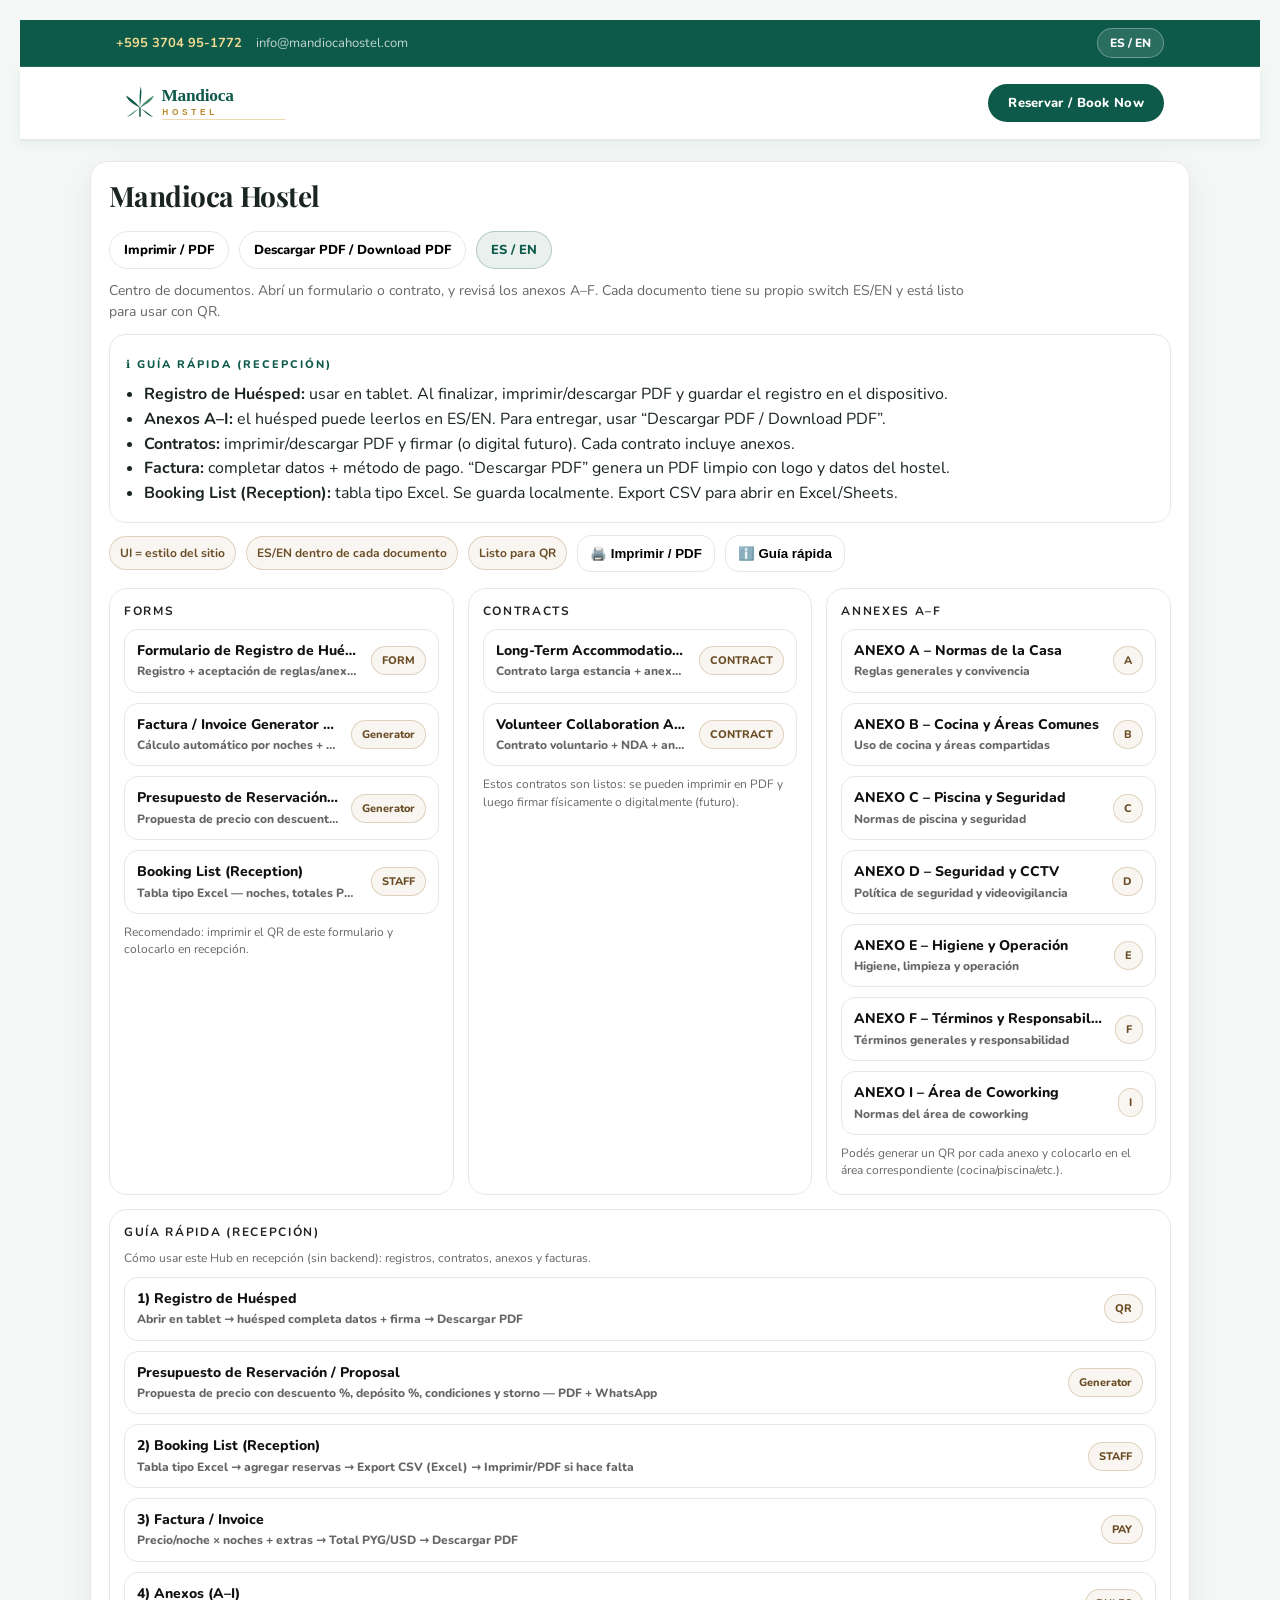
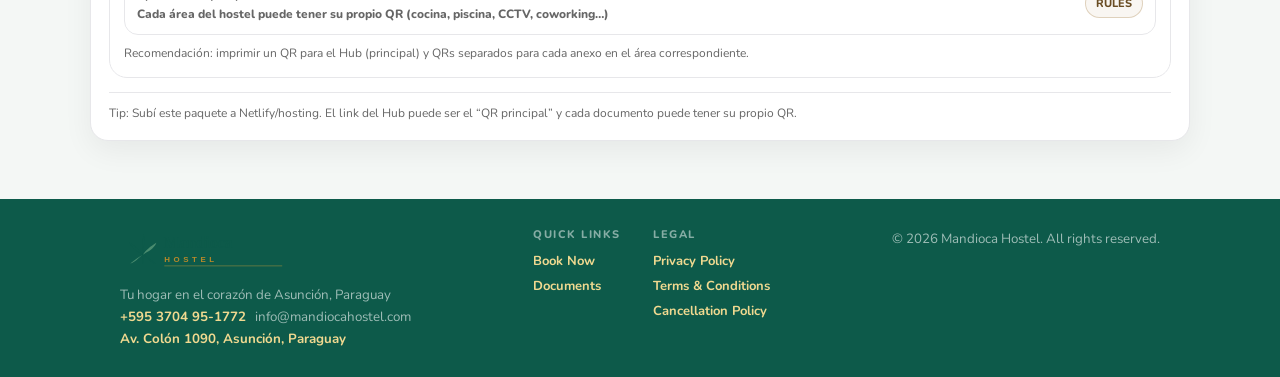
<file: index.html>
<!doctype html>
<html lang="es">
<head>
  <meta charset="utf-8" />
  <meta name="viewport" content="width=device-width,initial-scale=1" />
  <title>Document Hub – Mandioca Hostel</title>

  <!-- Shared site UI (same as other documents) -->
  <link rel="stylesheet" href="site-style.css" />
  <script src="config.js"></script>
  <script src="site-components.js" defer></script>

  <style>
    /* Hub-specific fixes to prevent cut-off on some viewports/in-app browsers */
    html, body { max-width: 100%; }
    body { overflow-x: hidden; }

    .hub-page { padding: 20px 14px 34px; }
    .hub-container { max-width: 1100px; margin: 0 auto; }

    .hub-hero{
      background: #fff;
      border: 1px solid var(--line, #e7e7ea);
      border-radius: 18px;
      padding: 18px;
      box-shadow: 0 10px 30px rgba(0,0,0,.06);
      overflow:hidden;
    }

    .hub-title{
      font-family: var(--serif, ui-serif);
      font-size: 28px;
      margin: 0;
      line-height: 1.12;
    }
    .hub-sub{
      margin: 10px 0 0;
      color: var(--muted, #666);
      line-height: 1.45;
      font-size: 14px;
      max-width: 880px;
    }

    .hub-meta{
      margin-top: 12px;
      display:flex;
      flex-wrap:wrap;
      gap:10px;
      align-items:center;
      min-width:0;
    }
    .hub-pill{
      display:inline-flex;
      align-items:center;
      gap:8px;
      padding: 8px 10px;
      border-radius: 999px;
      border: 1px solid rgba(176,141,87,.35);
      background: rgba(176,141,87,.08);
      color:#6a4d24;
      font-weight: 700;
      font-size: 12px;
      white-space:nowrap;
    }
    .hub-btn{
      display:inline-flex;
      align-items:center;
      justify-content:center;
      padding: 10px 12px;
      border-radius: 14px;
      border: 1px solid var(--line, #e7e7ea);
      background:#fff;
      cursor:pointer;
      font-weight: 800;
      gap:8px;
    }
    .hub-btn:hover{
      border-color: rgba(176,141,87,.55);
      box-shadow: 0 0 0 4px rgba(176,141,87,.10);
    }

    /* IMPORTANT: minmax(0,1fr) prevents overflow/cut-off */
    .hub-grid{
      display:grid;
      grid-template-columns: repeat(3, minmax(0, 1fr));
      gap: 14px;
      margin-top: 16px;
      width: 100%;
      min-width: 0;
    }
    /* 3 → 2 columns */
    @media (max-width: 1180px){
      .hub-grid{ grid-template-columns: repeat(2, minmax(0, 1fr)); }
    }
    /* 2 → 1 column */
    @media (max-width: 860px){
      .hub-grid{ grid-template-columns: minmax(0, 1fr); }
      .hub-title{ font-size: 24px; }
      .hub-hero{ padding: 14px; }
    }

    .hub-section{
      background:#fff;
      border: 1px solid var(--line, #e7e7ea);
      border-radius: 18px;
      padding: 14px;
      min-width: 0;
    }
    .hub-section h2{
      margin:0 0 10px;
      font-size: 12px;
      letter-spacing: .14em;
      text-transform: uppercase;
      color:#222;
    }

    .hub-links{ display:grid; gap:10px; min-width:0; }
    .hub-links a{
      display:flex;
      align-items:center;
      justify-content:space-between;
      gap:12px;
      padding: 12px 12px;
      border-radius: 14px;
      border: 1px solid var(--line, #e7e7ea);
      text-decoration:none;
      color: var(--ink, #111);
      font-weight: 800;
      background:#fff;
      min-width:0;
    }
    .hub-links a:hover{
      border-color: rgba(176,141,87,.55);
      box-shadow: 0 0 0 4px rgba(176,141,87,.10);
    }

    .hub-left{
      display:flex;
      flex-direction:column;
      gap:4px;
      min-width:0;
    }
    .hub-left .title{
      font-size: 14px;
      line-height:1.25;
      overflow:hidden;
      text-overflow:ellipsis;
      white-space:nowrap;
      min-width:0;
    }
    .hub-left .desc{
      font-size: 12px;
      color: var(--muted, #666);
      line-height:1.35;
      overflow:hidden;
      text-overflow:ellipsis;
      white-space:nowrap;
      min-width:0;
    }

    .tag{
      font-size: 11px;
      font-weight: 800;
      padding: 6px 10px;
      border-radius: 999px;
      border: 1px solid rgba(176,141,87,.35);
      background: rgba(176,141,87,.08);
      color:#6a4d24;
      white-space:nowrap;
      flex-shrink:0;
    }

    .hub-note{
      margin: 10px 0 0;
      color: var(--muted, #666);
      font-size: 12px;
      line-height: 1.45;
    }

    .hub-footer{
      margin-top: 14px;
      border-top: 1px solid var(--line, #e7e7ea);
      padding-top: 12px;
      color: var(--muted, #666);
      font-size: 12px;
      line-height: 1.45;
    }
  </style>
</head>

<body>
  <!-- site-components.js injects the same header/footer as other documents -->

  <main class="hub-page">
    <div class="hub-container">
      <section class="hub-hero">
        <h1 class="hub-title" data-tpl="PROPERTY_NAME">Mandioca Hostel</h1>
        <p class="hub-sub">
          Centro de documentos. Abrí un formulario o contrato, y revisá los anexos A–F.
          Cada documento tiene su propio switch ES/EN y está listo para usar con QR.
        </p>
      <div class="box" style="margin-top:14px;">
        <div class="section-title">ℹ️ Guía rápida (Recepción)</div>
        <ul style="margin:10px 0 0; padding-left:18px; line-height:1.55;">
          <li><b>Registro de Huésped:</b> usar en tablet. Al finalizar, imprimir/descargar PDF y guardar el registro en el dispositivo.</li>
          <li><b>Anexos A–I:</b> el huésped puede leerlos en ES/EN. Para entregar, usar “Descargar PDF / Download PDF”.</li>
          <li><b>Contratos:</b> imprimir/descargar PDF y firmar (o digital futuro). Cada contrato incluye anexos.</li>
          <li><b>Factura:</b> completar datos + método de pago. “Descargar PDF” genera un PDF limpio con logo y datos del hostel.</li>
          <li><b>Booking List (Reception):</b> tabla tipo Excel. Se guarda localmente. Export CSV para abrir en Excel/Sheets.</li>
        </ul>
      </div>


        <div class="hub-meta">
          <span class="hub-pill">UI = estilo del sitio</span>
          <span class="hub-pill">ES/EN dentro de cada documento</span>
          <span class="hub-pill">Listo para QR</span>
          <button class="hub-btn" type="button" onclick="window.print()">🖨️ Imprimir / PDF</button>
          <button class="hub-btn" type="button" onclick="document.getElementById('quickGuide').scrollIntoView({behavior:'smooth'})">ℹ️ Guía rápida</button>
        </div>

        <div class="hub-grid">

          <!-- FORMS -->
          <div class="hub-section">
            <h2>Forms</h2>
            <div class="hub-links">
              <a href="RegistroHostel.html">
                <div class="hub-left">
                  <div class="title">Formulario de Registro de Huésped</div>
                  <div class="desc">Registro + aceptación de reglas/anexos (ideal QR recepción)</div>
                </div>
                <span class="tag">FORM</span>
              </a>
              <a href="InvoiceGenerator.html">
                <div class="hub-left">
                  <div class="title">Factura / Invoice Generator (PYG + USD)</div>
                  <div class="desc">Cálculo automático por noches + extras, total en PYG y USD, listo para PDF</div>
                </div>
                <span class="tag">Generator</span>
              </a>
              <a href="ProposalGenerator.html">
                <div class="hub-left">
                  <div class="title">Presupuesto de Reservación / Proposal</div>
                  <div class="desc">Propuesta de precio con descuento %, depósito %, condiciones y storno — PDF + WhatsApp</div>
                </div>
                <span class="tag">Generator</span>
              </a>
              <a href="BookingList.html">
                <div class="hub-left">
                  <div class="title">Booking List (Reception)</div>
                  <div class="desc">Tabla tipo Excel — noches, totales PYG/USD, export CSV (guardado local)</div>
                </div>
                <span class="tag">STAFF</span>
              </a>

            </div>
            <p class="hub-note">
              Recomendado: imprimir el QR de este formulario y colocarlo en recepción.
            </p>
          </div>

          <!-- CONTRACTS -->
          <div class="hub-section">
            <h2>Contracts</h2>
            <div class="hub-links">
              <a href="LongTermAgreement_EN.html">
                <div class="hub-left">
                  <div class="title">Long-Term Accommodation Agreement</div>
                  <div class="desc">Contrato larga estancia + anexos + firma </div>
                </div>
                <span class="tag">CONTRACT</span>
              </a>

              <a href="volunteeragreement.html">
                <div class="hub-left">
                  <div class="title">Volunteer Collaboration Agreement</div>
                  <div class="desc">Contrato voluntario + NDA + anexos + 2 firmas </div>
                </div>
                <span class="tag">CONTRACT</span>
              </a>
            </div>
            <p class="hub-note">
              Estos contratos son listos: se pueden imprimir en PDF y luego firmar físicamente o digitalmente (futuro).
            </p>
          </div>

          <!-- ANNEXES -->
          <div class="hub-section">
            <h2>Annexes A–F</h2>
            <div class="hub-links">
              <a href="ANEXOA.html"><div class="hub-left"><div class="title">ANEXO A – Normas de la Casa</div><div class="desc">Reglas generales y convivencia</div></div><span class="tag">A</span></a>
              <a href="ANEXOB.html"><div class="hub-left"><div class="title">ANEXO B – Cocina y Áreas Comunes</div><div class="desc">Uso de cocina y áreas compartidas</div></div><span class="tag">B</span></a>
              <a href="ANNEXOC.html"><div class="hub-left"><div class="title">ANEXO C – Piscina y Seguridad</div><div class="desc">Normas de piscina y seguridad</div></div><span class="tag">C</span></a>
              <a href="ANEXOD.html"><div class="hub-left"><div class="title">ANEXO D – Seguridad y CCTV</div><div class="desc">Política de seguridad y videovigilancia</div></div><span class="tag">D</span></a>
              <a href="ANEXOE.html"><div class="hub-left"><div class="title">ANEXO E – Higiene y Operación</div><div class="desc">Higiene, limpieza y operación</div></div><span class="tag">E</span></a>
              <a href="ANNEXF.html"><div class="hub-left"><div class="title">ANEXO F – Términos y Responsabilidad</div><div class="desc">Términos generales y responsabilidad</div></div><span class="tag">F</span></a>
              <a href="ANNEXOI.html"><div class="hub-left"><div class="title">ANEXO I – Área de Coworking</div><div class="desc">Normas del área de coworking</div></div><span class="tag">I</span></a>
            </div>
            <p class="hub-note">
              Podés generar un QR por cada anexo y colocarlo en el área correspondiente (cocina/piscina/etc.).
            </p>
          </div>

        </div>

        <section id="quickGuide" class="hub-section" style="margin-top:14px;">
  <h2>Guía rápida (Recepción)</h2>

  <p class="hub-note" style="margin-bottom:10px;">
    Cómo usar este Hub en recepción (sin backend): registros, contratos, anexos y facturas.
  </p>

  <div class="hub-links">
    <a href="RegistroHostel.html">
      <div class="hub-left">
        <div class="title">1) Registro de Huésped</div>
        <div class="desc">Abrir en tablet → huésped completa datos + firma → Descargar PDF</div>
      </div>
      <span class="tag">QR</span>
    </a>

    <a href="ProposalGenerator.html">
                <div class="hub-left">
                  <div class="title">Presupuesto de Reservación / Proposal</div>
                  <div class="desc">Propuesta de precio con descuento %, depósito %, condiciones y storno — PDF + WhatsApp</div>
                </div>
                <span class="tag">Generator</span>
              </a>
              <a href="BookingList.html">
      <div class="hub-left">
        <div class="title">2) Booking List (Reception)</div>
        <div class="desc">Tabla tipo Excel → agregar reservas → Export CSV (Excel) → Imprimir/PDF si hace falta</div>
      </div>
      <span class="tag">STAFF</span>
    </a>

    <a href="InvoiceGenerator.html">
      <div class="hub-left">
        <div class="title">3) Factura / Invoice</div>
        <div class="desc">Precio/noche × noches + extras → Total PYG/USD → Descargar PDF</div>
      </div>
      <span class="tag">PAY</span>
    </a>

    <a href="ANEXOA.html">
      <div class="hub-left">
        <div class="title">4) Anexos (A–I)</div>
        <div class="desc">Cada área del hostel puede tener su propio QR (cocina, piscina, CCTV, coworking…)</div>
      </div>
      <span class="tag">RULES</span>
    </a>
  </div>

  <p class="hub-note" style="margin-top:10px;">
    Recomendación: imprimir un QR para el Hub (principal) y QRs separados para cada anexo en el área correspondiente.
  </p>
</section>

        <div class="hub-footer">
          Tip: Subí este paquete a Netlify/hosting. El link del Hub puede ser el “QR principal” y cada documento puede tener su propio QR.
        </div>
      </section>
    </div>
  </main>

  <script>
    // Preserve optional ?key=... across hub links (no password required; safe to keep).
    (function(){
      const params = new URLSearchParams(window.location.search);
      const key = params.get("key");
      if (!key) return;
      document.querySelectorAll('a[href$=".html"]').forEach(a=>{
        const url = new URL(a.getAttribute("href"), window.location.href);
        url.searchParams.set("key", key);
        a.setAttribute("href", url.pathname + url.search);
      });
    })();
  </script>
</body>
</html>
</file>
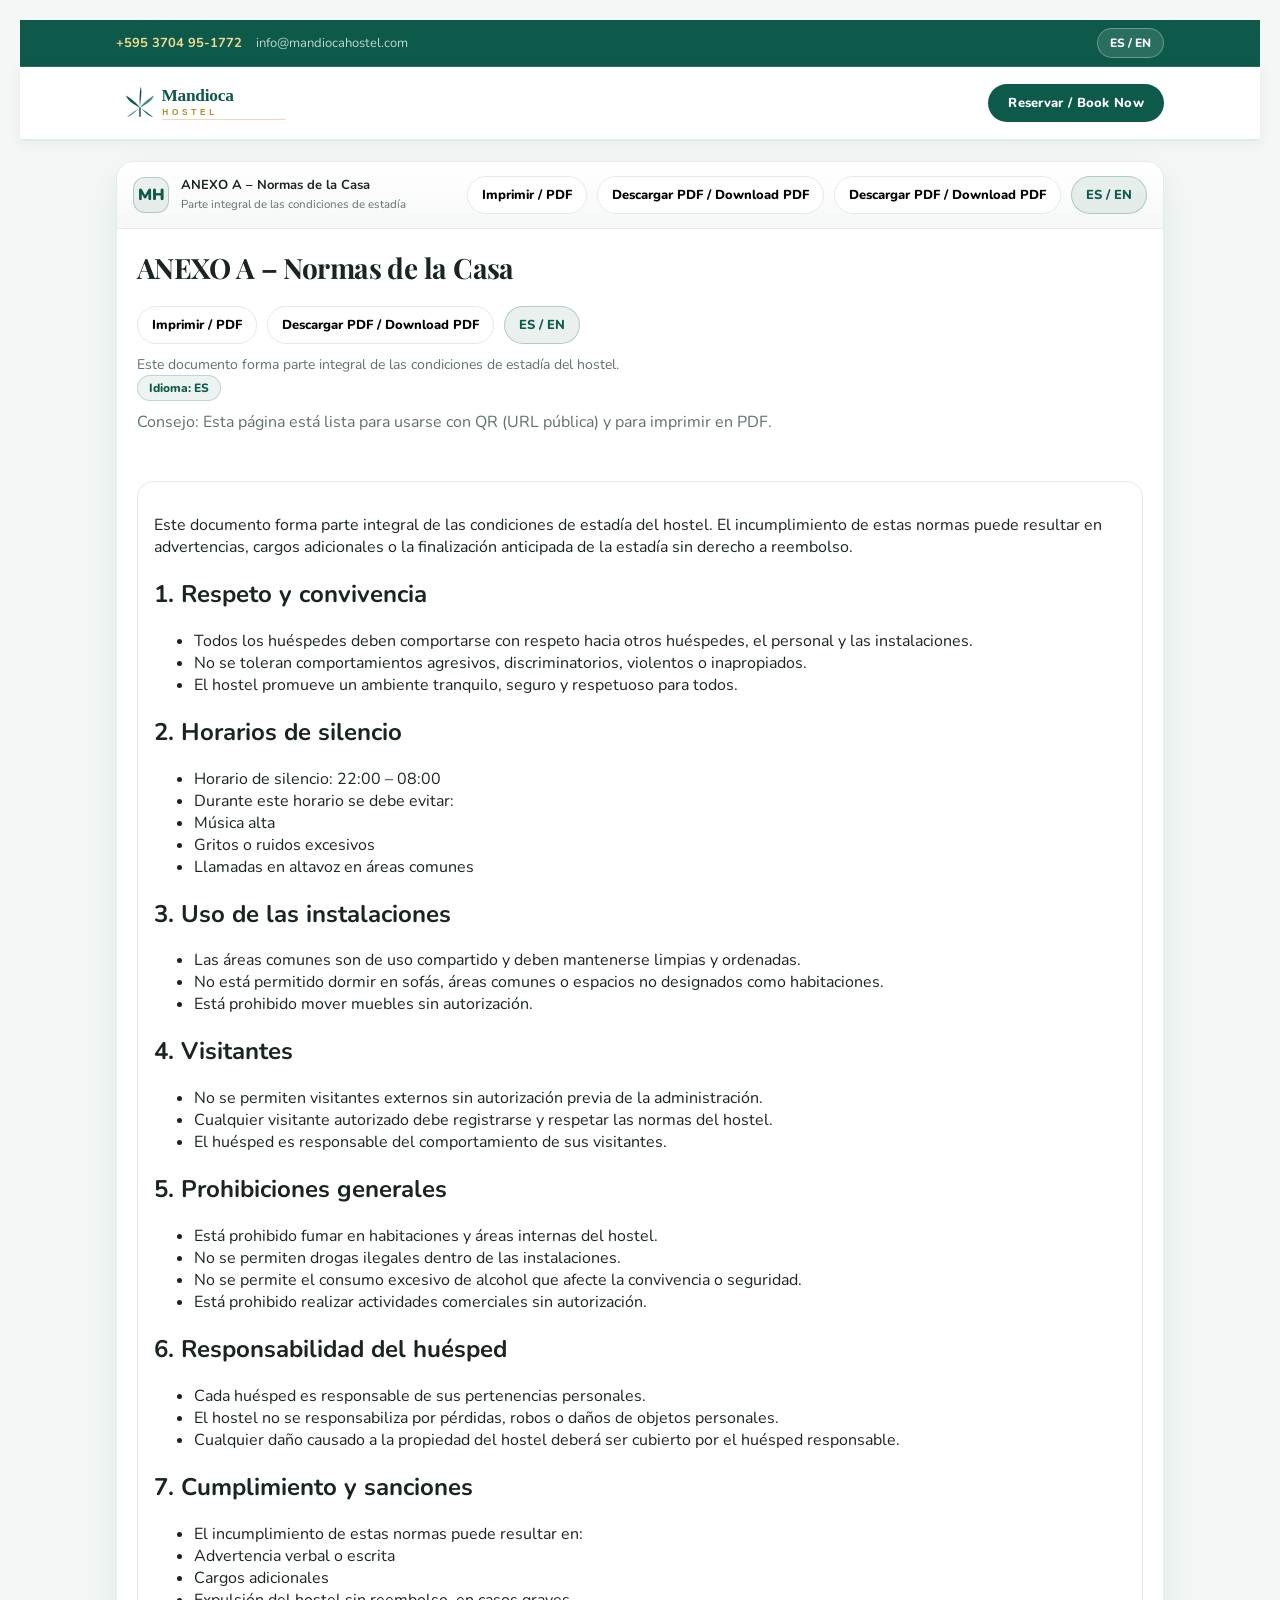
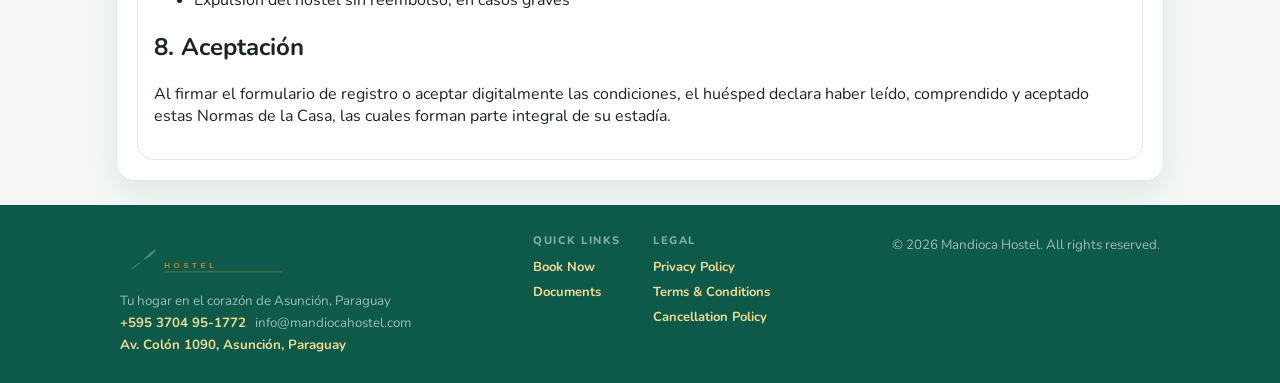
<file: ANEXOA.html>
<!doctype html>
<html lang="es">
<head>
  <meta charset="utf-8" />
  <meta name="viewport" content="width=device-width,initial-scale=1" />
  <title>ANEXO A – Normas de la Casa | ANNEX A – House Rules</title>
  

  <link rel="stylesheet" href="site-style.css"/>
  <script src="config.js"></script>
  <script src="site-components.js" defer></script>
</head>

<body>
  <div class="wrap">
    <div class="card">

      <div class="topbar">
        <div class="brand">
          <div class="logo">MH</div>
          <div class="meta">
            <b id="docTitle">ANEXO A – Normas de la Casa</b>
            <small id="docSub">Parte integral de las condiciones de estadía</small>
          </div>
        </div>

        <div class="actions">
          <button class="btn" type="button" onclick="window.print()">Imprimir / PDF</button>
          <button class="btn" type="button" onclick="downloadPDF()">Descargar PDF / Download PDF</button>
          
          <button class="btn primary" type="button" onclick="toggleLang()" id="langBtn">ES / EN</button>
        </div>
      </div>

      <header>
        <h1 id="h1">ANEXO A – Normas de la Casa</h1>
        <p class="subtitle" id="sub">
          Este documento forma parte integral de las condiciones de estadía del hostel.
        </p>

        <div class="langbar">
          <span class="pill" id="langPill">Idioma: ES</span>
        </div>

        <p class="note print-hide" id="hint" style="margin-top:10px;">
          Consejo: Esta página está lista para usarse con QR (URL pública) y para imprimir en PDF.
        </p>
      </header>

      <div class="content">
        <!-- ES -->
        <div id="es" class="box">
          <p>
            Este documento forma parte integral de las condiciones de estadía del hostel.
            El incumplimiento de estas normas puede resultar en advertencias, cargos adicionales o la finalización anticipada
            de la estadía sin derecho a reembolso.
          </p>

          <h2>1. Respeto y convivencia</h2>
          <ul>
            <li>Todos los huéspedes deben comportarse con respeto hacia otros huéspedes, el personal y las instalaciones.</li>
            <li>No se toleran comportamientos agresivos, discriminatorios, violentos o inapropiados.</li>
            <li>El hostel promueve un ambiente tranquilo, seguro y respetuoso para todos.</li>
          </ul>

          <h2>2. Horarios de silencio</h2>
          <ul>
            <li>Horario de silencio: 22:00 – 08:00</li>
            <li>Durante este horario se debe evitar:</li>
            <li>Música alta</li>
            <li>Gritos o ruidos excesivos</li>
            <li>Llamadas en altavoz en áreas comunes</li>
          </ul>

          <h2>3. Uso de las instalaciones</h2>
          <ul>
            <li>Las áreas comunes son de uso compartido y deben mantenerse limpias y ordenadas.</li>
            <li>No está permitido dormir en sofás, áreas comunes o espacios no designados como habitaciones.</li>
            <li>Está prohibido mover muebles sin autorización.</li>
          </ul>

          <h2>4. Visitantes</h2>
          <ul>
            <li>No se permiten visitantes externos sin autorización previa de la administración.</li>
            <li>Cualquier visitante autorizado debe registrarse y respetar las normas del hostel.</li>
            <li>El huésped es responsable del comportamiento de sus visitantes.</li>
          </ul>

          <h2>5. Prohibiciones generales</h2>
          <ul>
            <li>Está prohibido fumar en habitaciones y áreas internas del hostel.</li>
            <li>No se permiten drogas ilegales dentro de las instalaciones.</li>
            <li>No se permite el consumo excesivo de alcohol que afecte la convivencia o seguridad.</li>
            <li>Está prohibido realizar actividades comerciales sin autorización.</li>
          </ul>

          <h2>6. Responsabilidad del huésped</h2>
          <ul>
            <li>Cada huésped es responsable de sus pertenencias personales.</li>
            <li>El hostel no se responsabiliza por pérdidas, robos o daños de objetos personales.</li>
            <li>Cualquier daño causado a la propiedad del hostel deberá ser cubierto por el huésped responsable.</li>
          </ul>

          <h2>7. Cumplimiento y sanciones</h2>
          <ul>
            <li>El incumplimiento de estas normas puede resultar en:</li>
            <li>Advertencia verbal o escrita</li>
            <li>Cargos adicionales</li>
            <li>Expulsión del hostel sin reembolso, en casos graves</li>
          </ul>

          <h2>8. Aceptación</h2>
          <p>
            Al firmar el formulario de registro o aceptar digitalmente las condiciones, el huésped declara haber leído,
            comprendido y aceptado estas Normas de la Casa, las cuales forman parte integral de su estadía.
          </p>
        </div>

        <!-- EN -->
        <div id="en" class="box hidden">
          <p>
            This document forms an integral part of the hostel’s stay conditions.
            Failure to comply with these rules may result in warnings, additional charges, or early termination of the stay
            with no right to a refund.
          </p>

          <h2>1. Respect and coexistence</h2>
          <ul>
            <li>All guests must behave respectfully toward other guests, staff, and the facilities.</li>
            <li>Aggressive, discriminatory, violent, or inappropriate behavior will not be tolerated.</li>
            <li>The hostel promotes a calm, safe, and respectful environment for everyone.</li>
          </ul>

          <h2>2. Quiet hours</h2>
          <ul>
            <li>Quiet hours: 22:00 – 08:00</li>
            <li>During this time, please avoid:</li>
            <li>Loud music</li>
            <li>Shouting or excessive noise</li>
            <li>Speakerphone calls in common areas</li>
          </ul>

          <h2>3. Use of facilities</h2>
          <ul>
            <li>Common areas are shared and must be kept clean and tidy.</li>
            <li>Sleeping on sofas, in common areas, or in spaces not designated as bedrooms is not permitted.</li>
            <li>Moving furniture without authorization is prohibited.</li>
          </ul>

          <h2>4. Visitors</h2>
          <ul>
            <li>External visitors are not allowed without prior authorization from management.</li>
            <li>Any authorized visitor must register and comply with hostel rules.</li>
            <li>The guest is responsible for the behavior of their visitors.</li>
          </ul>

          <h2>5. General prohibitions</h2>
          <ul>
            <li>Smoking is prohibited in rooms and indoor areas of the hostel.</li>
            <li>Illegal drugs are not allowed on the premises.</li>
            <li>Excessive alcohol consumption that affects coexistence or safety is not permitted.</li>
            <li>Commercial activities are prohibited without authorization.</li>
          </ul>

          <h2>6. Guest responsibility</h2>
          <ul>
            <li>Each guest is responsible for their personal belongings.</li>
            <li>The hostel is not responsible for loss, theft, or damage of personal items.</li>
            <li>Any damage caused to hostel property must be paid by the responsible guest.</li>
          </ul>

          <h2>7. Compliance and sanctions</h2>
          <ul>
            <li>Failure to comply with these rules may result in:</li>
            <li>Verbal or written warning</li>
            <li>Additional charges</li>
            <li>Expulsion from the hostel without refund in serious cases</li>
          </ul>

          <h2>8. Acceptance</h2>
          <p>
            By signing the registration form or digitally accepting the conditions, the guest declares they have read,
            understood, and accepted these House Rules, which form an integral part of their stay.
          </p>
        </div>

      </div>
    </div>
  </div>

  <script>
    let lang = "es";

    function setLabels() {
      const pill = document.getElementById("langPill");
      const title = document.getElementById("docTitle");
      const h1 = document.getElementById("h1");
      const sub = document.getElementById("sub");
      const docSub = document.getElementById("docSub");
      const hint = document.getElementById("hint");

      if (lang === "es") {
        pill.textContent = "Idioma: ES";
        title.textContent = "ANEXO A – Normas de la Casa";
        h1.textContent = "ANEXO A – Normas de la Casa";
        sub.textContent = "Este documento forma parte integral de las condiciones de estadía del hostel.";
        docSub.textContent = "Parte integral de las condiciones de estadía";
        hint.textContent = "Consejo: Esta página está lista para usarse con QR (URL pública) y para imprimir en PDF.";
      } else {
        pill.textContent = "Language: EN";
        title.textContent = "ANNEX A – House Rules";
        h1.textContent = "ANNEX A – House Rules";
        sub.textContent = "This document forms an integral part of the hostel’s stay conditions.";
        docSub.textContent = "Integral part of stay conditions";
        hint.textContent = "Tip: This page is ready for QR (public URL) and for printing to PDF.";
      }
    }

    function toggleLang(){
      lang = (lang === "es") ? "en" : "es";
      document.getElementById("es").classList.toggle("hidden", lang !== "es");
      document.getElementById("en").classList.toggle("hidden", lang !== "en");
      setLabels();
    }

    setLabels();
  </script>
</body>
</html>
</file>
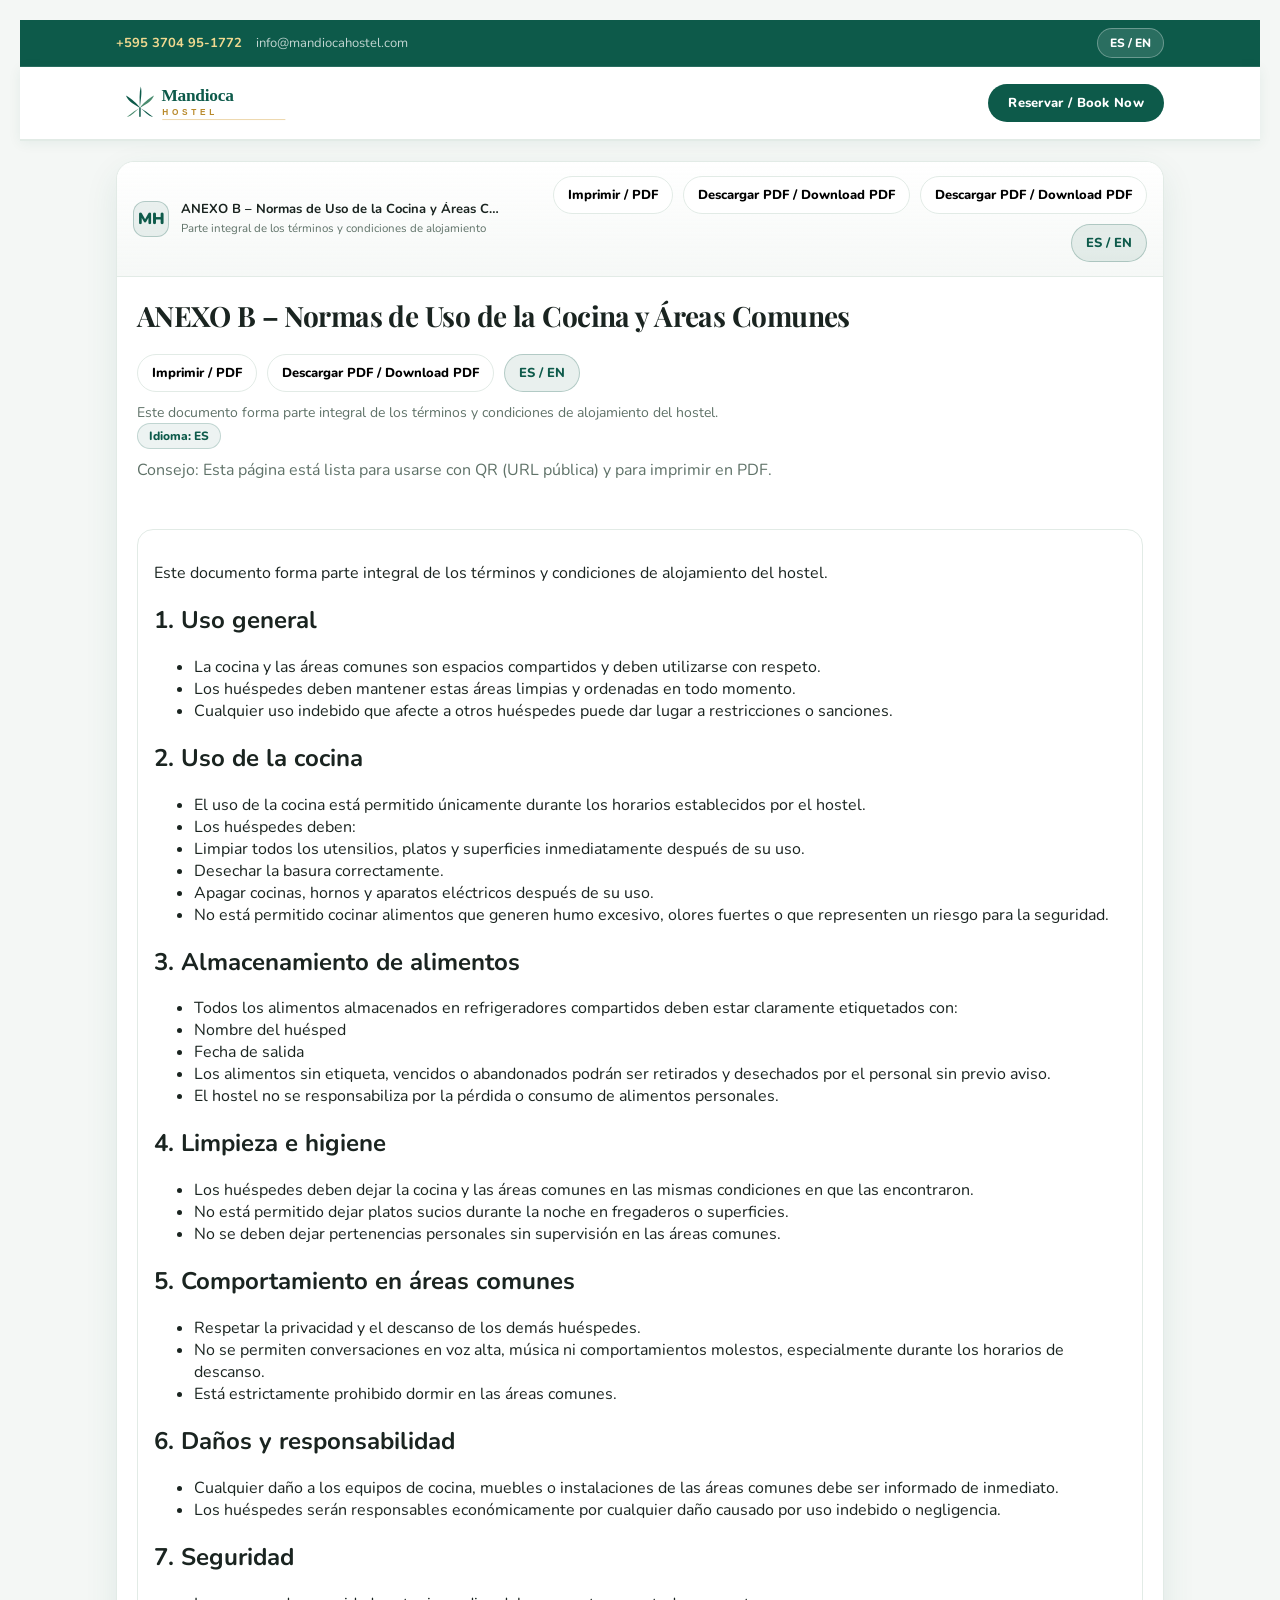
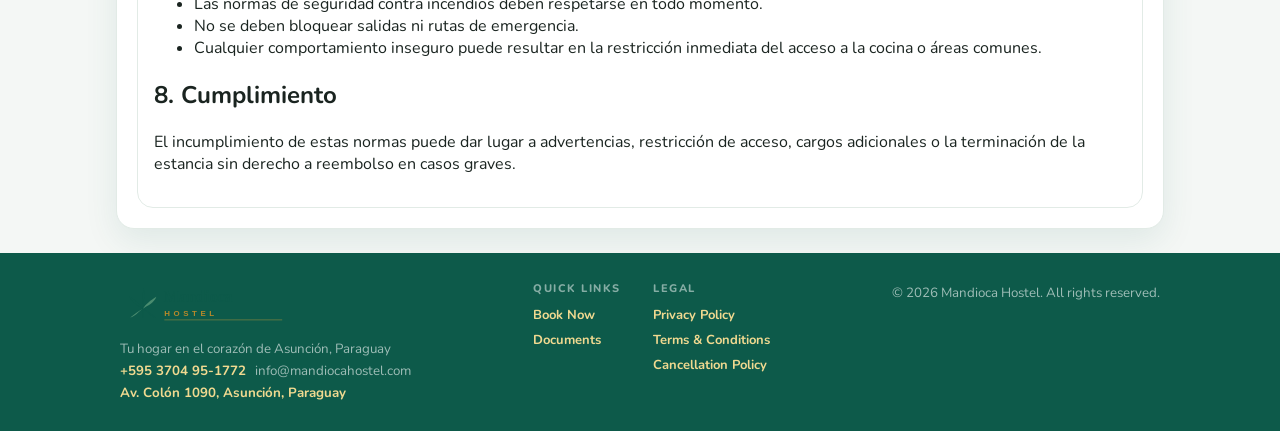
<file: ANEXOB.html>
<!doctype html>
<html lang="es">
<head>
  <meta charset="utf-8" />
  <meta name="viewport" content="width=device-width,initial-scale=1" />
  <title>ANEXO B – Cocina y Áreas Comunes | ANNEX B – Kitchen & Common Areas</title>
  

  <link rel="stylesheet" href="site-style.css"/>
  <script src="config.js"></script>
  <script src="site-components.js" defer></script>
</head>

<body>
  <div class="wrap">
    <div class="card">
      <div class="topbar">
        <div class="brand">
          <div class="logo">MH</div>
          <div class="meta">
            <b id="docTitle">ANEXO B – Normas de Uso de la Cocina y Áreas Comunes</b>
            <small id="docSub">Parte integral de los términos y condiciones de alojamiento</small>
          </div>
        </div>

        <div class="actions">
          <button class="btn" type="button" onclick="window.print()">Imprimir / PDF</button>
          <button class="btn" type="button" onclick="downloadPDF()">Descargar PDF / Download PDF</button>
          
          <button class="btn primary" type="button" onclick="toggleLang()" id="langBtn">ES / EN</button>
        </div>
      </div>

      <header>
        <h1 id="h1">ANEXO B – Normas de Uso de la Cocina y Áreas Comunes</h1>
        <p class="subtitle" id="sub">
          Este documento forma parte integral de los términos y condiciones de alojamiento del hostel.
        </p>

        <div class="langbar">
          <span class="pill" id="langPill">Idioma: ES</span>
        </div>

        <p class="note print-hide" id="hint" style="margin-top:10px;">
          Consejo: Esta página está lista para usarse con QR (URL pública) y para imprimir en PDF.
        </p>
      </header>

      <div class="content">
        <!-- ES -->
        <div id="es" class="box">
          <p>
            Este documento forma parte integral de los términos y condiciones de alojamiento del hostel.
          </p>

          <h2>1. Uso general</h2>
          <ul>
            <li>La cocina y las áreas comunes son espacios compartidos y deben utilizarse con respeto.</li>
            <li>Los huéspedes deben mantener estas áreas limpias y ordenadas en todo momento.</li>
            <li>Cualquier uso indebido que afecte a otros huéspedes puede dar lugar a restricciones o sanciones.</li>
          </ul>

          <h2>2. Uso de la cocina</h2>
          <ul>
            <li>El uso de la cocina está permitido únicamente durante los horarios establecidos por el hostel.</li>
            <li>Los huéspedes deben:</li>
            <li>Limpiar todos los utensilios, platos y superficies inmediatamente después de su uso.</li>
            <li>Desechar la basura correctamente.</li>
            <li>Apagar cocinas, hornos y aparatos eléctricos después de su uso.</li>
            <li>No está permitido cocinar alimentos que generen humo excesivo, olores fuertes o que representen un riesgo para la seguridad.</li>
          </ul>

          <h2>3. Almacenamiento de alimentos</h2>
          <ul>
            <li>Todos los alimentos almacenados en refrigeradores compartidos deben estar claramente etiquetados con:</li>
            <li>Nombre del huésped</li>
            <li>Fecha de salida</li>
            <li>Los alimentos sin etiqueta, vencidos o abandonados podrán ser retirados y desechados por el personal sin previo aviso.</li>
            <li>El hostel no se responsabiliza por la pérdida o consumo de alimentos personales.</li>
          </ul>

          <h2>4. Limpieza e higiene</h2>
          <ul>
            <li>Los huéspedes deben dejar la cocina y las áreas comunes en las mismas condiciones en que las encontraron.</li>
            <li>No está permitido dejar platos sucios durante la noche en fregaderos o superficies.</li>
            <li>No se deben dejar pertenencias personales sin supervisión en las áreas comunes.</li>
          </ul>

          <h2>5. Comportamiento en áreas comunes</h2>
          <ul>
            <li>Respetar la privacidad y el descanso de los demás huéspedes.</li>
            <li>No se permiten conversaciones en voz alta, música ni comportamientos molestos, especialmente durante los horarios de descanso.</li>
            <li>Está estrictamente prohibido dormir en las áreas comunes.</li>
          </ul>

          <h2>6. Daños y responsabilidad</h2>
          <ul>
            <li>Cualquier daño a los equipos de cocina, muebles o instalaciones de las áreas comunes debe ser informado de inmediato.</li>
            <li>Los huéspedes serán responsables económicamente por cualquier daño causado por uso indebido o negligencia.</li>
          </ul>

          <h2>7. Seguridad</h2>
          <ul>
            <li>Las normas de seguridad contra incendios deben respetarse en todo momento.</li>
            <li>No se deben bloquear salidas ni rutas de emergencia.</li>
            <li>Cualquier comportamiento inseguro puede resultar en la restricción inmediata del acceso a la cocina o áreas comunes.</li>
          </ul>

          <h2>8. Cumplimiento</h2>
          <p>
            El incumplimiento de estas normas puede dar lugar a advertencias, restricción de acceso, cargos adicionales
            o la terminación de la estancia sin derecho a reembolso en casos graves.
          </p>
        </div>

        <!-- EN -->
        <div id="en" class="box hidden">
          <p>
            This document is an integral part of the hostel’s terms and conditions of accommodation.
          </p>

          <h2>1. General use</h2>
          <ul>
            <li>The kitchen and common areas are shared spaces and must be used respectfully.</li>
            <li>Guests must keep these areas clean and tidy at all times.</li>
            <li>Any misuse that affects other guests may result in restrictions or sanctions.</li>
          </ul>

          <h2>2. Kitchen use</h2>
          <ul>
            <li>Use of the kitchen is permitted only during the hours established by the hostel.</li>
            <li>Guests must:</li>
            <li>Clean all utensils, dishes, and surfaces immediately after use.</li>
            <li>Dispose of rubbish properly.</li>
            <li>Turn off stoves, ovens, and electrical appliances after use.</li>
            <li>Cooking food that creates excessive smoke, strong odors, or represents a safety risk is not permitted.</li>
          </ul>

          <h2>3. Food storage</h2>
          <ul>
            <li>All food stored in shared refrigerators must be clearly labeled with:</li>
            <li>Guest’s name</li>
            <li>Check-out date</li>
            <li>Unlabeled, expired, or abandoned food may be removed and disposed of by staff without prior notice.</li>
            <li>The hostel is not responsible for loss of or consumption of personal food items.</li>
          </ul>

          <h2>4. Cleaning and hygiene</h2>
          <ul>
            <li>Guests must leave the kitchen and common areas in the same condition as they found them.</li>
            <li>Leaving dirty dishes overnight in sinks or on surfaces is not permitted.</li>
            <li>Personal belongings must not be left unattended in common areas.</li>
          </ul>

          <h2>5. Behavior in common areas</h2>
          <ul>
            <li>Respect the privacy and rest of other guests.</li>
            <li>Loud conversations, music, or disruptive behavior are not allowed, especially during rest hours.</li>
            <li>Sleeping in common areas is strictly prohibited.</li>
          </ul>

          <h2>6. Damage and liability</h2>
          <ul>
            <li>Any damage to kitchen equipment, furniture, or common-area facilities must be reported immediately.</li>
            <li>Guests are financially responsible for any damage caused by misuse or negligence.</li>
          </ul>

          <h2>7. Safety</h2>
          <ul>
            <li>Fire safety rules must be respected at all times.</li>
            <li>Emergency exits and routes must not be blocked.</li>
            <li>Any unsafe behavior may result in immediate restriction of access to the kitchen or common areas.</li>
          </ul>

          <h2>8. Compliance</h2>
          <p>
            Failure to comply with these rules may result in warnings, restriction of access, additional charges,
            or termination of the stay without refund in serious cases.
          </p>
        </div>
      </div>
    </div>
  </div>

  <script>
    let lang = "es";

    function setLabels(){
      const pill = document.getElementById("langPill");
      const title = document.getElementById("docTitle");
      const h1 = document.getElementById("h1");
      const sub = document.getElementById("sub");
      const docSub = document.getElementById("docSub");
      const hint = document.getElementById("hint");

      if (lang === "es"){
        pill.textContent = "Idioma: ES";
        title.textContent = "ANEXO B – Normas de Uso de la Cocina y Áreas Comunes";
        h1.textContent = "ANEXO B – Normas de Uso de la Cocina y Áreas Comunes";
        sub.textContent = "Este documento forma parte integral de los términos y condiciones de alojamiento del hostel.";
        docSub.textContent = "Parte integral de los términos y condiciones de alojamiento";
        hint.textContent = "Consejo: Esta página está lista para usarse con QR (URL pública) y para imprimir en PDF.";
      } else {
        pill.textContent = "Language: EN";
        title.textContent = "ANNEX B – Kitchen & Common Areas Rules";
        h1.textContent = "ANNEX B – Kitchen & Common Areas Rules";
        sub.textContent = "This document is an integral part of the hostel’s terms and conditions of accommodation.";
        docSub.textContent = "Integral part of the terms and conditions";
        hint.textContent = "Tip: This page is ready for QR (public URL) and for printing to PDF.";
      }
    }

    function toggleLang(){
      lang = (lang === "es") ? "en" : "es";
      document.getElementById("es").classList.toggle("hidden", lang !== "es");
      document.getElementById("en").classList.toggle("hidden", lang !== "en");
      setLabels();
    }

    setLabels();
  </script>
</body>
</html>
</file>
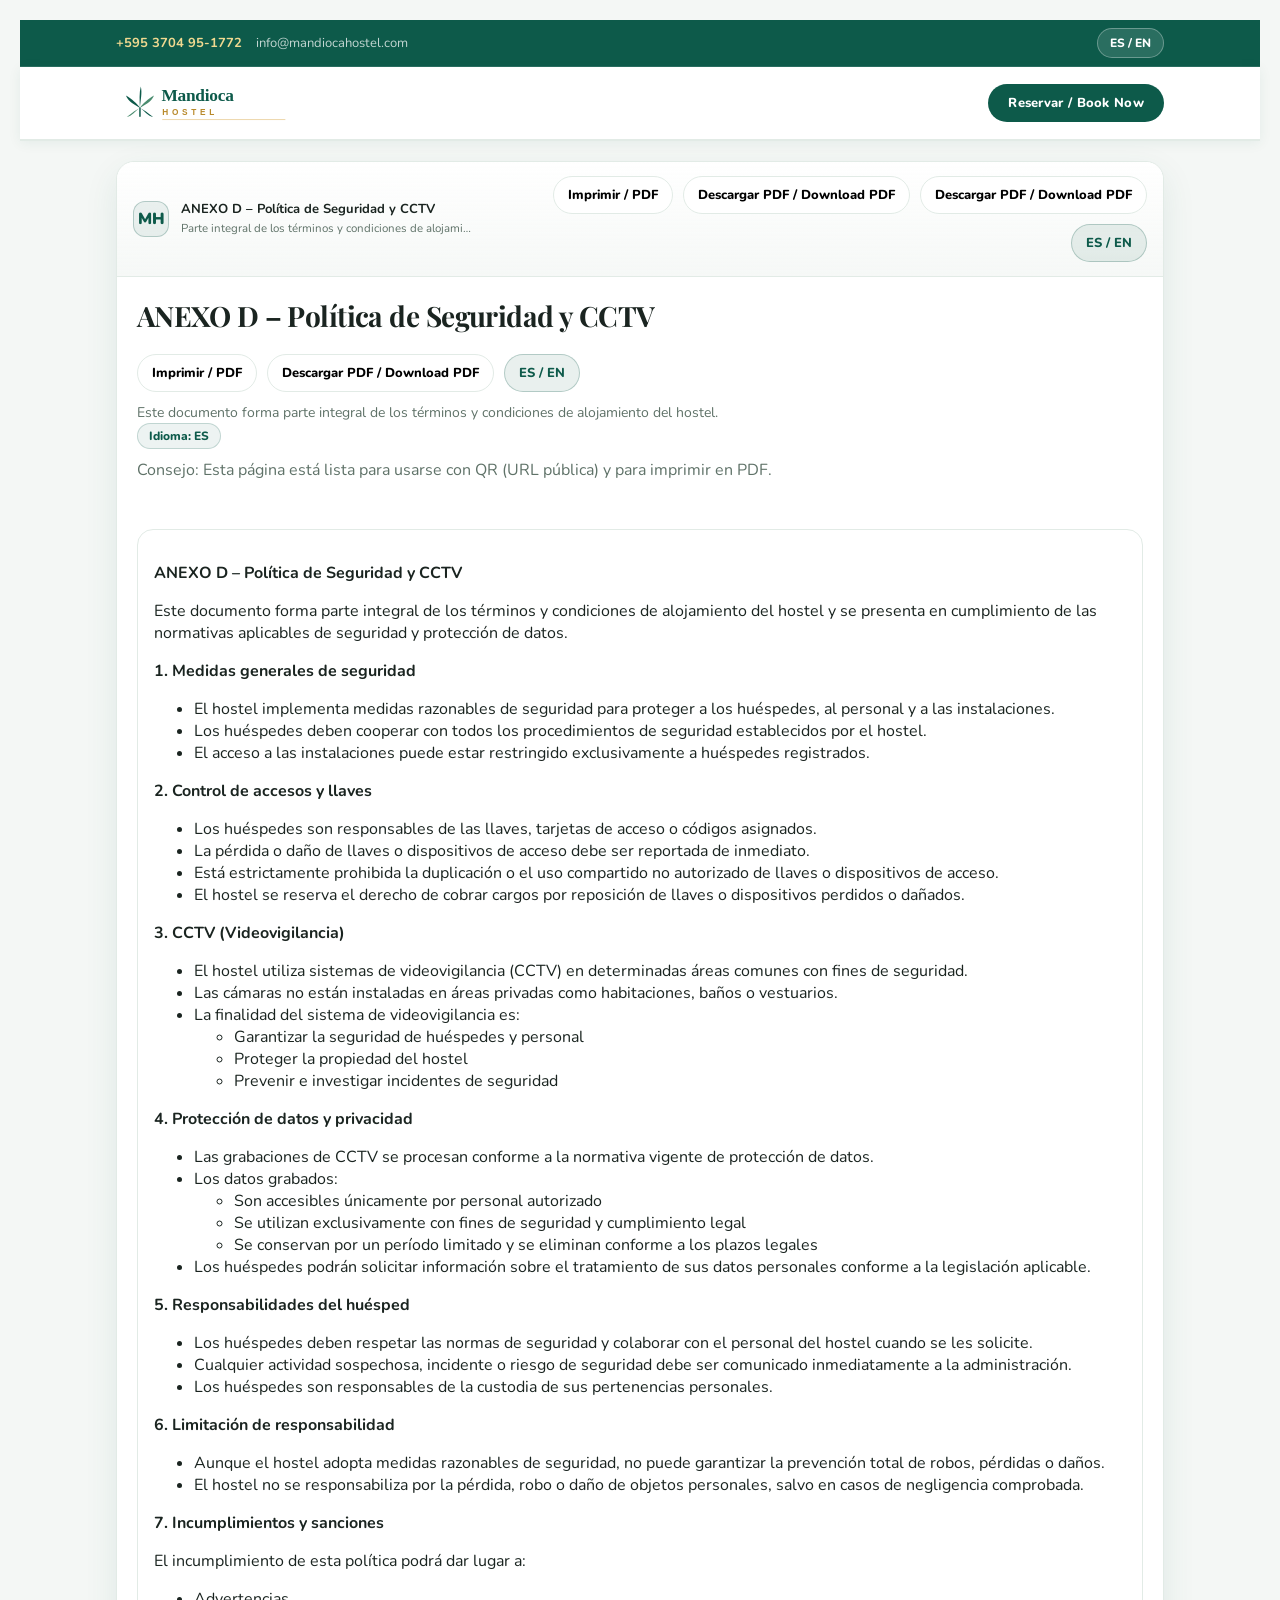
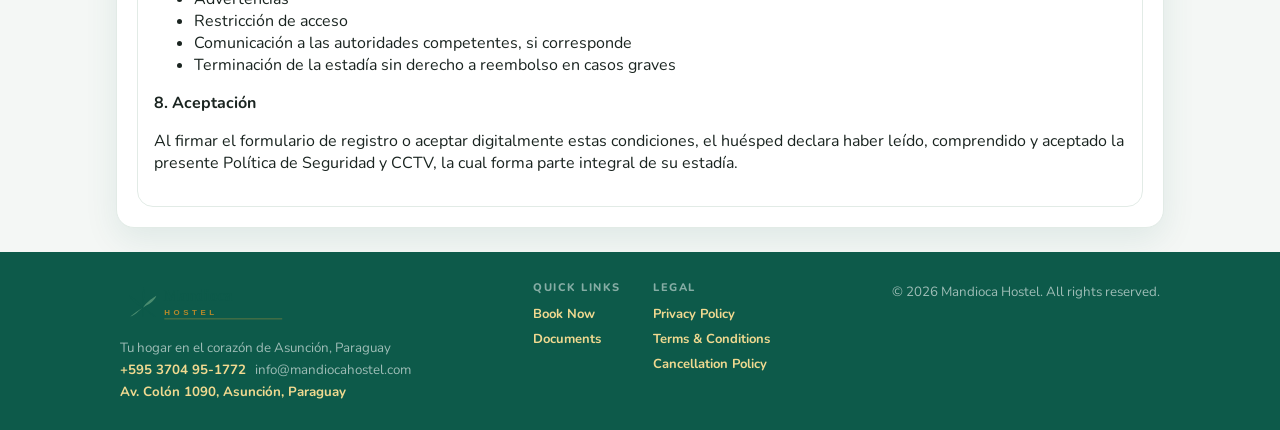
<file: ANEXOD.html>
<!doctype html>
<html lang="es">
<head>
  <meta charset="utf-8" />
  <meta name="viewport" content="width=device-width,initial-scale=1" />
  <title>ANEXO D – Política de Seguridad y CCTV | ANNEX D – Security Policy & CCTV</title>
  

  <link rel="stylesheet" href="site-style.css"/>
  <script src="config.js"></script>
  <script src="site-components.js" defer></script>
</head>

<body>
  <div class="wrap">
    <div class="card">

      <div class="topbar">
        <div class="brand">
          <div class="logo">MH</div>
          <div class="meta">
            <b id="docTitle">ANEXO D – Política de Seguridad y CCTV</b>
            <small id="docSub">Parte integral de los términos y condiciones de alojamiento</small>
          </div>
        </div>

        <div class="actions">
          <button class="btn" type="button" onclick="window.print()">Imprimir / PDF</button>
          <button class="btn" type="button" onclick="downloadPDF()">Descargar PDF / Download PDF</button>
          
          <button class="btn primary" type="button" onclick="toggleLang()">ES / EN</button>
        </div>
      </div>

      <header>
        <h1 id="h1">ANEXO D – Política de Seguridad y CCTV</h1>
        <p class="subtitle" id="sub">Este documento forma parte integral de los términos y condiciones de alojamiento del hostel.</p>

        <div class="langbar">
          <span class="pill" id="langPill">Idioma: ES</span>
        </div>

        <p class="note print-hide" id="hint" style="margin-top:10px;">
          Consejo: Esta página está lista para usarse con QR (URL pública) y para imprimir en PDF.
        </p>
      </header>

      <div class="content">
        <!-- ES (EXACTO 1:1 DEL PDF) -->
        <div id="es" class="box">
          <p><strong>ANEXO D – Política de Seguridad y CCTV</strong></p>
          <p>
            Este documento forma parte integral de los términos y condiciones de alojamiento del hostel y se presenta en cumplimiento
            de las normativas aplicables de seguridad y protección de datos.
          </p>

          <p><strong>1. Medidas generales de seguridad</strong></p>
          <ul>
            <li>El hostel implementa medidas razonables de seguridad para proteger a los huéspedes, al personal y a las instalaciones.</li>
            <li>Los huéspedes deben cooperar con todos los procedimientos de seguridad establecidos por el hostel.</li>
            <li>El acceso a las instalaciones puede estar restringido exclusivamente a huéspedes registrados.</li>
          </ul>

          <p><strong>2. Control de accesos y llaves</strong></p>
          <ul>
            <li>Los huéspedes son responsables de las llaves, tarjetas de acceso o códigos asignados.</li>
            <li>La pérdida o daño de llaves o dispositivos de acceso debe ser reportada de inmediato.</li>
            <li>Está estrictamente prohibida la duplicación o el uso compartido no autorizado de llaves o dispositivos de acceso.</li>
            <li>El hostel se reserva el derecho de cobrar cargos por reposición de llaves o dispositivos perdidos o dañados.</li>
          </ul>

          <p><strong>3. CCTV (Videovigilancia)</strong></p>
          <ul>
            <li>El hostel utiliza sistemas de videovigilancia (CCTV) en determinadas áreas comunes con fines de seguridad.</li>
            <li>Las cámaras no están instaladas en áreas privadas como habitaciones, baños o vestuarios.</li>
            <li>La finalidad del sistema de videovigilancia es:</li>
            <ul>
              <li>Garantizar la seguridad de huéspedes y personal</li>
              <li>Proteger la propiedad del hostel</li>
              <li>Prevenir e investigar incidentes de seguridad</li>
            </ul>
          </ul>

          <p><strong>4. Protección de datos y privacidad</strong></p>
          <ul>
            <li>Las grabaciones de CCTV se procesan conforme a la normativa vigente de protección de datos.</li>
            <li>Los datos grabados:</li>
            <ul>
              <li>Son accesibles únicamente por personal autorizado</li>
              <li>Se utilizan exclusivamente con fines de seguridad y cumplimiento legal</li>
              <li>Se conservan por un período limitado y se eliminan conforme a los plazos legales</li>
            </ul>
            <li>Los huéspedes podrán solicitar información sobre el tratamiento de sus datos personales conforme a la legislación aplicable.</li>
          </ul>

          <p><strong>5. Responsabilidades del huésped</strong></p>
          <ul>
            <li>Los huéspedes deben respetar las normas de seguridad y colaborar con el personal del hostel cuando se les solicite.</li>
            <li>Cualquier actividad sospechosa, incidente o riesgo de seguridad debe ser comunicado inmediatamente a la administración.</li>
            <li>Los huéspedes son responsables de la custodia de sus pertenencias personales.</li>
          </ul>

          <p><strong>6. Limitación de responsabilidad</strong></p>
          <ul>
            <li>Aunque el hostel adopta medidas razonables de seguridad, no puede garantizar la prevención total de robos, pérdidas o daños.</li>
            <li>El hostel no se responsabiliza por la pérdida, robo o daño de objetos personales, salvo en casos de negligencia comprobada.</li>
          </ul>

          <p><strong>7. Incumplimientos y sanciones</strong></p>
          <p>El incumplimiento de esta política podrá dar lugar a:</p>
          <ul>
            <li>Advertencias</li>
            <li>Restricción de acceso</li>
            <li>Comunicación a las autoridades competentes, si corresponde</li>
            <li>Terminación de la estadía sin derecho a reembolso en casos graves</li>
          </ul>

          <p><strong>8. Aceptación</strong></p>
          <p>
            Al firmar el formulario de registro o aceptar digitalmente estas condiciones, el huésped declara haber leído,
            comprendido y aceptado la presente Política de Seguridad y CCTV, la cual forma parte integral de su estadía.
          </p>
        </div>

        <!-- EN (TRANSLATION) -->
        <div id="en" class="box hidden">
          <p><strong>ANNEX D – Security Policy and CCTV</strong></p>
          <p>
            This document forms an integral part of the hostel’s terms and conditions of accommodation and is presented in compliance
            with applicable security and data protection regulations.
          </p>

          <p><strong>1. General security measures</strong></p>
          <ul>
            <li>The hostel implements reasonable security measures to protect guests, staff, and facilities.</li>
            <li>Guests must cooperate with all security procedures established by the hostel.</li>
            <li>Access to the facilities may be restricted exclusively to registered guests.</li>
          </ul>

          <p><strong>2. Access control and keys</strong></p>
          <ul>
            <li>Guests are responsible for assigned keys, access cards, or codes.</li>
            <li>Loss or damage of keys or access devices must be reported immediately.</li>
            <li>Unauthorized duplication or sharing of keys or access devices is strictly prohibited.</li>
            <li>The hostel reserves the right to charge replacement fees for lost or damaged keys/devices.</li>
          </ul>

          <p><strong>3. CCTV (Video surveillance)</strong></p>
          <ul>
            <li>The hostel uses CCTV systems in certain common areas for security purposes.</li>
            <li>Cameras are not installed in private areas such as rooms, bathrooms, or changing rooms.</li>
            <li>The purpose of video surveillance is to:</li>
            <ul>
              <li>Ensure the safety of guests and staff</li>
              <li>Protect hostel property</li>
              <li>Prevent and investigate security incidents</li>
            </ul>
          </ul>

          <p><strong>4. Data protection and privacy</strong></p>
          <ul>
            <li>CCTV recordings are processed in accordance with applicable data protection regulations.</li>
            <li>Recorded data:</li>
            <ul>
              <li>Is accessible only to authorized staff</li>
              <li>Is used exclusively for security and legal compliance purposes</li>
              <li>Is retained for a limited period and deleted in accordance with legal retention periods</li>
            </ul>
            <li>Guests may request information about the processing of their personal data in accordance with applicable law.</li>
          </ul>

          <p><strong>5. Guest responsibilities</strong></p>
          <ul>
            <li>Guests must respect security rules and cooperate with hostel staff when requested.</li>
            <li>Any suspicious activity, incident, or security risk must be reported immediately to management.</li>
            <li>Guests are responsible for safeguarding their personal belongings.</li>
          </ul>

          <p><strong>6. Limitation of liability</strong></p>
          <ul>
            <li>Although the hostel adopts reasonable security measures, it cannot guarantee total prevention of theft, loss, or damage.</li>
            <li>The hostel is not responsible for loss, theft, or damage to personal items, except in cases of proven negligence.</li>
          </ul>

          <p><strong>7. Breaches and sanctions</strong></p>
          <p>Failure to comply with this policy may result in:</p>
          <ul>
            <li>Warnings</li>
            <li>Access restriction</li>
            <li>Notification to competent authorities, if applicable</li>
            <li>Termination of the stay without the right to a refund in serious cases</li>
          </ul>

          <p><strong>8. Acceptance</strong></p>
          <p>
            By signing the registration form or digitally accepting these conditions, the guest declares that they have read,
            understood, and accepted this Security Policy and CCTV, which forms an integral part of their stay.
          </p>
        </div>

      </div>
    </div>
  </div>

  <script>
    let lang = "es";

    function setLabels(){
      const pill = document.getElementById("langPill");
      const title = document.getElementById("docTitle");
      const h1 = document.getElementById("h1");
      const sub = document.getElementById("sub");
      const docSub = document.getElementById("docSub");
      const hint = document.getElementById("hint");

      if (lang === "es"){
        pill.textContent = "Idioma: ES";
        title.textContent = "ANEXO D – Política de Seguridad y CCTV";
        h1.textContent = "ANEXO D – Política de Seguridad y CCTV";
        sub.textContent = "Este documento forma parte integral de los términos y condiciones de alojamiento del hostel.";
        docSub.textContent = "Parte integral de los términos y condiciones de alojamiento";
        hint.textContent = "Consejo: Esta página está lista para usarse con QR (URL pública) y para imprimir en PDF.";
      } else {
        pill.textContent = "Language: EN";
        title.textContent = "ANNEX D – Security Policy and CCTV";
        h1.textContent = "ANNEX D – Security Policy and CCTV";
        sub.textContent = "This document forms an integral part of the hostel’s terms and conditions of accommodation.";
        docSub.textContent = "Integral part of the terms and conditions";
        hint.textContent = "Tip: This page is ready for QR (public URL) and for printing to PDF.";
      }
    }

    function toggleLang(){
      lang = (lang === "es") ? "en" : "es";
      document.getElementById("es").classList.toggle("hidden", lang !== "es");
      document.getElementById("en").classList.toggle("hidden", lang !== "en");
      setLabels();
    }

    setLabels();
  </script>
</body>
</html>
</file>
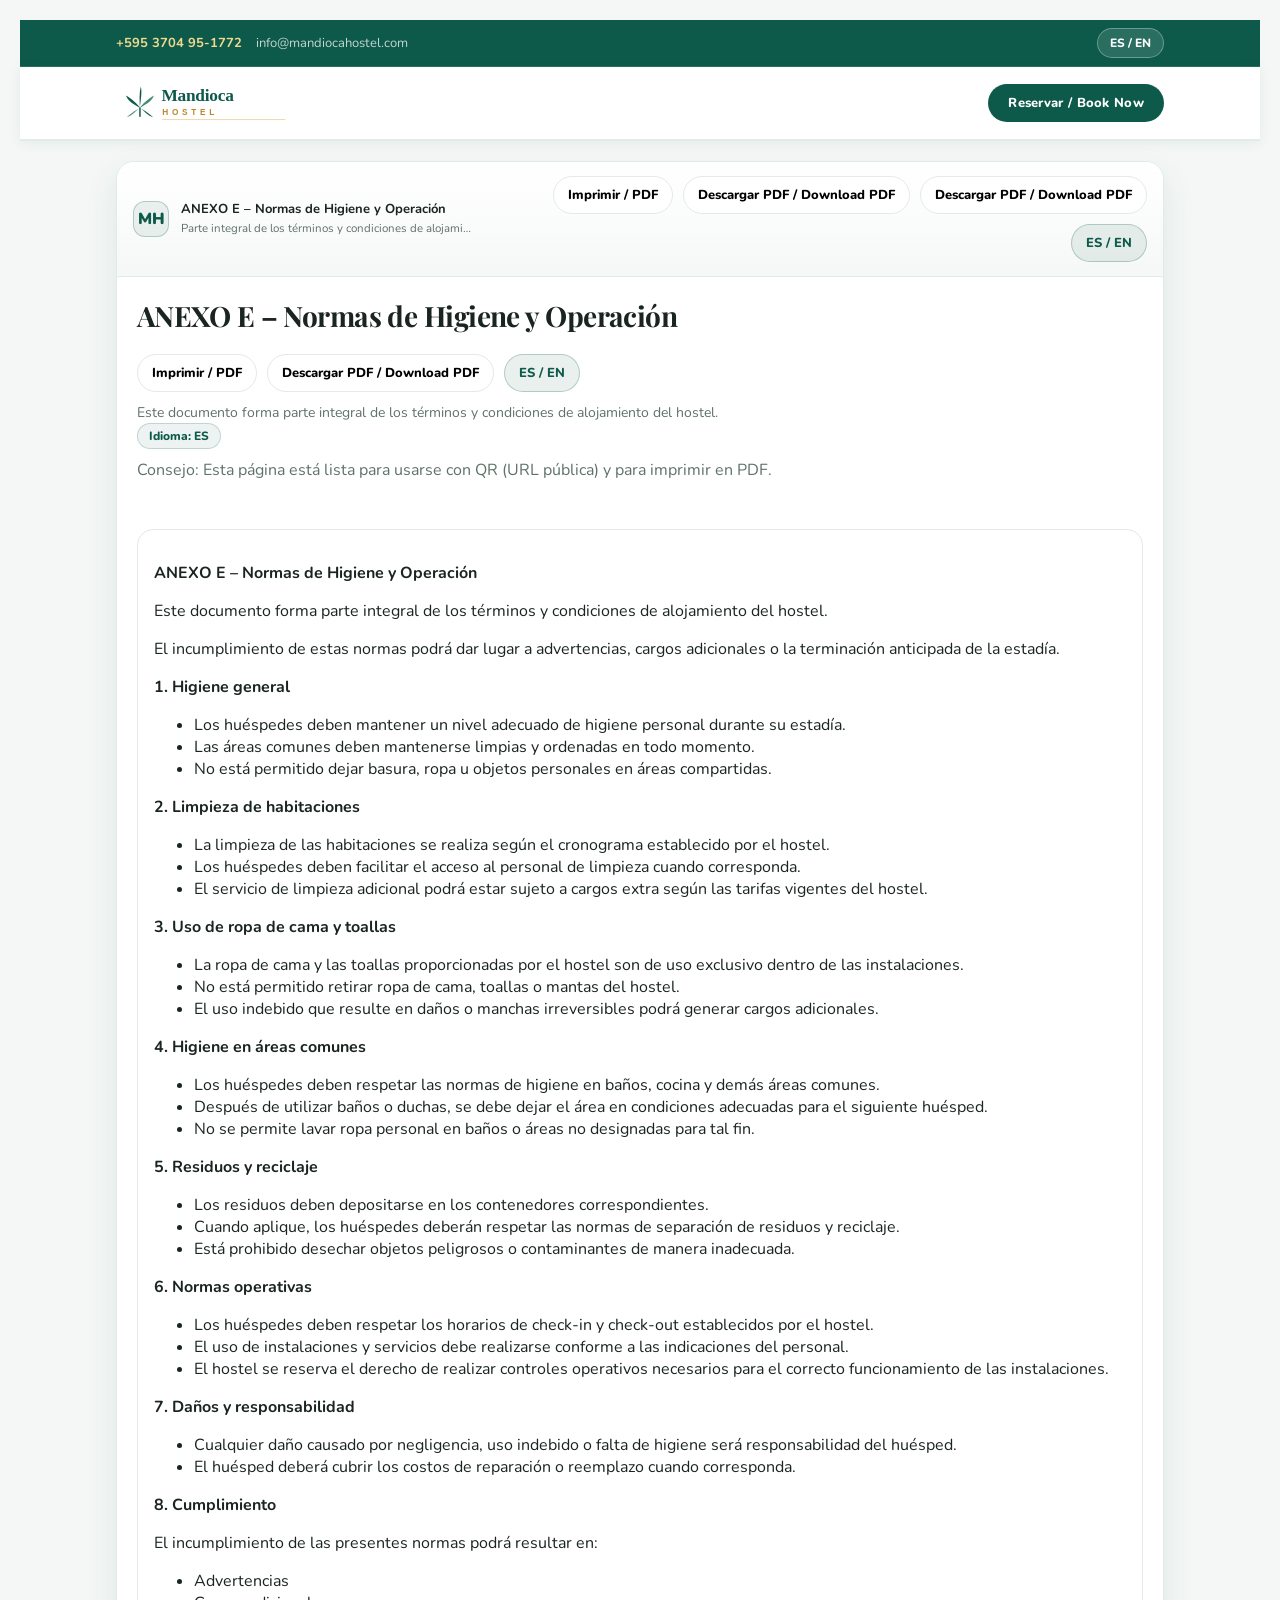
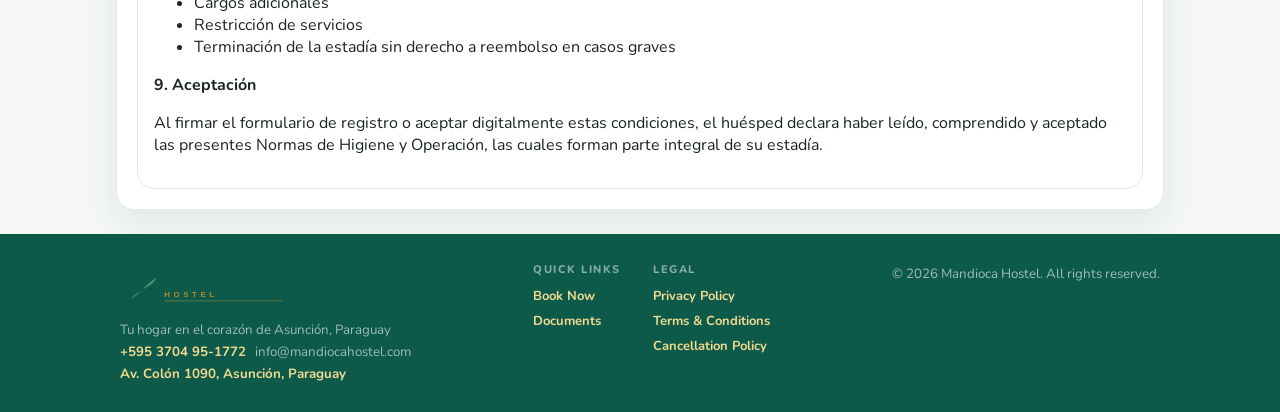
<file: ANEXOE.html>
<!doctype html>
<html lang="es">
<head>
  <meta charset="utf-8" />
  <meta name="viewport" content="width=device-width,initial-scale=1" />
  <title>ANEXO E – Normas de Higiene y Operación | ANNEX E – Hygiene & Operational Rules</title>
  

  <link rel="stylesheet" href="site-style.css"/>
  <script src="config.js"></script>
  <script src="site-components.js" defer></script>
</head>

<body>
  <div class="wrap">
    <div class="card">

      <div class="topbar">
        <div class="brand">
          <div class="logo">MH</div>
          <div class="meta">
            <b id="docTitle">ANEXO E – Normas de Higiene y Operación</b>
            <small id="docSub">Parte integral de los términos y condiciones de alojamiento</small>
          </div>
        </div>

        <div class="actions">
          <button class="btn" type="button" onclick="window.print()">Imprimir / PDF</button>
          <button class="btn" type="button" onclick="downloadPDF()">Descargar PDF / Download PDF</button>
          
          <button class="btn primary" type="button" onclick="toggleLang()">ES / EN</button>
        </div>
      </div>

      <header>
        <h1 id="h1">ANEXO E – Normas de Higiene y Operación</h1>
        <p class="subtitle" id="sub">Este documento forma parte integral de los términos y condiciones de alojamiento del hostel.</p>

        <div class="langbar">
          <span class="pill" id="langPill">Idioma: ES</span>
        </div>

        <p class="note print-hide" id="hint" style="margin-top:10px;">
          Consejo: Esta página está lista para usarse con QR (URL pública) y para imprimir en PDF.
        </p>
      </header>

      <div class="content">
        <!-- ES (EXACTO 1:1 DEL PDF) -->
        <div id="es" class="box">
          <p><strong>ANEXO E – Normas de Higiene y Operación</strong></p>
          <p>Este documento forma parte integral de los términos y condiciones de alojamiento del hostel.</p>
          <p>El incumplimiento de estas normas podrá dar lugar a advertencias, cargos adicionales o la terminación anticipada de la estadía.</p>

          <p><strong>1. Higiene general</strong></p>
          <ul>
            <li>Los huéspedes deben mantener un nivel adecuado de higiene personal durante su estadía.</li>
            <li>Las áreas comunes deben mantenerse limpias y ordenadas en todo momento.</li>
            <li>No está permitido dejar basura, ropa u objetos personales en áreas compartidas.</li>
          </ul>

          <p><strong>2. Limpieza de habitaciones</strong></p>
          <ul>
            <li>La limpieza de las habitaciones se realiza según el cronograma establecido por el hostel.</li>
            <li>Los huéspedes deben facilitar el acceso al personal de limpieza cuando corresponda.</li>
            <li>El servicio de limpieza adicional podrá estar sujeto a cargos extra según las tarifas vigentes del hostel.</li>
          </ul>

          <p><strong>3. Uso de ropa de cama y toallas</strong></p>
          <ul>
            <li>La ropa de cama y las toallas proporcionadas por el hostel son de uso exclusivo dentro de las instalaciones.</li>
            <li>No está permitido retirar ropa de cama, toallas o mantas del hostel.</li>
            <li>El uso indebido que resulte en daños o manchas irreversibles podrá generar cargos adicionales.</li>
          </ul>

          <p><strong>4. Higiene en áreas comunes</strong></p>
          <ul>
            <li>Los huéspedes deben respetar las normas de higiene en baños, cocina y demás áreas comunes.</li>
            <li>Después de utilizar baños o duchas, se debe dejar el área en condiciones adecuadas para el siguiente huésped.</li>
            <li>No se permite lavar ropa personal en baños o áreas no designadas para tal fin.</li>
          </ul>

          <p><strong>5. Residuos y reciclaje</strong></p>
          <ul>
            <li>Los residuos deben depositarse en los contenedores correspondientes.</li>
            <li>Cuando aplique, los huéspedes deberán respetar las normas de separación de residuos y reciclaje.</li>
            <li>Está prohibido desechar objetos peligrosos o contaminantes de manera inadecuada.</li>
          </ul>

          <p><strong>6. Normas operativas</strong></p>
          <ul>
            <li>Los huéspedes deben respetar los horarios de check-in y check-out establecidos por el hostel.</li>
            <li>El uso de instalaciones y servicios debe realizarse conforme a las indicaciones del personal.</li>
            <li>El hostel se reserva el derecho de realizar controles operativos necesarios para el correcto funcionamiento de las instalaciones.</li>
          </ul>

          <p><strong>7. Daños y responsabilidad</strong></p>
          <ul>
            <li>Cualquier daño causado por negligencia, uso indebido o falta de higiene será responsabilidad del huésped.</li>
            <li>El huésped deberá cubrir los costos de reparación o reemplazo cuando corresponda.</li>
          </ul>

          <p><strong>8. Cumplimiento</strong></p>
          <p>El incumplimiento de las presentes normas podrá resultar en:</p>
          <ul>
            <li>Advertencias</li>
            <li>Cargos adicionales</li>
            <li>Restricción de servicios</li>
            <li>Terminación de la estadía sin derecho a reembolso en casos graves</li>
          </ul>

          <p><strong>9. Aceptación</strong></p>
          <p>
            Al firmar el formulario de registro o aceptar digitalmente estas condiciones, el huésped declara haber leído,
            comprendido y aceptado las presentes Normas de Higiene y Operación, las cuales forman parte integral de su estadía.
          </p>
        </div>

        <!-- EN (TRANSLATION) -->
        <div id="en" class="box hidden">
          <p><strong>ANNEX E – Hygiene and Operational Rules</strong></p>
          <p>This document forms an integral part of the hostel’s terms and conditions of accommodation.</p>
          <p>Failure to comply with these rules may result in warnings, additional charges, or early termination of the stay.</p>

          <p><strong>1. General hygiene</strong></p>
          <ul>
            <li>Guests must maintain an adequate level of personal hygiene during their stay.</li>
            <li>Common areas must be kept clean and tidy at all times.</li>
            <li>Leaving rubbish, clothing, or personal items in shared areas is not permitted.</li>
          </ul>

          <p><strong>2. Room cleaning</strong></p>
          <ul>
            <li>Rooms are cleaned according to the schedule established by the hostel.</li>
            <li>Guests must allow access to cleaning staff when applicable.</li>
            <li>Additional cleaning service may be subject to extra charges according to the hostel’s current rates.</li>
          </ul>

          <p><strong>3. Use of bed linen and towels</strong></p>
          <ul>
            <li>Bed linen and towels provided by the hostel are for exclusive use within the facilities.</li>
            <li>Removing bed linen, towels, or blankets from the hostel is not permitted.</li>
            <li>Improper use resulting in damage or irreversible stains may generate additional charges.</li>
          </ul>

          <p><strong>4. Hygiene in common areas</strong></p>
          <ul>
            <li>Guests must respect hygiene rules in bathrooms, kitchen, and other common areas.</li>
            <li>After using bathrooms or showers, the area must be left in suitable condition for the next guest.</li>
            <li>Washing personal clothes in bathrooms or in areas not designated for that purpose is not permitted.</li>
          </ul>

          <p><strong>5. Waste and recycling</strong></p>
          <ul>
            <li>Waste must be disposed of in the appropriate containers.</li>
            <li>Where applicable, guests must respect waste separation and recycling rules.</li>
            <li>Disposing of hazardous or contaminating items improperly is prohibited.</li>
          </ul>

          <p><strong>6. Operational rules</strong></p>
          <ul>
            <li>Guests must respect the hostel’s established check-in and check-out times.</li>
            <li>Facilities and services must be used according to staff instructions.</li>
            <li>The hostel reserves the right to carry out operational checks necessary for the proper functioning of the facilities.</li>
          </ul>

          <p><strong>7. Damage and responsibility</strong></p>
          <ul>
            <li>Any damage caused by negligence, improper use, or lack of hygiene is the guest’s responsibility.</li>
            <li>The guest must cover repair or replacement costs when applicable.</li>
          </ul>

          <p><strong>8. Compliance</strong></p>
          <p>Failure to comply with these rules may result in:</p>
          <ul>
            <li>Warnings</li>
            <li>Additional charges</li>
            <li>Restriction of services</li>
            <li>Termination of the stay without the right to a refund in serious cases</li>
          </ul>

          <p><strong>9. Acceptance</strong></p>
          <p>
            By signing the registration form or digitally accepting these conditions, the guest declares they have read,
            understood, and accepted these Hygiene and Operational Rules, which form an integral part of their stay.
          </p>
        </div>
      </div>
    </div>
  </div>

  <script>
    let lang = "es";

    function setLabels(){
      const pill = document.getElementById("langPill");
      const title = document.getElementById("docTitle");
      const h1 = document.getElementById("h1");
      const sub = document.getElementById("sub");
      const docSub = document.getElementById("docSub");
      const hint = document.getElementById("hint");

      if (lang === "es"){
        pill.textContent = "Idioma: ES";
        title.textContent = "ANEXO E – Normas de Higiene y Operación";
        h1.textContent = "ANEXO E – Normas de Higiene y Operación";
        sub.textContent = "Este documento forma parte integral de los términos y condiciones de alojamiento del hostel.";
        docSub.textContent = "Parte integral de los términos y condiciones de alojamiento";
        hint.textContent = "Consejo: Esta página está lista para usarse con QR (URL pública) y para imprimir en PDF.";
      } else {
        pill.textContent = "Language: EN";
        title.textContent = "ANNEX E – Hygiene and Operational Rules";
        h1.textContent = "ANNEX E – Hygiene and Operational Rules";
        sub.textContent = "This document forms an integral part of the hostel’s terms and conditions of accommodation.";
        docSub.textContent = "Integral part of the terms and conditions";
        hint.textContent = "Tip: This page is ready for QR (public URL) and for printing to PDF.";
      }
    }

    function toggleLang(){
      lang = (lang === "es") ? "en" : "es";
      document.getElementById("es").classList.toggle("hidden", lang !== "es");
      document.getElementById("en").classList.toggle("hidden", lang !== "en");
      setLabels();
    }

    setLabels();
  </script>
</body>
</html>
</file>
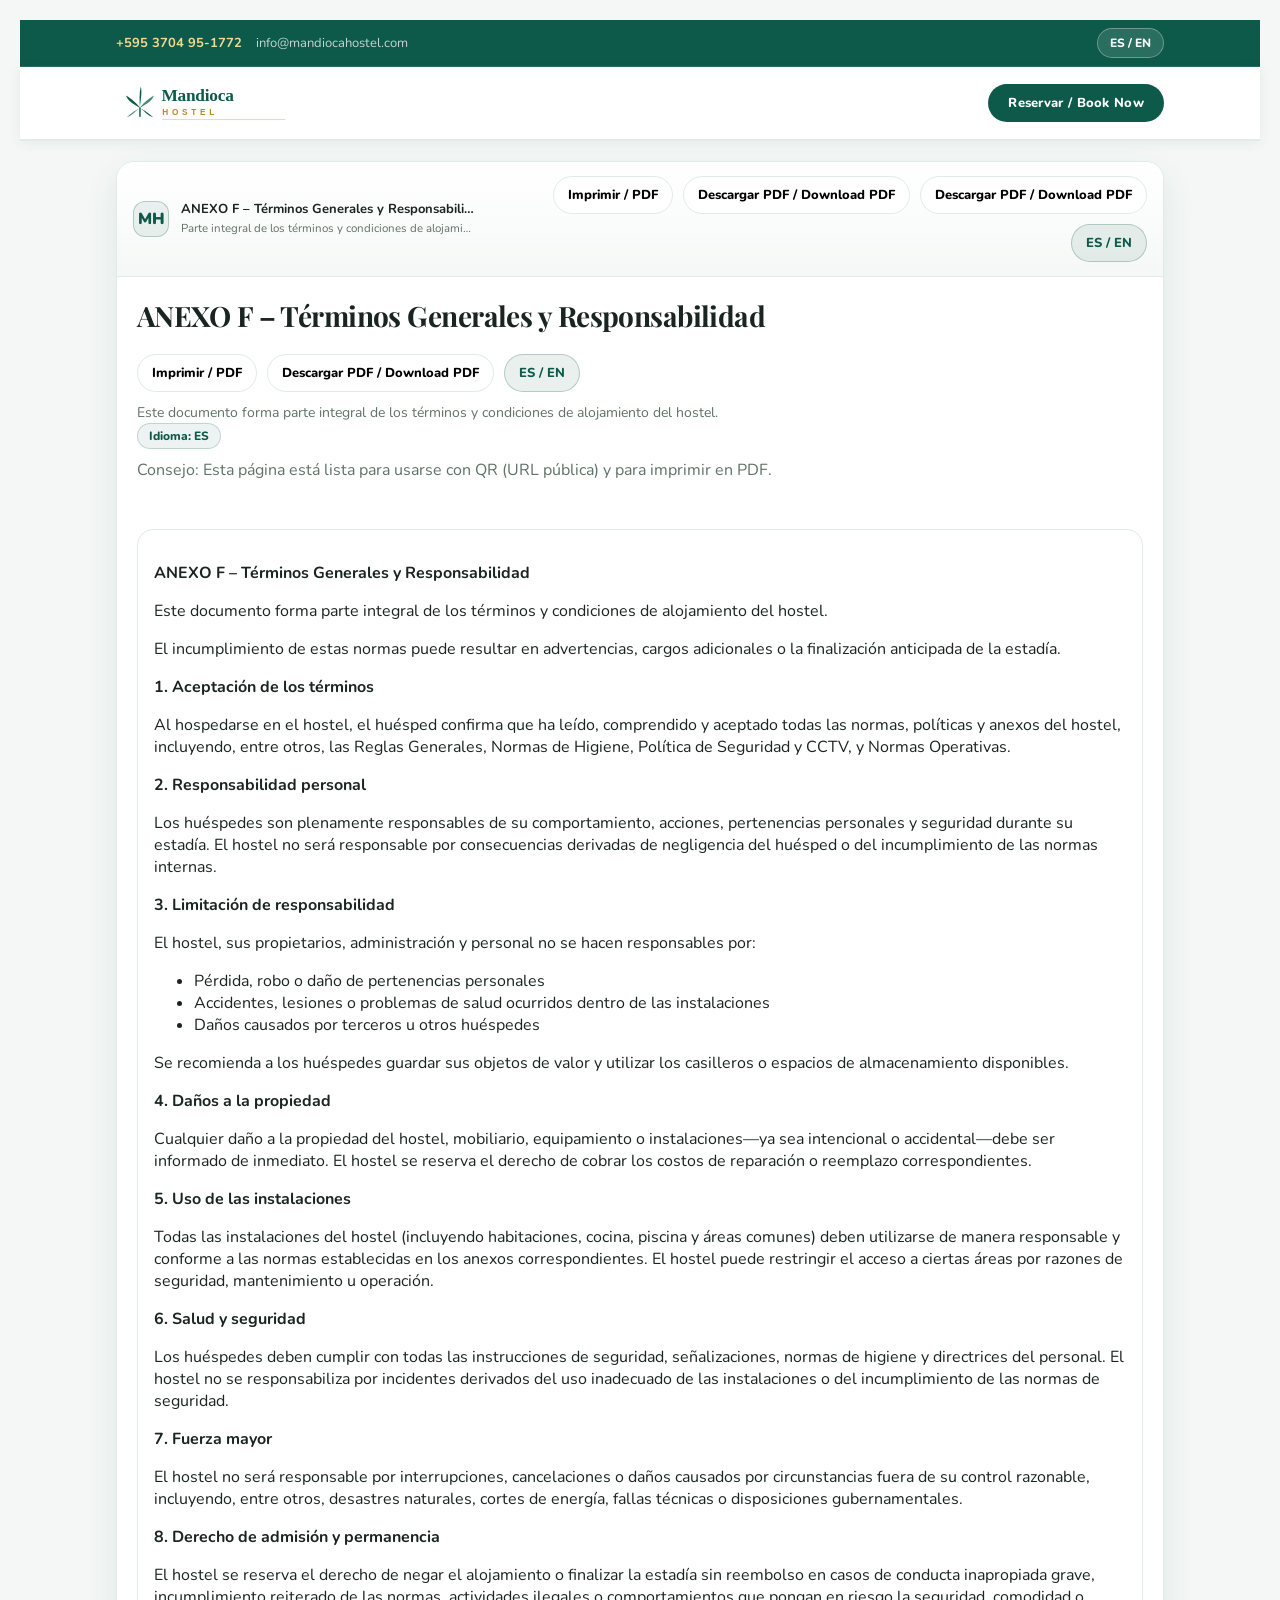
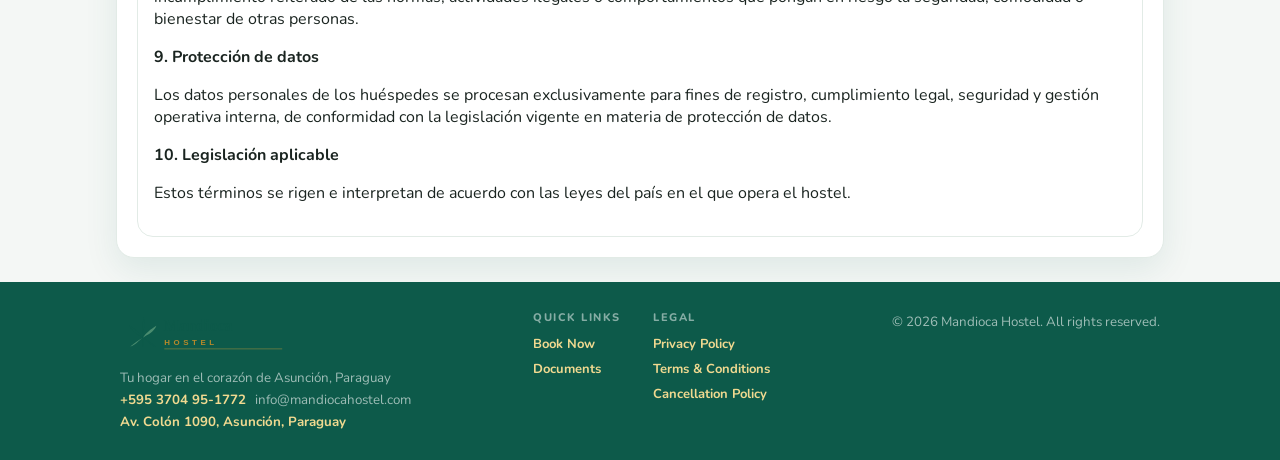
<file: ANNEXF.html>
<!doctype html>
<html lang="es">
<head>
  <meta charset="utf-8" />
  <meta name="viewport" content="width=device-width,initial-scale=1" />
  <title>ANEXO F – Términos Generales y Responsabilidad | ANNEX F – General Terms & Liability</title>
  

  <link rel="stylesheet" href="site-style.css"/>
  <script src="config.js"></script>
  <script src="site-components.js" defer></script>
</head>

<body>
  <div class="wrap">
    <div class="card">

      <div class="topbar">
        <div class="brand">
          <div class="logo">MH</div>
          <div class="meta">
            <b id="docTitle">ANEXO F – Términos Generales y Responsabilidad</b>
            <small id="docSub">Parte integral de los términos y condiciones de alojamiento</small>
          </div>
        </div>

        <div class="actions">
          <button class="btn" type="button" onclick="window.print()">Imprimir / PDF</button>
          <button class="btn" type="button" onclick="downloadPDF()">Descargar PDF / Download PDF</button>
          
          <button class="btn primary" type="button" onclick="toggleLang()">ES / EN</button>
        </div>
      </div>

      <header>
        <h1 id="h1">ANEXO F – Términos Generales y Responsabilidad</h1>
        <p class="subtitle" id="sub">Este documento forma parte integral de los términos y condiciones de alojamiento del hostel.</p>

        <div class="langbar">
          <span class="pill" id="langPill">Idioma: ES</span>
        </div>

        <p class="note print-hide" id="hint" style="margin-top:10px;">
          Consejo: Esta página está lista para usarse con QR (URL pública) y para imprimir en PDF.
        </p>
      </header>

      <div class="content">
        <!-- ES (1:1 EXACTO DEL PDF) -->
        <div id="es" class="box">
          <p><strong>ANEXO F – Términos Generales y Responsabilidad</strong></p>
          <p>Este documento forma parte integral de los términos y condiciones de alojamiento del hostel.</p>
          <p>El incumplimiento de estas normas puede resultar en advertencias, cargos adicionales o la finalización anticipada de la estadía.</p>

          <p><strong>1. Aceptación de los términos</strong></p>
          <p>
            Al hospedarse en el hostel, el huésped confirma que ha leído, comprendido y aceptado todas las normas, políticas y anexos del hostel,
            incluyendo, entre otros, las Reglas Generales, Normas de Higiene, Política de Seguridad y CCTV, y Normas Operativas.
          </p>

          <p><strong>2. Responsabilidad personal</strong></p>
          <p>
            Los huéspedes son plenamente responsables de su comportamiento, acciones, pertenencias personales y seguridad durante su estadía.
            El hostel no será responsable por consecuencias derivadas de negligencia del huésped o del incumplimiento de las normas internas.
          </p>

          <p><strong>3. Limitación de responsabilidad</strong></p>
          <p>El hostel, sus propietarios, administración y personal no se hacen responsables por:</p>
          <ul>
            <li>Pérdida, robo o daño de pertenencias personales</li>
            <li>Accidentes, lesiones o problemas de salud ocurridos dentro de las instalaciones</li>
            <li>Daños causados por terceros u otros huéspedes</li>
          </ul>
          <p>
            Se recomienda a los huéspedes guardar sus objetos de valor y utilizar los casilleros o espacios de almacenamiento disponibles.
          </p>

          <p><strong>4. Daños a la propiedad</strong></p>
          <p>
            Cualquier daño a la propiedad del hostel, mobiliario, equipamiento o instalaciones—ya sea intencional o accidental—debe ser informado de inmediato.
            El hostel se reserva el derecho de cobrar los costos de reparación o reemplazo correspondientes.
          </p>

          <p><strong>5. Uso de las instalaciones</strong></p>
          <p>
            Todas las instalaciones del hostel (incluyendo habitaciones, cocina, piscina y áreas comunes) deben utilizarse de manera responsable y conforme a las normas establecidas
            en los anexos correspondientes. El hostel puede restringir el acceso a ciertas áreas por razones de seguridad, mantenimiento u operación.
          </p>

          <p><strong>6. Salud y seguridad</strong></p>
          <p>
            Los huéspedes deben cumplir con todas las instrucciones de seguridad, señalizaciones, normas de higiene y directrices del personal.
            El hostel no se responsabiliza por incidentes derivados del uso inadecuado de las instalaciones o del incumplimiento de las normas de seguridad.
          </p>

          <p><strong>7. Fuerza mayor</strong></p>
          <p>
            El hostel no será responsable por interrupciones, cancelaciones o daños causados por circunstancias fuera de su control razonable,
            incluyendo, entre otros, desastres naturales, cortes de energía, fallas técnicas o disposiciones gubernamentales.
          </p>

          <p><strong>8. Derecho de admisión y permanencia</strong></p>
          <p>
            El hostel se reserva el derecho de negar el alojamiento o finalizar la estadía sin reembolso en casos de conducta inapropiada grave,
            incumplimiento reiterado de las normas, actividades ilegales o comportamientos que pongan en riesgo la seguridad, comodidad o bienestar de otras personas.
          </p>

          <p><strong>9. Protección de datos</strong></p>
          <p>
            Los datos personales de los huéspedes se procesan exclusivamente para fines de registro, cumplimiento legal, seguridad y gestión operativa interna,
            de conformidad con la legislación vigente en materia de protección de datos.
          </p>

          <p><strong>10. Legislación aplicable</strong></p>
          <p>
            Estos términos se rigen e interpretan de acuerdo con las leyes del país en el que opera el hostel.
          </p>
        </div>

        <!-- EN (TRANSLATION) -->
        <div id="en" class="box hidden">
          <p><strong>ANNEX F – General Terms and Liability</strong></p>
          <p>This document forms an integral part of the hostel’s terms and conditions of accommodation.</p>
          <p>Failure to comply with these rules may result in warnings, additional charges, or early termination of the stay.</p>

          <p><strong>1. Acceptance of the terms</strong></p>
          <p>
            By staying at the hostel, the guest confirms that they have read, understood, and accepted all hostel rules, policies, and annexes,
            including, among others, the General Rules, Hygiene Rules, Security and CCTV Policy, and Operational Rules.
          </p>

          <p><strong>2. Personal responsibility</strong></p>
          <p>
            Guests are fully responsible for their behavior, actions, personal belongings, and safety during their stay.
            The hostel shall not be responsible for consequences arising from guest negligence or failure to comply with internal rules.
          </p>

          <p><strong>3. Limitation of liability</strong></p>
          <p>The hostel, its owners, management, and staff are not responsible for:</p>
          <ul>
            <li>Loss, theft, or damage of personal belongings</li>
            <li>Accidents, injuries, or health issues occurring on the premises</li>
            <li>Damages caused by third parties or other guests</li>
          </ul>
          <p>
            Guests are advised to secure valuables and use lockers or available storage spaces.
          </p>

          <p><strong>4. Damage to property</strong></p>
          <p>
            Any damage to hostel property, furniture, equipment, or facilities—whether intentional or accidental—must be reported immediately.
            The hostel reserves the right to charge the corresponding repair or replacement costs.
          </p>

          <p><strong>5. Use of facilities</strong></p>
          <p>
            All hostel facilities (including rooms, kitchen, pool, and common areas) must be used responsibly and in accordance with the rules set out
            in the corresponding annexes. The hostel may restrict access to certain areas for security, maintenance, or operational reasons.
          </p>

          <p><strong>6. Health and safety</strong></p>
          <p>
            Guests must comply with all safety instructions, signage, hygiene rules, and staff directions.
            The hostel is not responsible for incidents arising from improper use of facilities or failure to comply with safety rules.
          </p>

          <p><strong>7. Force majeure</strong></p>
          <p>
            The hostel shall not be responsible for interruptions, cancellations, or damages caused by circumstances beyond its reasonable control,
            including, among others, natural disasters, power outages, technical failures, or government measures.
          </p>

          <p><strong>8. Right of admission and stay</strong></p>
          <p>
            The hostel reserves the right to deny accommodation or terminate the stay without refund in cases of serious inappropriate conduct,
            repeated breaches of rules, illegal activities, or behavior that endangers the safety, comfort, or wellbeing of others.
          </p>

          <p><strong>9. Data protection</strong></p>
          <p>
            Guests’ personal data is processed exclusively for registration, legal compliance, security, and internal operational management purposes,
            in accordance with applicable data protection legislation.
          </p>

          <p><strong>10. Applicable law</strong></p>
          <p>
            These terms are governed and interpreted in accordance with the laws of the country in which the hostel operates.
          </p>
        </div>

      </div>
    </div>
  </div>

  <script>
    let lang = "es";

    function setLabels(){
      const pill = document.getElementById("langPill");
      const title = document.getElementById("docTitle");
      const h1 = document.getElementById("h1");
      const sub = document.getElementById("sub");
      const docSub = document.getElementById("docSub");
      const hint = document.getElementById("hint");

      if (lang === "es"){
        pill.textContent = "Idioma: ES";
        title.textContent = "ANEXO F – Términos Generales y Responsabilidad";
        h1.textContent = "ANEXO F – Términos Generales y Responsabilidad";
        sub.textContent = "Este documento forma parte integral de los términos y condiciones de alojamiento del hostel.";
        docSub.textContent = "Parte integral de los términos y condiciones de alojamiento";
        hint.textContent = "Consejo: Esta página está lista para usarse con QR (URL pública) y para imprimir en PDF.";
      } else {
        pill.textContent = "Language: EN";
        title.textContent = "ANNEX F – General Terms and Liability";
        h1.textContent = "ANNEX F – General Terms and Liability";
        sub.textContent = "This document forms an integral part of the hostel’s terms and conditions of accommodation.";
        docSub.textContent = "Integral part of the terms and conditions";
        hint.textContent = "Tip: This page is ready for QR (public URL) and for printing to PDF.";
      }
    }

    function toggleLang(){
      lang = (lang === "es") ? "en" : "es";
      document.getElementById("es").classList.toggle("hidden", lang !== "es");
      document.getElementById("en").classList.toggle("hidden", lang !== "en");
      setLabels();
    }

    setLabels();
  </script>
</body>
</html>
</file>
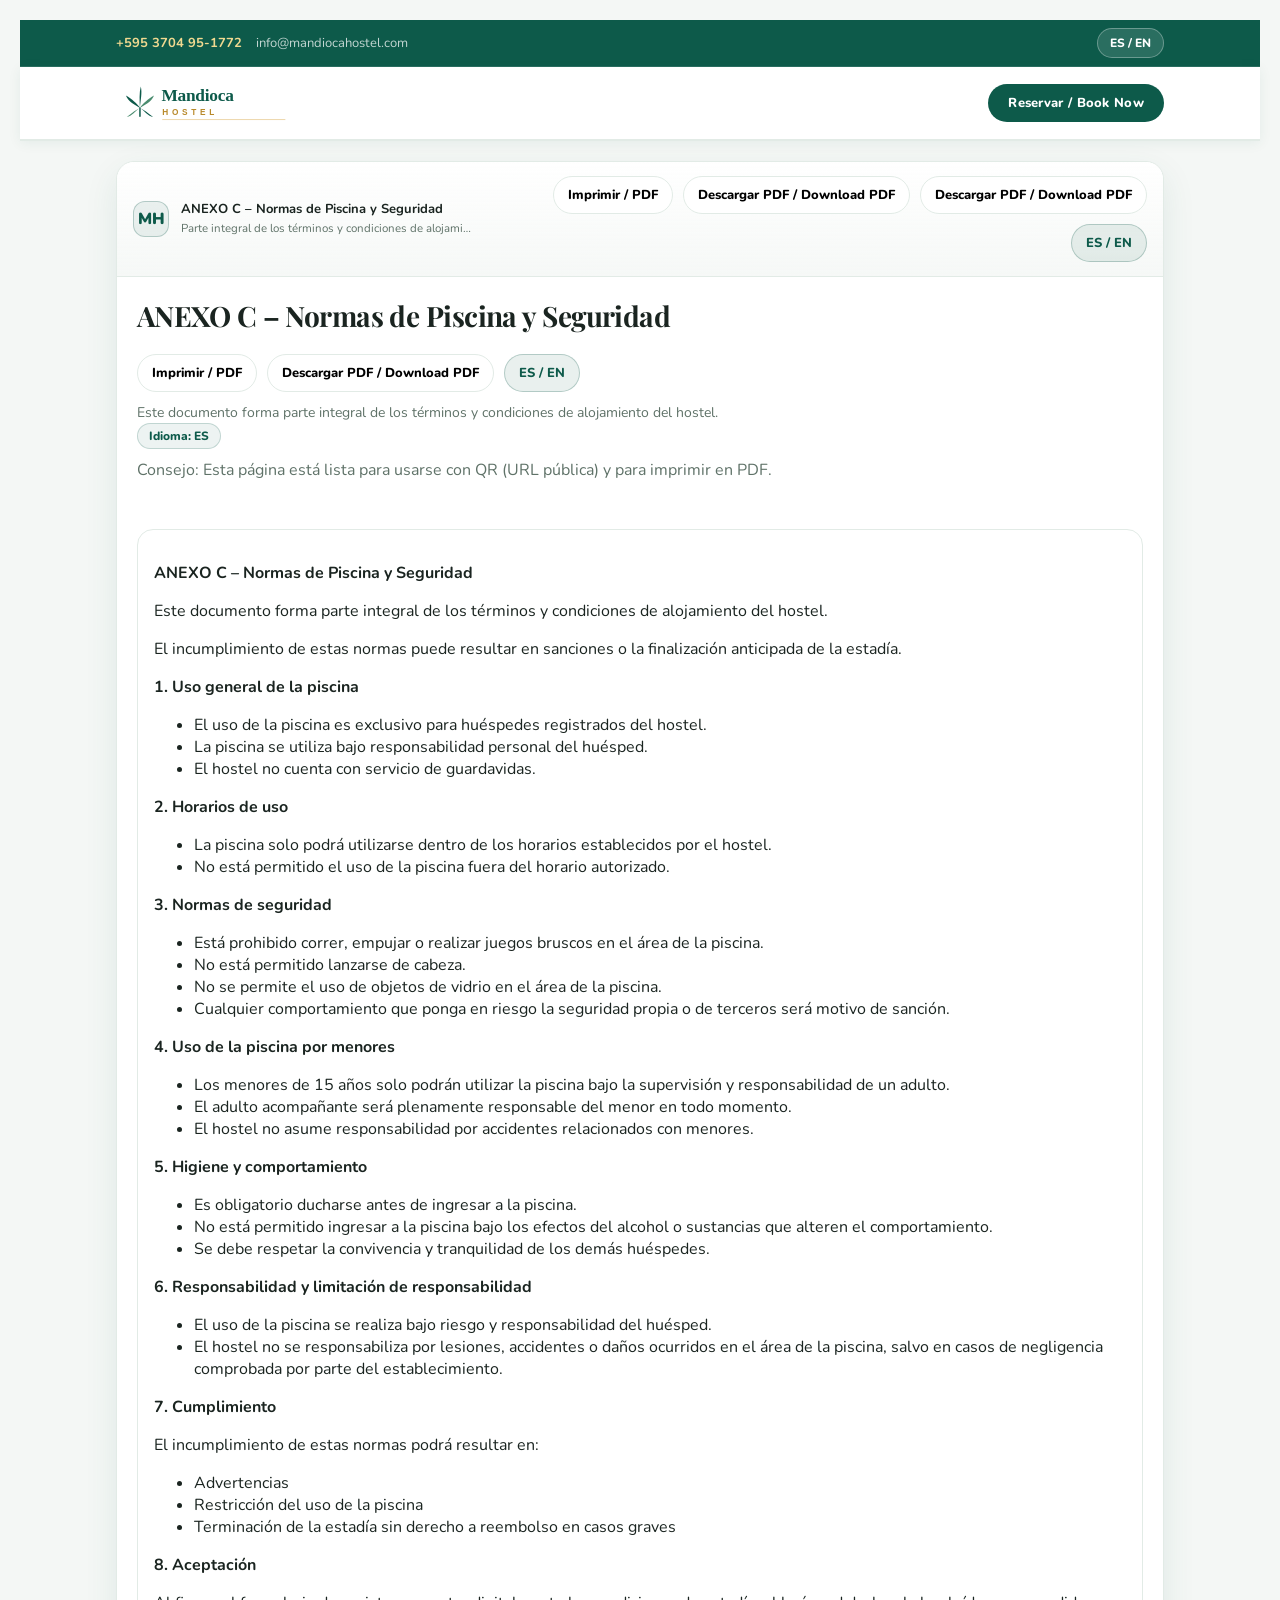
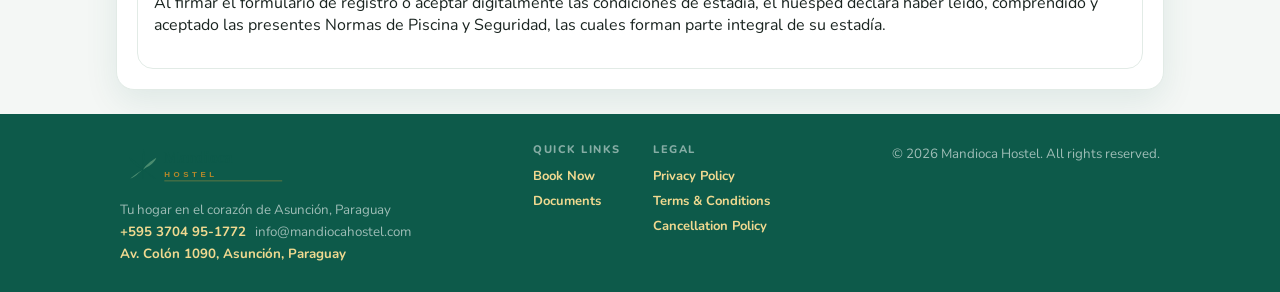
<file: ANNEXOC.html>
<!doctype html>
<html lang="es">
<head>
  <meta charset="utf-8" />
  <meta name="viewport" content="width=device-width,initial-scale=1" />
  <title>ANEXO C – Normas de Piscina y Seguridad | ANNEX C – Pool & Safety Rules</title>
  

  <link rel="stylesheet" href="site-style.css"/>
  <script src="config.js"></script>
  <script src="site-components.js" defer></script>
</head>

<body>
  <div class="wrap">
    <div class="card">

      <div class="topbar">
        <div class="brand">
          <div class="logo">MH</div>
          <div class="meta">
            <b id="docTitle">ANEXO C – Normas de Piscina y Seguridad</b>
            <small id="docSub">Parte integral de los términos y condiciones de alojamiento</small>
          </div>
        </div>

        <div class="actions">
          <button class="btn" type="button" onclick="window.print()">Imprimir / PDF</button>
          <button class="btn" type="button" onclick="downloadPDF()">Descargar PDF / Download PDF</button>
          
          <button class="btn primary" type="button" onclick="toggleLang()" id="langBtn">ES / EN</button>
        </div>
      </div>

      <header>
        <h1 id="h1">ANEXO C – Normas de Piscina y Seguridad</h1>
        <p class="subtitle" id="sub">Este documento forma parte integral de los términos y condiciones de alojamiento del hostel.</p>

        <div class="langbar">
          <span class="pill" id="langPill">Idioma: ES</span>
        </div>

        <p class="note print-hide" id="hint" style="margin-top:10px;">
          Consejo: Esta página está lista para usarse con QR (URL pública) y para imprimir en PDF.
        </p>
      </header>

      <div class="content">
        <!-- ES (EXACTO 1:1 DEL PDF) -->
        <div id="es" class="box">
          <p><strong>ANEXO C – Normas de Piscina y Seguridad</strong></p>
          <p>Este documento forma parte integral de los términos y condiciones de alojamiento del hostel.</p>
          <p>El incumplimiento de estas normas puede resultar en sanciones o la finalización anticipada de la estadía.</p>

          <p><strong>1. Uso general de la piscina</strong></p>
          <ul>
            <li>El uso de la piscina es exclusivo para huéspedes registrados del hostel.</li>
            <li>La piscina se utiliza bajo responsabilidad personal del huésped.</li>
            <li>El hostel no cuenta con servicio de guardavidas.</li>
          </ul>

          <p><strong>2. Horarios de uso</strong></p>
          <ul>
            <li>La piscina solo podrá utilizarse dentro de los horarios establecidos por el hostel.</li>
            <li>No está permitido el uso de la piscina fuera del horario autorizado.</li>
          </ul>

          <p><strong>3. Normas de seguridad</strong></p>
          <ul>
            <li>Está prohibido correr, empujar o realizar juegos bruscos en el área de la piscina.</li>
            <li>No está permitido lanzarse de cabeza.</li>
            <li>No se permite el uso de objetos de vidrio en el área de la piscina.</li>
            <li>Cualquier comportamiento que ponga en riesgo la seguridad propia o de terceros será motivo de sanción.</li>
          </ul>

          <p><strong>4. Uso de la piscina por menores</strong></p>
          <ul>
            <li>Los menores de 15 años solo podrán utilizar la piscina bajo la supervisión y responsabilidad de un adulto.</li>
            <li>El adulto acompañante será plenamente responsable del menor en todo momento.</li>
            <li>El hostel no asume responsabilidad por accidentes relacionados con menores.</li>
          </ul>

          <p><strong>5. Higiene y comportamiento</strong></p>
          <ul>
            <li>Es obligatorio ducharse antes de ingresar a la piscina.</li>
            <li>No está permitido ingresar a la piscina bajo los efectos del alcohol o sustancias que alteren el comportamiento.</li>
            <li>Se debe respetar la convivencia y tranquilidad de los demás huéspedes.</li>
          </ul>

          <p><strong>6. Responsabilidad y limitación de responsabilidad</strong></p>
          <ul>
            <li>El uso de la piscina se realiza bajo riesgo y responsabilidad del huésped.</li>
            <li>El hostel no se responsabiliza por lesiones, accidentes o daños ocurridos en el área de la piscina, salvo en casos de negligencia comprobada por parte del establecimiento.</li>
          </ul>

          <p><strong>7. Cumplimiento</strong></p>
          <p>El incumplimiento de estas normas podrá resultar en:</p>
          <ul>
            <li>Advertencias</li>
            <li>Restricción del uso de la piscina</li>
            <li>Terminación de la estadía sin derecho a reembolso en casos graves</li>
          </ul>

          <p><strong>8. Aceptación</strong></p>
          <p>
            Al firmar el formulario de registro o aceptar digitalmente las condiciones de estadía, el huésped declara haber leído,
            comprendido y aceptado las presentes Normas de Piscina y Seguridad, las cuales forman parte integral de su estadía.
          </p>
        </div>

        <!-- EN (TRANSLATION) -->
        <div id="en" class="box hidden">
          <p><strong>ANNEX C – Pool and Safety Rules</strong></p>
          <p>This document forms an integral part of the hostel’s terms and conditions of accommodation.</p>
          <p>Failure to comply with these rules may result in sanctions or early termination of the stay.</p>

          <p><strong>1. General use of the pool</strong></p>
          <ul>
            <li>Use of the pool is exclusive to registered hostel guests.</li>
            <li>The pool is used under the guest’s personal responsibility.</li>
            <li>The hostel does not provide a lifeguard service.</li>
          </ul>

          <p><strong>2. Hours of use</strong></p>
          <ul>
            <li>The pool may only be used during the hours established by the hostel.</li>
            <li>Use of the pool outside authorized hours is not permitted.</li>
          </ul>

          <p><strong>3. Safety rules</strong></p>
          <ul>
            <li>Running, pushing, or rough play in the pool area is prohibited.</li>
            <li>Diving headfirst is not permitted.</li>
            <li>Glass objects are not allowed in the pool area.</li>
            <li>Any behavior that puts your own safety or the safety of others at risk will be grounds for sanctions.</li>
          </ul>

          <p><strong>4. Pool use by minors</strong></p>
          <ul>
            <li>Minors under 15 years old may only use the pool under the supervision and responsibility of an adult.</li>
            <li>The accompanying adult is fully responsible for the minor at all times.</li>
            <li>The hostel assumes no liability for accidents involving minors.</li>
          </ul>

          <p><strong>5. Hygiene and behavior</strong></p>
          <ul>
            <li>Showering before entering the pool is mandatory.</li>
            <li>Entering the pool under the influence of alcohol or substances that alter behavior is not permitted.</li>
            <li>Guests must respect the coexistence and tranquility of other guests.</li>
          </ul>

          <p><strong>6. Responsibility and limitation of liability</strong></p>
          <ul>
            <li>Use of the pool is at the guest’s own risk and responsibility.</li>
            <li>The hostel is not responsible for injuries, accidents, or damages occurring in the pool area, except in cases of proven negligence by the establishment.</li>
          </ul>

          <p><strong>7. Compliance</strong></p>
          <p>Failure to comply with these rules may result in:</p>
          <ul>
            <li>Warnings</li>
            <li>Restriction of pool use</li>
            <li>Termination of the stay without the right to a refund in serious cases</li>
          </ul>

          <p><strong>8. Acceptance</strong></p>
          <p>
            By signing the registration form or digitally accepting the stay conditions, the guest declares they have read,
            understood, and accepted these Pool and Safety Rules, which form an integral part of their stay.
          </p>
        </div>

      </div>
    </div>
  </div>

  <script>
    let lang = "es";

    function setLabels(){
      const pill = document.getElementById("langPill");
      const title = document.getElementById("docTitle");
      const h1 = document.getElementById("h1");
      const sub = document.getElementById("sub");
      const docSub = document.getElementById("docSub");
      const hint = document.getElementById("hint");

      if (lang === "es"){
        pill.textContent = "Idioma: ES";
        title.textContent = "ANEXO C – Normas de Piscina y Seguridad";
        h1.textContent = "ANEXO C – Normas de Piscina y Seguridad";
        sub.textContent = "Este documento forma parte integral de los términos y condiciones de alojamiento del hostel.";
        docSub.textContent = "Parte integral de los términos y condiciones de alojamiento";
        hint.textContent = "Consejo: Esta página está lista para usarse con QR (URL pública) y para imprimir en PDF.";
      } else {
        pill.textContent = "Language: EN";
        title.textContent = "ANNEX C – Pool and Safety Rules";
        h1.textContent = "ANNEX C – Pool and Safety Rules";
        sub.textContent = "This document forms an integral part of the hostel’s terms and conditions of accommodation.";
        docSub.textContent = "Integral part of the terms and conditions";
        hint.textContent = "Tip: This page is ready for QR (public URL) and for printing to PDF.";
      }
    }

    function toggleLang(){
      lang = (lang === "es") ? "en" : "es";
      document.getElementById("es").classList.toggle("hidden", lang !== "es");
      document.getElementById("en").classList.toggle("hidden", lang !== "en");
      setLabels();
    }

    setLabels();
  </script>
</body>
</html>
</file>
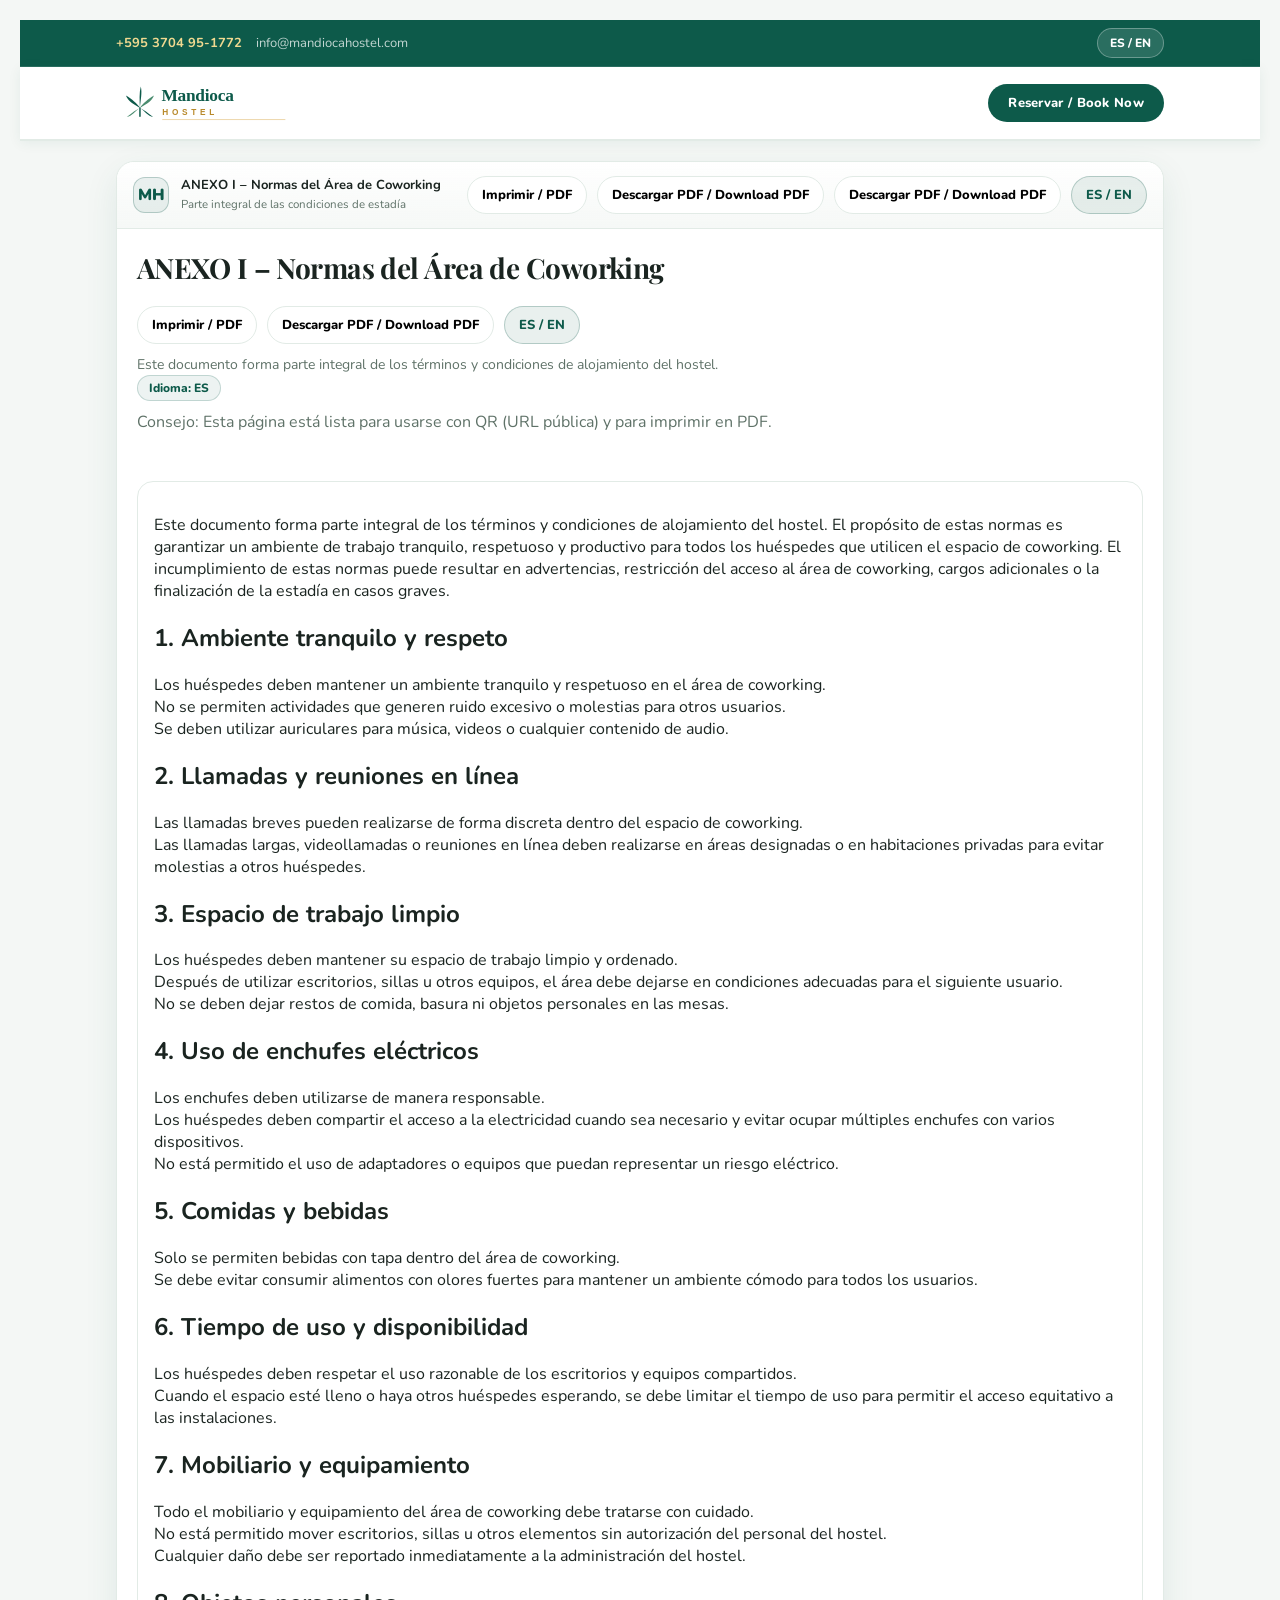
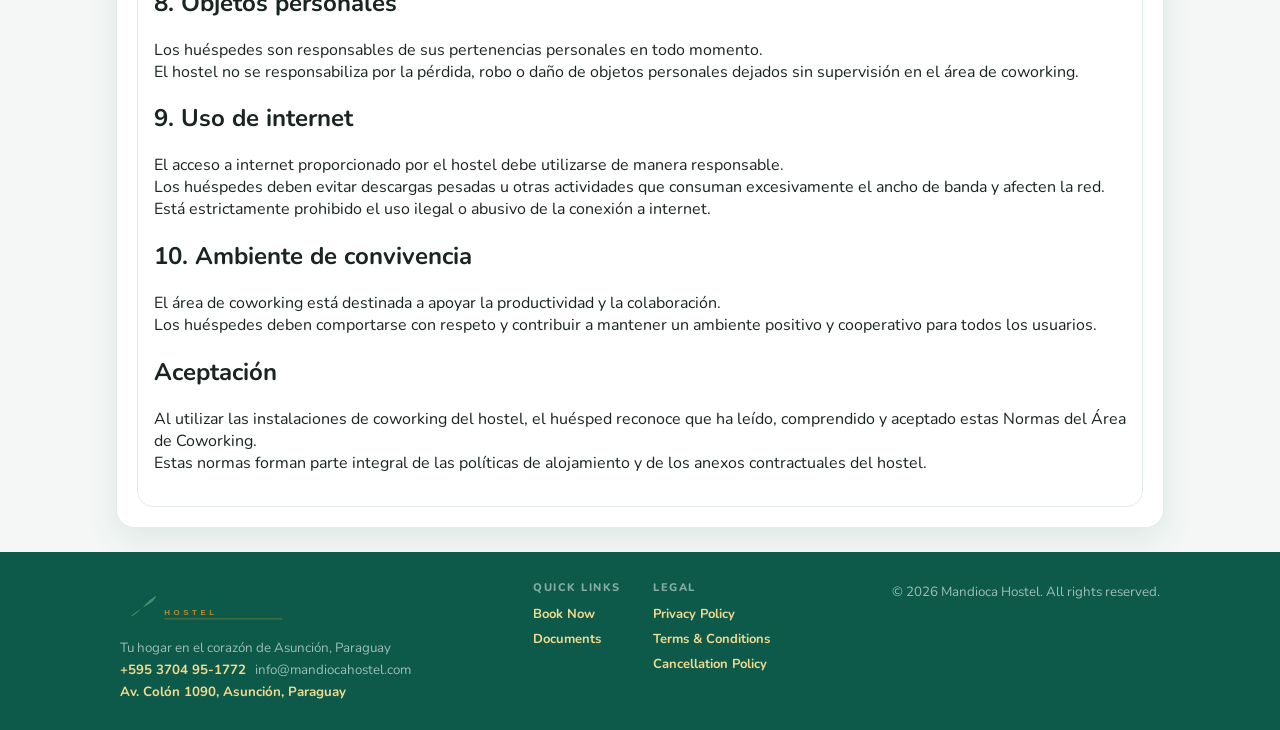
<file: ANNEXOI.html>
<!doctype html>
<html lang="es">
<head>
  <meta charset="utf-8" />
  <meta name="viewport" content="width=device-width,initial-scale=1" />
  <title>ANEXO I – Normas del Área de Coworking | ANNEX I – Coworking Area Rules</title>

  <link rel="stylesheet" href="site-style.css"/>
  <script src="config.js"></script>
  <script src="site-components.js" defer></script>
</head>

<body>
  <div class="wrap">
    <div class="card">

      <div class="topbar">
        <div class="brand">
          <div class="logo">MH</div>
          <div class="meta">
            <b id="docTitle">ANEXO I – Normas del Área de Coworking</b>
            <small id="docSub">Parte integral de las condiciones de estadía</small>
          </div>
        </div>

        <div class="actions">
          <button class="btn" type="button" onclick="window.print()">Imprimir / PDF</button>
          <button class="btn" type="button" onclick="downloadPDF()">Descargar PDF / Download PDF</button>
          
          <button class="btn primary" type="button" onclick="toggleLang()" id="langBtn">ES / EN</button>
        </div>
      </div>

      <header>
        <h1 id="h1">ANEXO I – Normas del Área de Coworking</h1>
        <p class="subtitle" id="sub">
          Este documento forma parte integral de los términos y condiciones de alojamiento del hostel.
        </p>

        <div class="langbar">
          <span class="pill" id="langPill">Idioma: ES</span>
        </div>

        <p class="note print-hide" id="hint" style="margin-top:10px;">
          Consejo: Esta página está lista para usarse con QR (URL pública) y para imprimir en PDF.
        </p>
      </header>

      <div class="content">
        <!-- ES -->
        <div id="es" class="box">
          <p>
            Este documento forma parte integral de los términos y condiciones de alojamiento del hostel.
            El propósito de estas normas es garantizar un ambiente de trabajo tranquilo, respetuoso y productivo para todos
            los huéspedes que utilicen el espacio de coworking.
            El incumplimiento de estas normas puede resultar en advertencias, restricción del acceso al área de coworking,
            cargos adicionales o la finalización de la estadía en casos graves.
          </p>

          <h2>1. Ambiente tranquilo y respeto</h2>
          <p>
            Los huéspedes deben mantener un ambiente tranquilo y respetuoso en el área de coworking.<br>
            No se permiten actividades que generen ruido excesivo o molestias para otros usuarios.<br>
            Se deben utilizar auriculares para música, videos o cualquier contenido de audio.
          </p>

          <h2>2. Llamadas y reuniones en línea</h2>
          <p>
            Las llamadas breves pueden realizarse de forma discreta dentro del espacio de coworking.<br>
            Las llamadas largas, videollamadas o reuniones en línea deben realizarse en áreas designadas o en habitaciones
            privadas para evitar molestias a otros huéspedes.
          </p>

          <h2>3. Espacio de trabajo limpio</h2>
          <p>
            Los huéspedes deben mantener su espacio de trabajo limpio y ordenado.<br>
            Después de utilizar escritorios, sillas u otros equipos, el área debe dejarse en condiciones adecuadas para el
            siguiente usuario.<br>
            No se deben dejar restos de comida, basura ni objetos personales en las mesas.
          </p>

          <h2>4. Uso de enchufes eléctricos</h2>
          <p>
            Los enchufes deben utilizarse de manera responsable.<br>
            Los huéspedes deben compartir el acceso a la electricidad cuando sea necesario y evitar ocupar múltiples
            enchufes con varios dispositivos.<br>
            No está permitido el uso de adaptadores o equipos que puedan representar un riesgo eléctrico.
          </p>

          <h2>5. Comidas y bebidas</h2>
          <p>
            Solo se permiten bebidas con tapa dentro del área de coworking.<br>
            Se debe evitar consumir alimentos con olores fuertes para mantener un ambiente cómodo para todos los usuarios.
          </p>

          <h2>6. Tiempo de uso y disponibilidad</h2>
          <p>
            Los huéspedes deben respetar el uso razonable de los escritorios y equipos compartidos.<br>
            Cuando el espacio esté lleno o haya otros huéspedes esperando, se debe limitar el tiempo de uso para permitir el
            acceso equitativo a las instalaciones.
          </p>

          <h2>7. Mobiliario y equipamiento</h2>
          <p>
            Todo el mobiliario y equipamiento del área de coworking debe tratarse con cuidado.<br>
            No está permitido mover escritorios, sillas u otros elementos sin autorización del personal del hostel.<br>
            Cualquier daño debe ser reportado inmediatamente a la administración del hostel.
          </p>

          <h2>8. Objetos personales</h2>
          <p>
            Los huéspedes son responsables de sus pertenencias personales en todo momento.<br>
            El hostel no se responsabiliza por la pérdida, robo o daño de objetos personales dejados sin supervisión en el
            área de coworking.
          </p>

          <h2>9. Uso de internet</h2>
          <p>
            El acceso a internet proporcionado por el hostel debe utilizarse de manera responsable.<br>
            Los huéspedes deben evitar descargas pesadas u otras actividades que consuman excesivamente el ancho de banda y
            afecten la red.<br>
            Está estrictamente prohibido el uso ilegal o abusivo de la conexión a internet.
          </p>

          <h2>10. Ambiente de convivencia</h2>
          <p>
            El área de coworking está destinada a apoyar la productividad y la colaboración.<br>
            Los huéspedes deben comportarse con respeto y contribuir a mantener un ambiente positivo y cooperativo para todos
            los usuarios.
          </p>

          <h2>Aceptación</h2>
          <p>
            Al utilizar las instalaciones de coworking del hostel, el huésped reconoce que ha leído, comprendido y aceptado
            estas Normas del Área de Coworking.<br>
            Estas normas forman parte integral de las políticas de alojamiento y de los anexos contractuales del hostel.
          </p>
        </div>

        <!-- EN -->
        <div id="en" class="box hidden">
          <p>
            This document forms an integral part of the hostel’s accommodation terms and conditions.
            The purpose of these rules is to ensure a respectful, quiet, and productive working environment for all guests
            using the coworking facilities.
            Failure to comply with these rules may result in warnings, restriction of access to the coworking space,
            additional charges, or termination of the stay in serious cases.
          </p>

          <h2>1. Quiet Environment and Respect</h2>
          <p>
            Guests must maintain a quiet and respectful atmosphere in the coworking area.<br>
            Activities that generate excessive noise or disturbance are not permitted.<br>
            Headphones must be used for music, videos, or audio content.
          </p>

          <h2>2. Calls and Online Meetings</h2>
          <p>
            Short calls may be conducted quietly within the coworking space.<br>
            Long phone calls, video meetings, or online conferences should be carried out in designated areas or private rooms
            to avoid disturbing other guests.
          </p>

          <h2>3. Clean Workspace</h2>
          <p>
            Guests must keep their workspaces clean and organized.<br>
            After using desks, chairs, or other equipment, the area must be left tidy and ready for the next user.<br>
            Food remains, trash, or personal items must not be left behind.
          </p>

          <h2>4. Use of Power Outlets</h2>
          <p>
            Electrical outlets should be used responsibly.<br>
            Guests are expected to share power access with others when necessary and avoid monopolizing outlets with multiple
            devices.<br>
            Use of unsafe adapters or equipment is not permitted.
          </p>

          <h2>5. Food and Beverages</h2>
          <p>
            Only beverages with lids are allowed in the coworking area.<br>
            Food that produces strong odors should not be consumed in this space in order to maintain a comfortable environment
            for all users.
          </p>

          <h2>6. Time Usage and Availability</h2>
          <p>
            Guests must respect reasonable use of coworking desks and shared equipment.<br>
            When the coworking space is full or other guests are waiting, users should limit their occupancy time and allow fair
            access to the facilities.
          </p>

          <h2>7. Furniture and Equipment</h2>
          <p>
            All furniture and equipment in the coworking space must be treated with care.<br>
            Moving desks, chairs, or other equipment without permission from the hostel staff is not allowed.<br>
            Any damage must be reported immediately to the hostel administration.
          </p>

          <h2>8. Personal Belongings</h2>
          <p>
            Guests are responsible for their personal belongings at all times.<br>
            The hostel is not responsible for the loss, theft, or damage of personal items left unattended in the coworking area.
          </p>

          <h2>9. Internet Use</h2>
          <p>
            Internet access provided by the hostel must be used responsibly.<br>
            Guests should avoid large downloads or activities that excessively consume bandwidth and affect the network performance
            for others.<br>
            Illegal or abusive internet activity is strictly prohibited.
          </p>

          <h2>10. Respectful Atmosphere</h2>
          <p>
            The coworking area is intended to support productivity and collaboration.<br>
            Guests are expected to behave respectfully and contribute to a positive and cooperative environment for everyone using
            the space.
          </p>

          <h2>Acceptance</h2>
          <p>
            By using the coworking facilities of the hostel, guests acknowledge that they have read, understood, and accepted
            these Coworking Area Rules.<br>
            These rules form an integral part of the hostel’s accommodation policies and contractual annexes.
          </p>
        </div>

      </div>
    </div>
  </div>

  <script>
    let lang = "es";

    function setLabels() {
      const pill = document.getElementById("langPill");
      const title = document.getElementById("docTitle");
      const h1 = document.getElementById("h1");
      const sub = document.getElementById("sub");
      const docSub = document.getElementById("docSub");
      const hint = document.getElementById("hint");

      if (lang === "es") {
        pill.textContent = "Idioma: ES";
        title.textContent = "ANEXO I – Normas del Área de Coworking";
        h1.textContent = "ANEXO I – Normas del Área de Coworking";
        sub.textContent = "Este documento forma parte integral de los términos y condiciones de alojamiento del hostel.";
        docSub.textContent = "Parte integral de las condiciones de estadía";
        hint.textContent = "Consejo: Esta página está lista para usarse con QR (URL pública) y para imprimir en PDF.";
      } else {
        pill.textContent = "Language: EN";
        title.textContent = "ANNEX I – Coworking Area Rules";
        h1.textContent = "ANNEX I – Coworking Area Rules";
        sub.textContent = "This document forms an integral part of the hostel’s accommodation terms and conditions.";
        docSub.textContent = "Integral part of stay conditions";
        hint.textContent = "Tip: This page is ready for QR (public URL) and for printing to PDF.";
      }
    }

    function toggleLang(){
      lang = (lang === "es") ? "en" : "es";
      document.getElementById("es").classList.toggle("hidden", lang !== "es");
      document.getElementById("en").classList.toggle("hidden", lang !== "en");
      setLabels();
    }

    setLabels();
  </script>
</body>
</html>
</file>
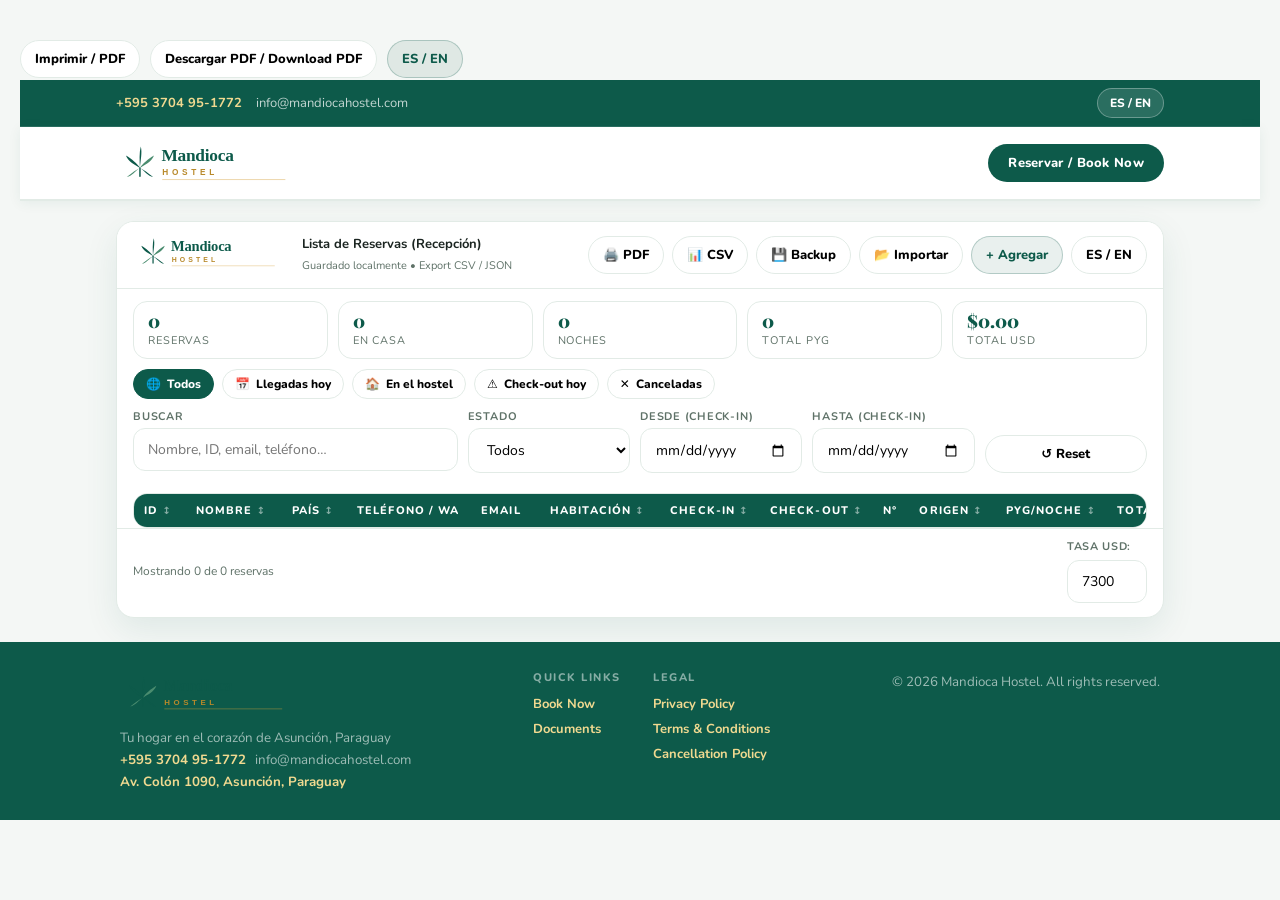
<file: BookingList.html>
<!doctype html>
<html lang="es">
<head>
  <meta charset="utf-8"/>
  <meta name="viewport" content="width=device-width,initial-scale=1"/>
  <title>Booking List | Lista de Reservas – Mandioca Hostel</title>
  <link rel="stylesheet" href="site-style.css"/>
  <script src="config.js"></script>
  <script src="site-components.js" defer></script>
  <style>
/* ── TOOLBAR AREA ── */
.bl-toolbar{
  display:flex; align-items:center; gap:8px; flex-wrap:wrap;
  padding:10px 16px; border-bottom:1px solid var(--mh-line);
  background:var(--mh-paper);
}
.bl-brand{ display:flex; align-items:center; gap:10px; margin-right:auto; }
.bl-brand img{ height:40px; width:auto; }
.bl-brand-text b{ font-size:13px; display:block; }
.bl-brand-text small{ font-size:11px; color:var(--mh-muted); }

/* ── STAT CARDS ── */
.bl-stats{ display:flex; gap:10px; flex-wrap:wrap; padding:12px 16px 0; }
.bl-stat{
  flex:1; min-width:110px;
  padding:10px 14px; border-radius:14px;
  border:1px solid var(--mh-line); background:#fff;
}
.bl-stat .v{ font-size:18px; font-weight:900; color:var(--mh-green); font-family:var(--mh-serif); line-height:1; }
.bl-stat .k{ font-size:11px; color:var(--mh-muted); margin-top:3px; text-transform:uppercase; letter-spacing:.08em; }

/* ── QUICK FILTER CHIPS ── */
.bl-chips{ display:flex; gap:8px; flex-wrap:wrap; padding:10px 16px 0; }
.bl-chip{
  display:inline-flex; align-items:center; gap:6px;
  padding:6px 12px; border-radius:999px;
  border:1px solid var(--mh-line); background:#fff;
  font-size:12px; font-weight:800; cursor:pointer;
  font-family:var(--mh-font); transition:all .15s;
}
.bl-chip:hover{ border-color:rgba(13,90,74,.3); box-shadow:0 0 0 3px rgba(13,90,74,.08); }
.bl-chip.active{ background:var(--mh-green); color:#fff; border-color:var(--mh-green); }

/* ── FILTERS BOX ── */
.bl-filters{
  display:grid; grid-template-columns:2fr 1fr 1fr 1fr 1fr;
  gap:10px; padding:10px 16px;
}
@media(max-width:900px){ .bl-filters{ grid-template-columns:1fr 1fr; } }
@media(max-width:600px){ .bl-filters{ grid-template-columns:1fr; } }
.bl-filters label{ font-size:11px; color:var(--mh-muted); display:block; margin-bottom:4px; font-weight:700; text-transform:uppercase; letter-spacing:.07em; }
.bl-filters input, .bl-filters select{
  width:100%; padding:9px 11px; border-radius:11px;
  border:1px solid var(--mh-line); background:#fff;
  font:inherit; font-size:13px; outline:none;
}
.bl-filters input:focus, .bl-filters select:focus{
  border-color:rgba(13,90,74,.45); box-shadow:0 0 0 3px rgba(13,90,74,.10);
}

/* ── TABLE ── */
.bl-table-wrap{
  margin:10px 16px 0;
  border:1px solid var(--mh-line);
  border-radius:14px;
  background:#fff;
  overflow-x:auto;
}
.bl-table{ width:100%; border-collapse:collapse; font-size:13px; min-width:1500px; }
.bl-table thead tr{ background:var(--mh-green); color:#fff; }
.bl-table th{
  padding:9px 10px; text-align:left; font-size:11px;
  letter-spacing:.1em; text-transform:uppercase; font-weight:800;
  white-space:nowrap; cursor:pointer; user-select:none;
  position:sticky; top:0;
}
.bl-table th:hover{ background:rgba(255,255,255,.12); }
.bl-table th .sort-icon{ opacity:.5; margin-left:4px; font-size:10px; }
.bl-table th.sorted .sort-icon{ opacity:1; }
.bl-table td{ padding:7px 9px; border-bottom:1px solid var(--mh-line); vertical-align:middle; }
.bl-table tbody tr:hover{ background:rgba(13,90,74,.03); }

/* row status colors */
.bl-table tbody tr.status-booked   { border-left:3px solid #3b82f6; }
.bl-table tbody tr.status-checkedin{ border-left:3px solid var(--mh-green); background:rgba(13,90,74,.02); }
.bl-table tbody tr.status-checkedout{ border-left:3px solid #9ca3af; }
.bl-table tbody tr.status-cancelled{ border-left:3px solid #ef4444; background:rgba(239,68,68,.03); }

.bl-table td input, .bl-table td select{
  width:100%; padding:6px 8px; border-radius:9px;
  border:1px solid transparent; background:transparent;
  font:inherit; font-size:13px; outline:none;
}
.bl-table td input:focus, .bl-table td select:focus{
  border-color:rgba(13,90,74,.4); background:#fff;
  box-shadow:0 0 0 3px rgba(13,90,74,.08);
}
.bl-table td.right{ text-align:right; }
.bl-table td input[disabled]{ color:var(--mh-muted); cursor:default; font-weight:700; }

/* status badge */
.status-badge{
  display:inline-block; padding:3px 9px; border-radius:999px;
  font-size:11px; font-weight:800; white-space:nowrap;
}
.sb-booked   { background:rgba(59,130,246,.12); color:#1d4ed8; }
.sb-checkedin{ background:rgba(13,90,74,.12); color:var(--mh-green); }
.sb-checkedout{ background:rgba(156,163,175,.15); color:#4b5563; }
.sb-cancelled{ background:rgba(239,68,68,.10); color:#dc2626; }

/* ── FOOTER BAR ── */
.bl-footer-bar{
  display:flex; align-items:center; gap:10px; flex-wrap:wrap;
  padding:10px 16px 14px; border-top:1px solid var(--mh-line);
  font-size:12px; color:var(--mh-muted);
}

/* ── MODAL (backup / import) ── */
.bl-modal-bg{
  display:none; position:fixed; inset:0; z-index:100;
  background:rgba(0,0,0,.45); align-items:center; justify-content:center;
}
.bl-modal-bg.open{ display:flex; }
.bl-modal{
  background:#fff; border-radius:18px; padding:24px; max-width:520px; width:94%;
  box-shadow:0 24px 60px rgba(0,0,0,.18);
}
.bl-modal h3{ margin:0 0 12px; font-family:var(--mh-serif); font-size:20px; }
.bl-modal textarea{ width:100%; height:160px; border-radius:12px; border:1px solid var(--mh-line); padding:10px; font-family:monospace; font-size:12px; resize:vertical; }
.bl-modal-btns{ display:flex; gap:10px; margin-top:12px; flex-wrap:wrap; }

/* ── PRINT VIEW ── */
.bl-print{ display:none; }

@media print{
  body *{ display:none !important; }
  .bl-print, .bl-print *{ display:revert !important; }
  .bl-print{ display:block !important; font-family:'Nunito',Arial,sans-serif; font-size:9pt; color:#000; }
  @page{ size:A4 landscape; margin:10mm 10mm 12mm; }
}

.bl-print .p-header{ display:flex; justify-content:space-between; align-items:center; margin-bottom:10pt; padding-bottom:6pt; border-bottom:2pt solid #0d5a4a; }
.bl-print .p-logo img{ height:32pt; }
.bl-print .p-title{ font-size:14pt; font-weight:900; color:#0d5a4a; }
.bl-print .p-meta{ font-size:8pt; color:#5f7268; }
.bl-print .p-stats{ display:flex; gap:14pt; margin-bottom:8pt; }
.bl-print .p-stat{ padding:5pt 10pt; border:1pt solid #e2ebe6; border-radius:6pt; }
.bl-print .p-stat b{ display:block; font-size:11pt; color:#0d5a4a; }
.bl-print .p-stat span{ font-size:8pt; color:#5f7268; }
.bl-print table{ width:100%; border-collapse:collapse; font-size:8.5pt; }
.bl-print thead tr{ background:#0d5a4a; color:#fff; }
.bl-print th{ padding:5pt 6pt; text-align:left; font-size:8pt; letter-spacing:.06em; text-transform:uppercase; }
.bl-print td{ padding:5pt 6pt; border-bottom:0.5pt solid #e2ebe6; }
.bl-print tr:nth-child(even) td{ background:#f9fbf9; }
.bl-print .p-footer{ margin-top:8pt; font-size:8pt; color:#5f7268; display:flex; justify-content:space-between; }
</style>
</head>
<body>

<!-- ══════ SCREEN UI ══════ -->
<div class="form-view">
<div class="wrap">
<div class="card">

  <!-- LOGO + TOOLBAR -->
  <div class="bl-toolbar print-hide">
    <div class="bl-brand">
      <div id="blLogoWrap"></div>
      <div class="bl-brand-text">
        <b id="topTitle">Lista de Reservas (Recepción)</b>
        <small id="topSub">Guardado localmente • Export CSV / JSON</small>
      </div>
    </div>
    <button class="btn" type="button" onclick="buildAndPrint()" id="btnPdf">🖨️ PDF</button>
    <button class="btn" type="button" onclick="exportCSV()" id="btnCsv">📊 CSV</button>
    <button class="btn" type="button" onclick="openBackup()" id="btnBackup">💾 Backup</button>
    <button class="btn" type="button" onclick="openImport()" id="btnImport">📂 Importar</button>
    <button class="btn primary" type="button" onclick="addRow()" id="btnAdd">+ Agregar</button>
    <button class="btn" type="button" onclick="toggleLang()" id="langBtn">ES / EN</button>
  </div>

  <!-- STAT CARDS -->
  <div class="bl-stats print-hide" id="blStats"></div>

  <!-- QUICK FILTER CHIPS -->
  <div class="bl-chips print-hide">
    <button class="bl-chip" id="chipAll"     onclick="setChip('all')"      >🌐 <span id="lAll">Todos</span></button>
    <button class="bl-chip" id="chipToday"   onclick="setChip('today')"    >📅 <span id="lToday">Llegadas hoy</span></button>
    <button class="bl-chip" id="chipInhouse" onclick="setChip('inhouse')"  >🏠 <span id="lInhouse">En el hostel</span></button>
    <button class="bl-chip" id="chipDue"     onclick="setChip('due')"      >⚠️ <span id="lDue">Check-out hoy</span></button>
    <button class="bl-chip" id="chipCancelled" onclick="setChip('cancelled')">✕ <span id="lCancelled">Canceladas</span></button>
  </div>

  <!-- FILTERS -->
  <div class="bl-filters print-hide">
    <div>
      <label id="lblSearch">Buscar</label>
      <input id="fSearch" placeholder="Nombre, ID, email, teléfono…" oninput="render()"/>
    </div>
    <div>
      <label id="lblStatus">Estado</label>
      <select id="fStatus" onchange="render()">
        <option value="" id="optAll">Todos</option>
        <option>Booked</option>
        <option>Checked-in</option>
        <option>Checked-out</option>
        <option>Cancelled</option>
      </select>
    </div>
    <div>
      <label id="lblFrom">Desde (check-in)</label>
      <input id="fFrom" type="date" onchange="render()"/>
    </div>
    <div>
      <label id="lblTo">Hasta (check-in)</label>
      <input id="fTo" type="date" onchange="render()"/>
    </div>
    <div style="display:flex;align-items:flex-end;">
      <button class="btn" type="button" onclick="resetFilters()" id="btnReset" style="width:100%;">↺ Reset</button>
    </div>
  </div>

  <!-- TABLE -->
  <div class="bl-table-wrap">
    <table class="bl-table">
      <thead>
        <tr>
          <th style="width:110px"  data-col="id"           onclick="sortBy('id')"          ><span id="thId">ID</span><span class="sort-icon">↕</span></th>
          <th style="width:180px"  data-col="name"         onclick="sortBy('name')"        ><span id="thName">Nombre</span><span class="sort-icon">↕</span></th>
          <th style="width:110px"  data-col="country"      onclick="sortBy('country')"     ><span id="thCountry">País</span><span class="sort-icon">↕</span></th>
          <th style="width:150px"  data-col="phone"                                        ><span id="thPhone">Teléfono / WA</span></th>
          <th style="width:200px"  data-col="email"                                        ><span id="thEmail">Email</span></th>
          <th style="width:200px"  data-col="room"         onclick="sortBy('room')"        ><span id="thRoom">Habitación</span><span class="sort-icon">↕</span></th>
          <th style="width:120px"  data-col="checkin"      onclick="sortBy('checkin')"     ><span id="thIn">Check-in</span><span class="sort-icon">↕</span></th>
          <th style="width:120px"  data-col="checkout"     onclick="sortBy('checkout')"    ><span id="thOut">Check-out</span><span class="sort-icon">↕</span></th>
          <th style="width:70px"   data-col="nights"       class="right"                  ><span id="thNights">N°</span></th>
          <th style="width:130px"  data-col="source"       onclick="sortBy('source')"      ><span id="thSource">Origen</span><span class="sort-icon">↕</span></th>
          <th style="width:130px"  data-col="priceNightPYG" onclick="sortBy('priceNightPYG')" class="right"><span id="thPrice">PYG/noche</span><span class="sort-icon">↕</span></th>
          <th style="width:140px"  data-col="totalPYG"    class="right"                   ><span id="thTPYG">Total PYG</span></th>
          <th style="width:110px"  data-col="totalUSD"    class="right"                   ><span id="thTUSD">Total USD</span></th>
          <th style="width:100px"  data-col="paid"         onclick="sortBy('paid')"        ><span id="thPaid">Pagado</span><span class="sort-icon">↕</span></th>
          <th style="width:130px"  data-col="payment"                                      ><span id="thPayment">Pago</span></th>
          <th style="width:150px"  data-col="status"       onclick="sortBy('status')"      ><span id="thStatus">Estado</span><span class="sort-icon">↕</span></th>
          <th style="width:240px"  data-col="notes"                                        ><span id="thNotes">Notas</span></th>
          <th style="width:70px"   class="print-hide"                                      ></th>
        </tr>
      </thead>
      <tbody id="tbody"></tbody>
    </table>
  </div>

  <!-- FOOTER BAR -->
  <div class="bl-footer-bar print-hide">
    <span id="blFooterCount"></span>
    <span style="margin-left:auto;">
      <label style="font-size:11px;color:var(--mh-muted);margin-right:6px;" id="lRate">Tasa USD:</label>
      <input id="usdRate" value="7300" inputmode="numeric"
        style="width:80px;padding:5px 8px;border-radius:9px;border:1px solid var(--mh-line);font:inherit;font-size:12px;outline:none;"
        oninput="render()" title="1 USD = ? PYG"/>
    </span>
  </div>

</div><!-- /card -->
</div><!-- /wrap -->
</div><!-- /form-view -->

<!-- ══════ PRINT VIEW ══════ -->
<div class="bl-print" id="blPrint"></div>

<!-- ══════ MODALS ══════ -->
<!-- Backup -->
<div class="bl-modal-bg" id="modalBackup">
  <div class="bl-modal">
    <h3 id="mBackupTitle">💾 Backup de datos</h3>
    <p style="font-size:13px;color:var(--mh-muted);margin:0 0 8px;" id="mBackupSub">Copia este JSON y guárdalo en un lugar seguro.</p>
    <textarea id="backupText" readonly></textarea>
    <div class="bl-modal-btns">
      <button class="btn primary" type="button" onclick="copyBackup()" id="mBtnCopy">📋 Copiar</button>
      <button class="btn" type="button" onclick="downloadBackup()" id="mBtnDl">⬇️ Descargar .json</button>
      <button class="btn" type="button" onclick="closeModal('modalBackup')">✕ Cerrar</button>
    </div>
  </div>
</div>

<!-- Import -->
<div class="bl-modal-bg" id="modalImport">
  <div class="bl-modal">
    <h3 id="mImportTitle">📂 Importar backup</h3>
    <p style="font-size:13px;color:var(--mh-muted);margin:0 0 8px;" id="mImportSub">Pega un JSON de backup. ⚠️ Reemplaza los datos actuales.</p>
    <textarea id="importText" placeholder='{"rows":[...]}'></textarea>
    <div id="importErr" style="color:#dc2626;font-size:12px;margin-top:6px;display:none;"></div>
    <div class="bl-modal-btns">
      <input type="file" id="importFile" accept=".json" style="display:none" onchange="loadImportFile()"/>
      <button class="btn" type="button" onclick="document.getElementById('importFile').click()" id="mBtnFile">📁 Cargar archivo</button>
      <button class="btn primary" type="button" onclick="doImport()" id="mBtnImport">✅ Importar</button>
      <button class="btn" type="button" onclick="closeModal('modalImport')">✕ Cancelar</button>
    </div>
  </div>
</div>

<script>
/* ════════════════════════════════════════════
   CONFIG & STATE
═══════════════════════════════════════════ */
const CFG         = window.HOSTEL_CONFIG || {};
const HOSTEL_NAME = CFG.PROPERTY_NAME || "Mandioca Hostel";
const LOGO_URL    = CFG.LOGO_URL || "";
const STORAGE_KEY = "mh_booking_list_v4";
const LANG_KEY    = "mh_docLang";

let LANG = "es";
let sortCol = "checkin";
let sortAsc = true;
let activeChip = "all";

try{ const s = localStorage.getItem(LANG_KEY); if(s==="en"||s==="es") LANG=s; }catch(e){}

/* ── Inject logo into toolbar ── */
(function(){
  const wrap = document.getElementById("blLogoWrap");
  if(!wrap) return;
  if(LOGO_URL){
    const img = document.createElement("img");
    img.src = LOGO_URL; img.alt = HOSTEL_NAME; img.style.height="40px"; img.style.width="auto";
    wrap.appendChild(img);
  } else {
    wrap.innerHTML = `<div style="display:inline-flex;align-items:center;justify-content:center;width:36px;height:36px;border-radius:10px;background:rgba(13,90,74,.1);border:1px solid rgba(13,90,74,.2);font-weight:900;color:var(--mh-green);font-size:12px;">MH</div>`;
  }
})();

/* ════════════════════════════════════════════
   I18N
═══════════════════════════════════════════ */
const I18N = {
  es:{
    topTitle:"Lista de Reservas (Recepción)",
    topSub:"Guardado localmente • Export CSV / JSON",
    btnPdf:"🖨️ PDF", btnCsv:"📊 CSV", btnBackup:"💾 Backup", btnImport:"📂 Importar", btnAdd:"+ Agregar", btnReset:"↺ Reset",
    lAll:"Todos", lToday:"Llegadas hoy", lInhouse:"En el hostel", lDue:"Check-out hoy", lCancelled:"Canceladas",
    lblSearch:"Buscar", placeholderSearch:"Nombre, ID, email, teléfono…",
    lblStatus:"Estado", optAll:"Todos", lblFrom:"Desde (check-in)", lblTo:"Hasta (check-in)",
    thId:"ID", thName:"Nombre", thCountry:"País", thPhone:"Teléfono / WA", thEmail:"Email",
    thRoom:"Habitación", thIn:"Check-in", thOut:"Check-out", thNights:"N°", thSource:"Origen",
    thPrice:"PYG/noche", thTPYG:"Total PYG", thTUSD:"Total USD",
    thPaid:"Pagado", thPayment:"Pago", thStatus:"Estado", thNotes:"Notas",
    lRate:"Tasa USD:",
    statBookings:"Reservas", statNights:"Noches", statPYG:"Total PYG", statUSD:"Total USD",
    statInHouse:"En casa",
    mBackupTitle:"💾 Backup de datos", mBackupSub:"Copia este JSON y guárdalo en un lugar seguro.",
    mBtnCopy:"📋 Copiar", mBtnDl:"⬇️ Descargar .json",
    mImportTitle:"📂 Importar backup", mImportSub:"Pega un JSON de backup. ⚠️ Reemplaza los datos actuales.",
    mBtnFile:"📁 Cargar archivo", mBtnImport:"✅ Importar",
    roomOptions:["Dorm 12 camas","Dorm 8 camas","Privada con baño","Privada sin baño","Otro"],
    sourceOptions:["Directo","Booking.com","Hostelworld","Walk-in","Otro"],
    paidOptions:["No","Sí","Parcial"],
    paymentOptions:["Efectivo","Transferencia","Tarjeta","Pending"],
    statusLabels:{"Booked":"Reservado","Checked-in":"En casa","Checked-out":"Salió","Cancelled":"Cancelado"},
    delete:"✕",
    footerCount:(n,t)=>`Mostrando ${n} de ${t} reservas`,
  },
  en:{
    topTitle:"Booking List (Reception)",
    topSub:"Saved locally • Export CSV / JSON",
    btnPdf:"🖨️ PDF", btnCsv:"📊 CSV", btnBackup:"💾 Backup", btnImport:"📂 Import", btnAdd:"+ Add", btnReset:"↺ Reset",
    lAll:"All", lToday:"Today's arrivals", lInhouse:"In house", lDue:"Check-out today", lCancelled:"Cancelled",
    lblSearch:"Search", placeholderSearch:"Name, ID, email, phone…",
    lblStatus:"Status", optAll:"All", lblFrom:"From (check-in)", lblTo:"To (check-in)",
    thId:"ID", thName:"Guest name", thCountry:"Country", thPhone:"Phone / WA", thEmail:"Email",
    thRoom:"Room / Bed", thIn:"Check-in", thOut:"Check-out", thNights:"Nts", thSource:"Source",
    thPrice:"PYG/night", thTPYG:"Total PYG", thTUSD:"Total USD",
    thPaid:"Paid", thPayment:"Payment", thStatus:"Status", thNotes:"Notes",
    lRate:"USD rate:",
    statBookings:"Bookings", statNights:"Nights", statPYG:"Total PYG", statUSD:"Total USD",
    statInHouse:"In house",
    mBackupTitle:"💾 Data backup", mBackupSub:"Copy this JSON and save it somewhere safe.",
    mBtnCopy:"📋 Copy", mBtnDl:"⬇️ Download .json",
    mImportTitle:"📂 Import backup", mImportSub:"Paste a backup JSON. ⚠️ Replaces current data.",
    mBtnFile:"📁 Load file", mBtnImport:"✅ Import",
    roomOptions:["Dorm 12 beds","Dorm 8 beds","Private with bathroom","Private no bathroom","Other"],
    sourceOptions:["Direct","Booking.com","Hostelworld","Walk-in","Other"],
    paidOptions:["No","Yes","Partial"],
    paymentOptions:["Cash","Transfer","Card","Pending"],
    statusLabels:{"Booked":"Booked","Checked-in":"Checked-in","Checked-out":"Checked-out","Cancelled":"Cancelled"},
    delete:"✕",
    footerCount:(n,t)=>`Showing ${n} of ${t} bookings`,
  }
};

/* ════════════════════════════════════════════
   DATA
═══════════════════════════════════════════ */
function todayISO(){ const d=new Date(), z=n=>String(n).padStart(2,"0"); return `${d.getFullYear()}-${z(d.getMonth()+1)}-${z(d.getDate())}`; }
function isoDate(d, offset=0){ const x=new Date(d); x.setDate(x.getDate()+offset); const z=n=>String(n).padStart(2,"0"); return `${x.getFullYear()}-${z(x.getMonth()+1)}-${z(x.getDate())}`; }

function loadData(){
  try{ const r=localStorage.getItem(STORAGE_KEY); if(r){ const d=JSON.parse(r); if(d&&Array.isArray(d.rows)) return d; } }catch(e){}
  return { rows:[] };
}
function saveData(){ try{ localStorage.setItem(STORAGE_KEY, JSON.stringify(state)); }catch(e){} }

let state = loadData();
let _nextId = 1;
function genId(){
  const nums = state.rows.map(r=>{ const m=(r.id||"").match(/(\d+)$/); return m?parseInt(m[1]):0; });
  _nextId = Math.max(_nextId, ...nums) + 1;
  return `BK-${String(_nextId).padStart(4,"0")}`;
}

function nightsBetween(a,b){
  if(!a||!b) return 0;
  const da=new Date(a+"T00:00:00"), db=new Date(b+"T00:00:00");
  return Math.max(0, Math.round((db-da)/(864e5)));
}
const fmtInt = n => Math.round(Number(n)||0).toString().replace(/\B(?=(\d{3})+(?!\d))/g,",");
const fmtUSD = n => (Math.round(((Number(n)||0)+Number.EPSILON)*100)/100).toFixed(2);
const esc    = s => String(s??"").replace(/&/g,"&amp;").replace(/</g,"&lt;").replace(/>/g,"&gt;").replace(/"/g,"&quot;");
const usdRate= ()=> Math.max(1, Number((document.getElementById("usdRate")||{}).value||7300)||7300);

/* ════════════════════════════════════════════
   QUICK CHIP FILTERS
═══════════════════════════════════════════ */
function setChip(chip){
  activeChip = chip;
  ["all","today","inhouse","due","cancelled"].forEach(c=>{
    document.getElementById("chip"+c.charAt(0).toUpperCase()+c.slice(1))
      .classList.toggle("active", c===chip);
  });
  // Reset date/status filters when switching chip
  if(chip!=="all"){
    document.getElementById("fStatus").value="";
    document.getElementById("fFrom").value="";
    document.getElementById("fTo").value="";
    document.getElementById("fSearch").value="";
  }
  render();
}

/* ════════════════════════════════════════════
   FILTER + SORT
═══════════════════════════════════════════ */
function sortBy(col){
  if(sortCol===col) sortAsc=!sortAsc; else { sortCol=col; sortAsc=true; }
  document.querySelectorAll(".bl-table th").forEach(th=>{
    th.classList.toggle("sorted", th.dataset.col===col);
    const si=th.querySelector(".sort-icon"); if(si) si.textContent = th.dataset.col===col ? (sortAsc?"↑":"↓") : "↕";
  });
  render();
}

function filteredRows(){
  const today = todayISO();
  const q     = (document.getElementById("fSearch").value||"").trim().toLowerCase();
  const st    = document.getElementById("fStatus").value;
  const from  = document.getElementById("fFrom").value;
  const to    = document.getElementById("fTo").value;

  let rows = state.rows.filter(r=>{
    // chip overrides
    if(activeChip==="today"    && r.checkin !== today) return false;
    if(activeChip==="inhouse"  && r.status !== "Checked-in") return false;
    if(activeChip==="due"      && r.checkout !== today) return false;
    if(activeChip==="cancelled"&& r.status !== "Cancelled") return false;
    // standard filters
    if(st && r.status!==st) return false;
    if(from && r.checkin && r.checkin < from) return false;
    if(to   && r.checkin && r.checkin > to)   return false;
    if(q){
      const blob=`${r.id} ${r.name} ${r.email} ${r.phone} ${r.notes} ${r.room} ${r.source} ${r.country}`.toLowerCase();
      if(!blob.includes(q)) return false;
    }
    return true;
  });

  // sort
  rows.sort((a,b)=>{
    let va = a[sortCol]??"", vb = b[sortCol]??"";
    if(sortCol==="priceNightPYG"){ va=Number(va)||0; vb=Number(vb)||0; }
    if(va < vb) return sortAsc?-1:1;
    if(va > vb) return sortAsc?1:-1;
    return 0;
  });
  return rows;
}

/* ════════════════════════════════════════════
   RENDER
═══════════════════════════════════════════ */
function statusClass(s){
  const map={"Booked":"status-booked","Checked-in":"status-checkedin","Checked-out":"status-checkedout","Cancelled":"status-cancelled"};
  return map[s]||"";
}
function statusBadge(s){
  const T=I18N[LANG];
  const cls={"Booked":"sb-booked","Checked-in":"sb-checkedin","Checked-out":"sb-checkedout","Cancelled":"sb-cancelled"};
  const label=T.statusLabels[s]||s;
  return `<span class="status-badge ${cls[s]||""}">${esc(label)}</span>`;
}

function mkSelect(idx,key,opts,val){
  return `<select onchange="updateField(${idx},'${key}',this.value)">${opts.map(o=>`<option ${o===val?"selected":""}>${esc(o)}</option>`).join("")}</select>`;
}

function render(){
  const T     = I18N[LANG];
  const rows  = filteredRows();
  const rate  = usdRate();
  const tbody = document.getElementById("tbody");

  tbody.innerHTML = "";
  rows.forEach(r=>{
    const idx     = state.rows.indexOf(r);
    const nights  = nightsBetween(r.checkin, r.checkout);
    const price   = Number(String(r.priceNightPYG||0).replace(/[^0-9]/g,""))||0;
    const tPYG    = nights * price;
    const tUSD    = tPYG / rate;
    const tr      = document.createElement("tr");
    tr.className  = statusClass(r.status);

    tr.innerHTML = `
      <td><input value="${esc(r.id)}"         oninput="updateField(${idx},'id',this.value)"/></td>
      <td><input value="${esc(r.name)}"        oninput="updateField(${idx},'name',this.value)"/></td>
      <td><input value="${esc(r.country)}"     oninput="updateField(${idx},'country',this.value)" style="width:80px"/></td>
      <td><input value="${esc(r.phone)}"       oninput="updateField(${idx},'phone',this.value)"/></td>
      <td><input value="${esc(r.email)}"       oninput="updateField(${idx},'email',this.value)"/></td>
      <td>${mkSelect(idx,'room',T.roomOptions,r.room)}</td>
      <td><input type="date" value="${esc(r.checkin)}"  onchange="updateField(${idx},'checkin',this.value)"/></td>
      <td><input type="date" value="${esc(r.checkout)}" onchange="updateField(${idx},'checkout',this.value)"/></td>
      <td class="right"><input value="${nights}" disabled/></td>
      <td>${mkSelect(idx,'source',T.sourceOptions,r.source)}</td>
      <td class="right"><input inputmode="numeric" value="${esc(String(r.priceNightPYG??''))}" oninput="updateField(${idx},'priceNightPYG',this.value.replace(/[^0-9]/g,''))"/></td>
      <td class="right"><input value="${fmtInt(tPYG)}" disabled/></td>
      <td class="right"><input value="${fmtUSD(tUSD)}" disabled/></td>
      <td>${mkSelect(idx,'paid',T.paidOptions,r.paid)}</td>
      <td>${mkSelect(idx,'payment',T.paymentOptions,r.payment)}</td>
      <td>
        <select onchange="updateField(${idx},'status',this.value);render();">
          ${["Booked","Checked-in","Checked-out","Cancelled"].map(o=>`<option ${o===r.status?"selected":""}>${esc(o)}</option>`).join("")}
        </select>
      </td>
      <td><input value="${esc(r.notes)}" oninput="updateField(${idx},'notes',this.value)"/></td>
      <td class="print-hide" style="text-align:center;">
        <button class="btn" type="button" style="padding:5px 8px;font-size:11px;" title="Duplicar" onclick="duplicateRow(${idx})">⧉</button>
        <button class="btn" type="button" style="padding:5px 8px;font-size:11px;color:#dc2626;" title="Borrar" onclick="removeRow(${idx})">${T.delete}</button>
      </td>`;
    tbody.appendChild(tr);
  });

  renderStats(rows, rate);

  const footer = document.getElementById("blFooterCount");
  if(footer) footer.textContent = T.footerCount(rows.length, state.rows.length);
}

function renderStats(rows, rate){
  const T = I18N[LANG];
  let bookings=rows.length, nights=0, pyg=0, inhouse=0;
  rows.forEach(r=>{
    const n=nightsBetween(r.checkin,r.checkout);
    const p=Number(String(r.priceNightPYG||0).replace(/[^0-9]/g,""))||0;
    nights+=n; pyg+=n*p;
    if(r.status==="Checked-in") inhouse++;
  });
  const usd=pyg/rate;
  document.getElementById("blStats").innerHTML=`
    <div class="bl-stat"><div class="v">${bookings}</div><div class="k">${T.statBookings}</div></div>
    <div class="bl-stat"><div class="v">${inhouse}</div><div class="k">${T.statInHouse}</div></div>
    <div class="bl-stat"><div class="v">${nights}</div><div class="k">${T.statNights}</div></div>
    <div class="bl-stat"><div class="v">${fmtInt(pyg)}</div><div class="k">${T.statPYG}</div></div>
    <div class="bl-stat"><div class="v">$${fmtUSD(usd)}</div><div class="k">${T.statUSD}</div></div>
  `;
}

/* ════════════════════════════════════════════
   DATA MUTATIONS
═══════════════════════════════════════════ */
function updateField(idx,key,val){ state.rows[idx][key]=val; saveData(); renderStats(filteredRows(),usdRate()); }

function addRow(){
  const today=todayISO();
  state.rows.unshift({
    id:genId(), name:"", country:"", phone:"", email:"",
    room:I18N[LANG].roomOptions[0], checkin:today, checkout:isoDate(new Date(),1),
    source:I18N[LANG].sourceOptions[0], priceNightPYG:0,
    paid:I18N[LANG].paidOptions[0], payment:I18N[LANG].paymentOptions[0],
    status:"Booked", notes:""
  });
  saveData(); render();
  document.querySelector(".bl-table-wrap").scrollIntoView({behavior:"smooth",block:"start"});
}

function removeRow(idx){
  if(!confirm(LANG==="es"?"¿Borrar esta reserva?":"Delete this booking?")) return;
  state.rows.splice(idx,1); saveData(); render();
}

function duplicateRow(idx){
  const r = JSON.parse(JSON.stringify(state.rows[idx]));
  r.id = genId();
  state.rows.splice(idx+1,0,r);
  saveData(); render();
}

function resetFilters(){
  document.getElementById("fSearch").value="";
  document.getElementById("fStatus").value="";
  document.getElementById("fFrom").value="";
  document.getElementById("fTo").value="";
  setChip("all");
}

/* ════════════════════════════════════════════
   EXPORT CSV
═══════════════════════════════════════════ */
function csvEsc(v){ const s=String(v??""); return /[",\n]/.test(s)?`"${s.replace(/"/g,'""')}"`:s; }
function exportCSV(){
  const header=["BookingID","GuestName","Country","Phone","Email","Room","CheckIn","CheckOut","Nights","Source","PriceNightPYG","TotalPYG","TotalUSD","Paid","Payment","Status","Notes"];
  const rate=usdRate();
  const lines=[header.join(",")];
  state.rows.forEach(r=>{
    const n=nightsBetween(r.checkin,r.checkout);
    const p=Number(String(r.priceNightPYG||0).replace(/[^0-9]/g,""))||0;
    const tpyg=n*p; const tusd=tpyg/rate;
    lines.push([r.id,r.name,r.country,r.phone,r.email,r.room,r.checkin,r.checkout,n,r.source,p,tpyg,fmtUSD(tusd),r.paid,r.payment,r.status,(r.notes||"").replace(/\n/g," ")].map(csvEsc).join(","));
  });
  const blob=new Blob(["\uFEFF"+lines.join("\n")],{type:"text/csv;charset=utf-8"});
  dlBlob(blob,"booking_list_mandioca.csv");
}

/* ════════════════════════════════════════════
   BACKUP / IMPORT
═══════════════════════════════════════════ */
function openBackup(){
  document.getElementById("backupText").value = JSON.stringify(state, null, 2);
  document.getElementById("modalBackup").classList.add("open");
}
async function copyBackup(){
  const txt=document.getElementById("backupText").value;
  try{ await navigator.clipboard.writeText(txt); }catch(e){}
  alert(LANG==="es"?"✅ JSON copiado.":"✅ JSON copied.");
}
function downloadBackup(){
  const blob=new Blob([document.getElementById("backupText").value],{type:"application/json"});
  dlBlob(blob,`mandioca_backup_${todayISO()}.json`);
}
function openImport(){
  document.getElementById("importText").value="";
  document.getElementById("importErr").style.display="none";
  document.getElementById("modalImport").classList.add("open");
}
function loadImportFile(){
  const f=document.getElementById("importFile").files?.[0]; if(!f) return;
  const reader=new FileReader();
  reader.onload=e=>{ document.getElementById("importText").value=e.target.result; };
  reader.readAsText(f);
}
function doImport(){
  const txt=document.getElementById("importText").value.trim();
  const errEl=document.getElementById("importErr");
  errEl.style.display="none";
  try{
    const data=JSON.parse(txt);
    if(!data||!Array.isArray(data.rows)) throw new Error("Invalid format");
    state=data; saveData(); render();
    closeModal("modalImport");
    alert(LANG==="es"?`✅ Importado: ${data.rows.length} reservas.`:`✅ Imported: ${data.rows.length} bookings.`);
  }catch(e){
    errEl.textContent=LANG==="es"?"❌ JSON inválido. Revise el formato.":"❌ Invalid JSON. Check format.";
    errEl.style.display="block";
  }
}
function closeModal(id){ document.getElementById(id).classList.remove("open"); }
function dlBlob(blob,name){ const url=URL.createObjectURL(blob); const a=document.createElement("a"); a.href=url; a.download=name; document.body.appendChild(a); a.click(); a.remove(); URL.revokeObjectURL(url); }

/* Close modal on bg click */
document.querySelectorAll(".bl-modal-bg").forEach(bg=>{ bg.addEventListener("click",e=>{ if(e.target===bg) bg.classList.remove("open"); }); });

/* ════════════════════════════════════════════
   CLEAN PRINT VIEW
═══════════════════════════════════════════ */
function buildAndPrint(){
  const T    = I18N[LANG];
  const rate = usdRate();
  const rows = filteredRows();
  let nights=0, pyg=0, inhouse=0;
  rows.forEach(r=>{ const n=nightsBetween(r.checkin,r.checkout); const p=Number(String(r.priceNightPYG||0).replace(/[^0-9]/g,""))||0; nights+=n; pyg+=n*p; if(r.status==="Checked-in") inhouse++; });
  const usd=pyg/rate;
  const now=new Date().toLocaleString(LANG==="es"?"es-PY":"en-US");

  const trows = rows.map(r=>{
    const n=nightsBetween(r.checkin,r.checkout);
    const p=Number(String(r.priceNightPYG||0).replace(/[^0-9]/g,""))||0;
    const tpyg=n*p; const tusd=tpyg/rate;
    const stLabels={"Booked":"Booked","Checked-in":"✓ IN","Checked-out":"OUT","Cancelled":"✗"};
    return `<tr>
      <td>${esc(r.id)}</td>
      <td><strong>${esc(r.name)}</strong></td>
      <td>${esc(r.country)}</td>
      <td>${esc(r.room)}</td>
      <td>${esc(r.checkin)}</td>
      <td>${esc(r.checkout)}</td>
      <td style="text-align:right;">${n}</td>
      <td style="text-align:right;">${fmtInt(tpyg)}</td>
      <td style="text-align:right;">${fmtUSD(tusd)}</td>
      <td>${esc(r.paid)}</td>
      <td>${esc(stLabels[r.status]||r.status)}</td>
      <td>${esc(r.notes)}</td>
    </tr>`;
  }).join("");

  const logoHTML = LOGO_URL ? `<img src="${LOGO_URL}" alt="Logo" style="height:30pt;"/>` : `<strong>${HOSTEL_NAME}</strong>`;

  document.getElementById("blPrint").innerHTML = `
    <div class="p-header">
      <div class="p-logo">${logoHTML}</div>
      <div>
        <div class="p-title">${T.topTitle}</div>
        <div class="p-meta">${HOSTEL_NAME} • ${CFG.ADDRESS_LINE1||""}, ${CFG.ADDRESS_LINE2||""} • ${now}</div>
      </div>
    </div>
    <div class="p-stats">
      <div class="p-stat"><b>${rows.length}</b><span>${T.statBookings}</span></div>
      <div class="p-stat"><b>${inhouse}</b><span>${T.statInHouse}</span></div>
      <div class="p-stat"><b>${nights}</b><span>${T.statNights}</span></div>
      <div class="p-stat"><b>${fmtInt(pyg)} PYG</b><span>${T.statPYG}</span></div>
      <div class="p-stat"><b>$${fmtUSD(usd)}</b><span>${T.statUSD}</span></div>
    </div>
    <table>
      <thead><tr>
        <th>${T.thId}</th><th>${T.thName}</th><th>${T.thCountry}</th>
        <th>${T.thRoom}</th><th>${T.thIn}</th><th>${T.thOut}</th>
        <th style="text-align:right">${T.thNights}</th>
        <th style="text-align:right">${T.thTPYG}</th>
        <th style="text-align:right">${T.thTUSD}</th>
        <th>${T.thPaid}</th><th>${T.thStatus}</th><th>${T.thNotes}</th>
      </tr></thead>
      <tbody>${trows}</tbody>
    </table>
    <div class="p-footer">
      <span>${HOSTEL_NAME} — ${CFG.EMAIL||""}</span>
      <span>1 USD = ${fmtInt(rate)} PYG • Total: ${fmtInt(pyg)} PYG / $${fmtUSD(usd)} USD</span>
    </div>`;

  window.print();
}

/* ════════════════════════════════════════════
   LABELS (i18n)
═══════════════════════════════════════════ */
function applyLabels(){
  const T=I18N[LANG];
  const set=(id,val)=>{ const el=document.getElementById(id); if(el) el.textContent=val; };
  const setph=(id,val)=>{ const el=document.getElementById(id); if(el) el.placeholder=val; };

  set("topTitle",T.topTitle); set("topSub",T.topSub);
  set("btnPdf",T.btnPdf); set("btnCsv",T.btnCsv); set("btnBackup",T.btnBackup);
  set("btnImport",T.btnImport); set("btnAdd",T.btnAdd); set("btnReset",T.btnReset);
  set("lAll",T.lAll); set("lToday",T.lToday); set("lInhouse",T.lInhouse);
  set("lDue",T.lDue); set("lCancelled",T.lCancelled);
  set("lblSearch",T.lblSearch); setph("fSearch",T.placeholderSearch);
  set("lblStatus",T.lblStatus); set("optAll",T.optAll);
  set("lblFrom",T.lblFrom); set("lblTo",T.lblTo);
  set("thId",T.thId); set("thName",T.thName); set("thCountry",T.thCountry);
  set("thPhone",T.thPhone); set("thEmail",T.thEmail); set("thRoom",T.thRoom);
  set("thIn",T.thIn); set("thOut",T.thOut); set("thNights",T.thNights);
  set("thSource",T.thSource); set("thPrice",T.thPrice);
  set("thTPYG",T.thTPYG); set("thTUSD",T.thTUSD);
  set("thPaid",T.thPaid); set("thPayment",T.thPayment);
  set("thStatus",T.thStatus); set("thNotes",T.thNotes);
  set("lRate",T.lRate);
  set("mBackupTitle",T.mBackupTitle); set("mBackupSub",T.mBackupSub);
  set("mBtnCopy",T.mBtnCopy); set("mBtnDl",T.mBtnDl);
  set("mImportTitle",T.mImportTitle); set("mImportSub",T.mImportSub);
  set("mBtnFile",T.mBtnFile); set("mBtnImport",T.mBtnImport);
  try{ localStorage.setItem(LANG_KEY,LANG); }catch(e){}
  render();
}

window.toggleLang = function(){ LANG=(LANG==="es")?"en":"es"; applyLabels(); };

/* ════════════════════════════════════════════
   INIT
═══════════════════════════════════════════ */
applyLabels();
setChip("all");
</script>
</body>
</html>
</file>
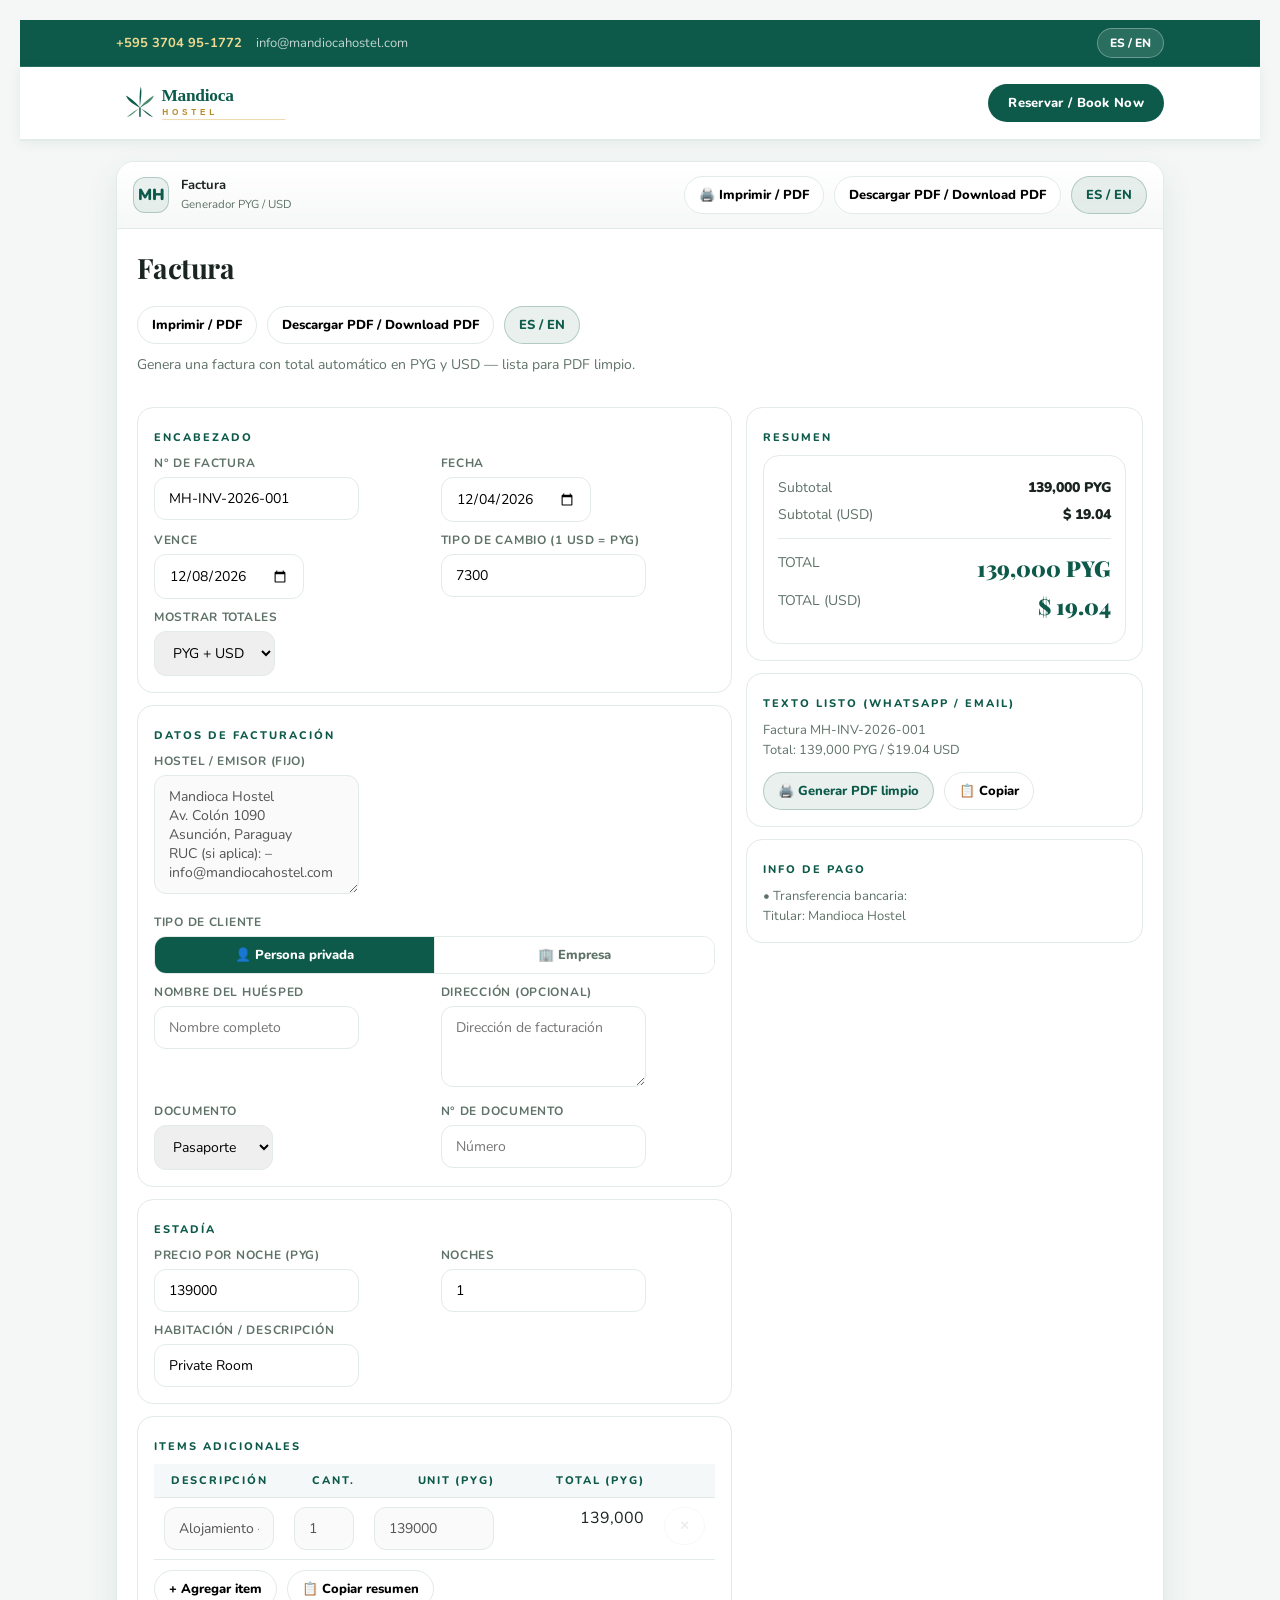
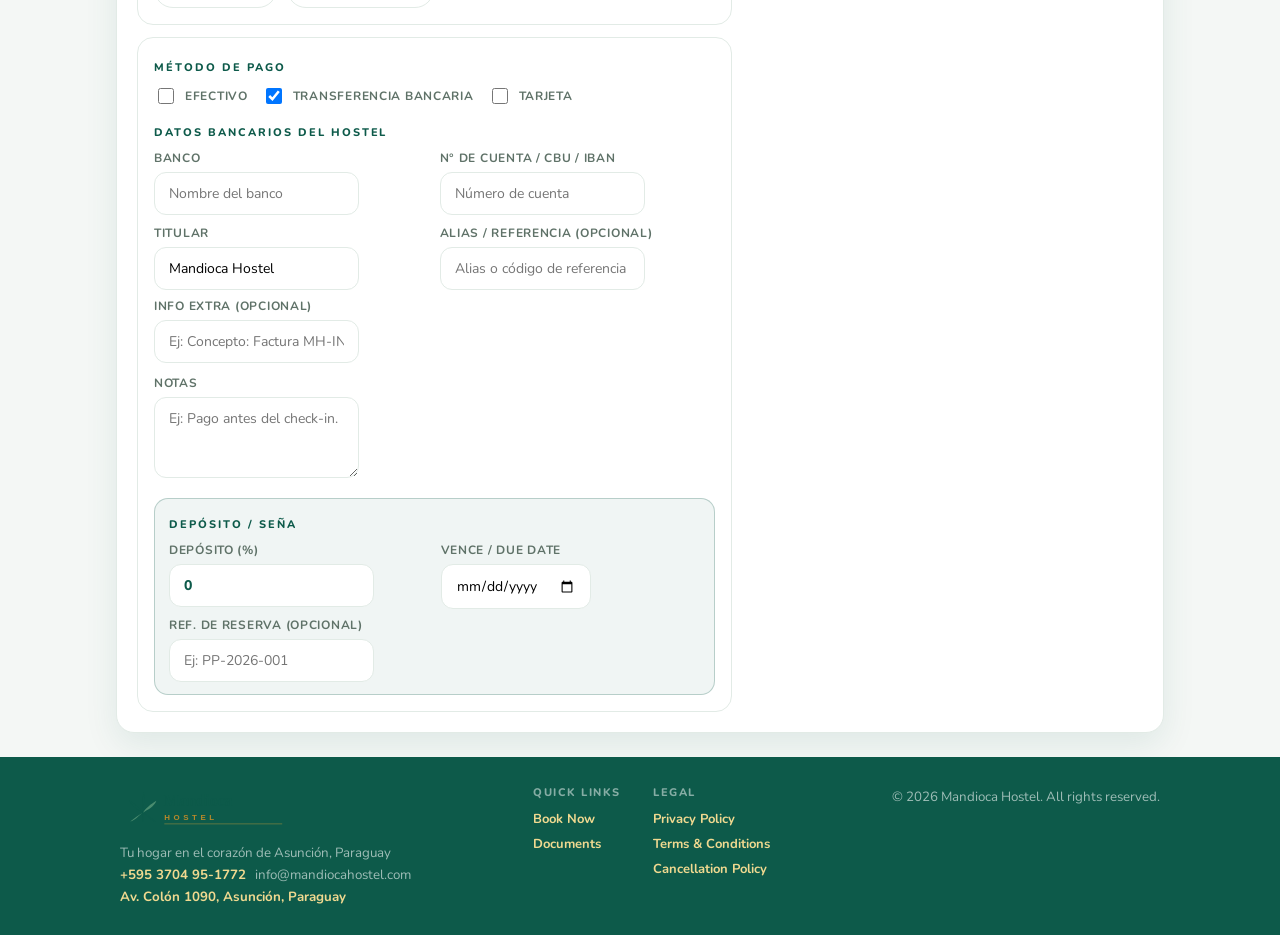
<file: InvoiceGenerator.html>
<!doctype html>
<html lang="es">
<head>
  <meta charset="utf-8"/>
  <meta name="viewport" content="width=device-width,initial-scale=1"/>
  <title>Factura – Mandioca Hostel</title>
  <link rel="stylesheet" href="site-style.css"/>
  <script src="config.js"></script>
  <script src="site-components.js" defer></script>
  <style>
    /* ── Screen-only helpers ── */
    .gridWide{ display:grid; grid-template-columns:1.2fr .8fr; gap:14px; }
    @media(max-width:920px){ .gridWide{ grid-template-columns:1fr; } }
    table{ width:100%; border-collapse:separate; border-spacing:0; }
    th,td{ padding:9px 10px; border-bottom:1px solid var(--mh-line); vertical-align:top; }
    th{ font-size:11px; letter-spacing:.16em; text-transform:uppercase; color:var(--mh-green);
        background:rgba(13,90,74,.04); font-weight:800; }
    td input{ width:100%; }
    .right{ text-align:right; }
    .muted{ color:var(--mh-muted); font-size:13px; line-height:1.5; }
    .sumBox{ border:1px solid var(--mh-line); border-radius:16px; padding:14px; background:#fff; }
    .sumLine{ display:flex; justify-content:space-between; gap:12px; margin:8px 0; font-size:14px; }
    .sumLine .k{ color:var(--mh-muted); }
    .sumLine .v{ font-weight:900; }
    .big{ font-family:var(--mh-serif); font-size:22px; font-weight:900; color:var(--mh-green); }
    .checks{ display:flex; gap:14px; flex-wrap:wrap; margin-top:10px; }
    .check{ display:flex; align-items:center; gap:8px; cursor:pointer; }
    .check input{ width:16px; height:16px; padding:0!important; cursor:pointer; }
    .btnRow{ display:flex; gap:10px; flex-wrap:wrap; margin-top:10px; }
    .client-toggle{ display:flex; gap:0; border:1px solid var(--mh-line); border-radius:12px; overflow:hidden; margin-bottom:10px; }
    .client-toggle button{
      flex:1; padding:9px 12px; border:none; background:#fff; cursor:pointer;
      font-weight:800; font-size:13px; font-family:var(--mh-font);
      color:var(--mh-muted); transition:background .15s, color .15s;
    }
    .client-toggle button.active{ background:var(--mh-green); color:#fff; }
    .client-toggle button:first-child{ border-right:1px solid var(--mh-line); }
    .bank-row{ display:grid; grid-template-columns:1fr 1fr; gap:10px; margin-top:8px; }
    @media(max-width:700px){ .bank-row{ grid-template-columns:1fr; } }

    /* ── PRINT VIEW: hidden on screen, shown on print ── */
    .inv-print{ display:none; }

    @media print{
      .form-view{ display:none!important; }
      .inv-print{
        display:block!important;
        font-family:'Nunito',Arial,sans-serif;
        color:#1a2420;
        font-size:11pt;
        line-height:1.55;
      }
      /* hide site chrome */
      .mh-topstrip,.mh-nav,.mh-footer,
      .topbar,.print-hide,button,.mh-doc-toolbar{ display:none!important; }
      .wrap{ margin:0!important; padding:0!important; max-width:none!important; }
      .card{ border:none!important; box-shadow:none!important; border-radius:0!important; }
    }
    @page{ size:A4; margin:14mm 14mm 16mm; }

    /* ── INVOICE PRINT STYLES ── */
    .inv{ max-width:100%; }
    .inv-header{ display:flex; justify-content:space-between; align-items:flex-start; padding-bottom:14pt; border-bottom:2pt solid #0d5a4a; margin-bottom:14pt; }
    .inv-logo img{ height:44pt; width:auto; display:block; }
    .inv-logo .inv-hostel-name{ font-family:Georgia,serif; font-size:16pt; font-weight:700; color:#0d5a4a; }
    .inv-logo .inv-hostel-sub{ font-size:9pt; color:#5f7268; margin-top:2pt; line-height:1.4; }
    .inv-title-block{ text-align:right; }
    .inv-title-block .inv-title{ font-family:Georgia,serif; font-size:22pt; font-weight:900; color:#0d5a4a; margin:0; line-height:1; }
    .inv-title-block .inv-meta{ font-size:9pt; color:#5f7268; margin-top:6pt; line-height:1.5; }
    .inv-bill{ display:grid; grid-template-columns:1fr 1fr; gap:14pt; margin:14pt 0; }
    .inv-bill-box{ padding:10pt; border:1pt solid #e2ebe6; border-radius:8pt; background:#f9fbf9; }
    .inv-bill-box .inv-label{ font-size:8pt; text-transform:uppercase; letter-spacing:.12em; color:#0d5a4a; font-weight:800; margin-bottom:5pt; }
    .inv-bill-box .inv-val{ font-size:10.5pt; color:#1a2420; white-space:pre-line; }
    .inv-bill-box .inv-val strong{ display:block; font-size:11.5pt; margin-bottom:2pt; }
    .inv-dates{ display:grid; grid-template-columns:repeat(3,1fr); gap:10pt; margin-bottom:14pt; }
    .inv-date-box{ padding:8pt 10pt; background:#f4f7f5; border-radius:8pt; border:1pt solid #e2ebe6; }
    .inv-date-box .inv-label{ font-size:8pt; text-transform:uppercase; letter-spacing:.1em; color:#0d5a4a; font-weight:800; margin-bottom:4pt; }
    .inv-date-box .inv-val{ font-size:11pt; font-weight:700; color:#1a2420; }
    /* table */
    .inv-table{ width:100%; border-collapse:collapse; margin:14pt 0; font-size:10pt; }
    .inv-table thead tr{ background:#0d5a4a; color:#fff; }
    .inv-table thead th{ padding:7pt 9pt; text-align:left; font-size:8.5pt; letter-spacing:.1em; text-transform:uppercase; font-weight:800; }
    .inv-table thead th.r{ text-align:right; }
    .inv-table tbody tr:nth-child(even){ background:#f4f7f5; }
    .inv-table tbody td{ padding:7pt 9pt; border-bottom:1pt solid #e2ebe6; vertical-align:top; }
    .inv-table tbody td.r{ text-align:right; font-weight:700; font-variant-numeric:tabular-nums; }
    /* totals */
    .inv-totals{ margin-left:auto; width:240pt; }
    .inv-totals-row{ display:flex; justify-content:space-between; padding:5pt 0; border-bottom:1pt solid #e2ebe6; font-size:10.5pt; }
    .inv-totals-row.total-big{ border-top:2pt solid #0d5a4a; border-bottom:none; padding-top:8pt; margin-top:4pt; }
    .inv-totals-row.total-big .k{ font-size:12pt; font-weight:800; color:#0d5a4a; }
    .inv-totals-row.total-big .v{ font-size:14pt; font-weight:900; color:#0d5a4a; font-family:Georgia,serif; }
    .inv-totals-row .k{ color:#5f7268; }
    .inv-totals-row .v{ font-weight:700; }
    /* payment + notes */
    .inv-bottom{ display:grid; grid-template-columns:1fr 1fr; gap:14pt; margin-top:14pt; padding-top:10pt; border-top:1pt solid #e2ebe6; }
    .inv-bottom-box .inv-label{ font-size:8pt; text-transform:uppercase; letter-spacing:.12em; color:#0d5a4a; font-weight:800; margin-bottom:6pt; }
    .inv-bottom-box .inv-val{ font-size:9.5pt; color:#1a2420; white-space:pre-line; }
    .inv-footer{ margin-top:16pt; padding-top:8pt; border-top:1pt solid #e2ebe6; display:flex; justify-content:space-between; font-size:8.5pt; color:#5f7268; }
    .inv-sig{ margin-top:24pt; display:grid; grid-template-columns:1fr 1fr; gap:30pt; }
    .inv-sig-box{ border-top:1pt solid #1a2420; padding-top:4pt; font-size:8.5pt; color:#5f7268; text-align:center; }
  </style>
</head>
<body>

<!-- ══════════════════════════════════════════════
     SCREEN FORM VIEW
═══════════════════════════════════════════════ -->
<div class="form-view">
  <div class="wrap">
    <div class="card">

      <div class="topbar">
        <div class="brand">
          <div class="logo">MH</div>
          <div class="meta">
            <b id="t_h1">Factura</b>
            <small id="t_sub">Generador PYG / USD</small>
          </div>
        </div>
        <div class="actions print-hide">
          <button class="btn" type="button" onclick="buildAndPrint()">🖨️ <span id="btnPrint">Imprimir / PDF</span></button>
          <button class="btn primary" type="button" onclick="toggleLang()" id="btnLang">ES / EN</button>
        </div>
      </div>

      <header>
        <h1 id="t_h1b">Factura</h1>
        <p class="subtitle" id="t_sub2">Genera una factura con total automático en PYG y USD — lista para PDF limpio.</p>
      </header>

      <div class="content">
        <div class="gridWide">

          <!-- ── LEFT: FORM ── -->
          <div>

            <!-- HEADER -->
            <div class="box">
              <div class="section-title" id="t_head">Encabezado</div>
              <div class="grid" style="margin-top:10px;">
                <div>
                  <label id="t_invno">N° de factura</label>
                  <input id="invNo" value="MH-INV-2026-001"/>
                </div>
                <div>
                  <label id="t_date">Fecha</label>
                  <input id="invDate" type="date"/>
                </div>
              </div>
              <div class="grid" style="margin-top:10px;">
                <div>
                  <label id="t_due">Vence</label>
                  <input id="invDue" type="date"/>
                </div>
                <div>
                  <label id="t_rate">Tipo de cambio (1 USD = PYG)</label>
                  <input id="usdRate" inputmode="decimal" value="7300"/>
                </div>
              </div>
              <div style="margin-top:10px;">
                <label id="t_show">Mostrar totales</label>
                <select id="displayMode">
                  <option value="both">PYG + USD</option>
                  <option value="pyg">Solo PYG</option>
                  <option value="usd">Solo USD</option>
                </select>
              </div>
            </div>

            <!-- BILLING -->
            <div class="box">
              <div class="section-title" id="t_bill">Datos de facturación</div>

              <div style="margin-top:10px;">
                <label id="t_hostel_fixed">Hostel / Emisor (fijo)</label>
                <textarea id="hostelBill" rows="5" disabled></textarea>
              </div>

              <!-- CLIENT TYPE TOGGLE -->
              <div style="margin-top:14px;">
                <label id="t_clienttype">Tipo de cliente</label>
                <div class="client-toggle">
                  <button type="button" id="btnPerson" class="active" onclick="setClientType('person')">👤 <span id="ct_person">Persona privada</span></button>
                  <button type="button" id="btnCompany" onclick="setClientType('company')">🏢 <span id="ct_company">Empresa</span></button>
                </div>
              </div>

              <!-- PERSON FIELDS -->
              <div id="fieldsPerson">
                <div class="grid">
                  <div>
                    <label id="t_client">Nombre del huésped</label>
                    <input id="toName" placeholder="Nombre completo"/>
                  </div>
                  <div>
                    <label id="t_client_bill">Dirección (opcional)</label>
                    <textarea id="clientBill" rows="3" placeholder="Dirección de facturación"></textarea>
                  </div>
                </div>
                <div class="grid" style="margin-top:10px;">
                  <div>
                    <label id="t_doctype">Documento</label>
                    <select id="clientDocType">
                      <option value="passport">Pasaporte</option>
                      <option value="id">Cédula / ID</option>
                      <option value="other">Otro</option>
                    </select>
                  </div>
                  <div>
                    <label id="t_docno">N° de documento</label>
                    <input id="clientDocNo" placeholder="Número"/>
                  </div>
                </div>
              </div>

              <!-- COMPANY FIELDS -->
              <div id="fieldsCompany" class="hidden">
                <div class="grid">
                  <div>
                    <label id="t_company">Nombre de empresa</label>
                    <input id="companyName" placeholder="Razón social"/>
                  </div>
                  <div>
                    <label id="t_taxid">CUIT / RUC / NIT / Tax ID</label>
                    <input id="companyTaxId" placeholder="Ej: 30-50674617-1"/>
                  </div>
                </div>
                <div class="grid" style="margin-top:10px;">
                  <div>
                    <label id="t_company_addr">Dirección de facturación</label>
                    <textarea id="companyAddr" rows="3" placeholder="Calle, ciudad, país"></textarea>
                  </div>
                  <div>
                    <label id="t_company_contact">Contacto / Atención (opcional)</label>
                    <input id="companyContact" placeholder="Ej: A/A: Juan García"/>
                  </div>
                </div>
              </div>
            </div>

            <!-- STAY -->
            <div class="box">
              <div class="section-title" id="t_stay">Estadía</div>
              <div class="grid" style="margin-top:10px;">
                <div>
                  <label id="t_price">Precio por noche (PYG)</label>
                  <input id="nightPrice" inputmode="numeric" value="139000"/>
                </div>
                <div>
                  <label id="t_nights">Noches</label>
                  <input id="nights" inputmode="numeric" value="1"/>
                </div>
              </div>
              <div style="margin-top:10px;">
                <label id="t_room">Habitación / Descripción</label>
                <input id="room" value="Private Room"/>
              </div>
            </div>

            <!-- ITEMS -->
            <div class="box">
              <div class="section-title" id="t_items">Items adicionales</div>
              <table style="margin-top:10px;">
                <thead>
                  <tr>
                    <th id="th_desc">Descripción</th>
                    <th class="right" style="width:80px;" id="th_qty">Cant.</th>
                    <th class="right" style="width:140px;" id="th_unit">Unit (PYG)</th>
                    <th class="right" style="width:150px;" id="th_total">Total (PYG)</th>
                    <th class="print-hide" style="width:44px;"></th>
                  </tr>
                </thead>
                <tbody id="itemsBody"></tbody>
              </table>
              <div class="btnRow print-hide">
                <button class="btn" type="button" onclick="addItem()" id="btnAdd">+ Agregar item</button>
                <button class="btn" type="button" onclick="copyReadyText()" id="btnCopy">📋 Copiar resumen</button>
              </div>
            </div>

            <!-- PAYMENT -->
            <div class="box">
              <div class="section-title" id="t_pay">Método de pago</div>
              <div class="checks print-hide">
                <label class="check"><input type="checkbox" id="payCash"><span id="pm_cash">Efectivo</span></label>
                <label class="check"><input type="checkbox" id="payTransfer" checked><span id="pm_transfer">Transferencia bancaria</span></label>
                <label class="check"><input type="checkbox" id="payCard"><span id="pm_card">Tarjeta</span></label>
              </div>

              <!-- BANK DETAILS (shown when transfer checked) -->
              <div id="bankSection" style="margin-top:12px;">
                <div class="section-title" id="t_bankdata" style="margin-top:8px;">Datos bancarios del hostel</div>
                <div class="bank-row">
                  <div>
                    <label id="t_bank_name">Banco</label>
                    <input id="bankName" placeholder="Nombre del banco"/>
                  </div>
                  <div>
                    <label id="t_bank_acc">N° de cuenta / CBU / IBAN</label>
                    <input id="bankAcc" placeholder="Número de cuenta"/>
                  </div>
                  <div>
                    <label id="t_bank_holder">Titular</label>
                    <input id="bankHolder" placeholder="Titular de la cuenta"/>
                  </div>
                  <div>
                    <label id="t_bank_alias">Alias / Referencia (opcional)</label>
                    <input id="bankAlias" placeholder="Alias o código de referencia"/>
                  </div>
                </div>
                <div style="margin-top:8px;">
                  <label id="t_bank_extra">Info extra (opcional)</label>
                  <input id="bankExtra" placeholder="Ej: Concepto: Factura MH-INV-…"/>
                </div>
              </div>

              <div style="margin-top:12px;">
                <label id="t_notes">Notas</label>
                <textarea id="notes" rows="3" placeholder="Ej: Pago antes del check-in."></textarea>
              </div>

              <!-- DEPOSIT SECTION (shown when coming from Proposal, or toggled manually) -->
              <div id="depositSection" style="margin-top:14px;padding:12px 14px;border-radius:14px;border:1.5px solid rgba(13,90,74,.25);background:rgba(13,90,74,.06);">
                <div class="section-title" id="t_dep_sec" style="margin-bottom:10px;">Depósito / Seña</div>
                <div class="grid">
                  <div>
                    <label id="t_dep_pct">Depósito (%)</label>
                    <input id="depPct" inputmode="decimal" value="0" style="font-weight:800;color:var(--mh-green);"/>
                  </div>
                  <div>
                    <label id="t_dep_due">Vence / Due date</label>
                    <input id="depDue" type="date"/>
                  </div>
                </div>
                <div id="depCalcDisplay" style="margin-top:10px;padding:8px 12px;border-radius:11px;background:rgba(13,90,74,.1);font-weight:800;color:var(--mh-green);font-size:14px;display:none;"></div>
                <div style="margin-top:8px;">
                  <label id="t_dep_ref">Referencia de reserva (opcional)</label>
                  <input id="depRef" placeholder="Ej: PP-2026-001"/>
                </div>
              </div>
            </div>

          </div><!-- /LEFT -->

          <!-- ── RIGHT: SUMMARY ── -->
          <div>
            <div class="box">
              <div class="section-title" id="t_sum">Resumen</div>
              <div class="sumBox" style="margin-top:10px;">
                <div class="sumLine">
                  <div class="k" id="k_sub">Subtotal</div>
                  <div class="v"><span id="subPYG">0</span> PYG</div>
                </div>
                <div class="sumLine" id="rowSubUSD">
                  <div class="k" id="k_subusd">Subtotal (USD)</div>
                  <div class="v">$ <span id="subUSD">0.00</span></div>
                </div>
                <div class="hr"></div>
                <div class="sumLine">
                  <div class="k" id="k_total">TOTAL</div>
                  <div class="v big"><span id="totPYG">0</span> PYG</div>
                </div>
                <div class="sumLine" id="rowTotUSD">
                  <div class="k" id="k_totalusd">TOTAL (USD)</div>
                  <div class="v big">$ <span id="totUSD">0.00</span></div>
                </div>
              </div>
            </div>

            <div class="box">
              <div class="section-title" id="t_ready">Texto listo (para WhatsApp / email)</div>
              <div class="muted" id="readyText" style="margin-top:10px; white-space:pre-line; font-size:13px;"></div>
              <div class="btnRow print-hide" style="margin-top:12px;">
                <button class="btn primary" type="button" onclick="buildAndPrint()">🖨️ <span id="btnPrint3">Generar PDF limpio</span></button>
                <button class="btn" type="button" onclick="copyReadyText()" id="btnCopy2">📋 Copiar</button>
              </div>
            </div>

            <div class="box">
              <div class="section-title" id="t_payinfo">Info de pago</div>
              <div class="muted" id="payInfoPreview" style="margin-top:10px; white-space:pre-line; font-size:13px;"></div>
            </div>
          </div><!-- /RIGHT -->

        </div><!-- /gridWide -->
      </div><!-- /content -->
    </div><!-- /card -->
  </div><!-- /wrap -->
</div><!-- /form-view -->

<!-- ══════════════════════════════════════════════
     PRINT VIEW (hidden on screen, shown on print)
═══════════════════════════════════════════════ -->
<div class="inv-print" id="invPrint">
  <!-- populated by buildPrintView() before window.print() -->
</div>

<script>
/* ─────────────────────────────────────────────
   Config helpers
───────────────────────────────────────────── */
const CFG = window.HOSTEL_CONFIG || {};
const HOSTEL_NAME = CFG.PROPERTY_NAME || "Mandioca Hostel";
const LOGO_URL    = CFG.LOGO_URL || "";

const $ = id => document.getElementById(id);
const fmtInt = n => Math.round(n).toString().replace(/\B(?=(\d{3})+(?!\d))/g, ",");
const fmtUSD = n => (Math.round((n + Number.EPSILON) * 100) / 100).toFixed(2);
const num = v => { const s = String(v||"").replaceAll(",","").replaceAll(" ",""); const x = Number(s); return isFinite(x)?x:0; };
function todayISO(){ const d=new Date(), z=n=>String(n).padStart(2,"0"); return `${d.getFullYear()}-${z(d.getMonth()+1)}-${z(d.getDate())}`; }
function fmtDateDisplay(iso){ if(!iso)return""; const [y,m,d]=iso.split("-"); return `${d}/${m}/${y}`; }

let lang = "es";
let clientType = "person"; // "person" | "company"

/* ─────────────────────────────────────────────
   Client type toggle
───────────────────────────────────────────── */
function setClientType(type){
  clientType = type;
  $("btnPerson").classList.toggle("active", type==="person");
  $("btnCompany").classList.toggle("active", type==="company");
  $("fieldsPerson").classList.toggle("hidden", type==="company");
  $("fieldsCompany").classList.toggle("hidden", type==="person");
  update();
}

/* ─────────────────────────────────────────────
   Fixed hostel billing text
───────────────────────────────────────────── */
function setFixed(){
  const ruc = CFG.RUC ? (lang==="es"?"\nRUC: ":"\nTax ID: ") + CFG.RUC : (lang==="es"?"\nRUC (si aplica): –":"\nTax ID (if applicable): –");
  const addr = `${CFG.ADDRESS_LINE1||"Av. Colón 1090"}\n${CFG.ADDRESS_LINE2||"Asunción, Paraguay"}`;
  $("hostelBill").value = `${HOSTEL_NAME}\n${addr}${ruc}\n${CFG.EMAIL||"info@mandiocahostel.com"}`;
}

/* Pre-fill bank fields from config */
function prefillBank(){
  if(CFG.BANK_NAME    && !$("bankName").value)    $("bankName").value    = CFG.BANK_NAME;
  if(CFG.BANK_ACCOUNT && !$("bankAcc").value)     $("bankAcc").value     = CFG.BANK_ACCOUNT;
  if(CFG.BANK_HOLDER  && !$("bankHolder").value)  $("bankHolder").value  = CFG.BANK_HOLDER;
  if(CFG.BANK_ALIAS   && !$("bankAlias").value)   $("bankAlias").value   = CFG.BANK_ALIAS;
  if(CFG.BANK_EXTRA   && !$("bankExtra").value)   $("bankExtra").value   = CFG.BANK_EXTRA;
}

/* ─────────────────────────────────────────────
   Items table
───────────────────────────────────────────── */
function makeRow({auto=false, desc="", qty=1, unit=0}){
  const tr = document.createElement("tr");
  tr.dataset.auto = auto?"1":"0";
  const tdD=document.createElement("td");
  const iD=document.createElement("input"); iD.value=desc; iD.disabled=auto;
  iD.placeholder = auto ? "" : (lang==="es"?"Ej: Lavandería":"e.g., Laundry");
  iD.addEventListener("input",update); tdD.appendChild(iD);

  const tdQ=document.createElement("td"); tdQ.className="right";
  const iQ=document.createElement("input"); iQ.inputMode="numeric"; iQ.value=qty; iQ.disabled=auto;
  iQ.addEventListener("input",update); tdQ.appendChild(iQ);

  const tdU=document.createElement("td"); tdU.className="right";
  const iU=document.createElement("input"); iU.inputMode="numeric"; iU.value=unit; iU.disabled=auto;
  iU.addEventListener("input",update); tdU.appendChild(iU);

  const tdT=document.createElement("td"); tdT.className="right";
  const sp=document.createElement("span"); sp.className="vLine"; sp.textContent="0"; tdT.appendChild(sp);

  const tdX=document.createElement("td"); tdX.className="right print-hide";
  const b=document.createElement("button"); b.className="btn"; b.type="button"; b.textContent="✕";
  if(auto){b.disabled=true;b.style.opacity=".3";}
  b.onclick=()=>{tr.remove();ensureBase();update();}; tdX.appendChild(b);
  tr.append(tdD,tdQ,tdU,tdT,tdX);
  return tr;
}

function ensureBase(){
  const body=$("itemsBody");
  if(!body.children.length) body.appendChild(makeRow({auto:true,desc:"",qty:1,unit:0}));
  body.children[0].dataset.auto="1";
}

function addItem(){ $("itemsBody").appendChild(makeRow({auto:false,desc:"",qty:1,unit:0})); update(); }

/* ─────────────────────────────────────────────
   Payment info text
───────────────────────────────────────────── */
function buildPaymentText(forPrint){
  const lines=[];
  const isCash     = $("payCash").checked;
  const isTransfer = $("payTransfer").checked;
  const isCard     = $("payCard").checked;
  const sep        = forPrint ? "\n" : "\n";

  if(isCash)     lines.push(lang==="es"?"• Efectivo – pago en recepción.":"• Cash – pay at reception.");
  if(isTransfer){
    const bn  = $("bankName").value.trim();
    const ba  = $("bankAcc").value.trim();
    const bh  = $("bankHolder").value.trim();
    const bal = $("bankAlias").value.trim();
    const bex = $("bankExtra").value.trim();
    let block = lang==="es"?"• Transferencia bancaria:":"• Bank transfer:";
    if(bh)  block += sep + (lang==="es"?"  Titular: ":"  Account holder: ") + bh;
    if(bn)  block += sep + (lang==="es"?"  Banco: ":"  Bank: ") + bn;
    if(ba)  block += sep + (lang==="es"?"  Cuenta: ":"  Account: ") + ba;
    if(bal) block += sep + (lang==="es"?"  Alias / CBU: ":"  Alias / CBU: ") + bal;
    if(bex) block += sep + "  " + bex;
    if(!bn && !ba && !bh && !bal){
      block += sep + (lang==="es"?"  (Complete los datos bancarios en el formulario)":"  (Fill in bank details in the form)");
    }
    lines.push(block);
  }
  if(isCard) lines.push(lang==="es"?"• Tarjeta – disponible en recepción (puede aplicar recargo).":"• Card – available at reception (surcharge may apply).");
  return lines.join("\n\n");
}

/* ─────────────────────────────────────────────
   Main update (summary + ready text)
───────────────────────────────────────────── */
function update(){
  ensureBase();
  setFixed();

  // bank section visibility
  $("bankSection").style.display = $("payTransfer").checked ? "block" : "none";

  const rate    = num($("usdRate").value);
  const mode    = $("displayMode").value;
  const nights  = Math.max(0, Math.round(num($("nights").value)));
  const nPrice  = Math.max(0, num($("nightPrice").value));
  const room    = ($("room").value||"").trim();

  // Auto row (stay)
  const base = $("itemsBody").children[0];
  base.children[0].querySelector("input").value = lang==="es"
    ? `Alojamiento – ${room}${nights?" ("+nights+" noche"+(nights===1?"":"s")+")" : ""}`
    : `Accommodation – ${room}${nights?" ("+nights+" night"+(nights===1?"":"s")+")" : ""}`;
  base.children[1].querySelector("input").value = String(nights);
  base.children[2].querySelector("input").value = String(nPrice);

  // Totals
  let total=0;
  [...$("itemsBody").children].forEach(tr=>{
    const desc = tr.children[0].querySelector("input").value.trim();
    const qty  = num(tr.children[1].querySelector("input").value);
    const unit = num(tr.children[2].querySelector("input").value);
    const line = Math.max(0,qty)*Math.max(0,unit);
    tr.querySelector(".vLine").textContent = fmtInt(line);
    if(desc) total += line;
  });

  const usd = (rate>0) ? total/rate : 0;
  $("rowSubUSD").style.display = mode==="pyg"?"none":"flex";
  $("rowTotUSD").style.display = mode==="pyg"?"none":"flex";
  $("subPYG").textContent = fmtInt(total);
  $("totPYG").textContent = fmtInt(total);
  $("subUSD").textContent = fmtUSD(usd);
  $("totUSD").textContent = fmtUSD(usd);

  // Ready text
  const invNo  = ($("invNo").value||"").trim();
  const client = clientType==="company"
    ? ($("companyName").value||"").trim()
    : ($("toName").value||"").trim();
  const docNo  = clientType==="company"
    ? ($("companyTaxId").value||"").trim()
    : ($("clientDocNo").value||"").trim();
  const docLabel = clientType==="company"
    ? (lang==="es"?"CUIT/RUC":"Tax ID")
    : ($("clientDocType").value==="passport"?(lang==="es"?"Pasaporte":"Passport"):$("clientDocType").value==="id"?"ID":"Doc.");

  const totalLine = (lang==="es"
    ? `Factura ${invNo||"(sin número)"}\nTotal: ${fmtInt(total)} PYG${mode!=="pyg"?" / $"+fmtUSD(usd)+" USD":""}${client?"\nCliente: "+client+(docNo?" – "+docLabel+": "+docNo:""):""}${($("notes").value||"").trim()?"\n\n"+($("notes").value||"").trim():""}` 
    : `Invoice ${invNo||"(no number)"}\nTotal: ${fmtInt(total)} PYG${mode!=="pyg"?" / $"+fmtUSD(usd)+" USD":""}${client?"\nClient: "+client+(docNo?" – "+docLabel+": "+docNo:""):""}${($("notes").value||"").trim()?"\n\n"+($("notes").value||"").trim():""}`);

  $("readyText").textContent = totalLine;
  $("payInfoPreview").textContent = buildPaymentText(false);
}

/* ─────────────────────────────────────────────
   Build clean PRINT VIEW then trigger print
───────────────────────────────────────────── */
function buildPrintView(){
  const mode   = $("displayMode").value;
  const rate   = num($("usdRate").value);
  const invNo  = ($("invNo").value||"").trim() || "–";
  const invDate= fmtDateDisplay($("invDate").value);
  const invDue = fmtDateDisplay($("invDue").value);
  const notes  = ($("notes").value||"").trim();

  // totals (recalc)
  let total=0;
  const rows=[];
  [...$("itemsBody").children].forEach(tr=>{
    const d=tr.children[0].querySelector("input").value.trim();
    const q=num(tr.children[1].querySelector("input").value);
    const u=num(tr.children[2].querySelector("input").value);
    const line=Math.max(0,q)*Math.max(0,u);
    if(d) { total+=line; rows.push({d,q,u:fmtInt(u),line:fmtInt(line)}); }
  });
  const usd=(rate>0)?total/rate:0;

  // Client block
  let clientName="", clientBody="", clientDocStr="";
  if(clientType==="company"){
    clientName = ($("companyName").value||"").trim();
    const addr = ($("companyAddr").value||"").trim();
    const tax  = ($("companyTaxId").value||"").trim();
    const cont = ($("companyContact").value||"").trim();
    clientBody = [clientName, addr, tax?(lang==="es"?"CUIT/RUC: ":"Tax ID: ")+tax:"", cont].filter(Boolean).join("\n");
    clientDocStr = tax ? (lang==="es"?"CUIT/RUC: ":"Tax ID: ") + tax : "";
  } else {
    clientName = ($("toName").value||"").trim();
    const addr = ($("clientBill").value||"").trim();
    const docType = $("clientDocType").value;
    const docNo = ($("clientDocNo").value||"").trim();
    const dtLabel = docType==="passport"?(lang==="es"?"Pasaporte":"Passport"):docType==="id"?"ID":"Doc.";
    clientDocStr = docNo ? dtLabel+": "+docNo : "";
    clientBody = [clientName, addr, clientDocStr].filter(Boolean).join("\n");
  }

  // Table rows HTML
  const trowsHTML = rows.map(r=>`
    <tr>
      <td>${esc(r.d)}</td>
      <td class="r">${r.q}</td>
      <td class="r">${r.u}</td>
      <td class="r">${r.line} PYG</td>
    </tr>`).join("");

  // Totals HTML
  let totalsHTML=`
    <div class="inv-totals-row"><span class="k">${lang==="es"?"Subtotal":"Subtotal"}</span><span class="v">${fmtInt(total)} PYG</span></div>`;
  if(mode!=="pyg") totalsHTML+=`
    <div class="inv-totals-row"><span class="k">${lang==="es"?"Subtotal (USD)":"Subtotal (USD)"}</span><span class="v">$ ${fmtUSD(usd)}</span></div>`;
  totalsHTML+=`
    <div class="inv-totals-row total-big"><span class="k">TOTAL</span><span class="v">${fmtInt(total)} PYG${mode!=="pyg"?" / $"+fmtUSD(usd)+" USD":""}</span></div>`;

  // Payment text
  const payTxt = buildPaymentText(true);
  const logoHTML = LOGO_URL ? `<img src="${LOGO_URL}" alt="Logo"/>` : `<div style="font-family:Georgia,serif;font-size:16pt;font-weight:700;color:#0d5a4a;">${HOSTEL_NAME}</div>`;

  // Hostel billing block
  const hostelBillRaw = $("hostelBill").value || "";

  const html=`
<div class="inv">
  <div class="inv-header">
    <div class="inv-logo">
      ${logoHTML}
      <div class="inv-hostel-sub" style="margin-top:6pt;">${esc(hostelBillRaw).replace(/\n/g,"<br/>")}</div>
    </div>
    <div class="inv-title-block">
      <div class="inv-title">${lang==="es"?"FACTURA":"INVOICE"}</div>
      <div class="inv-meta">
        <strong style="font-size:11pt;color:#1a2420;">${esc(invNo)}</strong>
      </div>
    </div>
  </div>

  <div class="inv-dates">
    <div class="inv-date-box">
      <div class="inv-label">${lang==="es"?"Fecha":"Date"}</div>
      <div class="inv-val">${invDate||"–"}</div>
    </div>
    <div class="inv-date-box">
      <div class="inv-label">${lang==="es"?"Vencimiento":"Due date"}</div>
      <div class="inv-val">${invDue||"–"}</div>
    </div>
    <div class="inv-date-box">
      <div class="inv-label">${lang==="es"?"Tipo de cambio":"Exchange rate"}</div>
      <div class="inv-val">1 USD = ${fmtInt(rate)} PYG</div>
    </div>
  </div>

  <div class="inv-bill">
    <div class="inv-bill-box">
      <div class="inv-label">${lang==="es"?"DE (Emisor)":"FROM (Issuer)"}</div>
      <div class="inv-val">${esc(hostelBillRaw).replace(/\n/g,"<br/>")}</div>
    </div>
    <div class="inv-bill-box">
      <div class="inv-label">${lang==="es"?"PARA (Cliente)":"TO (Client)"}</div>
      <div class="inv-val">${clientBody ? esc(clientBody).replace(/\n/g,"<br/>") : (lang==="es"?"–":"–")}</div>
    </div>
  </div>

  <table class="inv-table">
    <thead>
      <tr>
        <th>${lang==="es"?"Descripción":"Description"}</th>
        <th class="r" style="width:50pt;">${lang==="es"?"Cant.":"Qty"}</th>
        <th class="r" style="width:100pt;">${lang==="es"?"Precio unit. (PYG)":"Unit price (PYG)"}</th>
        <th class="r" style="width:110pt;">${lang==="es"?"Total (PYG)":"Total (PYG)"}</th>
      </tr>
    </thead>
    <tbody>${trowsHTML}</tbody>
  </table>

  <div class="inv-totals">${totalsHTML}</div>

  <!-- DEP_BOX -->
  <div class="inv-bottom">
    <div class="inv-bottom-box">
      <div class="inv-label">${lang==="es"?"Información de pago":"Payment information"}</div>
      <div class="inv-val">${payTxt ? esc(payTxt).replace(/\n/g,"<br/>") : "–"}</div>
    </div>
    <div class="inv-bottom-box">
      <div class="inv-label">${lang==="es"?"Notas":"Notes"}</div>
      <div class="inv-val">${notes ? esc(notes).replace(/\n/g,"<br/>") : "–"}</div>
    </div>
  </div>

  <div class="inv-sig">
    <div class="inv-sig-box">${lang==="es"?"Firma y sello del emisor":"Issuer signature &amp; stamp"}</div>
    <div class="inv-sig-box">${lang==="es"?"Firma del cliente / Recibí conforme":"Client signature / Received"}</div>
  </div>

  <div class="inv-footer">
    <span>${HOSTEL_NAME} — ${CFG.ADDRESS_LINE1||"Av. Colón 1090"}, ${CFG.ADDRESS_LINE2||"Asunción, Paraguay"}</span>
    <span>${CFG.EMAIL||"info@mandiocahostel.com"} — ${CFG.PHONE_DISPLAY||""}</span>
  </div>
</div>`;

  // Deposit box for print
  const depPctPrint = Math.min(100,Math.max(0,num($("depPct").value)));
  const depAmtPrint = Math.round(subtotalPYG * depPctPrint / 100);
  const depDuePrint = $("depDue").value;
  const depRefPrint = ($("depRef").value||"").trim();
  const depUSDPrint = (rate>0) ? depAmtPrint/rate : 0;

  let depBoxHTML = "";
  if(depPctPrint > 0){
    depBoxHTML = `
      <div class="dep-invoice-box">
        <div>
          <div class="dib-label">${lang==="es"?"DEPÓSITO / SEÑA":"DEPOSIT / DOWN PAYMENT"} (${depPctPrint}%)</div>
          ${depDuePrint ? `<div class="dib-sub">${lang==="es"?"Vence:":"Due:"} ${depDuePrint.split("-").reverse().join("/")}</div>` : ""}
          ${depRefPrint ? `<div class="dib-sub">${lang==="es"?"Ref. reserva:":"Booking ref:"} ${esc(depRefPrint)}</div>` : ""}
        </div>
        <div class="dib-amount">${fmtInt(depAmtPrint)} PYG${mode!=="pyg"?"<br/><span style='font-size:10pt;'>$"+fmtUSD(depUSDPrint)+" USD</span>":""}</div>
      </div>`;
  }

  // inject depBoxHTML before the bottom (conditions/notes) section
  html = html.replace("<!-- DEP_BOX -->", depBoxHTML);

  $("invPrint").innerHTML = html;
}

function esc(s){ return String(s||"").replace(/&/g,"&amp;").replace(/</g,"&lt;").replace(/>/g,"&gt;").replace(/"/g,"&quot;"); }

function buildAndPrint(){
  buildPrintView();
  window.print();
}

/* ─────────────────────────────────────────────
   Copy ready text
───────────────────────────────────────────── */
async function copyReadyText(){
  const txt = $("readyText").textContent||"";
  try{ await navigator.clipboard.writeText(txt); alert(lang==="es"?"✅ Copiado al portapapeles.":"✅ Copied to clipboard."); }
  catch(e){ alert(txt); }
}

/* ─────────────────────────────────────────────
   Language switch
───────────────────────────────────────────── */
const TEXTS = {
  es:{
    t_h1:"Factura", t_sub:"Generador PYG / USD", t_h1b:"Factura",
    t_sub2:"Genera una factura con total automático en PYG y USD — lista para PDF limpio.",
    t_head:"Encabezado", t_invno:"N° de factura", t_date:"Fecha", t_due:"Vence",
    t_rate:"Tipo de cambio (1 USD = PYG)", t_show:"Mostrar totales",
    t_bill:"Datos de facturación", t_hostel_fixed:"Hostel / Emisor (fijo)",
    t_clienttype:"Tipo de cliente", ct_person:"Persona privada", ct_company:"Empresa",
    t_client:"Nombre del huésped", t_client_bill:"Dirección (opcional)",
    t_doctype:"Documento", t_docno:"N° de documento",
    t_company:"Nombre de empresa", t_taxid:"CUIT / RUC / NIT / Tax ID",
    t_company_addr:"Dirección de facturación", t_company_contact:"Contacto / Atención (opcional)",
    t_stay:"Estadía", t_price:"Precio por noche (PYG)", t_nights:"Noches", t_room:"Habitación / Descripción",
    t_items:"Items adicionales", th_desc:"Descripción", th_qty:"Cant.", th_unit:"Unit (PYG)", th_total:"Total (PYG)",
    btnAdd:"+ Agregar item", btnCopy:"📋 Copiar resumen",
    t_pay:"Método de pago", pm_cash:"Efectivo", pm_transfer:"Transferencia bancaria", pm_card:"Tarjeta",
    t_bankdata:"Datos bancarios del hostel", t_bank_name:"Banco",
    t_bank_acc:"N° de cuenta / CBU / IBAN", t_bank_holder:"Titular",
    t_bank_alias:"Alias / Referencia (opcional)", t_bank_extra:"Info extra (opcional)",
    t_dep_sec:"Depósito / Seña", t_dep_pct:"Depósito (%)", t_dep_due:"Vence / Due date", t_dep_ref:"Ref. de reserva (opcional)",
    t_notes:"Notas", t_sum:"Resumen", k_sub:"Subtotal", k_subusd:"Subtotal (USD)",
    k_total:"TOTAL", k_totalusd:"TOTAL (USD)",
    t_ready:"Texto listo (WhatsApp / email)", t_payinfo:"Info de pago",
    btnPrint:"Imprimir / PDF", btnPrint3:"Generar PDF limpio", btnCopy2:"📋 Copiar",
  },
  en:{
    t_h1:"Invoice", t_sub:"PYG / USD Generator", t_h1b:"Invoice",
    t_sub2:"Generate an invoice with automatic totals in PYG and USD — clean PDF ready.",
    t_head:"Header", t_invno:"Invoice No.", t_date:"Date", t_due:"Due date",
    t_rate:"Exchange rate (1 USD = PYG)", t_show:"Display totals",
    t_bill:"Billing details", t_hostel_fixed:"Hostel / Issuer (fixed)",
    t_clienttype:"Client type", ct_person:"Private person", ct_company:"Company",
    t_client:"Guest name", t_client_bill:"Address (optional)",
    t_doctype:"Document type", t_docno:"Document number",
    t_company:"Company name", t_taxid:"CUIT / RUC / NIT / Tax ID",
    t_company_addr:"Billing address", t_company_contact:"Contact / Attention (optional)",
    t_stay:"Stay", t_price:"Price per night (PYG)", t_nights:"Nights", t_room:"Room / Description",
    t_items:"Additional items", th_desc:"Description", th_qty:"Qty", th_unit:"Unit (PYG)", th_total:"Total (PYG)",
    btnAdd:"+ Add item", btnCopy:"📋 Copy summary",
    t_pay:"Payment method", pm_cash:"Cash", pm_transfer:"Bank transfer", pm_card:"Card",
    t_bankdata:"Hostel bank details", t_bank_name:"Bank",
    t_bank_acc:"Account No. / CBU / IBAN", t_bank_holder:"Account holder",
    t_bank_alias:"Alias / Reference (optional)", t_bank_extra:"Extra info (optional)",
    t_dep_sec:"Deposit / Down payment", t_dep_pct:"Deposit (%)", t_dep_due:"Due date", t_dep_ref:"Booking reference (optional)",
    t_notes:"Notes", t_sum:"Summary", k_sub:"Subtotal", k_subusd:"Subtotal (USD)",
    k_total:"TOTAL", k_totalusd:"TOTAL (USD)",
    t_ready:"Ready text (WhatsApp / email)", t_payinfo:"Payment info",
    btnPrint:"Print / PDF", btnPrint3:"Generate clean PDF", btnCopy2:"📋 Copy",
  }
};

function setTexts(){
  const T = TEXTS[lang];
  Object.keys(T).forEach(id=>{ const el=$(id); if(el) el.textContent=T[id]; });
  // update table th elements separately
  ["th_desc","th_qty","th_unit","th_total"].forEach(id=>{ const el=$(id); if(el) el.textContent=T[id]; });
  // update select options for doctype
  const dt=$("clientDocType");
  if(dt){
    dt.options[0].text = lang==="es"?"Pasaporte":"Passport";
    dt.options[1].text = lang==="es"?"Cédula / ID":"ID Card";
    dt.options[2].text = lang==="es"?"Otro":"Other";
  }
  // update displayMode options
  const dm=$("displayMode");
  if(dm){
    dm.options[0].text = lang==="es"?"PYG + USD":"PYG + USD";
    dm.options[1].text = lang==="es"?"Solo PYG":"PYG only";
    dm.options[2].text = lang==="es"?"Solo USD":"USD only";
  }
  update();
}

function toggleLang(){
  lang = (lang==="es")?"en":"es";
  setTexts();
}

/* ─────────────────────────────────────────────
   Init
───────────────────────────────────────────── */
(function(){
  $("invDate").value = todayISO();
  // Set due date +4 days
  const due = new Date(); due.setDate(due.getDate()+4);
  const z=n=>String(n).padStart(2,"0");
  $("invDue").value = `${due.getFullYear()}-${z(due.getMonth()+1)}-${z(due.getDate())}`;

  ensureBase();
  prefillBank();

  const watchIds=["invNo","invDate","invDue","toName","clientBill","clientDocType","clientDocNo",
    "usdRate","displayMode","nightPrice","nights","room","notes",
    "payCash","payTransfer","payCard",
    "companyName","companyTaxId","companyAddr","companyContact",
    "depPct","depDue","depRef",
    "bankName","bankAcc","bankHolder","bankAlias","bankExtra"];
  watchIds.forEach(id=>{ const el=$(id); if(el){ el.addEventListener("input",update); el.addEventListener("change",update); } });

  // Pre-fill from Proposal (if opened via "Crear Factura")
  try{
    const raw = localStorage.getItem("mh_proposal_prefill");
    if(raw && window.location.search.includes("from=proposal")){
      const P = JSON.parse(raw);
      localStorage.removeItem("mh_proposal_prefill");

      if(P.invNo)       $("invNo").value       = P.invNo;
      if(P.invDate)     $("invDate").value      = P.invDate;
      if(P.invDue)      $("invDue").value       = P.invDue;
      if(P.usdRate)     $("usdRate").value      = P.usdRate;
      if(P.displayMode) $("displayMode").value  = P.displayMode;
      if(P.notes)       $("notes").value        = P.notes;
      if(P.depPct)      $("depPct").value       = P.depPct;
      if(P.depositDue)  $("depDue").value       = P.depositDue;
      if(P.propNo)      $("depRef").value       = P.propNo;
      if(P.payTransfer){ $("payTransfer").checked=true; $("payCash").checked=false; }

      // Client type
      if(P.isCompany){
        setClientType("company");
        if(P.companyName)  $("companyName").value  = P.companyName;
        if(P.companyTaxId) $("companyTaxId").value = P.companyTaxId;
        if(P.clientBill)   $("companyAddr").value  = P.clientBill.split("\n").slice(1).join("\n");
      } else {
        setClientType("person");
        if(P.toName)     $("toName").value       = P.toName;
        if(P.clientBill) $("clientBill").value   = P.clientBill;
        if(P.clientDocType) $("clientDocType").value = P.clientDocType;
        if(P.clientDocNo)   $("clientDocNo").value   = P.clientDocNo;
      }

      // Items: clear auto row and set from proposal
      const body = $("itemsBody");
      body.innerHTML = "";
      // Base item
      if(P.baseItem){
        const row = makeRow({auto:false, desc:P.baseItem.desc, qty:P.baseItem.qty||1, unit:P.baseItem.unit||0});
        body.appendChild(row);
      }
      // Extra items
      if(P.extraItems && P.extraItems.length){
        P.extraItems.forEach(e=>{
          const row = makeRow({auto:false, desc:e.desc, qty:e.qty||1, unit:e.unit||0});
          body.appendChild(row);
        });
      }
      ensureBase();

      // Prefill bank from config
      prefillBank();
      update();
    }
  }catch(e){ console.warn("Prefill error:", e); }

  setTexts();
})();
</script>

</body>
</html>
</file>
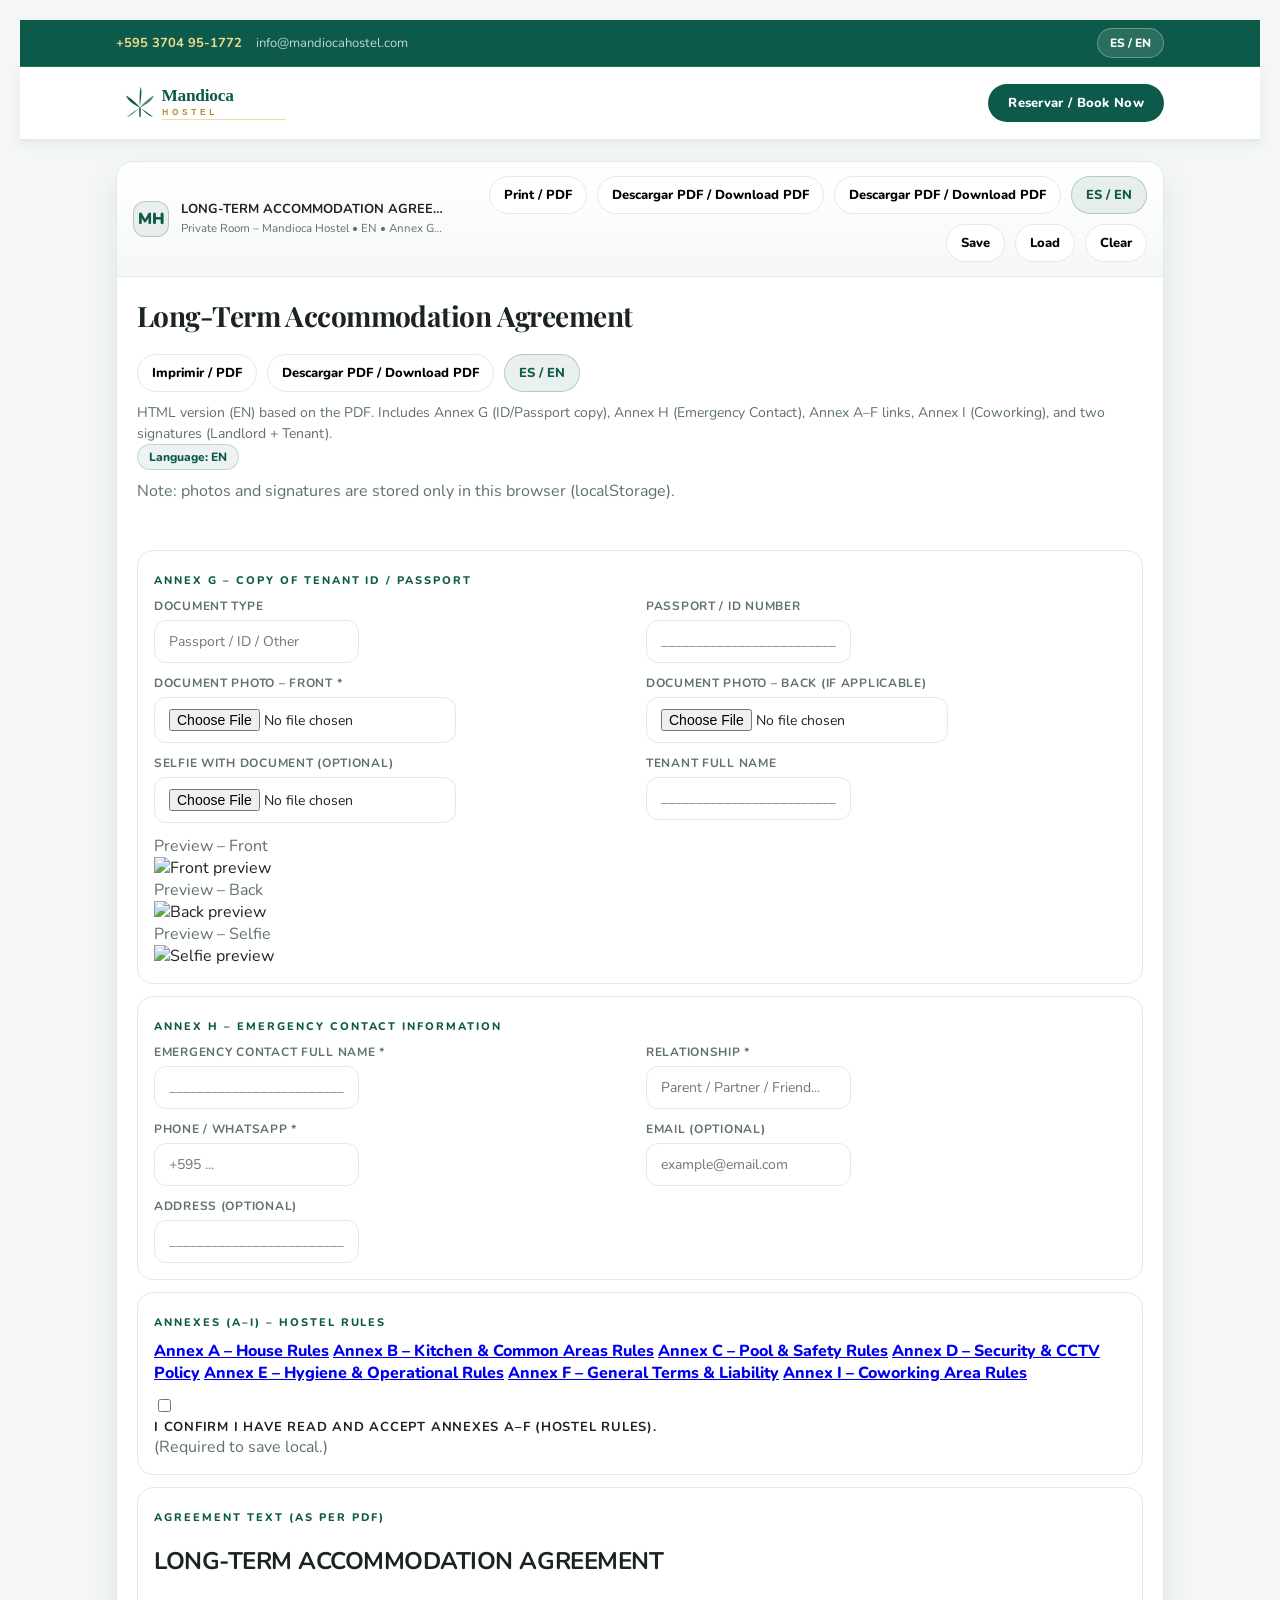
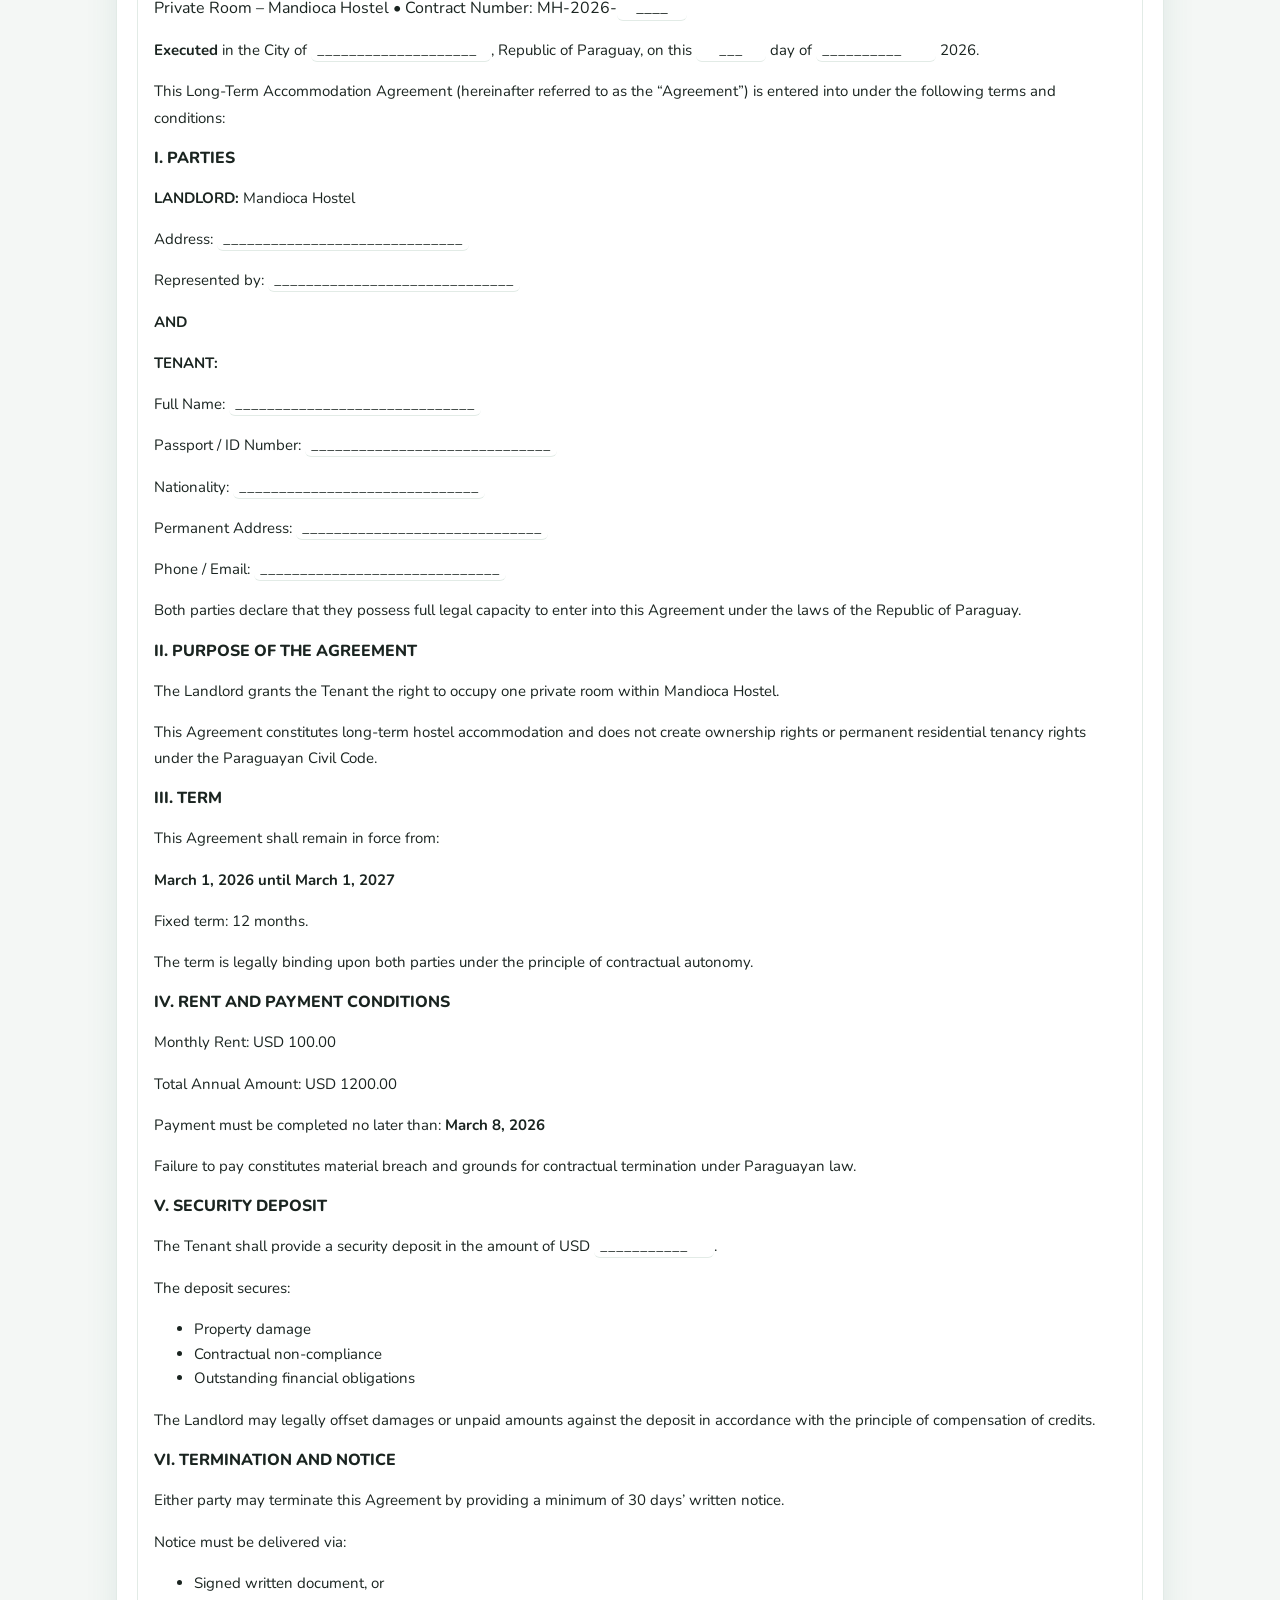
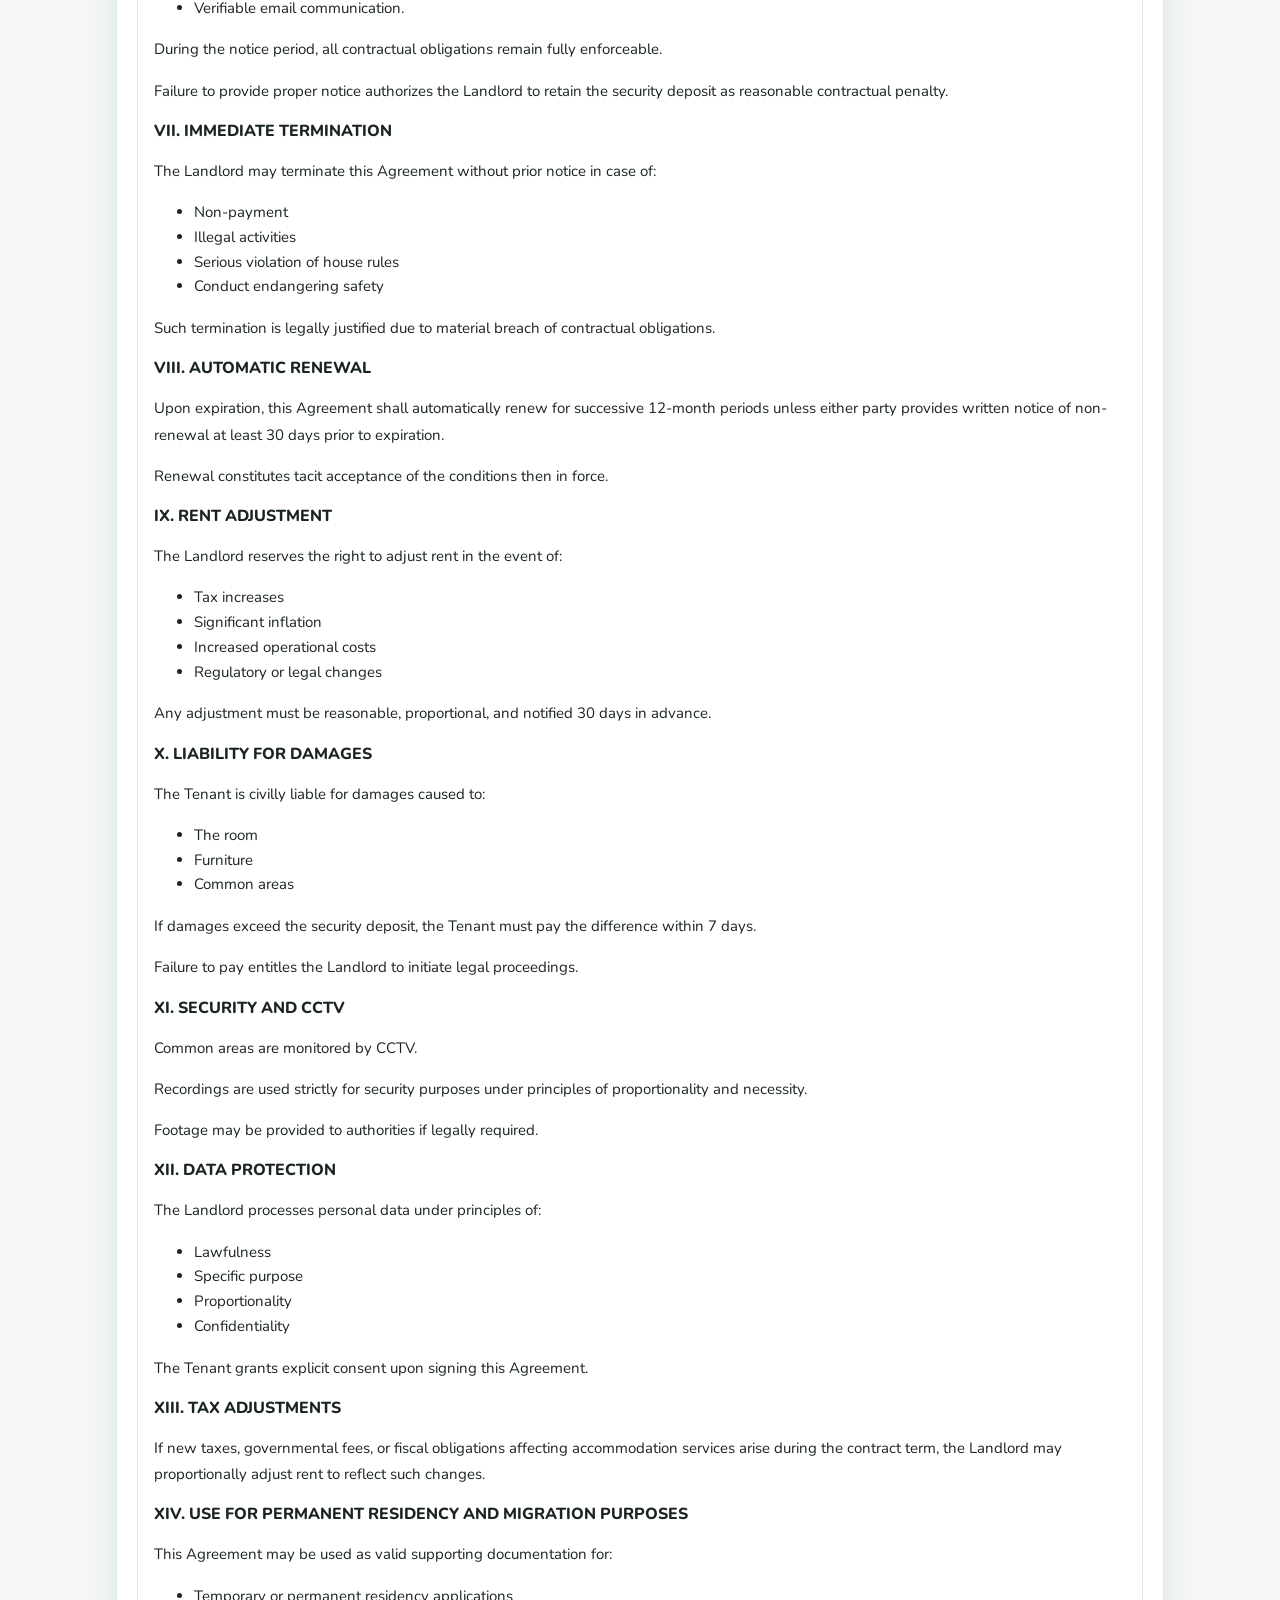
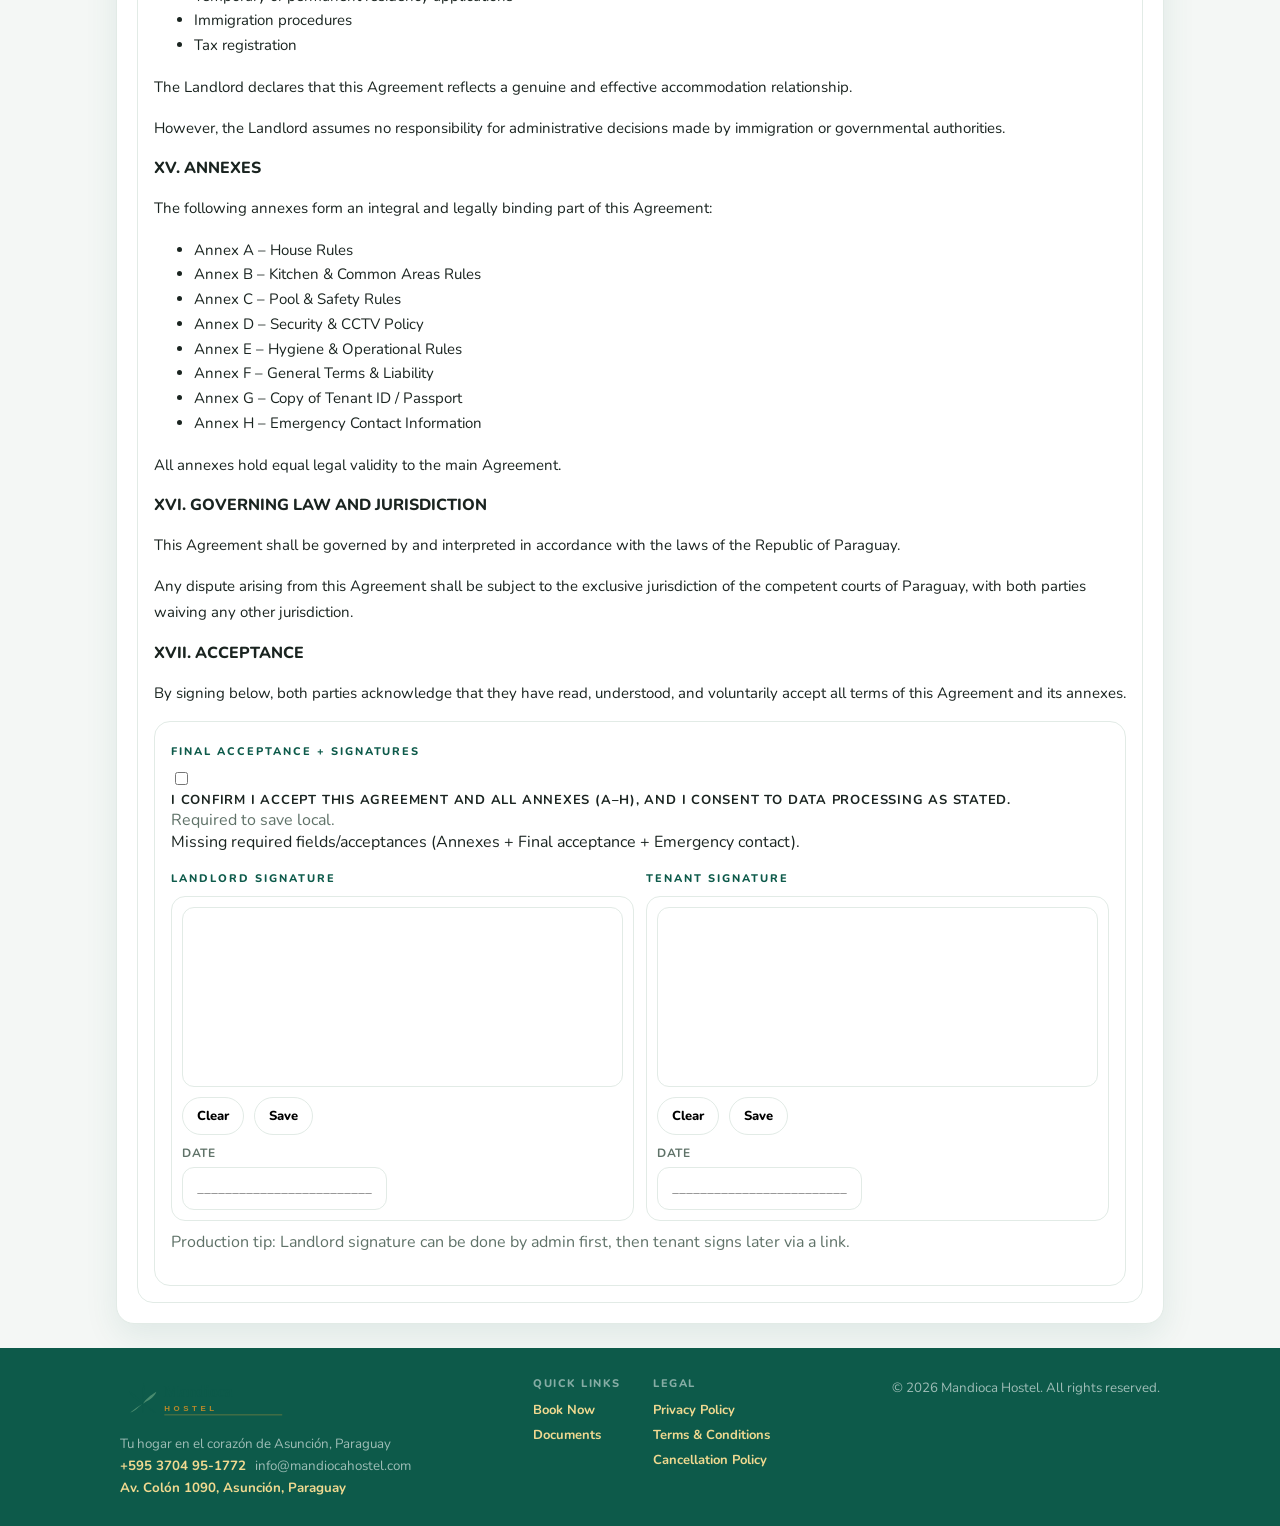
<file: LongTermAgreement_EN.html>
<!doctype html>
<html lang="en">
<head>
  <meta charset="utf-8" />
  <meta name="viewport" content="width=device-width,initial-scale=1" />
  <title>Long-Term Accommodation Agreement – Mandioca Hostel (EN)</title>

  

  <link rel="stylesheet" href="site-style.css"/>
  <script src="config.js"></script>
  <script src="site-components.js" defer></script>

  <style>
    .fill{
      display:inline-block;
      min-width:180px;
      padding: 0 6px 2px;
      border-bottom: 1px solid var(--mh-line, #e7e7ea);
      border-radius: 6px;
      background: rgba(255,255,255,.6);
      outline: none;
      line-height: 1.2;
    }
    .fill.small{ min-width:120px; }
    .fill.tiny{ min-width:70px; text-align:center; }
    .fill[contenteditable="true"]:focus{
      box-shadow: 0 0 0 4px rgba(13,90,74,.10);
      border-bottom-color: rgba(13,90,74,.45);
      background: #fff;
    }
    .lang-en{ display:inline; }
    .lang-es{ display:none; }
    .lang-is-es .lang-en{ display:none; }
    .lang-is-es .lang-es{ display:inline; }
  </style>

</head>

<body>
  <div class="wrap">
    <div class="card">

      <div class="topbar">
        <div class="brand">
          <div class="logo">MH</div>
          <div class="meta">
            <b id="docTitle">LONG-TERM ACCOMMODATION AGREEMENT</b>
            <small id="docSub">Private Room – Mandioca Hostel • EN • Annex G/H + 2 signatures</small>
          </div>
        </div>

        <div class="actions">
          <button class="btn" type="button" onclick="window.print()" id="btnPrint">Print / PDF</button>
          <button class="btn" type="button" onclick="downloadPDF()">Descargar PDF / Download PDF</button>
          
          <button class="btn primary" type="button" onclick="toggleLang()" id="langBtn">ES / EN</button>
          <button class="btn" type="button" onclick="saveDemo()" id="btnSave">Save</button>
          <button class="btn" type="button" onclick="loadDemo()" id="btnLoad">Load</button>
          <button class="btn" type="button" onclick="clearDemo()" id="btnClear">Clear</button>
        </div>
      </div>

      <header>
        <h1 id="h1">Long-Term Accommodation Agreement</h1>
        <p class="subtitle" id="sub">
          HTML version (EN) based on the PDF. Includes Annex G (ID/Passport copy), Annex H (Emergency Contact),
          Annex A–F links, Annex I (Coworking), and two signatures (Landlord + Tenant).
        </p>
        <div class="langbar"><span class="pill" id="langPill">Language: EN</span></div>
        <p class="note print-hide" style="margin-top:10px;">
          Note: photos and signatures are stored only in this browser (localStorage).
        </p>
      </header>

      <div class="content">

        <!-- Annex G: ID/Passport copy (photos) -->
        <div class="box upload">
          <div class="section-title">ANNEX G – Copy of Tenant ID / Passport</div>

          <div class="grid">
            <div>
              <label>Document type</label>
              <input id="docType" placeholder="Passport / ID / Other" />
            </div>
            <div>
              <label>Passport / ID Number</label>
              <input id="docNumber" placeholder="______________________________" />
            </div>
          </div>

          <div class="grid" style="margin-top:12px;">
            <div>
              <label>Document photo – Front *</label>
              <input id="docFront" type="file" accept="image/*" capture="environment" />
            </div>
            <div>
              <label>Document photo – Back (if applicable)</label>
              <input id="docBack" type="file" accept="image/*" capture="environment" />
            </div>
          </div>

          <div class="grid" style="margin-top:12px;">
            <div>
              <label>Selfie with document (optional)</label>
              <input id="selfie" type="file" accept="image/*" capture="user" />
            </div>
            <div>
              <label>Tenant Full Name</label>
              <input id="tenantName" placeholder="______________________________" />
            </div>
          </div>

          <div class="preview" style="margin-top:12px;">
            <div class="imgbox"><div class="note">Preview – Front</div><img id="prevFront" alt="Front preview" /></div>
            <div class="imgbox"><div class="note">Preview – Back</div><img id="prevBack" alt="Back preview" /></div>
            <div class="imgbox"><div class="note">Preview – Selfie</div><img id="prevSelfie" alt="Selfie preview" /></div>
          </div>
        </div>

        <!-- Annex H: Emergency contact -->
        <div class="box">
          <div class="section-title">ANNEX H – Emergency Contact Information</div>

          <div class="grid">
            <div>
              <label>Emergency contact full name *</label>
              <input id="emName" placeholder="______________________________" />
            </div>
            <div>
              <label>Relationship *</label>
              <input id="emRel" placeholder="Parent / Partner / Friend..." />
            </div>
            <div>
              <label>Phone / WhatsApp *</label>
              <input id="emPhone" placeholder="+595 ..." />
            </div>
            <div>
              <label>Email (optional)</label>
              <input id="emEmail" placeholder="example@email.com" />
            </div>
          </div>

          <div style="margin-top:12px;">
            <label>Address (optional)</label>
            <input id="emAddr" placeholder="______________________________" />
          </div>
        </div>

        <!-- Annexes A–F links -->
        <div class="box">
          <div class="section-title"><span class="lang-en">ANNEXES (A–I) – Hostel Rules</span><span class="lang-es">ANEXOS (A–I) – Reglas del Hostel</span></div>
          <div class="links">
            <a href="ANEXOA.html" target="_blank"><span class="lang-en">Annex A – House Rules</span><span class="lang-es">Anexo A – Normas de la Casa</span></a>
            <a href="ANEXOB.html" target="_blank"><span class="lang-en">Annex B – Kitchen & Common Areas Rules</span><span class="lang-es">Anexo B – Normas de Uso de la Cocina y Áreas Comunes</span></a>
            <a href="ANNEXOC.html" target="_blank"><span class="lang-en">Annex C – Pool & Safety Rules</span><span class="lang-es">Anexo C – Normas de Piscina y Seguridad</span></a>
            <a href="ANEXOD.html" target="_blank"><span class="lang-en">Annex D – Security & CCTV Policy</span><span class="lang-es">Anexo D – Política de Seguridad y CCTV</span></a>
            <a href="ANEXOE.html" target="_blank"><span class="lang-en">Annex E – Hygiene & Operational Rules</span><span class="lang-es">Anexo E – Normas de Higiene y Operación</span></a>
            <a href="ANNEXF.html" target="_blank"><span class="lang-en">Annex F – General Terms & Liability</span><span class="lang-es">Anexo F – Términos Generales y Responsabilidad</span></a>
            <a href="ANNEXOI.html" target="_blank"><span class="lang-en">Annex I – Coworking Area Rules</span><span class="lang-es">Anexo I – Normas del Área de Coworking</span></a>
          </div>

          <div class="checkbox" style="margin-top:12px;">
            <input id="acceptAnnex" type="checkbox" />
            <div>
              <label for="acceptAnnex" style="margin:0; color:var(--ink); font-size:13px;">
                I confirm I have read and accept Annexes A–F (Hostel Rules).
              </label>
              <div class="note">(Required to save local.)</div>
            </div>
          </div>
        </div>

        <!-- Agreement text (1:1) -->
        <div class="box">
          <div class="section-title" id="agreementTitle">Agreement text (as per PDF)</div>

          <div class="paper">
            <div class="paper-head">
              <h2 class="paper-title" id="paperTitle">LONG-TERM ACCOMMODATION AGREEMENT</h2>
              <p class="paper-sub" id="paperSub">Private Room – Mandioca Hostel • Contract Number: MH-2026-<span class="fill tiny" contenteditable="true" data-fill="contract_no">____</span></p>
            </div>

            <div class="paper-body">
<div id="enText">

              <div class="article">
                <p><b>Executed</b> in the City of <span class="fill" contenteditable="true" data-fill="exec_city">____________________</span>, Republic of Paraguay, on this <span class="fill tiny" contenteditable="true" data-fill="exec_day">___</span> day of <span class="fill small" contenteditable="true" data-fill="exec_month">__________</span> 2026.</p>
                <p>This Long-Term Accommodation Agreement (hereinafter referred to as the “Agreement”) is entered into under the following terms and conditions:</p>
              </div>

              <div class="article">
                <h3>I. PARTIES</h3>
                <p><b>LANDLORD:</b> Mandioca Hostel</p>
                <p>Address: <span class="fill" contenteditable="true" data-fill="landlord_address">______________________________</span></p>
                <p>Represented by: <span class="fill" contenteditable="true" data-fill="landlord_rep">______________________________</span></p>
                <p><b>AND</b></p>
                <p><b>TENANT:</b></p>
                <p>Full Name: <span class="fill" contenteditable="true" data-fill="tenant_name">______________________________</span></p>
                <p>Passport / ID Number: <span class="fill" contenteditable="true" data-fill="tenant_doc">______________________________</span></p>
                <p>Nationality: <span class="fill" contenteditable="true" data-fill="tenant_nat">______________________________</span></p>
                <p>Permanent Address: <span class="fill" contenteditable="true" data-fill="landlord_address">______________________________</span></p>
                <p>Phone / Email: <span class="fill" contenteditable="true" data-fill="tenant_contact">______________________________</span></p>
                <p>Both parties declare that they possess full legal capacity to enter into this Agreement under the laws of the Republic of Paraguay.</p>
              </div>

              <div class="article">
                <h3>II. PURPOSE OF THE AGREEMENT</h3>
                <p>The Landlord grants the Tenant the right to occupy one private room within Mandioca Hostel.</p>
                <p>This Agreement constitutes long-term hostel accommodation and does not create ownership rights or permanent residential tenancy rights under the Paraguayan Civil Code.</p>
              </div>

              <div class="article">
                <h3>III. TERM</h3>
                <p>This Agreement shall remain in force from:</p>
                <p><b>March 1, 2026 until March 1, 2027</b></p>
                <p>Fixed term: 12 months.</p>
                <p>The term is legally binding upon both parties under the principle of contractual autonomy.</p>
              </div>

              <div class="article">
                <h3>IV. RENT AND PAYMENT CONDITIONS</h3>
                <p>Monthly Rent: USD 100.00</p>
                <p>Total Annual Amount: USD 1200.00</p>
                <p>Payment must be completed no later than: <b>March 8, 2026</b></p>
                <p>Failure to pay constitutes material breach and grounds for contractual termination under Paraguayan law.</p>
              </div>

              <div class="article">
                <h3>V. SECURITY DEPOSIT</h3>
                <p>The Tenant shall provide a security deposit in the amount of USD <span class="fill small" contenteditable="true" data-fill="deposit_amount">___________</span>.</p>
                <p>The deposit secures:</p>
                <ul>
                  <li>Property damage</li>
                  <li>Contractual non-compliance</li>
                  <li>Outstanding financial obligations</li>
                </ul>
                <p>The Landlord may legally offset damages or unpaid amounts against the deposit in accordance with the principle of compensation of credits.</p>
              </div>

              <div class="article">
                <h3>VI. TERMINATION AND NOTICE</h3>
                <p>Either party may terminate this Agreement by providing a minimum of 30 days’ written notice.</p>
                <p>Notice must be delivered via:</p>
                <ul>
                  <li>Signed written document, or</li>
                  <li>Verifiable email communication.</li>
                </ul>
                <p>During the notice period, all contractual obligations remain fully enforceable.</p>
                <p>Failure to provide proper notice authorizes the Landlord to retain the security deposit as reasonable contractual penalty.</p>
              </div>

              <div class="article">
                <h3>VII. IMMEDIATE TERMINATION</h3>
                <p>The Landlord may terminate this Agreement without prior notice in case of:</p>
                <ul>
                  <li>Non-payment</li>
                  <li>Illegal activities</li>
                  <li>Serious violation of house rules</li>
                  <li>Conduct endangering safety</li>
                </ul>
                <p>Such termination is legally justified due to material breach of contractual obligations.</p>
              </div>

              <div class="article">
                <h3>VIII. AUTOMATIC RENEWAL</h3>
                <p>Upon expiration, this Agreement shall automatically renew for successive 12-month periods unless either party provides written notice of non-renewal at least 30 days prior to expiration.</p>
                <p>Renewal constitutes tacit acceptance of the conditions then in force.</p>
              </div>

              <div class="article">
                <h3>IX. RENT ADJUSTMENT</h3>
                <p>The Landlord reserves the right to adjust rent in the event of:</p>
                <ul>
                  <li>Tax increases</li>
                  <li>Significant inflation</li>
                  <li>Increased operational costs</li>
                  <li>Regulatory or legal changes</li>
                </ul>
                <p>Any adjustment must be reasonable, proportional, and notified 30 days in advance.</p>
              </div>

              <div class="article">
                <h3>X. LIABILITY FOR DAMAGES</h3>
                <p>The Tenant is civilly liable for damages caused to:</p>
                <ul>
                  <li>The room</li>
                  <li>Furniture</li>
                  <li>Common areas</li>
                </ul>
                <p>If damages exceed the security deposit, the Tenant must pay the difference within 7 days.</p>
                <p>Failure to pay entitles the Landlord to initiate legal proceedings.</p>
              </div>

              <div class="article">
                <h3>XI. SECURITY AND CCTV</h3>
                <p>Common areas are monitored by CCTV.</p>
                <p>Recordings are used strictly for security purposes under principles of proportionality and necessity.</p>
                <p>Footage may be provided to authorities if legally required.</p>
              </div>

              <div class="article">
                <h3>XII. DATA PROTECTION</h3>
                <p>The Landlord processes personal data under principles of:</p>
                <ul>
                  <li>Lawfulness</li>
                  <li>Specific purpose</li>
                  <li>Proportionality</li>
                  <li>Confidentiality</li>
                </ul>
                <p>The Tenant grants explicit consent upon signing this Agreement.</p>
              </div>

              <div class="article">
                <h3>XIII. TAX ADJUSTMENTS</h3>
                <p>If new taxes, governmental fees, or fiscal obligations affecting accommodation services arise during the contract term, the Landlord may proportionally adjust rent to reflect such changes.</p>
              </div>

              <div class="article">
                <h3>XIV. USE FOR PERMANENT RESIDENCY AND MIGRATION PURPOSES</h3>
                <p>This Agreement may be used as valid supporting documentation for:</p>
                <ul>
                  <li>Temporary or permanent residency applications</li>
                  <li>Immigration procedures</li>
                  <li>Tax registration</li>
                </ul>
                <p>The Landlord declares that this Agreement reflects a genuine and effective accommodation relationship.</p>
                <p>However, the Landlord assumes no responsibility for administrative decisions made by immigration or governmental authorities.</p>
              </div>

              <div class="article">
                <h3>XV. ANNEXES</h3>
                <p>The following annexes form an integral and legally binding part of this Agreement:</p>
                <ul>
                  <li>Annex A – House Rules</li>
                  <li>Annex B – Kitchen & Common Areas Rules</li>
                  <li>Annex C – Pool & Safety Rules</li>
                  <li>Annex D – Security & CCTV Policy</li>
                  <li>Annex E – Hygiene & Operational Rules</li>
                  <li>Annex F – General Terms & Liability</li>
                  <li>Annex G – Copy of Tenant ID / Passport</li>
                  <li>Annex H – Emergency Contact Information</li>
                </ul>
                <p>All annexes hold equal legal validity to the main Agreement.</p>
              </div>

              <div class="article">
                <h3>XVI. GOVERNING LAW AND JURISDICTION</h3>
                <p>This Agreement shall be governed by and interpreted in accordance with the laws of the Republic of Paraguay.</p>
                <p>Any dispute arising from this Agreement shall be subject to the exclusive jurisdiction of the competent courts of Paraguay, with both parties waiving any other jurisdiction.</p>
              </div>

              <div class="article">
                <h3>XVII. ACCEPTANCE</h3>
                <p>By signing below, both parties acknowledge that they have read, understood, and voluntarily accept all terms of this Agreement and its annexes.</p>
              </div>

<div id="esText" class="hidden">
  <div class="article">
<h2>CONTRATO DE ALQUILER DE LARGA ESTANCIA</h2>
<p>Habitación Privada – Mandioca Hostel Número de Contrato: MH-2026-<span class="fill tiny" contenteditable="true" data-fill="es_fill_001">____</span> En la ciudad de <span class="fill" contenteditable="true" data-fill="es_fill_002">____________________</span>, República del Paraguay, a los <span class="fill tiny" contenteditable="true" data-fill="es_fill_003">___</span> días del mes de <span class="fill small" contenteditable="true" data-fill="es_fill_004">__________</span> de 2026, se celebra el presente Contrato de Alquiler de Larga Estancia (en adelante, el “Contrato”), que se regirá por las siguientes cláusulas:</p>
<hr>
<h3>I. PARTES CONTRATANTES</h3>
<p>ARRRENDADOR: Mandioca Hostel Dirección: <span class="fill" contenteditable="true" data-fill="es_fill_005">_______________________________</span> Representado por: <span class="fill" contenteditable="true" data-fill="es_fill_006">_______________________________</span> Y ARRENDATARIO: Nombre completo: <span class="fill" contenteditable="true" data-fill="es_fill_007">_______________________________</span> Documento (Pasaporte/Cédula): <span class="fill" contenteditable="true" data-fill="es_fill_008">_______________________________</span> Nacionalidad: <span class="fill" contenteditable="true" data-fill="es_fill_009">_______________________________</span> Domicilio: <span class="fill" contenteditable="true" data-fill="es_fill_010">_______________________________</span> Teléfono / Email: <span class="fill" contenteditable="true" data-fill="es_fill_011">_______________________________</span> Ambas partes declaran tener capacidad legal para contratar conforme a las leyes de la República del Paraguay.</p>
<h3>II. OBJETO DEL CONTRATO</h3>
<p>El Arrendador concede al Arrendatario el uso de una habitación privada dentro de Mandioca Hostel. El presente contrato constituye alojamiento de larga estancia en modalidad hostel y no genera derechos de propiedad ni arrendamiento permanente conforme al Código Civil Paraguayo.</p>
<h3>III. PLAZO</h3>
<p>El contrato tendrá vigencia desde el 1 de marzo de 2026 hasta el 1 de marzo de 2027, con duración fija de 12 meses. Legalmente, el plazo es determinado y vinculante para ambas partes conforme al principio de autonomía de la voluntad contractual.</p>
<h3>IV. RENTA Y CONDICIONES DE PAGO</h3>
<p>La renta mensual es de USD 100,00 totalizando USD 1200,00 anuales. El pago deberá realizarse hasta el 8 de marzo de 2026. El incumplimiento del pago constituye causal de resolución contractual conforme a la legislación paraguaya.</p>
<h3>V. DEPÓSITO DE GARANTÍA</h3>
<p>El Arrendatario entrega un depósito de USD <span class="fill small" contenteditable="true" data-fill="es_fill_012">___________</span>. Este depósito garantiza: • Daños materiales • Incumplimientos contractuales • Obligaciones pendientes El depósito podrá ser compensado legalmente conforme al principio de compensación de créditos.</p>
<h3>VI. TERMINACIÓN Y PREAVISO</h3>
<p>Cualquiera de las partes podrá rescindir el contrato con un preaviso mínimo de 30 días por escrito. La notificación deberá realizarse mediante: • Documento firmado • Correo electrónico verificable Durante el preaviso, el contrato mantiene plena vigencia jurídica. La falta de preaviso autoriza al Arrendador a retener el depósito como penalización contractual razonable.</p>
<h3>VII. TERMINACIÓN INMEDIATA</h3>
<p>El Arrendador podrá resolver el contrato sin preaviso en caso de: • Falta de pago • Actividades ilegales • Violación grave de normas • Riesgo a la seguridad Dicha resolución se fundamenta en el incumplimiento grave de obligaciones contractuales.</p>
<h3>VIII. RENOVACIÓN AUTOMÁTICA</h3>
<p>El contrato se renovará automáticamente por períodos sucesivos de 12 meses, salvo notificación escrita con 30 días de anticipación. La renovación implica aceptación tácita de condiciones vigentes.</p>
<h3>IX. ACTUALIZACIÓN DE RENTA</h3>
<p>La renta podrá ajustarse en caso de: • Incrementos tributarios • Inflación significativa • Incremento de costos operativos • Cambios regulatorios El ajuste deberá ser razonable, proporcional y notificado con 30 días de anticipación.</p>
<h3>X. RESPONSABILIDAD POR DAÑOS</h3>
<p>El Arrendatario responde civilmente por daños causados a: • Habitación • Mobiliario • Áreas comunes Si el daño supera el depósito, el Arrendatario deberá abonar la diferencia en un plazo máximo de 7 días. El incumplimiento faculta al Arrendador a iniciar acciones judiciales.</p>
<h3>XI. SEGURIDAD Y VIDEOVIGILANCIA</h3>
<p>Las áreas comunes cuentan con CCTV. Las grabaciones se utilizan con fines de seguridad conforme a principios de proporcionalidad y necesidad. Podrán entregarse a autoridades cuando la ley lo exija.</p>
<h3>XII. PROTECCIÓN DE DATOS</h3>
<p>El Arrendador procesa datos personales conforme a: • Principio de legalidad • Finalidad específica • Proporcionalidad • Confidencialidad El Arrendatario otorga consentimiento expreso al firmar el presente contrato.</p>
<h3>XIII. AJUSTES FISCALES</h3>
<p>Si durante la vigencia del contrato se establecen nuevos impuestos o cargas fiscales aplicables al servicio de alojamiento, el Arrendador podrá ajustar la renta proporcionalmente.</p>
<h3>XIV. USO PARA RESIDENCIA Y TRÁMITES MIGRATORIOS</h3>
<p>Este contrato podrá utilizarse como documento válido ante: • Dirección General de Migraciones • Autoridades fiscales • Instituciones públicas El Arrendador declara que la relación contractual es real y efectiva. No obstante, no garantiza decisiones administrativas de autoridades.</p>
<h3>XV. ANEXOS</h3>
<p>Forman parte integral del contrato: • Anexo A – Normas de la Casa • Anexo B – Cocina y Áreas Comunes • Anexo C – Piscina y Seguridad • Anexo D – Seguridad y CCTV • Anexo E – Higiene y Operación • Anexo F – Términos Generales • Anexo G – Copia de Documento • Anexo H – Contacto de Emergencia Los anexos tienen la misma validez jurídica que el contrato principal.</p>
<h3>XVI. LEGISLACIÓN APLICABLE Y JURISDICCIÓN</h3>
<p>El presente contrato se rige por las leyes de la República del Paraguay. Para cualquier controversia, las partes se someten a la jurisdicción de los tribunales competentes de Paraguay, renunciando a cualquier otro fuero.</p>
<h3>XVII. ACEPTACIÓN</h3>
<p>Leído el presente contrato, ambas partes firman en conformidad, reconociendo su plena validez legal. Firma Arrendador: <span class="fill" contenteditable="true" data-fill="es_fill_013">__________________________</span> Fecha: <span class="fill" contenteditable="true" data-fill="es_fill_014">__________________________</span> Firma Arrendatario: <span class="fill" contenteditable="true" data-fill="es_fill_015">__________________________</span> Fecha: <span class="fill" contenteditable="true" data-fill="es_fill_016">__________________________</span></p>
  </div>
</div>
            </div>
          </div>
        </div>

        <!-- Final acceptance + signatures -->
        <div class="box">
          <div class="section-title">Final acceptance + signatures</div>

          <div class="checkbox">
            <input id="acceptAll" type="checkbox" />
            <div>
              <label for="acceptAll" style="margin:0; color:var(--ink); font-size:13px;">
                I confirm I accept this Agreement and all annexes (A–H), and I consent to data processing as stated.
              </label>
              <div class="note">Required to save local.</div>
            </div>
          </div>

          <div class="danger" id="errMsg">Missing required fields/acceptances (Annexes + Final acceptance + Emergency contact).</div>

          <div class="grid" style="margin-top:12px;">
            <div>
              <div class="section-title">Landlord Signature</div>
              <div class="sig-wrap">
                <canvas id="sigLandlord" class="sig"></canvas>
                <input type="hidden" id="sigLandlordData" />
                <div class="sig-actions">
                  <button class="btn" type="button" onclick="clearSig('landlord')">Clear</button>
                  <button class="btn" type="button" onclick="saveSig('landlord')">Save</button>
                </div>
                <label style="margin-top:10px;">Date</label>
                <input id="landlordDate" placeholder="__________________________" />
              </div>
            </div>

            <div>
              <div class="section-title">Tenant Signature</div>
              <div class="sig-wrap">
                <canvas id="sigTenant" class="sig"></canvas>
                <input type="hidden" id="sigTenantData" />
                <div class="sig-actions">
                  <button class="btn" type="button" onclick="clearSig('tenant')">Clear</button>
                  <button class="btn" type="button" onclick="saveSig('tenant')">Save</button>
                </div>
                <label style="margin-top:10px;">Date</label>
                <input id="tenantDate" placeholder="__________________________" />
              </div>
            </div>
          </div>

          <p class="note" style="margin-top:10px;">
            Production tip: Landlord signature can be done by admin first, then tenant signs later via a link.
          </p>
        </div>

      </div>
    </div>
  </div>

  <script>
    const KEY = "mh_longterm_demo_v1";

    // previews
    function fileToDataURL(file){
      return new Promise((resolve,reject)=>{
        const r = new FileReader();
        r.onload = () => resolve(r.result);
        r.onerror = reject;
        r.readAsDataURL(file);
      });
    }
    async function setPreview(inputId, imgId){
      const input = document.getElementById(inputId);
      const img = document.getElementById(imgId);
      const file = input.files && input.files[0];
      if (!file){ img.removeAttribute("src"); return ""; }
      const data = await fileToDataURL(file);
      img.src = data;
      return data;
    }
    document.getElementById("docFront").addEventListener("change", ()=>setPreview("docFront","prevFront"));
    document.getElementById("docBack").addEventListener("change", ()=>setPreview("docBack","prevBack"));
    document.getElementById("selfie").addEventListener("change", ()=>setPreview("selfie","prevSelfie"));

    // two signature pads
    function initPad(canvasId){
      const c = document.getElementById(canvasId);
      const ctx = c.getContext("2d");

      function resize(){
        const ratio = window.devicePixelRatio || 1;
        const rect = c.getBoundingClientRect();
        c.width = Math.floor(rect.width * ratio);
        c.height = Math.floor(rect.height * ratio);
        ctx.setTransform(ratio,0,0,ratio,0,0);
        ctx.lineWidth = 2; ctx.lineCap = "round"; ctx.strokeStyle = "#111";
      }
      resize();
      window.addEventListener("resize", resize);

      let drawing=false, last={x:0,y:0};
      function pos(e){
        const r = c.getBoundingClientRect();
        if (e.touches && e.touches[0]) return {x:e.touches[0].clientX-r.left, y:e.touches[0].clientY-r.top};
        return {x:e.clientX-r.left, y:e.clientY-r.top};
      }
      function start(e){ drawing=true; last=pos(e); e.preventDefault(); }
      function move(e){
        if(!drawing) return;
        const p=pos(e);
        ctx.beginPath(); ctx.moveTo(last.x,last.y); ctx.lineTo(p.x,p.y); ctx.stroke();
        last=p; e.preventDefault();
      }
      function end(){ drawing=false; }

      c.addEventListener("mousedown", start);
      c.addEventListener("mousemove", move);
      window.addEventListener("mouseup", end);
      c.addEventListener("touchstart", start, {passive:false});
      c.addEventListener("touchmove", move, {passive:false});
      c.addEventListener("touchend", end);

      return {canvas:c, ctx};
    }
    const padLandlord = initPad("sigLandlord");
    const padTenant = initPad("sigTenant");

    function clearSig(which){
      if (which==="landlord"){
        padLandlord.ctx.clearRect(0,0,padLandlord.canvas.width,padLandlord.canvas.height);
        document.getElementById("sigLandlordData").value="";
      } else {
        padTenant.ctx.clearRect(0,0,padTenant.canvas.width,padTenant.canvas.height);
        document.getElementById("sigTenantData").value="";
      }
    }
    function saveSig(which){
      if (which==="landlord"){
        document.getElementById("sigLandlordData").value = padLandlord.canvas.toDataURL("image/png");
        alert("Landlord signature saved .");
      } else {
        document.getElementById("sigTenantData").value = padTenant.canvas.toDataURL("image/png");
        alert("Tenant signature saved .");
      }
    }

    function requiredOk(){
      const emName = document.getElementById("emName").value.trim();
      const emRel = document.getElementById("emRel").value.trim();
      const emPhone = document.getElementById("emPhone").value.trim();
      const okEm = emName && emRel && emPhone;

      const okAnnex = document.getElementById("acceptAnnex").checked;
      const okAll = document.getElementById("acceptAll").checked;

      return okEm && okAnnex && okAll;
    }

    function saveDemo(){
      const err = document.getElementById("errMsg");
      err.classList.remove("show");

      if (!requiredOk()){
        err.classList.add("show");
        err.scrollIntoView({behavior:"smooth", block:"center"});
        return;
      }

      const payload = {
        docType: document.getElementById("docType").value,
        docNumber: document.getElementById("docNumber").value,
        tenantName: document.getElementById("tenantName").value,
        images: {
          front: document.getElementById("prevFront").src || "",
          back: document.getElementById("prevBack").src || "",
          selfie: document.getElementById("prevSelfie").src || ""
        },
        emergency: {
          name: document.getElementById("emName").value,
          rel: document.getElementById("emRel").value,
          phone: document.getElementById("emPhone").value,
          email: document.getElementById("emEmail").value,
          addr: document.getElementById("emAddr").value
        },
        acceptAnnex: document.getElementById("acceptAnnex").checked,
        acceptAll: document.getElementById("acceptAll").checked,
        sigLandlord: document.getElementById("sigLandlordData").value || "",
        sigTenant: document.getElementById("sigTenantData").value || "",
        landlordDate: document.getElementById("landlordDate").value,
        tenantDate: document.getElementById("tenantDate").value,
        savedAt: new Date().toISOString()
      };

      localStorage.setItem(KEY, JSON.stringify(payload));
      alert("Saved ✅ ");
    }

    function loadDemo(){
      const raw = localStorage.getItem(KEY);
      if(!raw){ alert("No saved data."); return; }
      const d = JSON.parse(raw);

      document.getElementById("docType").value = d.docType || "";
      document.getElementById("docNumber").value = d.docNumber || "";
      document.getElementById("tenantName").value = d.tenantName || "";

      if (d.images?.front) document.getElementById("prevFront").src = d.images.front;
      if (d.images?.back) document.getElementById("prevBack").src = d.images.back;
      if (d.images?.selfie) document.getElementById("prevSelfie").src = d.images.selfie;

      document.getElementById("emName").value = d.emergency?.name || "";
      document.getElementById("emRel").value = d.emergency?.rel || "";
      document.getElementById("emPhone").value = d.emergency?.phone || "";
      document.getElementById("emEmail").value = d.emergency?.email || "";
      document.getElementById("emAddr").value = d.emergency?.addr || "";

      document.getElementById("acceptAnnex").checked = !!d.acceptAnnex;
      document.getElementById("acceptAll").checked = !!d.acceptAll;

      document.getElementById("sigLandlordData").value = d.sigLandlord || "";
      document.getElementById("sigTenantData").value = d.sigTenant || "";

      document.getElementById("landlordDate").value = d.landlordDate || "";
      document.getElementById("tenantDate").value = d.tenantDate || "";

      alert("Loaded ✅");
    }

    function clearDemo(){
      localStorage.removeItem(KEY);
      location.reload();
    }
  
    // --- Language toggle (shared pattern across docs) ---
    const LANG_KEY = "docLang";
    let lang = "en";

    function applyLang(){
      document.documentElement.classList.toggle("lang-is-es", lang === "es");
      document.getElementById("enText").classList.toggle("hidden", lang !== "en");
      document.getElementById("esText").classList.toggle("hidden", lang !== "es");
      setLabels();
      try { localStorage.setItem(LANG_KEY, lang); } catch(e){}
    }

    function toggleLang(){
      lang = (lang === "en") ? "es" : "en";
      applyLang();
    }

    function setLabels(){
      const pill = document.getElementById("langPill");
      const docTitle = document.getElementById("docTitle");
      const docSub = document.getElementById("docSub");
      const h1 = document.getElementById("h1");
      const sub = document.getElementById("sub");
      const ag = document.getElementById("agreementTitle");
      const pt = document.getElementById("paperTitle");
      const ps = document.getElementById("paperSub");
      const btnPrint = document.getElementById("btnPrint");
      const btnSave = document.getElementById("btnSave");
      const btnLoad = document.getElementById("btnLoad");
      const btnClear = document.getElementById("btnClear");

      if (lang === "es") {
        if(pill) pill.textContent = "Idioma: ES";
        if(docTitle) docTitle.textContent = "CONTRATO DE ALQUILER DE LARGA ESTANCIA";
        if(docSub) docSub.textContent = "Habitación Privada – Mandioca Hostel • ES • Anexos G/H + 2 firmas";
        if(h1) h1.textContent = "Contrato de Alquiler de Larga Estancia";
        if(sub) sub.textContent = "Versión HTML (ES) basada en el PDF. Incluye ANEXO G (Copia de Documento), ANEXO H (Contacto de Emergencia), enlaces ANEXO A–F + ANEXO I, y dos firmas (Hostel + Huésped).";
        if(ag) ag.textContent = "Texto del contrato (según PDF)";
        if(pt) pt.textContent = "CONTRATO DE ALQUILER DE LARGA ESTANCIA";
        if(ps) ps.textContent = "Habitación Privada – Mandioca Hostel • Número de Contrato: MH-2026-<span class="fill tiny" contenteditable="true" data-fill="contract_no">____</span>";
        if(btnPrint) btnPrint.textContent = "Imprimir / PDF";
        if(btnSave) btnSave.textContent = "Guardar";
        if(btnLoad) btnLoad.textContent = "Cargar";
        if(btnClear) btnClear.textContent = "Limpiar";
        document.documentElement.lang = "es";
      } else {
        if(pill) pill.textContent = "Language: EN";
        if(docTitle) docTitle.textContent = "LONG-TERM ACCOMMODATION AGREEMENT";
        if(docSub) docSub.textContent = "Private Room – Mandioca Hostel • EN • Annex G/H + 2 signatures";
        if(h1) h1.textContent = "Long-Term Accommodation Agreement";
        if(sub) sub.textContent = "HTML version (EN) based on the PDF. Includes Annex G (ID/Passport copy), Annex H (Emergency Contact), Annex A–F links, Annex I (Coworking), and two signatures (Landlord + Tenant).";
        if(ag) ag.textContent = "Agreement text (as per PDF)";
        if(pt) pt.textContent = "LONG-TERM ACCOMMODATION AGREEMENT";
        if(ps) ps.textContent = "Private Room – Mandioca Hostel • Contract Number: MH-2026-<span class="fill tiny" contenteditable="true" data-fill="contract_no">____</span>";
        if(btnPrint) btnPrint.textContent = "Print / PDF";
        if(btnSave) btnSave.textContent = "Save";
        if(btnLoad) btnLoad.textContent = "Load";
        if(btnClear) btnClear.textContent = "Clear";
        document.documentElement.lang = "en";
      }
    }

    (function initLang(){
      try {
        const saved = localStorage.getItem(LANG_KEY);
        if(saved === "es" || saved === "en") lang = saved;
      } catch(e){}
      applyLang();
    })();
</script>
</body>
</html>
</file>
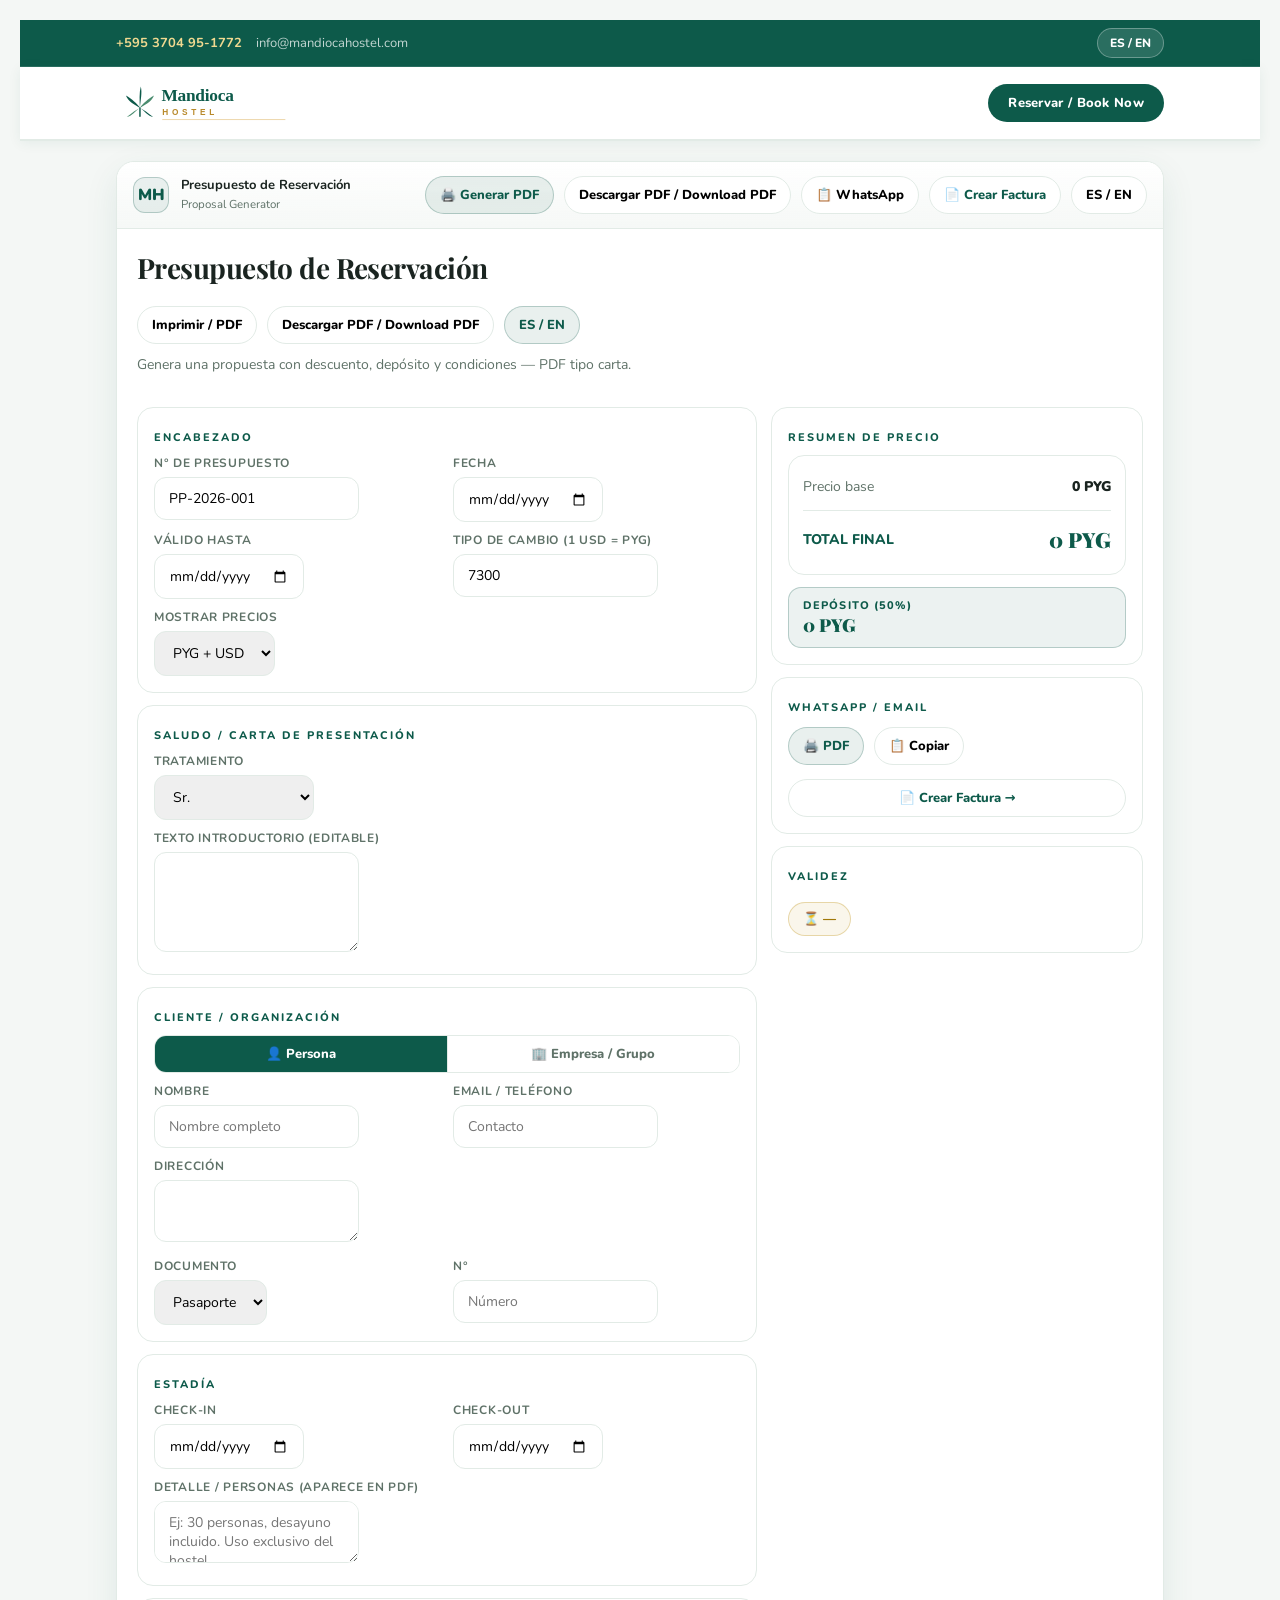
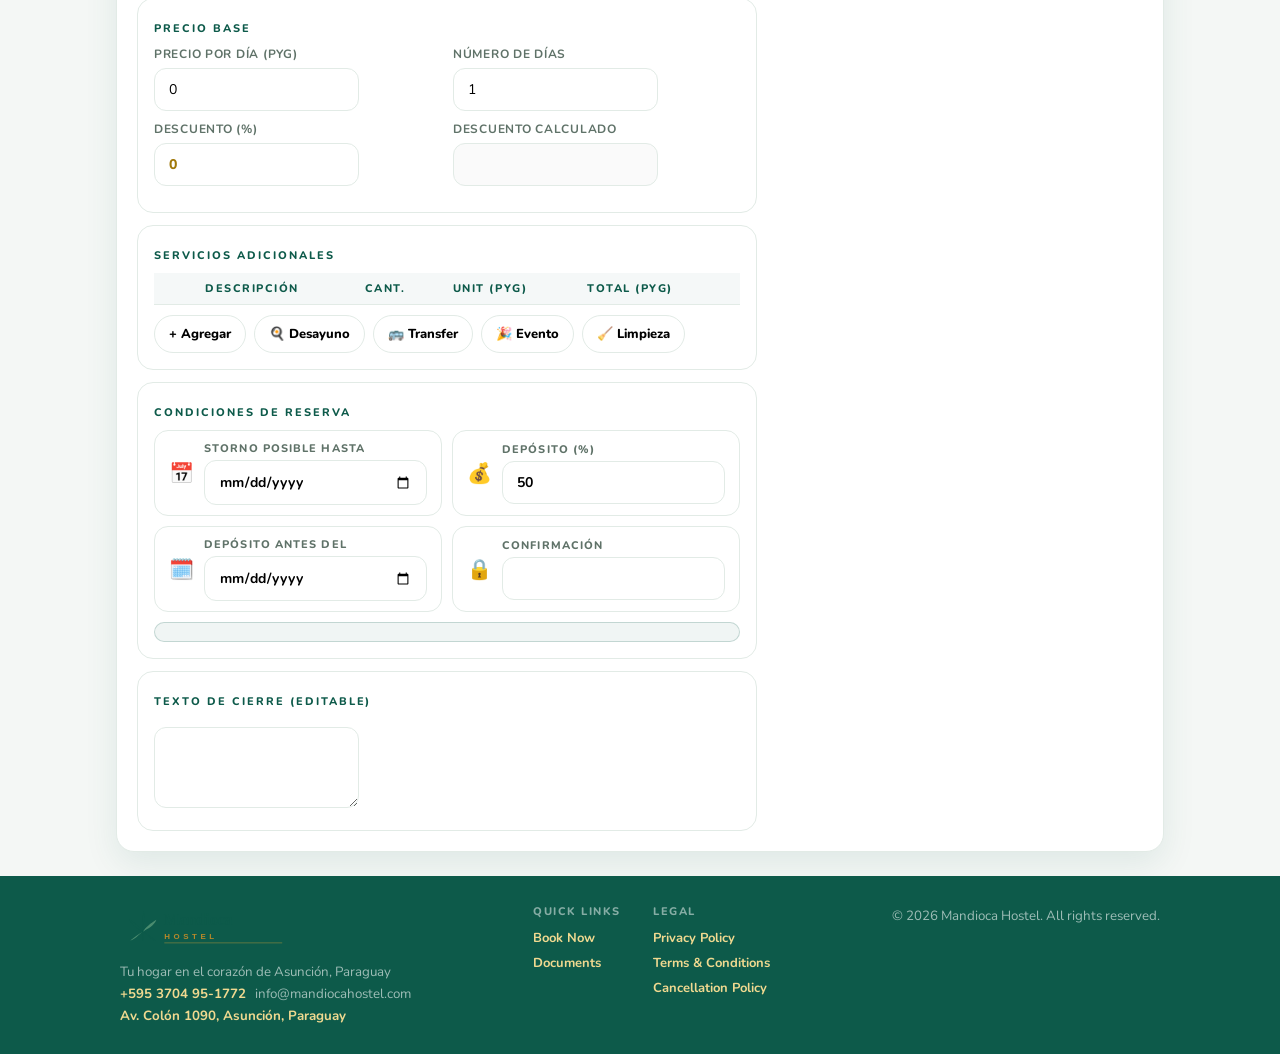
<file: ProposalGenerator.html>
<!doctype html>
<html lang="es">
<head>
  <meta charset="utf-8"/>
  <meta name="viewport" content="width=device-width,initial-scale=1"/>
  <title>Presupuesto de Reservación – Mandioca Hostel</title>
  <link rel="stylesheet" href="site-style.css"/>
  <script src="config.js"></script>
  <script src="site-components.js" defer></script>

  <style>
  /* ── FORM-ONLY LAYOUT ── */
  .gridWide{display:grid;grid-template-columns:1.25fr .75fr;gap:14px;}
  @media(max-width:940px){.gridWide{grid-template-columns:1fr;}}

  .price-stack{display:flex;flex-direction:column;gap:6px;margin-top:10px;}
  .price-row{display:flex;justify-content:space-between;align-items:center;gap:8px;padding:8px 12px;border-radius:12px;background:#f9fbf9;border:1px solid var(--mh-line);font-size:14px;}
  .price-row .pk{color:var(--mh-muted);}
  .price-row .pv{font-weight:900;}
  .price-row.orig .pv{text-decoration:line-through;color:var(--mh-muted);font-weight:600;}
  .price-row.disc{background:rgba(196,154,42,.08);border-color:rgba(196,154,42,.3);}
  .price-row.disc .pk,.price-row.disc .pv{color:#a0780a;}
  .price-row.final{background:rgba(13,90,74,.07);border-color:rgba(13,90,74,.25);}
  .price-row.final .pk{color:var(--mh-green);font-weight:800;}
  .price-row.final .pv{color:var(--mh-green);font-size:17px;}

  table.extras{width:100%;border-collapse:separate;border-spacing:0;margin-top:8px;}
  table.extras th,table.extras td{padding:8px 9px;border-bottom:1px solid var(--mh-line);vertical-align:middle;}
  table.extras th{font-size:11px;letter-spacing:.14em;text-transform:uppercase;color:var(--mh-green);background:rgba(13,90,74,.04);font-weight:800;}
  table.extras td.right{text-align:right;}
  table.extras td input{width:100%;}

  .cond-grid{display:grid;grid-template-columns:1fr 1fr;gap:10px;margin-top:10px;}
  @media(max-width:700px){.cond-grid{grid-template-columns:1fr;}}
  .cond-pill{display:flex;align-items:center;gap:10px;padding:10px 14px;border-radius:14px;border:1px solid var(--mh-line);background:#fff;}
  .cond-pill .cp-icon{font-size:20px;flex:0 0 auto;}
  .cond-pill .cp-body{display:flex;flex-direction:column;gap:4px;flex:1;}
  .cond-pill .cp-label{font-size:11px;text-transform:uppercase;letter-spacing:.1em;color:var(--mh-muted);font-weight:800;}
  .cond-pill input,.cond-pill select{border:none;border-bottom:1px solid var(--mh-line);border-radius:0;padding:3px 0;background:transparent;font:inherit;font-size:14px;font-weight:700;outline:none;width:100%;}
  .cond-pill input:focus{border-bottom-color:var(--mh-green);box-shadow:none!important;}

  .dep-note{margin-top:8px;padding:9px 12px;border-radius:11px;border:1px solid rgba(13,90,74,.2);background:rgba(13,90,74,.06);font-size:12px;color:var(--mh-green);font-weight:700;line-height:1.5;}

  .sumBox{border:1px solid var(--mh-line);border-radius:16px;padding:14px;background:#fff;}
  .sumLine{display:flex;justify-content:space-between;align-items:center;gap:8px;margin:7px 0;font-size:14px;}
  .sumLine .k{color:var(--mh-muted);}
  .sumLine .v{font-weight:900;}
  .sumLine.strike .v{text-decoration:line-through;color:var(--mh-muted);font-weight:600;}
  .sumLine.gold .k,.sumLine.gold .v{color:#a0780a;}
  .sumLine.big .v{font-family:var(--mh-serif);font-size:21px;color:var(--mh-green);}
  .sumLine.big .k{font-weight:800;color:var(--mh-green);}
  .dep-box-screen{margin-top:10px;padding:10px 14px;border-radius:13px;background:rgba(13,90,74,.08);border:1.5px solid rgba(13,90,74,.25);}
  .dep-box-screen .dk{font-size:11px;text-transform:uppercase;letter-spacing:.1em;color:var(--mh-green);font-weight:800;}
  .dep-box-screen .dv{font-size:18px;font-weight:900;color:var(--mh-green);font-family:var(--mh-serif);}

  .client-toggle{display:flex;border:1px solid var(--mh-line);border-radius:12px;overflow:hidden;margin-bottom:10px;}
  .client-toggle button{flex:1;padding:9px 12px;border:none;background:#fff;cursor:pointer;font-weight:800;font-size:13px;font-family:var(--mh-font);color:var(--mh-muted);transition:background .15s,color .15s;}
  .client-toggle button.active{background:var(--mh-green);color:#fff;}
  .client-toggle button:first-child{border-right:1px solid var(--mh-line);}

  .validity-badge{display:inline-flex;align-items:center;gap:8px;padding:7px 14px;border-radius:999px;border:1px solid rgba(196,154,42,.35);background:rgba(196,154,42,.09);color:#a0780a;font-weight:800;font-size:13px;margin-top:8px;}

  /* ── PRINT: hide everything, show only #pp-root ── */
  @media print{
    body > *:not(#pp-root){ display:none!important; }
    #pp-root{
      display:block!important;
      font-family:'Nunito',Arial,Helvetica,sans-serif;
      font-size:10.5pt;
      color:#1a2420;
      line-height:1.6;
      background:#fff;
    }
    @page{ size:A4; margin:16mm 16mm 18mm; }
  }

  /* ── PDF / PRINT DOCUMENT STYLES ── */
  #pp-root{ display:none; }

  .pp-header{display:flex;justify-content:space-between;align-items:flex-start;padding-bottom:10pt;border-bottom:2pt solid #0d5a4a;margin-bottom:14pt;}
  .pp-logo img{height:38pt;width:auto;}
  .pp-logo .pp-hostel-fallback{font-family:Georgia,serif;font-size:15pt;font-weight:700;color:#0d5a4a;}
  .pp-title-block{text-align:right;}
  .pp-doc-type{font-size:8pt;text-transform:uppercase;letter-spacing:.2em;color:#b8892a;font-weight:800;margin-bottom:2pt;}
  .pp-doc-title{font-family:Georgia,serif;font-size:20pt;font-weight:900;color:#0d5a4a;line-height:1;}
  .pp-doc-meta{font-size:8.5pt;color:#5f7268;margin-top:5pt;line-height:1.5;}
  .pp-validity-badge{display:inline-block;padding:2pt 8pt;border:1pt solid #c49a2a;border-radius:99pt;font-size:7.5pt;color:#a0780a;font-weight:800;margin-top:3pt;}

  /* Letter salutation */
  .pp-letter{padding:10pt 0;border-bottom:1pt solid #e2ebe6;margin-bottom:12pt;}
  .pp-letter p{margin:0 0 6pt;font-size:10.5pt;color:#1a2420;}
  .pp-letter .salutation{font-size:11pt;font-weight:700;margin-bottom:8pt;}

  /* Billing grid */
  .pp-bill{display:grid;grid-template-columns:1fr 1fr;gap:10pt;margin-bottom:12pt;}
  .pp-bill-box{padding:8pt 10pt;border:1pt solid #e2ebe6;border-radius:7pt;background:#f9fbf9;}
  .pp-sec-label{font-size:7.5pt;text-transform:uppercase;letter-spacing:.14em;color:#0d5a4a;font-weight:800;margin-bottom:4pt;}
  .pp-val{font-size:10pt;white-space:pre-line;}
  .pp-val strong{display:block;font-size:11pt;margin-bottom:1pt;}

  /* Stay row */
  .pp-stay{display:grid;grid-template-columns:repeat(4,1fr);gap:8pt;margin-bottom:10pt;padding:8pt 10pt;border:1pt solid #e2ebe6;border-radius:7pt;background:#f4f7f5;}
  .pp-stay-cell .pp-sec-label{margin-bottom:2pt;}
  .pp-stay-cell .pp-stay-val{font-size:11pt;font-weight:800;}

  /* Price table */
  .pp-table{width:100%;border-collapse:collapse;margin-bottom:12pt;font-size:10pt;}
  .pp-table thead tr{background:#0d5a4a;color:#fff;}
  .pp-table th{padding:6pt 8pt;text-align:left;font-size:8pt;letter-spacing:.1em;text-transform:uppercase;font-weight:800;}
  .pp-table th.r{text-align:right;}
  .pp-table tbody td{padding:6pt 8pt;border-bottom:1pt solid #e2ebe6;vertical-align:top;}
  .pp-table tbody td.r{text-align:right;font-weight:700;font-variant-numeric:tabular-nums;}
  .pp-table tbody tr:nth-child(even) td{background:#f4f7f5;}
  .pp-table .disc-row td{color:#a0780a;}

  /* Stay note */
  .pp-stay-note{font-size:9pt;color:#5f7268;padding:5pt 8pt;border:1pt dashed #d5e4dd;border-radius:6pt;margin-bottom:10pt;}

  /* Totals */
  .pp-totals{margin-left:auto;width:220pt;margin-bottom:12pt;}
  .pp-tot-row{display:flex;justify-content:space-between;padding:3.5pt 0;border-bottom:1pt solid #e2ebe6;font-size:10pt;}
  .pp-tot-row .k{color:#5f7268;}
  .pp-tot-row .v{font-weight:700;}
  .pp-tot-row.strike .v{text-decoration:line-through;color:#9ca3af;font-weight:400;}
  .pp-tot-row.gold .k,.pp-tot-row.gold .v{color:#a0780a;}
  .pp-tot-row.final{border-top:2pt solid #0d5a4a;border-bottom:none;padding-top:7pt;margin-top:3pt;}
  .pp-tot-row.final .k{font-size:11.5pt;font-weight:800;color:#0d5a4a;}
  .pp-tot-row.final .v{font-size:14pt;font-weight:900;color:#0d5a4a;font-family:Georgia,serif;}

  /* Deposit box */
  .pp-dep{display:flex;justify-content:space-between;align-items:center;padding:10pt 14pt;border:2pt solid #0d5a4a;border-radius:8pt;background:rgba(13,90,74,.04);margin-bottom:12pt;}
  .pp-dep-label{font-size:9pt;font-weight:800;text-transform:uppercase;letter-spacing:.1em;color:#0d5a4a;}
  .pp-dep-due{font-size:8.5pt;color:#0d5a4a;margin-top:3pt;}
  .pp-dep-amount{font-family:Georgia,serif;font-size:16pt;font-weight:900;color:#0d5a4a;text-align:right;}

  /* Conditions + payment */
  .pp-bottom{display:grid;grid-template-columns:1fr 1fr;gap:12pt;margin-bottom:14pt;}
  .pp-bottom-box .pp-sec-label{margin-bottom:5pt;}
  .pp-bottom-box .pp-val{font-size:9.5pt;white-space:pre-line;}

  /* Closing letter */
  .pp-closing{padding:10pt 0 6pt;border-top:1pt solid #e2ebe6;margin-top:4pt;font-size:10pt;color:#1a2420;}
  .pp-closing p{margin:0 0 5pt;}
  .pp-closing .sign-name{font-weight:800;color:#0d5a4a;font-size:11pt;}

  /* Signature */
  .pp-sig{display:grid;grid-template-columns:1fr 1fr;gap:40pt;margin-top:16pt;}
  .pp-sig-box{border-top:1pt solid #1a2420;padding-top:3pt;font-size:8pt;color:#5f7268;text-align:center;}

  /* Footer */
  .pp-footer{margin-top:12pt;padding-top:6pt;border-top:1pt solid #e2ebe6;display:flex;justify-content:space-between;font-size:8pt;color:#5f7268;}
  </style>
</head>
<body>

<!-- ══ PRINT TARGET (hidden on screen, visible on print) ══ -->
<div id="pp-root"></div>

<!-- ══ SCREEN UI ══ -->
<div id="screenUI">
<div class="wrap">
<div class="card">

  <div class="topbar">
    <div class="brand">
      <div class="logo" id="topLogoBox">MH</div>
      <div class="meta">
        <b id="lbl_title">Presupuesto de Reservación</b>
        <small id="lbl_sub">Proposal Generator</small>
      </div>
    </div>
    <div class="actions print-hide">
      <button class="btn primary" type="button" onclick="buildAndPrint()">🖨️ <span id="lbl_btnPdf">Generar PDF</span></button>
      <button class="btn" type="button" onclick="copyWhatsApp()" id="lbl_btnWA">📋 WhatsApp</button>
      <button class="btn" type="button" style="background:rgba(13,90,74,.12);border-color:rgba(13,90,74,.3);color:var(--mh-green);font-weight:900;" onclick="createInvoice()">📄 <span id="lbl_btnInv">Crear Factura</span></button>
      <button class="btn" type="button" onclick="doToggleLang()">ES / EN</button>
    </div>
  </div>

  <header>
    <h1 id="lbl_h1">Presupuesto de Reservación</h1>
    <p class="subtitle" id="lbl_h1sub">Genera una propuesta con descuento, depósito y condiciones — PDF tipo carta.</p>
  </header>

  <div class="content">
  <div class="gridWide">

  <!-- ═══ LEFT ═══ -->
  <div>

    <!-- HEADER BOX -->
    <div class="box">
      <div class="section-title" id="lbl_head">Encabezado</div>
      <div class="grid" style="margin-top:10px;">
        <div>
          <label id="lbl_propno">N° de presupuesto</label>
          <input id="propNo" value="PP-2026-001"/>
        </div>
        <div>
          <label id="lbl_date">Fecha</label>
          <input id="propDate" type="date"/>
        </div>
      </div>
      <div class="grid" style="margin-top:10px;">
        <div>
          <label id="lbl_validuntil">Válido hasta</label>
          <input id="propValid" type="date"/>
        </div>
        <div>
          <label id="lbl_rate">Tipo de cambio (1 USD = PYG)</label>
          <input id="usdRate" inputmode="decimal" value="7300"/>
        </div>
      </div>
      <div style="margin-top:10px;">
        <label id="lbl_showmode">Mostrar precios</label>
        <select id="displayMode">
          <option value="both">PYG + USD</option>
          <option value="pyg">Solo PYG</option>
          <option value="usd">Solo USD</option>
        </select>
      </div>
    </div>

    <!-- SALUTATION / INTRO LETTER -->
    <div class="box">
      <div class="section-title" id="lbl_salut_sec">Saludo / Carta de presentación</div>
      <div class="row" style="margin-top:10px;gap:10px;">
        <div style="min-width:160px;">
          <label id="lbl_salut_title">Tratamiento</label>
          <select id="salutTitle" style="width:160px;">
            <option>Sr.</option>
            <option>Sra.</option>
            <option>Sr./Sra.</option>
            <option>Estimado equipo</option>
            <option>Dear</option>
          </select>
        </div>

      </div>
      <div style="margin-top:10px;">
        <label id="lbl_intro">Texto introductorio (editable)</label>
        <textarea id="introText" rows="4" id="introText"></textarea>
      </div>
    </div>

    <!-- CLIENT -->
    <div class="box">
      <div class="section-title" id="lbl_client_sec">Cliente / Organización</div>
      <div style="margin-top:10px;">
        <div class="client-toggle">
          <button type="button" id="btnPerson" class="active" onclick="setClientType('person')">👤 <span id="lbl_ct_person">Persona</span></button>
          <button type="button" id="btnCompany" onclick="setClientType('company')">🏢 <span id="lbl_ct_company">Empresa / Grupo</span></button>
        </div>
      </div>
      <div id="fieldsPerson">
        <div class="grid">
          <div><label id="lbl_cname">Nombre</label><input id="clientName" placeholder="Nombre completo"/></div>
          <div><label id="lbl_ccontact">Email / Teléfono</label><input id="clientContact" placeholder="Contacto"/></div>
        </div>
        <div style="margin-top:10px;"><label id="lbl_caddr">Dirección</label><textarea id="clientAddr" rows="2"></textarea></div>
        <div class="grid" style="margin-top:10px;">
          <div>
            <label id="lbl_cdoc">Documento</label>
            <select id="clientDocType"><option value="passport">Pasaporte</option><option value="id">Cédula/ID</option><option value="other">Otro</option></select>
          </div>
          <div><label id="lbl_cdocno">N°</label><input id="clientDocNo" placeholder="Número"/></div>
        </div>
      </div>
      <div id="fieldsCompany" class="hidden">
        <div class="grid">
          <div><label id="lbl_coname">Empresa</label><input id="companyName" placeholder="Razón social"/></div>
          <div><label id="lbl_cotaxid">CUIT / RUC / Tax ID</label><input id="companyTaxId" placeholder="Número"/></div>
        </div>
        <div class="grid" style="margin-top:10px;">
          <div><label id="lbl_coaddr">Dirección</label><textarea id="companyAddr" rows="2"></textarea></div>
          <div><label id="lbl_cocontact">Contacto / A/A</label><input id="companyContact" placeholder="Ej: Juan García"/></div>
        </div>
      </div>
    </div>

    <!-- STAY -->
    <div class="box">
      <div class="section-title" id="lbl_stay">Estadía</div>
      <div class="grid" style="margin-top:10px;">
        <div><label id="lbl_checkin">Check-in</label><input id="stayIn" type="date"/></div>
        <div><label id="lbl_checkout">Check-out</label><input id="stayOut" type="date"/></div>
      </div>
      <div style="margin-top:10px;">
        <label id="lbl_staynote">Detalle / personas (aparece en PDF)</label>
        <textarea id="stayNote" rows="2" placeholder="Ej: 30 personas, desayuno incluido. Uso exclusivo del hostel."></textarea>
      </div>
    </div>

    <!-- PRICING -->
    <div class="box">
      <div class="section-title" id="lbl_pricing">Precio base</div>
      <div class="grid" style="margin-top:10px;">
        <div><label id="lbl_priceday">Precio por día (PYG)</label><input id="priceDay" inputmode="numeric" value="0"/></div>
        <div><label id="lbl_days">Número de días</label><input id="numDays" inputmode="numeric" value="1"/></div>
      </div>
      <div class="grid" style="margin-top:10px;">
        <div>
          <label id="lbl_discpct">Descuento (%)</label>
          <input id="discPct" inputmode="decimal" value="0" style="font-weight:800;color:#a0780a;"/>
        </div>
        <div>
          <label id="lbl_discamt">Descuento calculado</label>
          <input id="discAmtDisplay" disabled/>
        </div>
      </div>
      <div class="price-stack" id="priceStack"></div>
    </div>

    <!-- EXTRAS -->
    <div class="box">
      <div class="section-title" id="lbl_extras">Servicios adicionales</div>
      <table class="extras">
        <thead><tr>
          <th id="lbl_exdesc">Descripción</th>
          <th class="right" style="width:70px;" id="lbl_exqty">Cant.</th>
          <th class="right" style="width:140px;" id="lbl_exunit">Unit (PYG)</th>
          <th class="right" style="width:140px;" id="lbl_extotal">Total (PYG)</th>
          <th class="print-hide" style="width:40px;"></th>
        </tr></thead>
        <tbody id="extrasBody"></tbody>
      </table>
      <div class="row print-hide" style="margin-top:10px;gap:8px;flex-wrap:wrap;">
        <button class="btn" type="button" onclick="addExtra()" id="lbl_btnExAdd">+ Agregar</button>
        <button class="btn" type="button" onclick="addExtra('Desayuno / Breakfast')">🍳 Desayuno</button>
        <button class="btn" type="button" onclick="addExtra('Transfer aeropuerto')">🚌 Transfer</button>
        <button class="btn" type="button" onclick="addExtra('Evento / Sala')">🎉 Evento</button>
        <button class="btn" type="button" onclick="addExtra('Limpieza extra')">🧹 Limpieza</button>
      </div>
    </div>

    <!-- CONDITIONS -->
    <div class="box">
      <div class="section-title" id="lbl_cond">Condiciones de reserva</div>
      <div class="cond-grid">
        <div class="cond-pill">
          <div class="cp-icon">📅</div>
          <div class="cp-body">
            <div class="cp-label" id="lbl_canceluntil">Storno posible hasta</div>
            <input id="cancelUntil" type="date"/>
          </div>
        </div>
        <div class="cond-pill">
          <div class="cp-icon">💰</div>
          <div class="cp-body">
            <div class="cp-label" id="lbl_deposit">Depósito (%)</div>
            <input id="depositPct" inputmode="decimal" value="50"/>
          </div>
        </div>
        <div class="cond-pill">
          <div class="cp-icon">🗓️</div>
          <div class="cp-body">
            <div class="cp-label" id="lbl_depositdue">Depósito antes del</div>
            <input id="depositDue" type="date"/>
          </div>
        </div>
        <div class="cond-pill">
          <div class="cp-icon">🔒</div>
          <div class="cp-body">
            <div class="cp-label" id="lbl_confirmby">Confirmación</div>
            <input id="confirmNote" readonly style="color:var(--mh-green);font-size:12px;font-weight:700;"/>
          </div>
        </div>
      </div>
      <div class="dep-note" id="depNotePreview" style="margin-top:10px;"></div>
    </div>

    <!-- CLOSING NOTE -->
    <div class="box">
      <div class="section-title" id="lbl_closing_sec">Texto de cierre (editable)</div>
      <textarea id="closingText" rows="3" style="margin-top:8px;"></textarea>
    </div>

  </div><!-- /LEFT -->

  <!-- ═══ RIGHT ═══ -->
  <div>

    <div class="box">
      <div class="section-title" id="lbl_sum">Resumen de precio</div>
      <div class="sumBox" style="margin-top:10px;">
        <div class="sumLine"><div class="k" id="lbl_kbase">Precio base</div><div class="v" id="sv_base">0 PYG</div></div>
        <div class="sumLine strike" id="rowStrike" style="display:none;"><div class="k" id="lbl_korig">Precio original</div><div class="v" id="sv_orig">0 PYG</div></div>
        <div class="sumLine gold" id="rowDisc" style="display:none;"><div class="k" id="lbl_kdisc">Descuento</div><div class="v" id="sv_disc">− 0 PYG</div></div>
        <div class="sumLine" id="rowExtras" style="display:none;"><div class="k" id="lbl_kextras">Extras</div><div class="v" id="sv_extras">0 PYG</div></div>
        <div class="hr"></div>
        <div class="sumLine big"><div class="k" id="lbl_ktotal">TOTAL FINAL</div><div class="v" id="sv_total">0 PYG</div></div>
        <div class="sumLine" id="rowUSD" style="display:none;"><div class="k">USD</div><div class="v" id="sv_usd">$ 0.00</div></div>
      </div>
      <div class="dep-box-screen" style="margin-top:12px;">
        <div class="dk" id="lbl_kdep">DEPÓSITO (50%)</div>
        <div class="dv" id="sv_dep">0 PYG</div>
      </div>
    </div>

    <div class="box">
      <div class="section-title" id="lbl_ready">WhatsApp / Email</div>
      <div id="readyText" style="margin-top:10px;font-size:12.5px;color:var(--mh-muted);white-space:pre-line;line-height:1.55;"></div>
      <div class="row print-hide" style="margin-top:12px;gap:10px;">
        <button class="btn primary" type="button" onclick="buildAndPrint()">🖨️ <span id="lbl_btnPdf2">PDF</span></button>
        <button class="btn" type="button" onclick="copyWhatsApp()">📋 <span id="lbl_btnCopy">Copiar</span></button>
        <button class="btn" type="button" style="background:rgba(13,90,74,.12);border-color:rgba(13,90,74,.3);color:var(--mh-green);font-weight:900;margin-top:4px;width:100%;" onclick="createInvoice()">📄 <span id="lbl_btnInv2">Crear Factura →</span></button>
      </div>
    </div>

    <div class="box">
      <div class="section-title" id="lbl_valid_sec">Validez</div>
      <div id="validityBadge" class="validity-badge" style="margin-top:8px;">⏳ —</div>
    </div>

  </div><!-- /RIGHT -->
  </div><!-- /gridWide -->
  </div><!-- /content -->
</div></div></div><!-- /screen -->

<script>
/* ═══════════════════════════════════
   CONFIG
═══════════════════════════════════ */
const CFG         = window.HOSTEL_CONFIG || {};
const HOSTEL_NAME = CFG.PROPERTY_NAME   || "Mandioca Hostel";
const LOGO_URL    = CFG.LOGO_URL        || "";

/* inject logo into topbar MH box */
(function(){
  const b = document.getElementById("topLogoBox");
  if(b && LOGO_URL){
    b.innerHTML = `<img src="${LOGO_URL}" alt="Logo" style="height:36px;width:auto;border-radius:0;border:none;background:transparent;"/>`;
    b.style.cssText = "background:transparent;border:none;padding:0;width:auto;height:auto;";
  }
})();

/* ═══════════════════════════════════
   HELPERS
═══════════════════════════════════ */
const $   = id => document.getElementById(id);
const num = v  => { const x = Number(String(v||"").replaceAll(",","").replaceAll(" ","")); return isFinite(x)?x:0; };
const fmtInt = n => Math.round(n).toString().replace(/\B(?=(\d{3})+(?!\d))/g, ",");
const fmtUSD = n => (Math.round(((n||0)+Number.EPSILON)*100)/100).toFixed(2);
const esc    = s => String(s??"").replace(/&/g,"&amp;").replace(/</g,"&lt;").replace(/>/g,"&gt;").replace(/"/g,"&quot;");

function todayISO(){
  const d=new Date(), z=n=>String(n).padStart(2,"0");
  return `${d.getFullYear()}-${z(d.getMonth()+1)}-${z(d.getDate())}`;
}
function addDays(iso, n){
  const d = new Date(iso+"T00:00:00"); d.setDate(d.getDate()+n);
  const z = v => String(v).padStart(2,"0");
  return `${d.getFullYear()}-${z(d.getMonth()+1)}-${z(d.getDate())}`;
}
function fmtDate(iso){
  if(!iso) return "–";
  const [y,m,d] = iso.split("-");
  return `${d}/${m}/${y}`;
}
function daysBetween(a, b){
  if(!a||!b) return 0;
  return Math.max(0, Math.round((new Date(b+"T00:00:00") - new Date(a+"T00:00:00")) / 864e5));
}

/* ═══════════════════════════════════
   LANGUAGE
═══════════════════════════════════ */
let lang = "es";

const T = {
  es:{
    lbl_title:"Presupuesto de Reservación", lbl_sub:"Generador de Propuestas",
    lbl_h1:"Presupuesto de Reservación",
    lbl_h1sub:"Genera una propuesta con descuento, depósito y condiciones — PDF tipo carta.",
    lbl_btnPdf:"Generar PDF", lbl_btnPdf2:"PDF", lbl_btnWA:"📋 WhatsApp", lbl_btnCopy:"Copiar", lbl_btnInv:"Crear Factura", lbl_btnInv2:"Crear Factura →",
    lbl_head:"Encabezado", lbl_propno:"N° de presupuesto", lbl_date:"Fecha",
    lbl_validuntil:"Válido hasta", lbl_rate:"Tipo de cambio (1 USD = PYG)", lbl_showmode:"Mostrar precios",
    lbl_salut_sec:"Saludo / Carta de presentación",
    lbl_salut_title:"Tratamiento", 
    lbl_intro:"Texto introductorio (editable)",
    lbl_client_sec:"Cliente / Organización",
    lbl_ct_person:"Persona", lbl_ct_company:"Empresa / Grupo",
    lbl_cname:"Nombre", lbl_ccontact:"Email / Teléfono", lbl_caddr:"Dirección",
    lbl_cdoc:"Documento", lbl_cdocno:"N°",
    lbl_coname:"Empresa", lbl_cotaxid:"CUIT / RUC / Tax ID",
    lbl_coaddr:"Dirección", lbl_cocontact:"Contacto / A/A",
    lbl_stay:"Estadía", lbl_checkin:"Check-in", lbl_checkout:"Check-out",
    lbl_staynote:"Detalle / personas (aparece en PDF)",
    lbl_pricing:"Precio base", lbl_priceday:"Precio por día (PYG)", lbl_days:"Número de días",
    lbl_discpct:"Descuento (%)", lbl_discamt:"Descuento calculado",
    lbl_extras:"Servicios adicionales",
    lbl_exdesc:"Descripción", lbl_exqty:"Cant.", lbl_exunit:"Unit (PYG)", lbl_extotal:"Total (PYG)",
    lbl_btnExAdd:"+ Agregar",
    lbl_cond:"Condiciones de reserva",
    lbl_canceluntil:"Storno posible hasta", lbl_deposit:"Depósito (%)",
    lbl_depositdue:"Depósito antes del", lbl_confirmby:"Confirmación",
    lbl_closing_sec:"Texto de cierre (editable)",
    lbl_sum:"Resumen de precio", lbl_kbase:"Precio base", lbl_korig:"Precio original",
    lbl_kdisc:"Descuento", lbl_kextras:"Extras", lbl_ktotal:"TOTAL FINAL", lbl_kdep:"DEPÓSITO",
    lbl_ready:"WhatsApp / Email", lbl_valid_sec:"Validez",
    defaultIntro: (name) =>
      `En base a su solicitud, nos complace presentarle el siguiente presupuesto de reservación para ${HOSTEL_NAME}.\n\nLos precios y condiciones están sujetos a disponibilidad.`,
    defaultClosing: (depPct, depAmt, depDate) =>
      `La reservación queda confirmada únicamente tras el pago y recepción de la seña/depósito del ${depPct}% (${depAmt} PYG${depDate ? ", antes del " + depDate : ""}).\n\nNos complace tenerle como huésped y quedamos a su disposición para cualquier consulta.\n\nCon gusto lo/la esperamos en ${HOSTEL_NAME}.`,
    salutLabel: "Estimado/a",
    fromLabel: "De parte de",
    confirmNote: "Confirmada al recibir depósito",
    docTypeLabels: {passport:"Pasaporte", id:"Cédula/ID", other:"Documento"},
    depNoteTemplate: (pct, amt, due, cancel) =>
      `🔒 La reservación queda CONFIRMADA únicamente al recibir el depósito del ${pct}% (${fmtInt(amt)} PYG${due ? ", antes del " + fmtDate(due) : ""}).${cancel ? "\n📅 Storno/cancelación posible hasta: " + fmtDate(cancel) + "." : ""}`,
    waTemplate: (no,client,stIn,stOut,days,note,basePYG,discPct,discAmt,extrasPYG,totalPYG,totalUSD,depPct,depPYG,depDue,cancelUntil,validUntil,mode,rate) => {
      let t = `*Presupuesto de Reservación ${no}*\n`;
      if(client) t += `Cliente: ${client}\n`;
      if(stIn||stOut) t += `Estadía: ${fmtDate(stIn)} → ${fmtDate(stOut)} (${days} días)\n`;
      if(note) t += `${note}\n`;
      t += "\n";
      if(discPct>0){ t += `Precio original: ${fmtInt(basePYG)} PYG\nDescuento ${discPct}%: − ${fmtInt(discAmt)} PYG\n`; }
      if(extrasPYG>0) t += `Extras: +${fmtInt(extrasPYG)} PYG\n`;
      t += `*TOTAL: ${fmtInt(totalPYG)} PYG${mode!=="pyg" ? " / $"+fmtUSD(totalUSD)+" USD" : ""}*\n\n`;
      t += `🔒 Depósito (${depPct}%): *${fmtInt(depPYG)} PYG*`;
      if(depDue) t += ` — antes del ${fmtDate(depDue)}`;
      t += "\n";
      if(cancelUntil) t += `📅 Storno hasta: ${fmtDate(cancelUntil)}\n`;
      if(validUntil)  t += `⏳ Oferta válida hasta: ${fmtDate(validUntil)}\n`;
      return t;
    }
  },
  en:{
    lbl_title:"Reservation Proposal", lbl_sub:"Proposal Generator",
    lbl_h1:"Reservation Proposal",
    lbl_h1sub:"Generate a proposal with discount, deposit and conditions — PDF as a letter.",
    lbl_btnPdf:"Generate PDF", lbl_btnPdf2:"PDF", lbl_btnWA:"📋 WhatsApp", lbl_btnCopy:"Copy", lbl_btnInv:"Create Invoice", lbl_btnInv2:"Create Invoice →",
    lbl_head:"Header", lbl_propno:"Proposal No.", lbl_date:"Date",
    lbl_validuntil:"Valid until", lbl_rate:"Exchange rate (1 USD = PYG)", lbl_showmode:"Show prices",
    lbl_salut_sec:"Salutation / Cover letter",
    lbl_salut_title:"Title", 
    lbl_intro:"Intro text (editable)",
    lbl_client_sec:"Client / Organization",
    lbl_ct_person:"Person", lbl_ct_company:"Company / Group",
    lbl_cname:"Name", lbl_ccontact:"Email / Phone", lbl_caddr:"Address",
    lbl_cdoc:"Document type", lbl_cdocno:"No.",
    lbl_coname:"Company", lbl_cotaxid:"CUIT / RUC / Tax ID",
    lbl_coaddr:"Address", lbl_cocontact:"Contact / Attn",
    lbl_stay:"Stay", lbl_checkin:"Check-in", lbl_checkout:"Check-out",
    lbl_staynote:"Details / persons (shown in PDF)",
    lbl_pricing:"Base price", lbl_priceday:"Price per day (PYG)", lbl_days:"Number of days",
    lbl_discpct:"Discount (%)", lbl_discamt:"Discount (calculated)",
    lbl_extras:"Additional services",
    lbl_exdesc:"Description", lbl_exqty:"Qty", lbl_exunit:"Unit (PYG)", lbl_extotal:"Total (PYG)",
    lbl_btnExAdd:"+ Add",
    lbl_cond:"Booking conditions",
    lbl_canceluntil:"Cancellation possible until", lbl_deposit:"Deposit (%)",
    lbl_depositdue:"Deposit before", lbl_confirmby:"Confirmation",
    lbl_closing_sec:"Closing text (editable)",
    lbl_sum:"Price summary", lbl_kbase:"Base price", lbl_korig:"Original price",
    lbl_kdisc:"Discount", lbl_kextras:"Extras", lbl_ktotal:"TOTAL", lbl_kdep:"DEPOSIT",
    lbl_ready:"WhatsApp / Email", lbl_valid_sec:"Validity",
    defaultIntro: (name) =>
      `Based on your request, we are pleased to present the following reservation proposal for ${HOSTEL_NAME}.\n\nPrices and conditions are subject to availability.`,
    defaultClosing: (depPct, depAmt, depDate) =>
      `The reservation will be CONFIRMED only upon receipt of the deposit (${depPct}%, ${depAmt} PYG${depDate ? ", before " + depDate : ""}).\n\nWe would be delighted to welcome you at ${HOSTEL_NAME} and remain at your disposal for any questions.`,
    salutLabel: "Dear",
    fromLabel: "From",
    confirmNote: "Confirmed upon deposit received",
    docTypeLabels: {passport:"Passport", id:"ID Card", other:"Document"},
    depNoteTemplate: (pct, amt, due, cancel) =>
      `🔒 Reservation CONFIRMED only upon receipt of ${pct}% deposit (${fmtInt(amt)} PYG${due ? ", before " + fmtDate(due) : ""}).${cancel ? "\n📅 Cancellation possible until: " + fmtDate(cancel) + "." : ""}`,
    waTemplate: (no,client,stIn,stOut,days,note,basePYG,discPct,discAmt,extrasPYG,totalPYG,totalUSD,depPct,depPYG,depDue,cancelUntil,validUntil,mode,rate) => {
      let t = `*Reservation Proposal ${no}*\n`;
      if(client) t += `Client: ${client}\n`;
      if(stIn||stOut) t += `Stay: ${fmtDate(stIn)} → ${fmtDate(stOut)} (${days} days)\n`;
      if(note) t += `${note}\n`;
      t += "\n";
      if(discPct>0){ t += `Original price: ${fmtInt(basePYG)} PYG\nDiscount ${discPct}%: − ${fmtInt(discAmt)} PYG\n`; }
      if(extrasPYG>0) t += `Extras: +${fmtInt(extrasPYG)} PYG\n`;
      t += `*TOTAL: ${fmtInt(totalPYG)} PYG${mode!=="pyg" ? " / $"+fmtUSD(totalUSD)+" USD" : ""}*\n\n`;
      t += `🔒 Deposit (${depPct}%): *${fmtInt(depPYG)} PYG*`;
      if(depDue) t += ` — before ${fmtDate(depDue)}`;
      t += "\n";
      if(cancelUntil) t += `📅 Cancel by: ${fmtDate(cancelUntil)}\n`;
      if(validUntil)  t += `⏳ Offer valid until: ${fmtDate(validUntil)}\n`;
      return t;
    }
  }
};

function Tl(){ return T[lang]; }

/* ═══════════════════════════════════
   CLIENT TYPE
═══════════════════════════════════ */
let clientType = "person";
function setClientType(t){
  clientType = t;
  $("btnPerson").classList.toggle("active", t==="person");
  $("btnCompany").classList.toggle("active", t==="company");
  $("fieldsPerson").classList.toggle("hidden", t==="company");
  $("fieldsCompany").classList.toggle("hidden", t==="person");
  update();
}

/* ═══════════════════════════════════
   EXTRAS TABLE
═══════════════════════════════════ */
function makeExtraRow(desc="", qty=1, unit=0){
  const tr = document.createElement("tr");
  const tdD=document.createElement("td");
  const iD=document.createElement("input"); iD.value=desc;
  iD.placeholder=lang==="es"?"Descripción":"Description";
  iD.addEventListener("input",update); tdD.appendChild(iD);

  const tdQ=document.createElement("td"); tdQ.className="right";
  const iQ=document.createElement("input"); iQ.inputMode="numeric"; iQ.value=qty;
  iQ.addEventListener("input",update); tdQ.appendChild(iQ);

  const tdU=document.createElement("td"); tdU.className="right";
  const iU=document.createElement("input"); iU.inputMode="numeric"; iU.value=unit;
  iU.addEventListener("input",update); tdU.appendChild(iU);

  const tdT=document.createElement("td"); tdT.className="right";
  const sp=document.createElement("span"); sp.className="exLine"; sp.textContent="0"; tdT.appendChild(sp);

  const tdX=document.createElement("td"); tdX.className="print-hide";
  const b=document.createElement("button"); b.type="button"; b.className="btn"; b.textContent="✕";
  b.style.cssText="padding:4px 8px;font-size:11px;";
  b.onclick=()=>{ tr.remove(); update(); }; tdX.appendChild(b);
  tr.append(tdD,tdQ,tdU,tdT,tdX);
  return tr;
}
function addExtra(desc=""){
  $("extrasBody").appendChild(makeExtraRow(desc,1,0));
  update();
}

/* ═══════════════════════════════════
   CORE CALCULATIONS
═══════════════════════════════════ */
function calcNumbers(){
  const rate     = Math.max(1, num($("usdRate").value));
  const mode     = $("displayMode").value;
  const priceDay = Math.max(0, num($("priceDay").value));
  const days     = Math.max(0, Math.round(num($("numDays").value)));
  const discPct  = Math.min(100, Math.max(0, num($("discPct").value)));
  const depPct   = Math.min(100, Math.max(0, num($("depositPct").value)));
  const basePYG  = priceDay * days;
  const discAmt  = Math.round(basePYG * discPct / 100);
  const afterDisc= basePYG - discAmt;

  let extrasPYG=0, extrasData=[];
  [...$("extrasBody").children].forEach(tr=>{
    const d=tr.children[0].querySelector("input").value.trim();
    const q=Math.max(0,num(tr.children[1].querySelector("input").value));
    const u=Math.max(0,num(tr.children[2].querySelector("input").value));
    const line=q*u;
    tr.querySelector(".exLine").textContent=fmtInt(line);
    if(d){ extrasPYG+=line; extrasData.push({d,q,u,line}); }
  });

  const totalPYG = afterDisc + extrasPYG;
  const totalUSD = totalPYG / rate;
  const depPYG   = Math.round(totalPYG * depPct / 100);
  const depUSD   = depPYG / rate;

  return {rate,mode,priceDay,days,discPct,depPct,basePYG,discAmt,afterDisc,extrasPYG,extrasData,totalPYG,totalUSD,depPYG,depUSD};
}

/* ═══════════════════════════════════
   UPDATE (screen)
═══════════════════════════════════ */
function update(){
  const C = calcNumbers();
  const L = Tl();
  const mode = C.mode;

  // discount amount display
  $("discAmtDisplay").value = fmtInt(C.discAmt) + " PYG";

  // price stack
  let html = "";
  if(C.discPct>0){
    html += `<div class="price-row orig"><span class="pk">${lang==="es"?"Precio original":"Original price"}</span><span class="pv">${fmtInt(C.basePYG)} PYG</span></div>`;
    html += `<div class="price-row disc"><span class="pk">Descuento / Discount ${C.discPct}%</span><span class="pv">−${fmtInt(C.discAmt)} PYG</span></div>`;
  }
  html += `<div class="price-row final"><span class="pk" style="font-weight:800;">${lang==="es"?"Precio con descuento":"Discounted price"}</span><span class="pv">${fmtInt(C.afterDisc)} PYG${mode!=="pyg"?" / $"+fmtUSD(C.afterDisc/C.rate)+" USD":""}</span></div>`;
  $("priceStack").innerHTML = html;

  // summary
  $("sv_base").textContent   = fmtInt(C.basePYG)+" PYG";
  $("rowStrike").style.display = C.discPct>0?"flex":"none";
  $("sv_orig").textContent   = fmtInt(C.basePYG)+" PYG";
  $("rowDisc").style.display  = C.discPct>0?"flex":"none";
  $("sv_disc").textContent   = "−"+fmtInt(C.discAmt)+" PYG";
  $("rowExtras").style.display= C.extrasPYG>0?"flex":"none";
  $("sv_extras").textContent  = "+"+fmtInt(C.extrasPYG)+" PYG";
  $("sv_total").textContent   = fmtInt(C.totalPYG)+(mode!=="pyg"?" / $"+fmtUSD(C.totalUSD)+" USD":"")+" PYG";
  $("rowUSD").style.display   = mode==="pyg"?"none":"flex";
  $("sv_usd").textContent     = "$ "+fmtUSD(C.totalUSD);
  $("lbl_kdep").textContent   = `${lang==="es"?"DEPÓSITO":"DEPOSIT"} (${C.depPct}%)`;
  $("sv_dep").textContent     = fmtInt(C.depPYG)+" PYG"+(mode!=="pyg"?" / $"+fmtUSD(C.depUSD)+" USD":"");

  // dep note
  const depositDue  = $("depositDue").value;
  const cancelUntil = $("cancelUntil").value;
  $("depNotePreview").textContent = L.depNoteTemplate(C.depPct, C.depPYG, depositDue, cancelUntil);
  $("confirmNote").value = L.confirmNote;

  // closing text (update default if user hasn't edited)
  if(!closingEdited){
    $("closingText").value = L.defaultClosing(C.depPct, fmtInt(C.depPYG), fmtDate(depositDue));
  }

  // validity badge
  const validUntil = $("propValid").value;
  const today = todayISO();
  const badge = document.getElementById("validityBadge");
  if(!validUntil){
    badge.textContent = lang==="es"?"⏳ Sin fecha":"⏳ No expiry";
    badge.style.cssText="";
  } else if(validUntil < today){
    badge.textContent = `❌ ${lang==="es"?"Vencido":"Expired"}: ${fmtDate(validUntil)}`;
    badge.style.background="rgba(220,38,38,.08)"; badge.style.borderColor="rgba(220,38,38,.35)"; badge.style.color="#dc2626";
  } else {
    const left = daysBetween(today, validUntil);
    badge.textContent = `✅ ${lang==="es"?"Válido hasta":"Valid until"} ${fmtDate(validUntil)} (${left} ${lang==="es"?"días":"days"})`;
    badge.style.background="rgba(196,154,42,.09)"; badge.style.borderColor="rgba(196,154,42,.35)"; badge.style.color="#a0780a";
  }

  // WhatsApp text
  const cn = clientType==="company" ? ($("companyName").value||"").trim() : ($("clientName").value||"").trim();
  $("readyText").textContent = L.waTemplate(
    ($("propNo").value||"").trim(), cn,
    $("stayIn").value, $("stayOut").value,
    Math.max(0,Math.round(num($("numDays").value))),
    ($("stayNote").value||"").trim(),
    C.basePYG, C.discPct, C.discAmt, C.extrasPYG, C.totalPYG, C.totalUSD,
    C.depPct, C.depPYG, depositDue, cancelUntil, validUntil, mode, C.rate
  );
}

/* ═══════════════════════════════════
   COPY WhatsApp
═══════════════════════════════════ */
async function copyWhatsApp(){
  const txt = $("readyText").textContent||"";
  try{ await navigator.clipboard.writeText(txt); alert(lang==="es"?"✅ Copiado.":"✅ Copied."); }
  catch(e){ alert(txt); }
}

/* ═══════════════════════════════════
   BUILD + PRINT
═══════════════════════════════════ */
function buildAndPrint(){
  const C  = calcNumbers();
  const L  = Tl();
  const IS = lang==="es";

  const propNo     = ($("propNo").value||"PP-???").trim();
  const propDate   = fmtDate($("propDate").value);
  const validUntil = fmtDate($("propValid").value);
  const stIn       = fmtDate($("stayIn").value);
  const stOut      = fmtDate($("stayOut").value);
  const days       = Math.max(0, Math.round(num($("numDays").value)));
  const stayNote   = ($("stayNote").value||"").trim();
  const depositDue = $("depositDue").value;
  const cancelUntil= $("cancelUntil").value;
  const introTxt   = ($("introText").value||"").trim();
  const closingTxt = ($("closingText").value||"").trim();
  const salutTitle = $("salutTitle").value || "Sr./Sra.";
  const salutName  = (clientType==="company" ? ($("companyName").value||"").trim() : ($("clientName").value||"").trim()) || ($("salutName") ? ($("salutName").value||"").trim() : "");

  /* hostel block */
  const hostelLines = [
    HOSTEL_NAME,
    (CFG.ADDRESS_LINE1||"Av. Colón 1090")+", "+(CFG.ADDRESS_LINE2||"Asunción, Paraguay"),
    CFG.RUC ? "RUC: "+CFG.RUC : "",
    CFG.EMAIL||"", CFG.PHONE_DISPLAY||""
  ].filter(Boolean).join("\n");

  /* client block */
  let clientBlock="", clientName="";
  if(clientType==="company"){
    clientName = ($("companyName").value||"").trim();
    clientBlock = [
      clientName,
      ($("companyTaxId").value||"").trim() ? (IS?"CUIT/RUC: ":"Tax ID: ")+($("companyTaxId").value||"").trim() : "",
      ($("companyAddr").value||"").trim(),
      ($("companyContact").value||"").trim()
    ].filter(Boolean).join("\n");
  } else {
    clientName = ($("clientName").value||"").trim();
    const dtl = L.docTypeLabels[$("clientDocType").value]||"Doc";
    const docNo= ($("clientDocNo").value||"").trim();
    clientBlock = [
      clientName,
      ($("clientContact").value||"").trim(),
      ($("clientAddr").value||"").trim(),
      docNo ? dtl+": "+docNo : ""
    ].filter(Boolean).join("\n");
  }

  /* price table rows */
  let tableRows = `<tr>
    <td>${IS?"Alojamiento":"Accommodation"} (${days} ${IS?"día(s)":"day(s)"} × ${fmtInt(C.priceDay)} PYG)</td>
    <td class="r">${days}</td>
    <td class="r">${fmtInt(C.priceDay)}</td>
    <td class="r">${fmtInt(C.basePYG)}</td>
  </tr>`;
  if(C.discPct>0) tableRows += `<tr class="disc-row">
    <td>${IS?"Descuento":"Discount"} ${C.discPct}% </td>
    <td class="r">—</td><td class="r">—</td>
    <td class="r">− ${fmtInt(C.discAmt)}</td>
  </tr>`;
  C.extrasData.forEach(r=>{ tableRows += `<tr>
    <td>${esc(r.d)}</td>
    <td class="r">${r.q}</td>
    <td class="r">${fmtInt(r.u)}</td>
    <td class="r">${fmtInt(r.line)}</td>
  </tr>`; });

  /* totals */
  let totHTML = "";
  if(C.discPct>0){
    totHTML += `<div class="pp-tot-row strike"><span class="k">${IS?"Precio original":"Original price"}</span><span class="v">${fmtInt(C.basePYG)} PYG</span></div>`;
    totHTML += `<div class="pp-tot-row gold"><span class="k">${IS?"Descuento":"Discount"} ${C.discPct}%</span><span class="v">− ${fmtInt(C.discAmt)} PYG</span></div>`;
  }
  if(C.extrasPYG>0) totHTML += `<div class="pp-tot-row"><span class="k">${IS?"Servicios adicionales":"Additional services"}</span><span class="v">+ ${fmtInt(C.extrasPYG)} PYG</span></div>`;
  totHTML += `<div class="pp-tot-row final"><span class="k">TOTAL</span><span class="v">${fmtInt(C.totalPYG)} PYG${C.mode!=="pyg"?" / $"+fmtUSD(C.totalUSD)+" USD":""}</span></div>`;

  /* conditions text */
  const condLines = [
    IS?"Condiciones de la reservación:":"Booking conditions:",
    `• ${IS?"Depósito requerido":"Deposit required"}: ${C.depPct}% = ${fmtInt(C.depPYG)} PYG${C.mode!=="pyg"?" / $"+fmtUSD(C.depUSD)+" USD":""}`,
    depositDue ? `• ${IS?"Depósito debe pagarse antes del":"Deposit due before"}: ${fmtDate(depositDue)}` : "",
    cancelUntil? `• ${IS?"Storno/cancelación posible hasta":"Cancellation possible until"}: ${fmtDate(cancelUntil)}` : "",
    `• ${IS?"La reservación queda confirmada únicamente al recibir el depósito.":"Reservation is confirmed only upon receipt of deposit."}`
  ].filter(Boolean).join("\n");

  /* payment info */
  const payLines = [
    CFG.BANK_HOLDER  ? (IS?"Titular: ":"Account holder: ")+CFG.BANK_HOLDER   : "",
    CFG.BANK_NAME    ? (IS?"Banco: ":"Bank: ")            +CFG.BANK_NAME     : "",
    CFG.BANK_ACCOUNT ? (IS?"Cuenta: ":"Account: ")        +CFG.BANK_ACCOUNT  : "",
    CFG.BANK_ALIAS   ? "Alias / CBU: "                    +CFG.BANK_ALIAS    : "",
    (!CFG.BANK_NAME&&!CFG.BANK_ACCOUNT) ? (IS?"(Complete datos bancarios en config.js)":"(Add bank details to config.js)") : ""
  ].filter(Boolean).join("\n");

  const logoHTML = LOGO_URL
    ? `<img src="${LOGO_URL}" alt="Logo"/>`
    : `<div class="pp-hostel-fallback">${esc(HOSTEL_NAME)}</div>`;

  /* intro letter text */
  const greeting = salutName
    ? `${L.salutLabel} ${salutTitle} ${esc(salutName)}:`
    : `${L.salutLabel} ${salutTitle}:`;

  const introDisplay = introTxt || L.defaultIntro(clientName||salutName);

  /* closing letter */
  const closingDisplay = closingTxt || L.defaultClosing(C.depPct, fmtInt(C.depPYG), fmtDate(depositDue));

  /* ── RENDER ── */
  $("pp-root").innerHTML = `
<div class="pp">

  <div class="pp-header">
    <div class="pp-logo">${logoHTML}</div>
    <div class="pp-title-block">
      <div class="pp-doc-type">${IS?"Presupuesto de":"Reservation"}</div>
      <div class="pp-doc-title">${IS?"Reservación":"Proposal"}</div>
      <div class="pp-doc-meta">
        <strong style="font-size:11pt;color:#1a2420;">${esc(propNo)}</strong><br/>
        ${IS?"Fecha":"Date"}: ${propDate}
        ${validUntil!=="–" ? " &nbsp;|&nbsp; "+(IS?"Válido hasta":"Valid until")+": "+validUntil : ""}
      </div>
      ${validUntil!=="–" ? `<div class="pp-validity-badge">⏳ ${IS?"Oferta válida hasta":"Valid until"}: ${validUntil}</div>` : ""}
    </div>
  </div>

  <!-- LETTER OPENING -->
  <div class="pp-letter">
    <p class="salutation">${greeting}</p>
    <p>${esc(introDisplay).replace(/\n/g,"<br/>")}</p>
  </div>

  <!-- BILLING -->
  <div class="pp-bill">
    <div class="pp-bill-box">
      <div class="pp-sec-label">${IS?"DE (Emisor)":"FROM (Issuer)"}</div>
      <div class="pp-val">${esc(hostelLines).replace(/\n/g,"<br/>")}</div>
    </div>
    <div class="pp-bill-box">
      <div class="pp-sec-label">${IS?"PARA (Cliente)":"TO (Client)"}</div>
      <div class="pp-val">${clientBlock ? esc(clientBlock).replace(/\n/g,"<br/>") : "–"}</div>
    </div>
  </div>

  <!-- STAY -->
  <div class="pp-stay">
    <div class="pp-stay-cell"><div class="pp-sec-label">Check-in</div><div class="pp-stay-val">${stIn}</div></div>
    <div class="pp-stay-cell"><div class="pp-sec-label">Check-out</div><div class="pp-stay-val">${stOut}</div></div>
    <div class="pp-stay-cell"><div class="pp-sec-label">${IS?"Días":"Days"}</div><div class="pp-stay-val">${days}</div></div>
    <div class="pp-stay-cell"><div class="pp-sec-label">${IS?"Precio/día":"Price/day"}</div><div class="pp-stay-val">${fmtInt(C.priceDay)} PYG</div></div>
  </div>
  ${stayNote ? `<div class="pp-stay-note"><strong>${IS?"Detalle:":"Details:"}</strong> ${esc(stayNote)}</div>` : ""}

  <!-- PRICE TABLE -->
  <table class="pp-table">
    <thead><tr>
      <th>${IS?"Descripción":"Description"}</th>
      <th class="r" style="width:48pt;">${IS?"Cant.":"Qty"}</th>
      <th class="r" style="width:100pt;">${IS?"Precio unit. (PYG)":"Unit price (PYG)"}</th>
      <th class="r" style="width:110pt;">${IS?"Total (PYG)":"Total (PYG)"}</th>
    </tr></thead>
    <tbody>${tableRows}</tbody>
  </table>

  <div class="pp-totals">${totHTML}</div>

  <!-- DEPOSIT BOX -->
  <div class="pp-dep">
    <div>
      <div class="pp-dep-label">${IS?"DEPÓSITO REQUERIDO":"DEPOSIT REQUIRED"} (${C.depPct}%)</div>
      ${depositDue ? `<div class="pp-dep-due">${IS?"Pagar antes del":"Pay before"}: ${fmtDate(depositDue)}</div>` : ""}
    </div>
    <div class="pp-dep-amount">${fmtInt(C.depPYG)} PYG${C.mode!=="pyg"?`<br/><span style="font-size:10pt;">$${fmtUSD(C.depUSD)} USD</span>`:""}
    </div>
  </div>

  <!-- CONDITIONS + PAYMENT -->
  <div class="pp-bottom">
    <div class="pp-bottom-box">
      <div class="pp-sec-label">${IS?"Condiciones":"Conditions"}</div>
      <div class="pp-val">${esc(condLines).replace(/\n/g,"<br/>")}</div>
    </div>
    <div class="pp-bottom-box">
      <div class="pp-sec-label">${IS?"Información de pago":"Payment information"}</div>
      <div class="pp-val">${esc(payLines).replace(/\n/g,"<br/>")}</div>
    </div>
  </div>

  <!-- LETTER CLOSING -->
  <div class="pp-closing">
    <p>${esc(closingDisplay).replace(/\n/g,"<br/>")}</p>
    <p class="sign-name" style="margin-top:8pt;">${IS?"Atentamente,":"Best regards,"}<br/>${esc(HOSTEL_NAME)}</p>
  </div>

  <!-- SIGNATURE LINES -->
  <div class="pp-sig">
    <div class="pp-sig-box">${IS?"Firma y sello – "+HOSTEL_NAME:"Signature & stamp – "+HOSTEL_NAME}</div>
    <div class="pp-sig-box">${IS?"Acepto las condiciones – Firma del cliente":"I accept the terms – Client signature"}</div>
  </div>

  <!-- FOOTER -->
  <div class="pp-footer">
    <span>${esc(HOSTEL_NAME)} — ${CFG.ADDRESS_LINE1||"Av. Colón 1090"}, ${CFG.ADDRESS_LINE2||"Asunción, Paraguay"}</span>
    <span>${CFG.EMAIL||""} &nbsp;|&nbsp; ${CFG.PHONE_DISPLAY||""}</span>
  </div>

</div>`;

  /* slight delay so DOM paints before print dialog */
  setTimeout(() => window.print(), 80);
}

/* ═══════════════════════════════════
   APPLY LABELS (i18n)
═══════════════════════════════════ */
function applyLabels(){
  const L = Tl();
  Object.keys(L).forEach(id => {
    if(typeof L[id]==="string"){
      const el = $(id); if(el) el.textContent = L[id];
    }
  });
  // special: update select placeholders / option texts
  const dm = $("displayMode");
  if(dm){ dm.options[0].text="PYG + USD"; dm.options[1].text=lang==="es"?"Solo PYG":"PYG only"; dm.options[2].text=lang==="es"?"Solo USD":"USD only"; }
  const dt = $("clientDocType");
  if(dt){ dt.options[0].text=lang==="es"?"Pasaporte":"Passport"; dt.options[1].text=lang==="es"?"Cédula/ID":"ID Card"; dt.options[2].text=lang==="es"?"Otro":"Other"; }
  // update intro textarea default only if not manually edited
  if(!introEdited){
    const name = ($("clientName").value||$("companyName").value||"").trim();
    $("introText").value = Tl().defaultIntro(name);
  }
  if(!closingEdited){
    const C = calcNumbers();
    $("closingText").value = Tl().defaultClosing(C.depPct, fmtInt(C.depPYG), fmtDate($("depositDue").value));
  }
  update();
}

/* ═══════════════════════════════════
   TOGGLE LANG — exposed globally
═══════════════════════════════════ */
let introEdited   = false;
let closingEdited = false;

function doToggleLang(){
  lang = (lang==="es") ? "en" : "es";
  introEdited   = false;  // reset so default text updates
  closingEdited = false;
  applyLabels();
}
// wire both the topbar button and site-components.js mhLangBtn
window.toggleLang = doToggleLang;

/* ═══════════════════════════════════
   WATCH INPUTS
═══════════════════════════════════ */
const watchIds = [
  "propNo","propDate","propValid","usdRate","displayMode",
  "salutTitle",  "clientName","clientContact","clientAddr","clientDocType","clientDocNo",
  "companyName","companyTaxId","companyAddr","companyContact",
  "stayIn","stayOut","stayNote","priceDay","numDays","discPct",
  "depositPct","depositDue","cancelUntil"
];

/* ═══════════════════════════════════
   INIT
═══════════════════════════════════ */
(function(){
  const today = todayISO();
  $("propDate").value   = today;
  $("propValid").value  = addDays(today, 7);
  $("stayIn").value     = today;
  $("stayOut").value    = addDays(today, 1);
  $("cancelUntil").value= addDays(today, 5);
  $("depositDue").value = addDays(today, 3);

  watchIds.forEach(id=>{
    const el=$(id); if(!el) return;
    el.addEventListener("input",  update);
    el.addEventListener("change", update);
  });

  // track manual edits to intro/closing
  $("introText").addEventListener("input",   ()=>{ introEdited=true; });
  $("closingText").addEventListener("input", ()=>{ closingEdited=true; });

  applyLabels();
})();

/* ═══════════════════════════════════
   CREATE INVOICE → InvoiceGenerator
═══════════════════════════════════ */
function createInvoice(){
  const C  = calcNumbers();
  const IS = lang === "es";

  // Client info
  const isCompany = clientType === "company";
  const clientName    = isCompany ? ($("companyName").value||"").trim()   : ($("clientName").value||"").trim();
  const clientContact = isCompany ? ($("companyContact").value||"").trim(): ($("clientContact").value||"").trim();
  const clientAddr    = isCompany ? ($("companyAddr").value||"").trim()   : ($("clientAddr").value||"").trim();
  const clientTaxId   = isCompany ? ($("companyTaxId").value||"").trim()  : ($("clientDocNo").value||"").trim();
  const clientDocType = isCompany ? "other" : ($("clientDocType").value||"other");

  // Billing text block for invoice
  const clientBillLines = [
    clientName,
    clientAddr,
    clientTaxId ? ((IS ? (clientDocType==="passport"?"Pasaporte":clientDocType==="id"?"Cédula/ID":"CUIT/RUC/Doc."
                        : clientDocType==="passport"?"Passport":clientDocType==="id"?"ID Card":"Tax ID")
                  ) + ": " + clientTaxId) : "",
    clientContact
  ].filter(Boolean).join("
");

  // Invoice number: PP-2026-001 → MH-INV-2026-001
  const propNo   = ($("propNo").value||"PP-2026-001").trim();
  const invNo    = propNo.replace(/^PP-/, "MH-INV-");
  const today    = new Date();
  const z        = n => String(n).padStart(2,"0");
  const todayISO = `${today.getFullYear()}-${z(today.getMonth()+1)}-${z(today.getDate())}`;
  const depositDue = $("depositDue").value || "";

  // Room/description line
  const stIn    = $("stayIn").value  || "";
  const stOut   = $("stayOut").value || "";
  const days    = Math.max(0, Math.round(num($("numDays").value)));
  const stayNote= ($("stayNote").value||"").trim();
  const roomDesc= stayNote
    ? stayNote
    : (IS ? `Alojamiento – ${days} día(s)` : `Accommodation – ${days} day(s)`);

  // Items: one line = total final (discounted, no further breakdown)
  // qty=1 × unit=totalPYG
  const items = [{
    desc: roomDesc,
    qty:  1,
    unit: C.totalPYG
  }];

  // Extras: already folded into totalPYG above — but we can pass them separately
  // Actually: show base after discount as 1 line, then extras separately
  const baseItem = {
    desc: IS
      ? `Alojamiento${stIn?" ("+stIn+" → "+stOut+")":""}${stayNote?" — "+stayNote:""}`
      : `Accommodation${stIn?" ("+stIn+" → "+stOut+")":""}${stayNote?" — "+stayNote:""}`,
    qty: 1,
    unit: C.afterDisc
  };
  const extraItems = C.extrasData.map(e => ({
    desc: e.d, qty: e.q, unit: e.u
  }));

  // Deposit section
  const depPct = C.depPct;
  const depPYG = C.depPYG;

  // Note for invoice
  const invNote = IS
    ? `Pago parcial — depósito ${depPct}% de la reservación ${propNo}.
Reservación confirmada al recibir el depósito.`
    : `Partial payment — ${depPct}% deposit for reservation ${propNo}.
Reservation confirmed upon receipt of deposit.`;

  // Package everything into localStorage
  const payload = {
    invNo,
    invDate:      todayISO,
    invDue:       depositDue,
    toName:       clientName,
    clientBill:   clientBillLines,
    clientDocType,
    clientDocNo:  clientTaxId,
    isCompany,
    companyName:  isCompany ? clientName : "",
    companyTaxId: isCompany ? clientTaxId : "",
    usdRate:      String($("usdRate").value||"7300"),
    displayMode:  $("displayMode").value,
    roomDesc,
    baseItem,
    extraItems,
    totalPYG:     C.totalPYG,
    depPct,
    depPYG,
    depositDue,
    cancelUntil:  $("cancelUntil").value || "",
    propNo,
    notes:        invNote,
    payTransfer:  true,
    lang
  };

  try{
    localStorage.setItem("mh_proposal_prefill", JSON.stringify(payload));
  } catch(e){
    alert(IS?"Error al guardar datos. Abrir InvoiceGenerator manualmente.":"Error saving data. Please open InvoiceGenerator manually.");
    return;
  }

  // Open InvoiceGenerator in new tab (or same tab)
  window.open("InvoiceGenerator.html?from=proposal", "_blank");
}

</script>
</body>
</html>
</file>
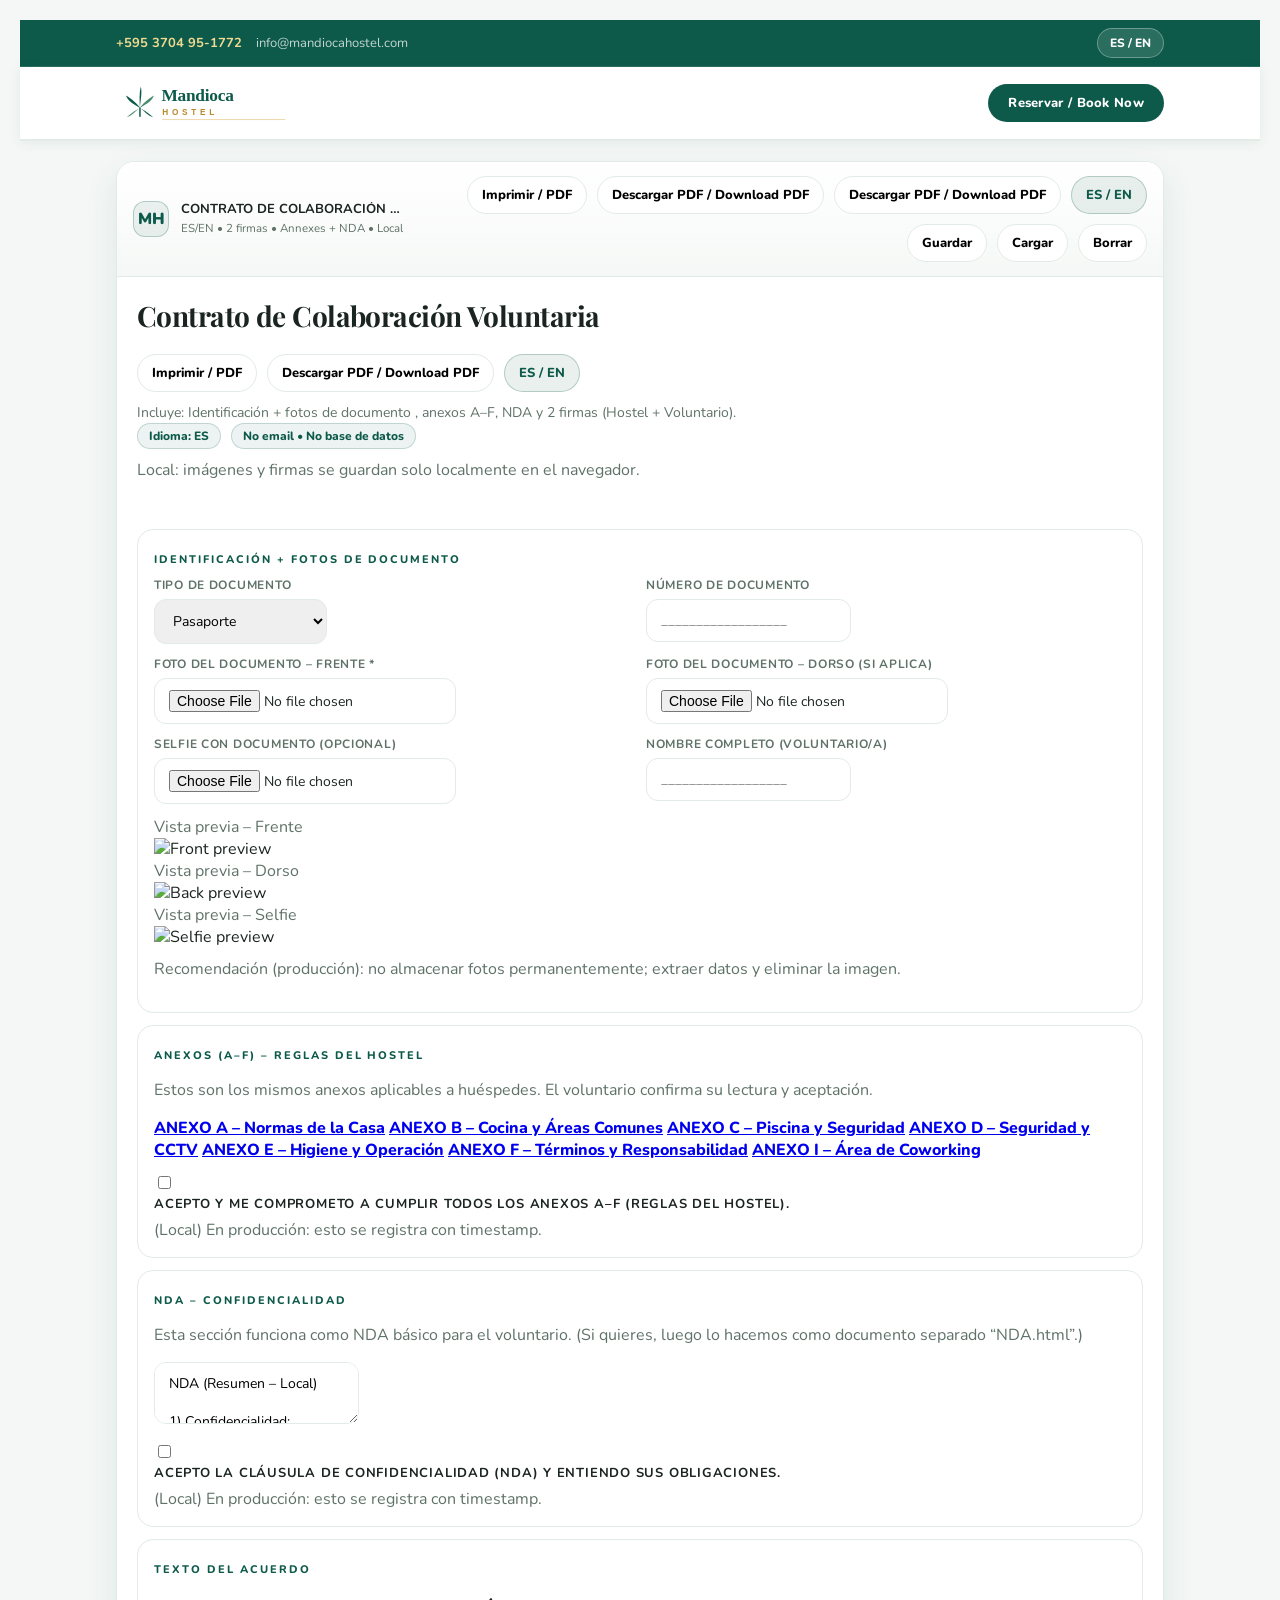
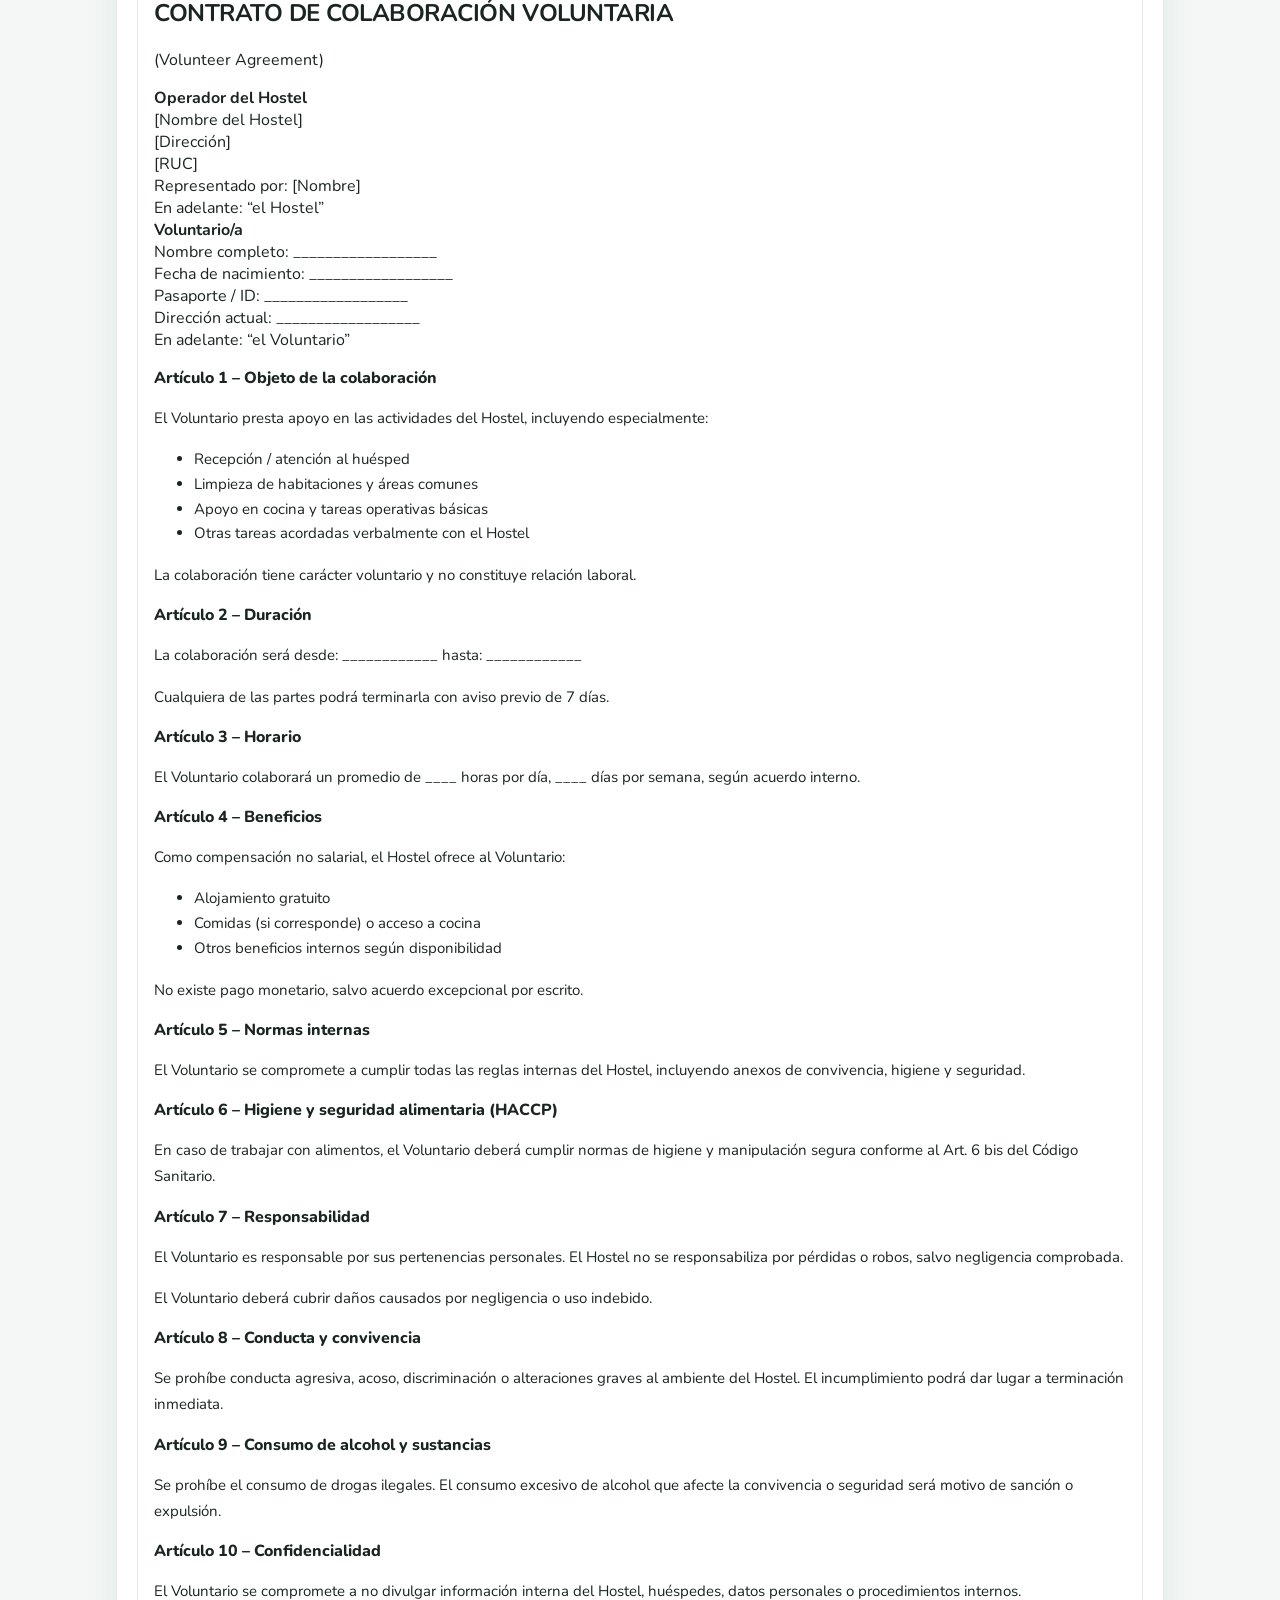
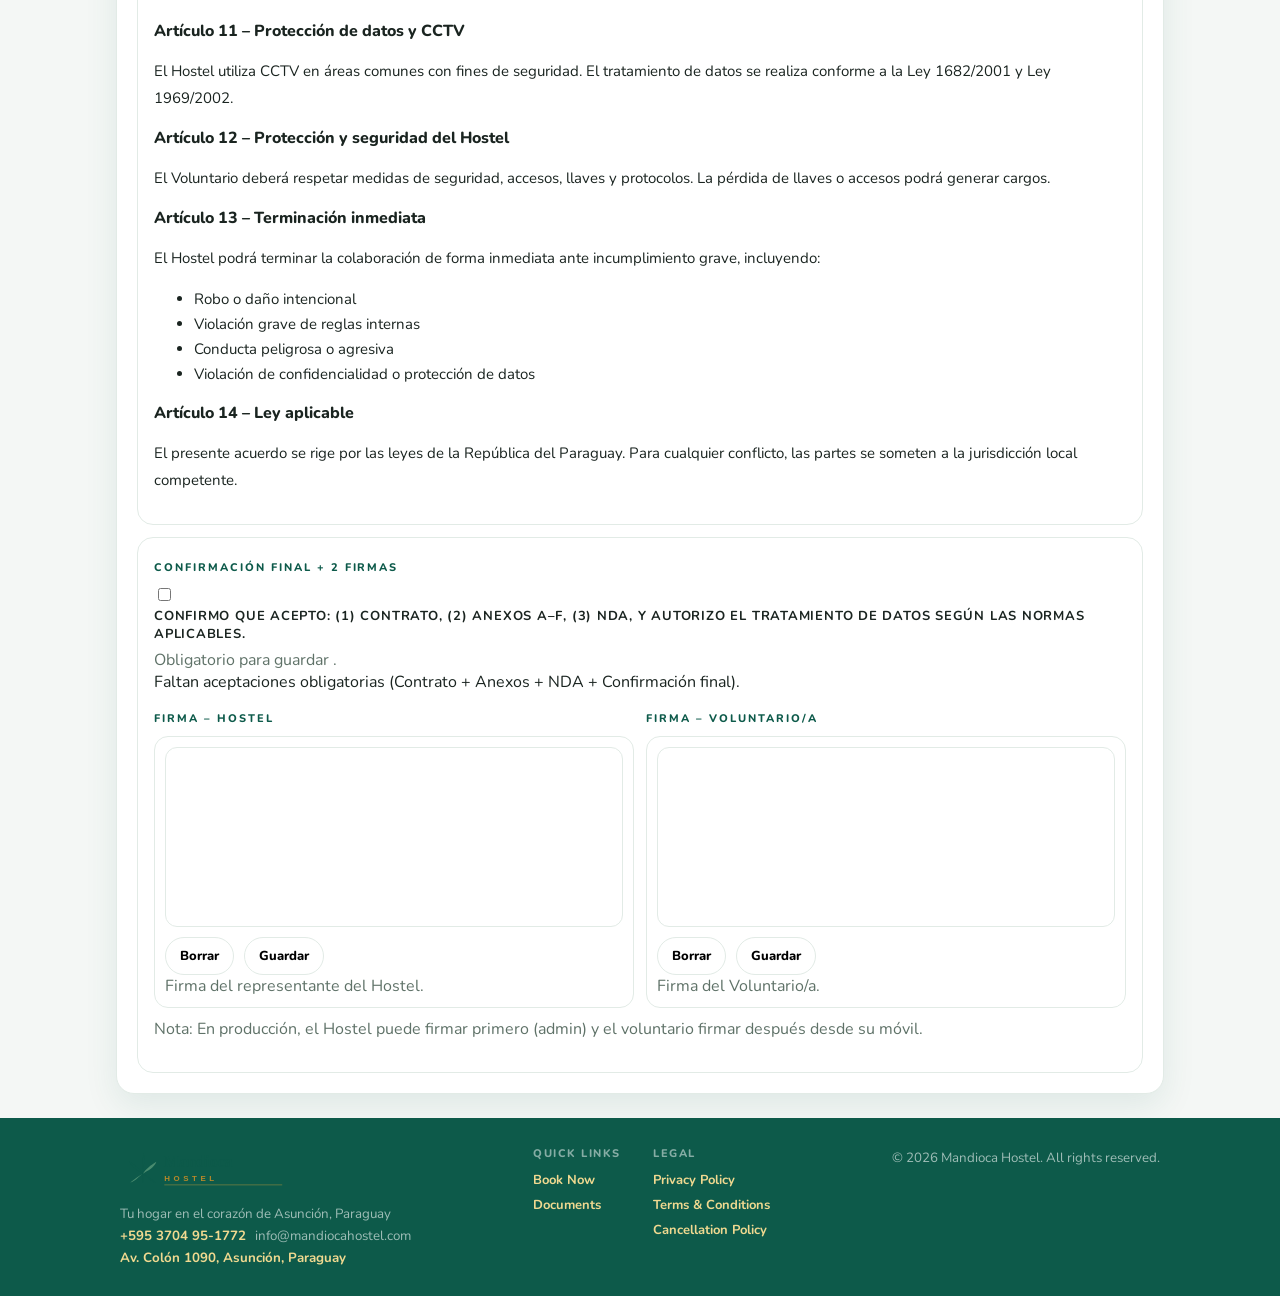
<file: volunteeragreement.html>
<!doctype html>
<html lang="es">
<head>
  <meta charset="utf-8" />
  <meta name="viewport" content="width=device-width,initial-scale=1" />
  <title>Volunteer Agreement – ES/EN (Local)</title>

  

  <link rel="stylesheet" href="site-style.css"/>
  <script src="config.js"></script>
  <script src="site-components.js" defer></script>
</head>

<body>
  <div class="wrap">
    <div class="card">

      <div class="topbar">
        <div class="brand">
          <div class="logo">MH</div>
          <div class="meta">
            <b id="titleTop">CONTRATO DE COLABORACIÓN VOLUNTARIA</b>
            <small id="subTop">ES/EN • 2 firmas • Annexes + NDA • Local</small>
          </div>
        </div>

        <div class="actions">
          <button class="btn" type="button" onclick="window.print()">Imprimir / PDF</button>
          <button class="btn" type="button" onclick="downloadPDF()">Descargar PDF / Download PDF</button>
          
          <button class="btn primary" type="button" onclick="toggleLang()">ES / EN</button>
          <button class="btn" type="button" onclick="saveDemo()">Guardar</button>
          <button class="btn" type="button" onclick="loadDemo()">Cargar</button>
          <button class="btn" type="button" onclick="clearDemo()">Borrar</button>
        </div>
      </div>

      <header>
        <h1 id="h1">Contrato de Colaboración Voluntaria</h1>
        <p class="subtitle" id="subtitle">
          Incluye: Identificación + fotos de documento , anexos A–F, NDA y 2 firmas (Hostel + Voluntario).
        </p>

        <div class="row print-hide">
          <span class="pill" id="langPill">Idioma: ES</span>
          <span class="pill">No email • No base de datos </span>
        </div>

        <p class="note print-hide" style="margin-top:10px;">
          Local: imágenes y firmas se guardan solo localmente en el navegador.
        </p>
      </header>

      <div class="content">

        <!-- Identificación + Fotos -->
        <div class="box upload">
          <div class="section-title" id="secId">Identificación + Fotos de Documento</div>

          <div class="grid">
            <div>
              <label id="docTypeLbl">Tipo de documento</label>
              <select id="docType">
                <option value="passport">Pasaporte</option>
                <option value="id">Cédula / DNI</option>
                <option value="license">Licencia de conducir</option>
                <option value="other">Otro</option>
              </select>
            </div>
            <div>
              <label id="docNumberLbl">Número de documento</label>
              <input id="docNumber" placeholder="__________________" />
            </div>
          </div>

          <div class="grid" style="margin-top:12px;">
            <div>
              <label id="frontLbl">Foto del documento – Frente *</label>
              <input id="docFront" type="file" accept="image/*" capture="environment" />
            </div>
            <div>
              <label id="backLbl">Foto del documento – Dorso (si aplica)</label>
              <input id="docBack" type="file" accept="image/*" capture="environment" />
            </div>
          </div>

          <div class="grid" style="margin-top:12px;">
            <div>
              <label id="selfieLbl">Selfie con documento (opcional)</label>
              <input id="selfie" type="file" accept="image/*" capture="user" />
            </div>
            <div>
              <label id="fullNameLbl">Nombre completo (voluntario/a)</label>
              <input id="fullName" placeholder="__________________" />
            </div>
          </div>

          <div class="preview" style="margin-top:12px;">
            <div class="imgbox">
              <div class="note" id="prevFrontLbl">Vista previa – Frente</div>
              <img id="prevFront" alt="Front preview" />
            </div>
            <div class="imgbox">
              <div class="note" id="prevBackLbl">Vista previa – Dorso</div>
              <img id="prevBack" alt="Back preview" />
            </div>
            <div class="imgbox">
              <div class="note" id="prevSelfieLbl">Vista previa – Selfie</div>
              <img id="prevSelfie" alt="Selfie preview" />
            </div>
          </div>

          <p class="note" style="margin-top:10px;" id="privacyNote">
            Recomendación (producción): no almacenar fotos permanentemente; extraer datos y eliminar la imagen.
          </p>
        </div>

        <!-- Annexes A-F (same as guests) -->
        <div class="box">
          <div class="section-title" id="secAnnex">Anexos (A–F) – Reglas del Hostel</div>
          <p class="note" id="annexNote">
            Estos son los mismos anexos aplicables a huéspedes. El voluntario confirma su lectura y aceptación.
          </p>

          <!-- Update these paths to your hosted routes if needed -->
          <div class="links">
            <a href="ANEXOA.html" target="_blank">ANEXO A – Normas de la Casa</a>
            <a href="ANEXOB.html" target="_blank">ANEXO B – Cocina y Áreas Comunes</a>
            <a href="ANNEXOC.html" target="_blank">ANEXO C – Piscina y Seguridad</a>
            <a href="ANEXOD.html" target="_blank">ANEXO D – Seguridad y CCTV</a>
            <a href="ANEXOE.html" target="_blank">ANEXO E – Higiene y Operación</a>
            <a href="ANNEXF.html" target="_blank">ANEXO F – Términos y Responsabilidad</a>
            <a href="ANNEXOI.html" target="_blank">ANEXO I – Área de Coworking</a>
          </div>

          <div class="checkbox" style="margin-top:12px;">
            <input id="acceptAnnex" type="checkbox" />
            <div>
              <label for="acceptAnnex" style="margin:0; color:var(--ink); font-size:13px;" id="acceptAnnexText">
                Acepto y me comprometo a cumplir todos los Anexos A–F (Reglas del Hostel).
              </label>
              <div class="note" id="acceptAnnexNote" style="margin-top:6px;">
                (Local) En producción: esto se registra con timestamp.
              </div>
            </div>
          </div>
        </div>

        <!-- NDA (embedded text + acceptance) -->
        <div class="box">
          <div class="section-title" id="secNda">NDA – Confidencialidad</div>

          <p class="note" id="ndaIntro">
            Esta sección funciona como NDA básico para el voluntario. (Si quieres, luego lo hacemos como documento separado “NDA.html”.)
          </p>

          <textarea id="ndaText">
NDA (Resumen – Local)

1) Confidencialidad:
El Voluntario se compromete a no divulgar información interna del Hostel, incluyendo operaciones, procedimientos, acceso, llaves/códigos, datos de huéspedes, precios, incidencias, proveedores, y cualquier información no pública.

2) Datos personales:
El Voluntario no copiará, compartirá ni difundirá datos personales de huéspedes o personal. El tratamiento se limita a lo estrictamente necesario para la operación interna.

3) Duración:
La obligación de confidencialidad se mantiene durante la colaboración y por 2 años después de su finalización.

4) Incumplimiento:
El Hostel podrá terminar inmediatamente la colaboración y podrá ejercer acciones legales conforme a la legislación aplicable.

(Producción: reemplazar por NDA completo.)
          </textarea>

          <div class="checkbox" style="margin-top:12px;">
            <input id="acceptNda" type="checkbox" />
            <div>
              <label for="acceptNda" style="margin:0; color:var(--ink); font-size:13px;" id="acceptNdaText">
                Acepto la cláusula de confidencialidad (NDA) y entiendo sus obligaciones.
              </label>
              <div class="note" id="acceptNdaNote" style="margin-top:6px;">
                (Local) En producción: esto se registra con timestamp.
              </div>
            </div>
          </div>
        </div>

        <!-- Agreement text (readable) -->
        <div class="box">
          <div class="section-title" id="secAgreement">Texto del acuerdo</div>

          <!-- ES -->
          <div id="esBlock" class="paper">
            <div class="paper-head">
              <h2 class="paper-title">CONTRATO DE COLABORACIÓN VOLUNTARIA</h2>
              <p class="paper-sub">(Volunteer Agreement)</p>
            </div>
            <div class="paper-body">
              <div class="party-grid">
                <div class="party-block">
                  <b>Operador del Hostel</b>
                  <div>[Nombre del Hostel]</div>
                  <div>[Dirección]</div>
                  <div>[RUC]</div>
                  <div>Representado por: [Nombre]</div>
                  <div>En adelante: “el Hostel”</div>
                </div>

                <div class="party-block">
                  <b>Voluntario/a</b>
                  <div>Nombre completo: __________________</div>
                  <div>Fecha de nacimiento: __________________</div>
                  <div>Pasaporte / ID: __________________</div>
                  <div>Dirección actual: __________________</div>
                  <div>En adelante: “el Voluntario”</div>
                </div>
              </div>

              <!-- Articles (as you already have) -->
              <div class="article">
                <h3>Artículo 1 – Objeto de la colaboración</h3>
                <p>El Voluntario presta apoyo en las actividades del Hostel, incluyendo especialmente:</p>
                <ul>
                  <li>Recepción / atención al huésped</li>
                  <li>Limpieza de habitaciones y áreas comunes</li>
                  <li>Apoyo en cocina y tareas operativas básicas</li>
                  <li>Otras tareas acordadas verbalmente con el Hostel</li>
                </ul>
                <p>La colaboración tiene carácter voluntario y no constituye relación laboral.</p>
              </div>

              <div class="article"><h3>Artículo 2 – Duración</h3><p>La colaboración será desde: ____________ hasta: ____________</p><p>Cualquiera de las partes podrá terminarla con aviso previo de 7 días.</p></div>
              <div class="article"><h3>Artículo 3 – Horario</h3><p>El Voluntario colaborará un promedio de ____ horas por día, ____ días por semana, según acuerdo interno.</p></div>
              <div class="article">
                <h3>Artículo 4 – Beneficios</h3>
                <p>Como compensación no salarial, el Hostel ofrece al Voluntario:</p>
                <ul>
                  <li>Alojamiento gratuito</li>
                  <li>Comidas (si corresponde) o acceso a cocina</li>
                  <li>Otros beneficios internos según disponibilidad</li>
                </ul>
                <p>No existe pago monetario, salvo acuerdo excepcional por escrito.</p>
              </div>
              <div class="article"><h3>Artículo 5 – Normas internas</h3><p>El Voluntario se compromete a cumplir todas las reglas internas del Hostel, incluyendo anexos de convivencia, higiene y seguridad.</p></div>
              <div class="article"><h3>Artículo 6 – Higiene y seguridad alimentaria (HACCP)</h3><p>En caso de trabajar con alimentos, el Voluntario deberá cumplir normas de higiene y manipulación segura conforme al Art. 6 bis del Código Sanitario.</p></div>
              <div class="article"><h3>Artículo 7 – Responsabilidad</h3><p>El Voluntario es responsable por sus pertenencias personales. El Hostel no se responsabiliza por pérdidas o robos, salvo negligencia comprobada.</p><p>El Voluntario deberá cubrir daños causados por negligencia o uso indebido.</p></div>
              <div class="article"><h3>Artículo 8 – Conducta y convivencia</h3><p>Se prohíbe conducta agresiva, acoso, discriminación o alteraciones graves al ambiente del Hostel. El incumplimiento podrá dar lugar a terminación inmediata.</p></div>
              <div class="article"><h3>Artículo 9 – Consumo de alcohol y sustancias</h3><p>Se prohíbe el consumo de drogas ilegales. El consumo excesivo de alcohol que afecte la convivencia o seguridad será motivo de sanción o expulsión.</p></div>
              <div class="article"><h3>Artículo 10 – Confidencialidad</h3><p>El Voluntario se compromete a no divulgar información interna del Hostel, huéspedes, datos personales o procedimientos internos.</p></div>
              <div class="article"><h3>Artículo 11 – Protección de datos y CCTV</h3><p>El Hostel utiliza CCTV en áreas comunes con fines de seguridad. El tratamiento de datos se realiza conforme a la Ley 1682/2001 y Ley 1969/2002.</p></div>
              <div class="article"><h3>Artículo 12 – Protección y seguridad del Hostel</h3><p>El Voluntario deberá respetar medidas de seguridad, accesos, llaves y protocolos. La pérdida de llaves o accesos podrá generar cargos.</p></div>
              <div class="article"><h3>Artículo 13 – Terminación inmediata</h3><p>El Hostel podrá terminar la colaboración de forma inmediata ante incumplimiento grave, incluyendo:</p><ul><li>Robo o daño intencional</li><li>Violación grave de reglas internas</li><li>Conducta peligrosa o agresiva</li><li>Violación de confidencialidad o protección de datos</li></ul></div>
              <div class="article"><h3>Artículo 14 – Ley aplicable</h3><p>El presente acuerdo se rige por las leyes de la República del Paraguay. Para cualquier conflicto, las partes se someten a la jurisdicción local competente.</p></div>
            </div>
          </div>

          <!-- EN -->
          <div id="enBlock" class="paper hidden">
            <div class="paper-head">
              <h2 class="paper-title">VOLUNTARY COLLABORATION AGREEMENT</h2>
              <p class="paper-sub">(Volunteer Agreement)</p>
            </div>
            <div class="paper-body">
              <div class="party-grid">
                <div class="party-block">
                  <b>Hostel Operator</b>
                  <div>[Hostel Name]</div>
                  <div>[Address]</div>
                  <div>[RUC]</div>
                  <div>Represented by: [Name]</div>
                  <div>Hereinafter: “the Hostel”</div>
                </div>

                <div class="party-block">
                  <b>Volunteer</b>
                  <div>Full name: __________________</div>
                  <div>Date of birth: __________________</div>
                  <div>Passport / ID: __________________</div>
                  <div>Current address: __________________</div>
                  <div>Hereinafter: “the Volunteer”</div>
                </div>
              </div>

              <!-- Same structure EN -->
              <div class="article">
                <h3>Article 1 – Purpose of collaboration</h3>
                <p>The Volunteer supports the Hostel’s activities, especially including:</p>
                <ul>
                  <li>Reception / guest assistance</li>
                  <li>Cleaning rooms and common areas</li>
                  <li>Kitchen support and basic operational tasks</li>
                  <li>Other tasks verbally agreed with the Hostel</li>
                </ul>
                <p>This collaboration is voluntary and does not constitute an employment relationship.</p>
              </div>

              <div class="article"><h3>Article 2 – Duration</h3><p>The collaboration will run from: ____________ to: ____________</p><p>Either party may terminate it with 7 days’ prior notice.</p></div>
              <div class="article"><h3>Article 3 – Schedule</h3><p>The Volunteer will collaborate an average of ____ hours per day, ____ days per week, according to internal agreement.</p></div>
              <div class="article"><h3>Article 4 – Benefits</h3><p>As non-salary compensation, the Hostel provides the Volunteer with:</p><ul><li>Free accommodation</li><li>Meals (if applicable) or access to kitchen</li><li>Other internal benefits subject to availability</li></ul><p>No monetary payment exists, unless exceptionally agreed in writing.</p></div>
              <div class="article"><h3>Article 5 – Internal rules</h3><p>The Volunteer agrees to comply with all Hostel internal rules, including coexistence, hygiene, and safety annexes.</p></div>
              <div class="article"><h3>Article 6 – Hygiene and food safety (HACCP)</h3><p>If working with food, the Volunteer must comply with hygiene and safe handling rules pursuant to Art. 6 bis of the Sanitary Code.</p></div>
              <div class="article"><h3>Article 7 – Liability</h3><p>The Volunteer is responsible for personal belongings. The Hostel is not liable for loss or theft, except in cases of proven negligence.</p><p>The Volunteer must cover damages caused by negligence or improper use.</p></div>
              <div class="article"><h3>Article 8 – Conduct and coexistence</h3><p>Aggressive behavior, harassment, discrimination, or serious disturbances are prohibited. Breach may result in immediate termination.</p></div>
              <div class="article"><h3>Article 9 – Alcohol and substances</h3><p>Illegal drugs are prohibited. Excessive alcohol consumption affecting coexistence or safety may lead to sanctions or expulsion.</p></div>
              <div class="article"><h3>Article 10 – Confidentiality</h3><p>The Volunteer agrees not to disclose internal Hostel information, guests, personal data, or internal procedures.</p></div>
              <div class="article"><h3>Article 11 – Data protection and CCTV</h3><p>The Hostel uses CCTV in common areas for security purposes. Data processing is carried out in accordance with Law 1682/2001 and Law 1969/2002.</p></div>
              <div class="article"><h3>Article 12 – Hostel protection and security</h3><p>The Volunteer must respect security measures, access, keys, and protocols. Loss of keys/access may result in charges.</p></div>
              <div class="article"><h3>Article 13 – Immediate termination</h3><p>The Hostel may terminate the collaboration immediately in case of serious breach, including:</p><ul><li>Theft or intentional damage</li><li>Serious violation of internal rules</li><li>Dangerous or aggressive behavior</li><li>Breach of confidentiality or data protection</li></ul></div>
              <div class="article"><h3>Article 14 – Governing law</h3><p>This agreement is governed by the laws of the Republic of Paraguay. For any dispute, the parties submit to the competent local jurisdiction.</p></div>
            </div>
          </div>
        </div>

        <!-- FINAL: Required acceptance + 2 signatures -->
        <div class="box">
          <div class="section-title" id="secFinal">Confirmación final + 2 firmas</div>

          <div class="checkbox">
            <input id="acceptAll" type="checkbox" />
            <div>
              <label for="acceptAll" style="margin:0; color:var(--ink); font-size:13px;" id="acceptAllText">
                Confirmo que acepto: (1) Contrato, (2) Anexos A–F, (3) NDA, y autorizo el tratamiento de datos según las normas aplicables.
              </label>
              <div class="note" id="acceptAllNote" style="margin-top:6px;">
                Obligatorio para guardar .
              </div>
            </div>
          </div>

          <div class="danger" id="errMsg">Faltan aceptaciones obligatorias (Contrato + Anexos + NDA + Confirmación final).</div>

          <div class="grid" style="margin-top:12px;">
            <div>
              <div class="section-title">Firma – Hostel</div>
              <div class="sig-wrap">
                <canvas id="sigHostel" class="sig"></canvas>
                <input type="hidden" id="sigHostelData" />
                <div class="sig-actions">
                  <button class="btn" type="button" onclick="clearSig('hostel')">Borrar</button>
                  <button class="btn" type="button" onclick="saveSig('hostel')">Guardar</button>
                </div>
                <div class="note">Firma del representante del Hostel.</div>
              </div>
            </div>

            <div>
              <div class="section-title">Firma – Voluntario/a</div>
              <div class="sig-wrap">
                <canvas id="sigVolunteer" class="sig"></canvas>
                <input type="hidden" id="sigVolunteerData" />
                <div class="sig-actions">
                  <button class="btn" type="button" onclick="clearSig('volunteer')">Borrar</button>
                  <button class="btn" type="button" onclick="saveSig('volunteer')">Guardar</button>
                </div>
                <div class="note">Firma del Voluntario/a.</div>
              </div>
            </div>
          </div>

          <p class="note" style="margin-top:10px;">
            Nota: En producción, el Hostel puede firmar primero (admin) y el voluntario firmar después desde su móvil.
          </p>
        </div>

      </div>
    </div>
  </div>

  <script>
    const STORAGE_KEY = "mh_volunteer_agreement_demo_v3";
    let lang = "es";

    function toggleLang(){
      lang = (lang === "es") ? "en" : "es";
      document.getElementById("esBlock").classList.toggle("hidden", lang !== "es");
      document.getElementById("enBlock").classList.toggle("hidden", lang !== "en");
      document.getElementById("langPill").textContent = (lang==="es") ? "Idioma: ES" : "Language: EN";
      document.getElementById("titleTop").textContent = (lang==="es") ? "CONTRATO DE COLABORACIÓN VOLUNTARIA" : "VOLUNTARY COLLABORATION AGREEMENT";
      document.getElementById("h1").textContent = (lang==="es") ? "Contrato de Colaboración Voluntaria" : "Voluntary Collaboration Agreement";
      document.getElementById("subtitle").textContent = (lang==="es")
        ? "Incluye: Identificación + fotos de documento , anexos A–F, NDA y 2 firmas (Hostel + Voluntario)."
        : "Includes: ID + document photos , Annexes A–F, NDA and 2 signatures (Hostel + Volunteer).";

      document.getElementById("secId").textContent = (lang==="es") ? "Identificación + Fotos de Documento" : "Identification + Document Photos";
      document.getElementById("docTypeLbl").textContent = (lang==="es") ? "Tipo de documento" : "Document type";
      document.getElementById("docNumberLbl").textContent = (lang==="es") ? "Número de documento" : "Document number";
      document.getElementById("frontLbl").textContent = (lang==="es") ? "Foto del documento – Frente *" : "Document photo – Front *";
      document.getElementById("backLbl").textContent = (lang==="es") ? "Foto del documento – Dorso (si aplica)" : "Document photo – Back (if applicable)";
      document.getElementById("selfieLbl").textContent = (lang==="es") ? "Selfie con documento (opcional)" : "Selfie with document (optional)";
      document.getElementById("fullNameLbl").textContent = (lang==="es") ? "Nombre completo (voluntario/a)" : "Full name (volunteer)";
      document.getElementById("prevFrontLbl").textContent = (lang==="es") ? "Vista previa – Frente" : "Preview – Front";
      document.getElementById("prevBackLbl").textContent = (lang==="es") ? "Vista previa – Dorso" : "Preview – Back";
      document.getElementById("prevSelfieLbl").textContent = (lang==="es") ? "Vista previa – Selfie" : "Preview – Selfie";
      document.getElementById("privacyNote").textContent = (lang==="es")
        ? "Recomendación (producción): no almacenar fotos permanentemente; extraer datos y eliminar la imagen."
        : "Recommendation (production): do not store photos permanently; extract data and delete the image.";

      document.getElementById("secAnnex").textContent = (lang==="es") ? "Anexos (A–F) – Reglas del Hostel" : "Annexes (A–F) – Hostel Rules";
      document.getElementById("annexNote").textContent = (lang==="es")
        ? "Estos son los mismos anexos aplicables a huéspedes. El voluntario confirma su lectura y aceptación."
        : "These are the same annexes applicable to guests. The volunteer confirms reading and acceptance.";
      document.getElementById("acceptAnnexText").textContent = (lang==="es")
        ? "Acepto y me comprometo a cumplir todos los Anexos A–F (Reglas del Hostel)."
        : "I accept and commit to follow all Annexes A–F (Hostel Rules).";

      document.getElementById("secNda").textContent = (lang==="es") ? "NDA – Confidencialidad" : "NDA – Confidentiality";
      document.getElementById("ndaIntro").textContent = (lang==="es")
        ? "Esta sección funciona como NDA básico para el voluntario. (Luego se puede separar a NDA.html.)"
        : "This section works as a basic NDA for the volunteer. (Later it can be separated into NDA.html.)";
      document.getElementById("acceptNdaText").textContent = (lang==="es")
        ? "Acepto la cláusula de confidencialidad (NDA) y entiendo sus obligaciones."
        : "I accept the confidentiality clause (NDA) and understand my obligations.";

      document.getElementById("secAgreement").textContent = (lang==="es") ? "Texto del acuerdo" : "Agreement text";
      document.getElementById("secFinal").textContent = (lang==="es") ? "Confirmación final + 2 firmas" : "Final confirmation + 2 signatures";
      document.getElementById("acceptAllText").textContent = (lang==="es")
        ? "Confirmo que acepto: (1) Contrato, (2) Anexos A–F, (3) NDA, y autorizo el tratamiento de datos según las normas aplicables."
        : "I confirm I accept: (1) Agreement, (2) Annexes A–F, (3) NDA, and authorize data processing per applicable rules.";
      document.getElementById("errMsg").textContent = (lang==="es")
        ? "Faltan aceptaciones obligatorias (Contrato + Anexos + NDA + Confirmación final)."
        : "Missing required acceptances (Agreement + Annexes + NDA + Final confirmation).";
    }

    // Images preview
    function fileToDataURL(file){
      return new Promise((resolve,reject)=>{
        const reader = new FileReader();
        reader.onload = () => resolve(reader.result);
        reader.onerror = reject;
        reader.readAsDataURL(file);
      });
    }
    async function setPreview(inputId, imgId){
      const input = document.getElementById(inputId);
      const img = document.getElementById(imgId);
      const file = input.files && input.files[0];
      if (!file){ img.removeAttribute("src"); return ""; }
      const data = await fileToDataURL(file);
      img.src = data;
      return data;
    }
    document.getElementById("docFront").addEventListener("change", ()=>setPreview("docFront","prevFront"));
    document.getElementById("docBack").addEventListener("change", ()=>setPreview("docBack","prevBack"));
    document.getElementById("selfie").addEventListener("change", ()=>setPreview("selfie","prevSelfie"));

    // ---- TWO signature pads ----
    function initPad(canvasId){
      const c = document.getElementById(canvasId);
      const ctx = c.getContext("2d");

      function resize(){
        const ratio = window.devicePixelRatio || 1;
        const rect = c.getBoundingClientRect();
        c.width = Math.floor(rect.width * ratio);
        c.height = Math.floor(rect.height * ratio);
        ctx.setTransform(ratio,0,0,ratio,0,0);
        ctx.lineWidth = 2;
        ctx.lineCap = "round";
        ctx.strokeStyle = "#111";
      }
      resize();
      window.addEventListener("resize", resize);

      let drawing=false, last={x:0,y:0};

      function pos(e){
        const r = c.getBoundingClientRect();
        if (e.touches && e.touches[0]) return {x:e.touches[0].clientX-r.left, y:e.touches[0].clientY-r.top};
        return {x:e.clientX-r.left, y:e.clientY-r.top};
      }
      function start(e){ drawing=true; last=pos(e); e.preventDefault(); }
      function move(e){
        if(!drawing) return;
        const p=pos(e);
        ctx.beginPath(); ctx.moveTo(last.x,last.y); ctx.lineTo(p.x,p.y); ctx.stroke();
        last=p; e.preventDefault();
      }
      function end(){ drawing=false; }

      c.addEventListener("mousedown", start);
      c.addEventListener("mousemove", move);
      window.addEventListener("mouseup", end);

      c.addEventListener("touchstart", start, {passive:false});
      c.addEventListener("touchmove", move, {passive:false});
      c.addEventListener("touchend", end);

      return { canvas:c, ctx };
    }

    const padHostel = initPad("sigHostel");
    const padVolunteer = initPad("sigVolunteer");

    function clearSig(which){
      if (which === "hostel"){
        padHostel.ctx.clearRect(0,0,padHostel.canvas.width,padHostel.canvas.height);
        document.getElementById("sigHostelData").value = "";
      } else {
        padVolunteer.ctx.clearRect(0,0,padVolunteer.canvas.width,padVolunteer.canvas.height);
        document.getElementById("sigVolunteerData").value = "";
      }
    }

    function saveSig(which){
      if (which === "hostel"){
        document.getElementById("sigHostelData").value = padHostel.canvas.toDataURL("image/png");
        alert(lang==="es" ? "Firma Hostel guardada ." : "Hostel signature saved .");
      } else {
        document.getElementById("sigVolunteerData").value = padVolunteer.canvas.toDataURL("image/png");
        alert(lang==="es" ? "Firma Voluntario guardada ." : "Volunteer signature saved .");
      }
    }

    // Save/load/clear local
    async function saveDemo(){
      const err = document.getElementById("errMsg");
      err.classList.remove("show");

      const okAnnex = document.getElementById("acceptAnnex").checked;
      const okNda   = document.getElementById("acceptNda").checked;
      const okAll   = document.getElementById("acceptAll").checked;

      if (!okAnnex || !okNda || !okAll){
        err.classList.add("show");
        err.scrollIntoView({behavior:"smooth", block:"center"});
        return;
      }

      const payload = {
        lang,
        docType: document.getElementById("docType").value || "",
        docNumber: document.getElementById("docNumber").value || "",
        fullName: document.getElementById("fullName").value || "",
        acceptAnnex: okAnnex,
        acceptNda: okNda,
        acceptAll: okAll,
        ndaText: document.getElementById("ndaText").value || "",
        sigHostel: document.getElementById("sigHostelData").value || "",
        sigVolunteer: document.getElementById("sigVolunteerData").value || "",
        images: {
          front: document.getElementById("prevFront").src || "",
          back: document.getElementById("prevBack").src || "",
          selfie: document.getElementById("prevSelfie").src || ""
        },
        savedAt: new Date().toISOString()
      };

      localStorage.setItem(STORAGE_KEY, JSON.stringify(payload));
      alert(lang==="es" ? "Guardado  ✅" : "Saved  ✅");
    }

    function loadDemo(){
      const raw = localStorage.getItem(STORAGE_KEY);
      if (!raw){
        alert(lang==="es" ? "No hay datos guardados." : "No saved data.");
        return;
      }
      const data = JSON.parse(raw);

      if (data.lang && data.lang !== lang){
        lang = data.lang;
        toggleLang();
      }

      document.getElementById("docType").value = data.docType || "passport";
      document.getElementById("docNumber").value = data.docNumber || "";
      document.getElementById("fullName").value = data.fullName || "";

      document.getElementById("acceptAnnex").checked = !!data.acceptAnnex;
      document.getElementById("acceptNda").checked = !!data.acceptNda;
      document.getElementById("acceptAll").checked = !!data.acceptAll;

      if (data.ndaText) document.getElementById("ndaText").value = data.ndaText;

      if (data.images && data.images.front) document.getElementById("prevFront").src = data.images.front;
      if (data.images && data.images.back) document.getElementById("prevBack").src = data.images.back;
      if (data.images && data.images.selfie) document.getElementById("prevSelfie").src = data.images.selfie;

      document.getElementById("sigHostelData").value = data.sigHostel || "";
      document.getElementById("sigVolunteerData").value = data.sigVolunteer || "";

      alert(lang==="es" ? "Cargado ✅" : "Loaded ✅");
    }

    function clearDemo(){
      localStorage.removeItem(STORAGE_KEY);
      document.getElementById("docType").value = "passport";
      document.getElementById("docNumber").value = "";
      document.getElementById("fullName").value = "";
      document.getElementById("acceptAnnex").checked = false;
      document.getElementById("acceptNda").checked = false;
      document.getElementById("acceptAll").checked = false;

      document.getElementById("prevFront").removeAttribute("src");
      document.getElementById("prevBack").removeAttribute("src");
      document.getElementById("prevSelfie").removeAttribute("src");
      document.getElementById("docFront").value = "";
      document.getElementById("docBack").value = "";
      document.getElementById("selfie").value = "";

      document.getElementById("ndaText").value = document.getElementById("ndaText").defaultValue;

      clearSig("hostel");
      clearSig("volunteer");
      alert(lang==="es" ? "Borrado ✅" : "Cleared ✅");
    }
  </script>
</body>
</html>
</file>
<file: site-style.css>
/* ============================================================
   Mandioca Hostel — Document Theme
   Style matches mandiocahostel.com visual identity
   ============================================================ */

@import url('https://fonts.googleapis.com/css2?family=Playfair+Display:wght@700;900&family=Nunito:wght@400;600;700;800&display=swap');

:root {
  --mh-green:   #0d5a4a;
  --mh-green2:  #0f6b58;
  --mh-leaf:    #4a8c6f;
  --mh-gold:    #c49a2a;
  --mh-gold-lt: #f0d990;
  --mh-ink:     #1a2420;
  --mh-muted:   #5f7268;
  --mh-line:    #e2ebe6;
  --mh-bg:      #f4f7f5;
  --mh-paper:   #ffffff;
  --mh-radius:  18px;
  --mh-shadow:  0 12px 34px rgba(13,90,74,.09);
  --mh-font:    'Nunito', ui-sans-serif, system-ui, sans-serif;
  --mh-serif:   'Playfair Display', ui-serif, Georgia, serif;
}

*{box-sizing:border-box;}
html,body{min-height:100%;}

body{
  margin:0;
  font-family:var(--mh-font);
  color:var(--mh-ink);
  background:var(--mh-bg);
  overflow-y:auto;
  -webkit-overflow-scrolling:touch;
}

/* Print header */
.mh-printhead{display:none;align-items:center;justify-content:space-between;gap:14px;padding:14px 18px 0;}
.mh-printhead .mh-ph-left{display:flex;align-items:center;gap:12px;}
.mh-printhead img{height:44px;width:auto;display:block;}
.mh-printhead .mh-ph-title{font-family:var(--mh-serif);font-weight:900;font-size:18px;margin:0;}
.mh-printhead .mh-ph-meta{font-size:12px;color:var(--mh-muted);line-height:1.35;}
.mh-printhead .mh-ph-right{text-align:right;font-size:12px;color:var(--mh-muted);line-height:1.35;white-space:pre-line;}

/* Top contact strip — dark green bar */
.mh-topstrip{background:var(--mh-green);border-bottom:1px solid rgba(255,255,255,.12);}
.mh-topstrip-inner{max-width:1080px;margin:0 auto;padding:8px 16px;display:flex;gap:12px;align-items:center;justify-content:space-between;flex-wrap:wrap;}
.mh-topstrip a{color:var(--mh-gold-lt);text-decoration:none;font-weight:700;font-size:13px;}
.mh-topstrip a:hover{color:#fff;}
.mh-topstrip .mh-contact{display:flex;gap:14px;align-items:center;flex-wrap:wrap;color:rgba(255,255,255,.75);font-size:13px;}
.mh-badge{display:inline-flex;align-items:center;gap:8px;padding:6px 10px;border-radius:999px;border:1px solid rgba(255,255,255,.3);background:rgba(255,255,255,.12);color:#fff;font-weight:800;font-size:12px;}

/* Main nav */
.mh-nav{background:var(--mh-paper);border-bottom:2px solid var(--mh-line);box-shadow:0 2px 12px rgba(13,90,74,.07);}
.mh-nav-inner{max-width:1080px;margin:0 auto;padding:12px 16px;display:flex;align-items:center;justify-content:space-between;gap:12px;flex-wrap:wrap;}
.mh-brand{display:flex;align-items:center;gap:12px;}
.mh-brand img{height:48px;width:auto;display:block;}
.mh-cta{display:inline-flex;align-items:center;justify-content:center;gap:8px;padding:10px 20px;border-radius:999px;border:none;background:var(--mh-green);color:#fff;text-decoration:none;font-weight:800;font-size:13px;letter-spacing:.3px;transition:background .18s;}
.mh-cta:hover{background:var(--mh-green2);}

/* Document wrapper */
.wrap{max-width:1080px!important;margin:20px auto!important;padding:0 16px!important;}
.card{background:var(--mh-paper)!important;border:1px solid var(--mh-line)!important;border-radius:var(--mh-radius)!important;box-shadow:var(--mh-shadow)!important;overflow:hidden;}

.hidden{display:none!important;}

/* Document topbar */
.topbar{
  display:flex;
  align-items:center;
  justify-content:space-between;
  gap:12px;
  padding:14px 16px!important;
  border-bottom:1px solid var(--mh-line)!important;
  background:linear-gradient(180deg,rgba(255,255,255,.97),rgba(244,247,245,.85));
  backdrop-filter:blur(10px);
}
.topbar .brand{display:flex;align-items:center;gap:12px;min-width:0;}
.topbar .logo{width:36px;height:36px;border-radius:12px;display:grid;place-items:center;font-weight:900;color:var(--mh-green);border:1px solid rgba(13,90,74,.25);background:rgba(13,90,74,.08);flex:0 0 auto;}
.topbar .meta{display:flex;flex-direction:column;gap:2px;min-width:0;}
.topbar .meta b{font-size:13px;line-height:1.2;white-space:nowrap;overflow:hidden;text-overflow:ellipsis;}
.topbar .meta small{font-size:11.5px;color:var(--mh-muted);white-space:nowrap;overflow:hidden;text-overflow:ellipsis;}
.topbar .actions{display:flex;align-items:center;gap:10px;flex-wrap:wrap;justify-content:flex-end;}
@media(max-width:820px){.topbar{align-items:flex-start;}.topbar .actions{gap:8px;}}

/* Headings */
header{padding:20px 20px 0!important;}
h1{font-family:var(--mh-serif)!important;margin:0!important;font-size:28px!important;letter-spacing:-.02em;color:var(--mh-ink);}
.subtitle{margin:8px 0 0!important;color:var(--mh-muted)!important;line-height:1.5!important;font-size:14px!important;}
.content{padding:20px!important;}

/* Layout */
.hr{height:1px;background:var(--mh-line);margin:14px 0!important;}
.grid{display:grid;grid-template-columns:1fr 1fr;gap:12px;}
@media(max-width:820px){.grid{grid-template-columns:1fr;}}
.row{display:flex;gap:10px;flex-wrap:wrap;align-items:center;}
label{display:block;font-size:12px;color:var(--mh-muted);margin:0 0 6px;font-weight:700;text-transform:uppercase;letter-spacing:.06em;}
form>h2,form>h3{margin-top:14px;}
form .box{margin-top:12px;}
.scan-grid{display:grid;grid-template-columns:1fr 1fr;gap:12px;}
@media(max-width:820px){.scan-grid{grid-template-columns:1fr;}}

.box{border:1px solid var(--mh-line)!important;border-radius:16px!important;padding:16px!important;background:#fff!important;margin-top:12px!important;}
.section-title{font-size:11px!important;letter-spacing:.18em!important;text-transform:uppercase!important;margin:0 0 10px!important;color:var(--mh-green)!important;font-weight:800!important;}
.note{color:var(--mh-muted)!important;}

/* Buttons */
.btn{border:1px solid var(--mh-line)!important;background:#fff!important;padding:9px 14px!important;border-radius:999px!important;cursor:pointer!important;font-weight:800!important;font-family:var(--mh-font)!important;font-size:13px!important;transition:box-shadow .15s,border-color .15s!important;}
.btn.primary{border-color:rgba(13,90,74,.25)!important;background:rgba(13,90,74,.09)!important;color:var(--mh-green)!important;}
.btn:hover{box-shadow:0 0 0 4px rgba(13,90,74,.10);border-color:rgba(13,90,74,.3)!important;}

/* Inputs */
input,select,textarea{border:1px solid var(--mh-line)!important;border-radius:12px!important;padding:11px 14px!important;font-size:14px!important;font-family:var(--mh-font)!important;}
input:focus,select:focus,textarea:focus{outline:none!important;border-color:rgba(13,90,74,.5)!important;box-shadow:0 0 0 4px rgba(13,90,74,.10)!important;}

a.link,.links a{border-radius:12px!important;font-weight:800!important;}
a.link:hover,.links a:hover{border-color:rgba(13,90,74,.35)!important;box-shadow:0 0 0 4px rgba(13,90,74,.08)!important;}

/* Footer — dark green */
.mh-footer{margin-top:24px;background:var(--mh-green);border-top:none;}
.mh-footer-inner{max-width:1080px;margin:0 auto;padding:28px 20px;display:flex;gap:24px;flex-wrap:wrap;align-items:flex-start;justify-content:space-between;}
.mh-footer small{color:rgba(255,255,255,.6);}
.mh-footer a{color:var(--mh-gold-lt);text-decoration:none;font-weight:700;}
.mh-footer a:hover{color:#fff;}
.mh-footer .mh-cols{display:flex;gap:32px;flex-wrap:wrap;}
.mh-footer h4{margin:0 0 10px;font-size:11px;text-transform:uppercase;letter-spacing:.14em;color:rgba(255,255,255,.5);font-weight:800;}
.mh-footer ul{margin:0;padding:0;list-style:none;}
.mh-footer li{margin:7px 0;font-size:13px;color:rgba(255,255,255,.8);}

/* Language toggle */
.mh-langbtn{display:inline-flex;align-items:center;gap:8px;border:1px solid rgba(255,255,255,.3);background:rgba(255,255,255,.12);padding:6px 12px;border-radius:999px;font-weight:800;color:#fff;cursor:pointer;font-size:12px;font-family:var(--mh-font);}
.mh-langbtn:hover{background:rgba(255,255,255,.22);border-color:rgba(255,255,255,.5);}

/* Readability */
.paper-title,h1{letter-spacing:-.02em;}
.article h3{font-size:16px!important;font-weight:800!important;color:var(--mh-ink)!important;}
.article p{font-size:15px!important;line-height:1.75!important;}
.article li{font-size:15px!important;line-height:1.65!important;}

/* Signature */
.sig-wrap{border:1px solid var(--mh-line)!important;border-radius:14px!important;padding:10px!important;background:#fff!important;}
canvas.sig{width:100%!important;height:180px!important;display:block!important;border:1px solid var(--mh-line)!important;border-radius:12px!important;background:#fff!important;touch-action:none!important;}
.sig-actions{display:flex;gap:10px;flex-wrap:wrap;margin-top:10px;}

/* Pill */
.pill{display:inline-flex;align-items:center;gap:8px;padding:6px 11px;border-radius:999px;border:1px solid rgba(13,90,74,.2);background:rgba(13,90,74,.07);color:var(--mh-green);font-weight:800;font-size:12px;line-height:1;}

/* Misc */
video{width:100%;height:auto;border-radius:14px;border:1px solid var(--mh-line);background:#000;}
.mono{font-family:ui-monospace,SFMono-Regular,Menlo,Monaco,Consolas,"Courier New",monospace;}
.danger-msg{display:none;margin-top:12px;padding:10px 14px;border-radius:14px;border:1px solid rgba(176,0,32,.22);background:rgba(176,0,32,.06);color:#8a001a;font-weight:700;font-size:13px;line-height:1.35;}
.danger-msg.show{display:block;}
.toast{position:sticky;top:0;z-index:20;margin:0;padding:10px 16px;border-bottom:1px solid var(--mh-line);background:rgba(255,255,255,.94);backdrop-filter:blur(8px);font-weight:800;color:var(--mh-green);}
.section-title{margin-top:6px!important;}
.box.scan{padding:16px!important;}
.mh-doc-toolbar{display:flex;gap:10px;flex-wrap:wrap;margin:10px 0 0 0;padding:10px 0 2px 0;}

/* ── PRINT ── */
@media print{
  html,body{background:#fff!important;}
  .mh-topstrip,.mh-nav,.mh-footer,
  .topbar,.actions,.langbar,.t-actions,.print-hide,
  .btn,button,a.btn,.pill,.pill-row,.switch,.toggle,
  .toolbar,.doc-toolbar,.doc-actions,.mh-doc-toolbar,
  [data-ui="toolbar"],[data-role="toolbar"]{
    display:none!important;visibility:hidden!important;
  }
  .wrap{margin:0!important;padding:0!important;max-width:none!important;}
  .card{border:none!important;border-radius:0!important;box-shadow:none!important;}
  header,.content{padding:12mm 12mm 0!important;}
  .mh-printhead{display:flex!important;}
  h1,h2,h3{page-break-after:avoid;}
  *{-webkit-print-color-adjust:exact;print-color-adjust:exact;}
}
</file>
